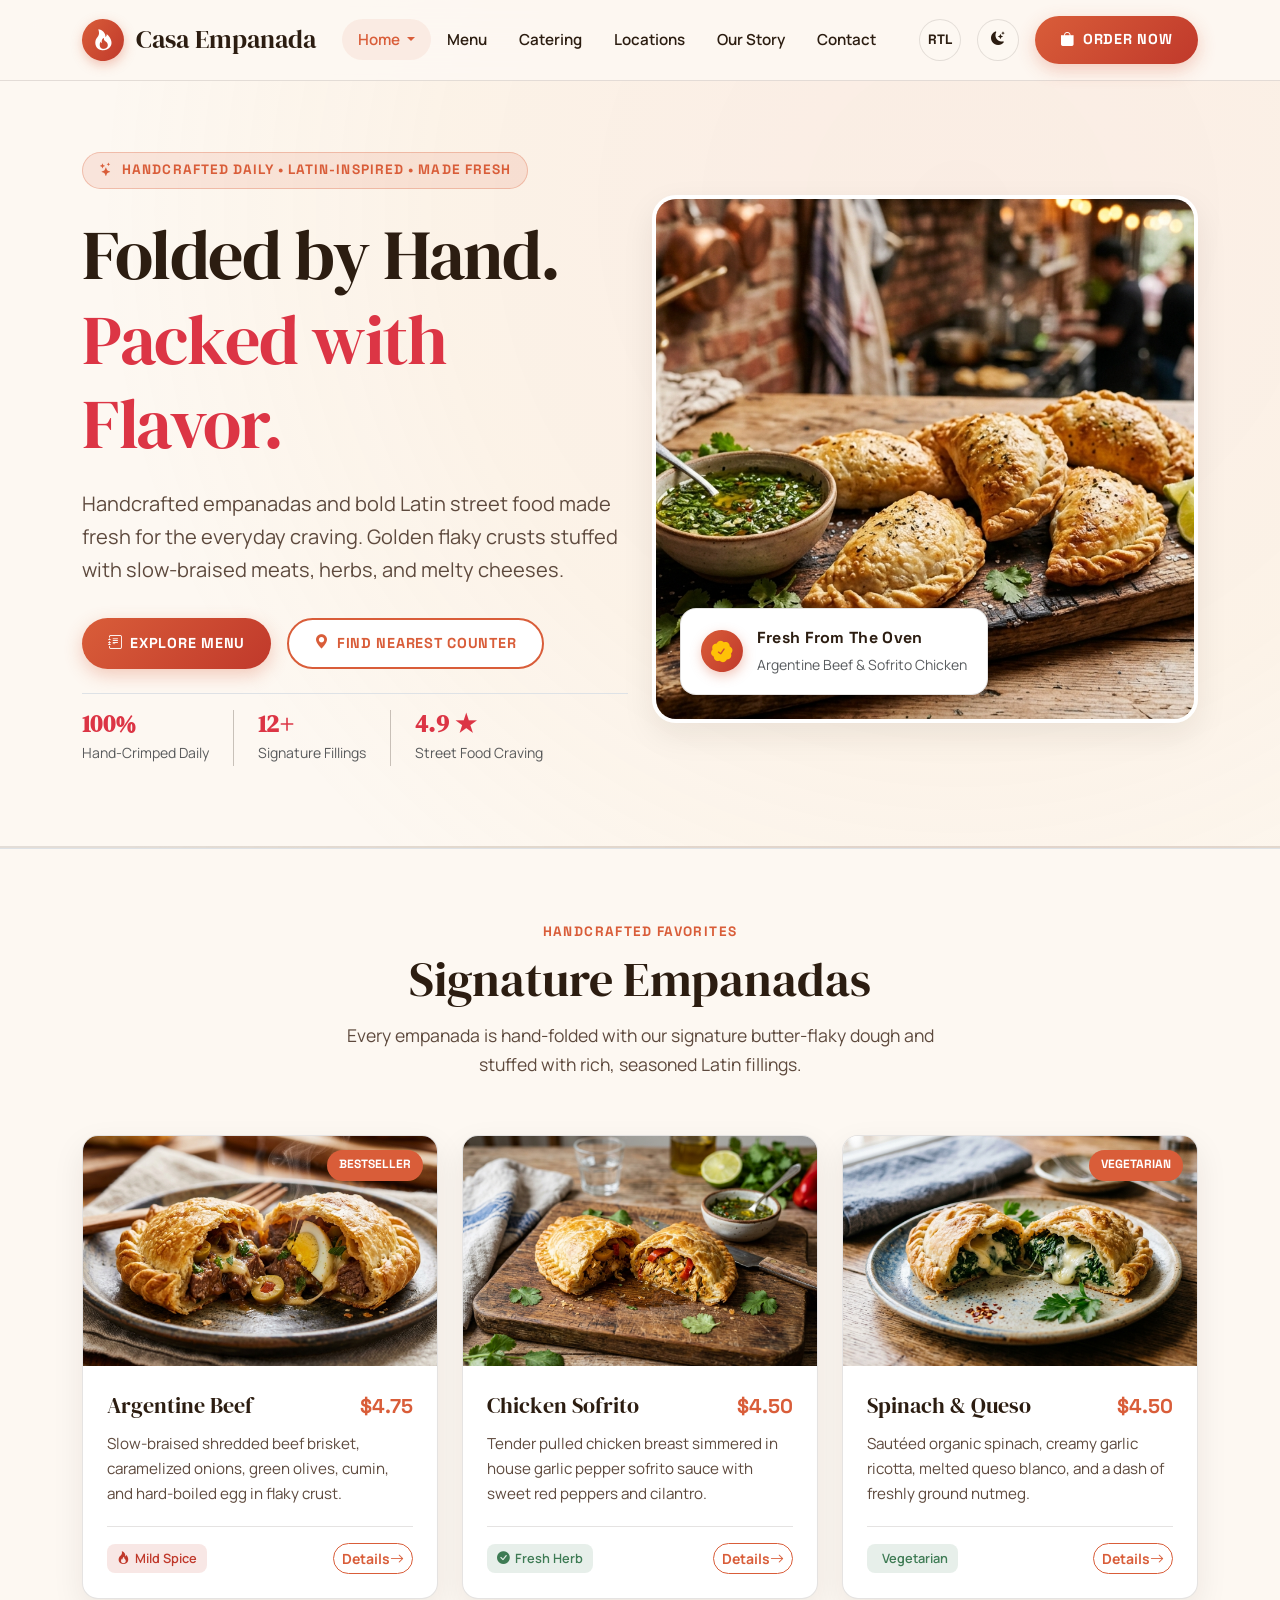
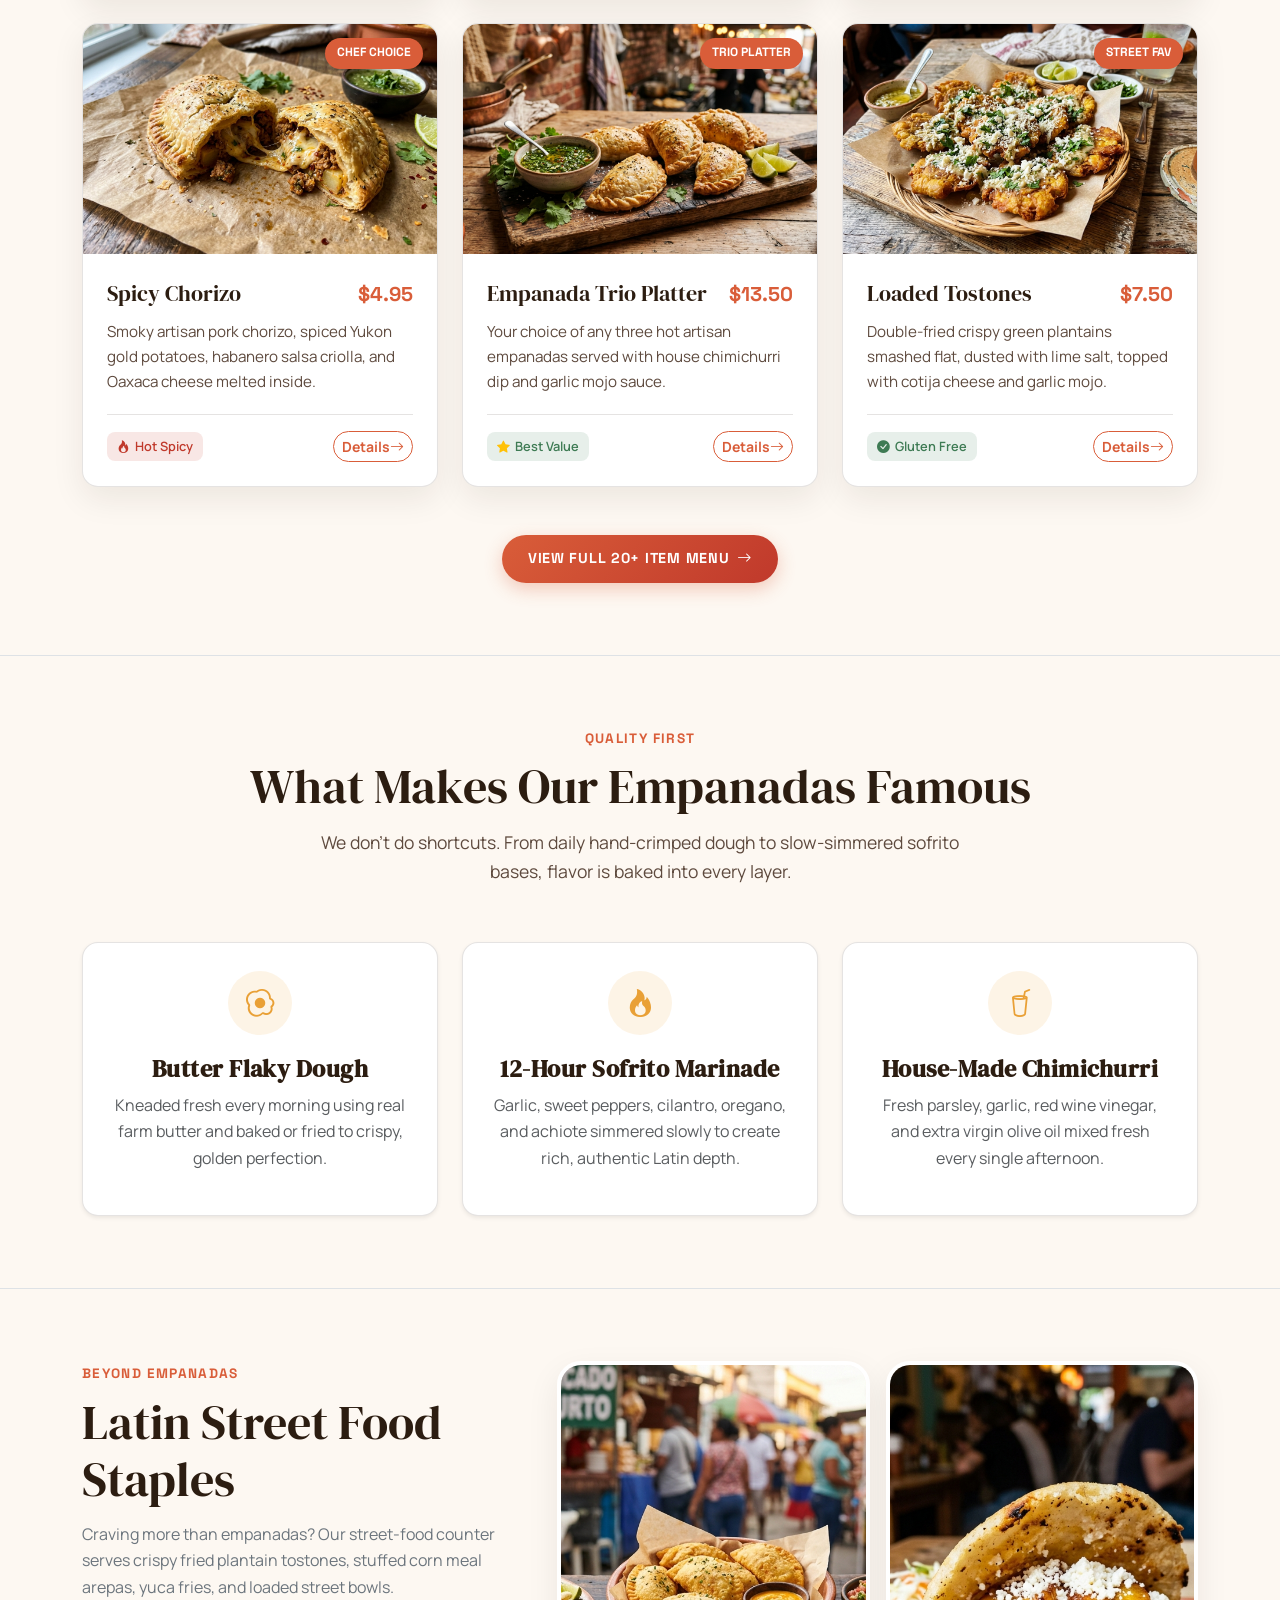
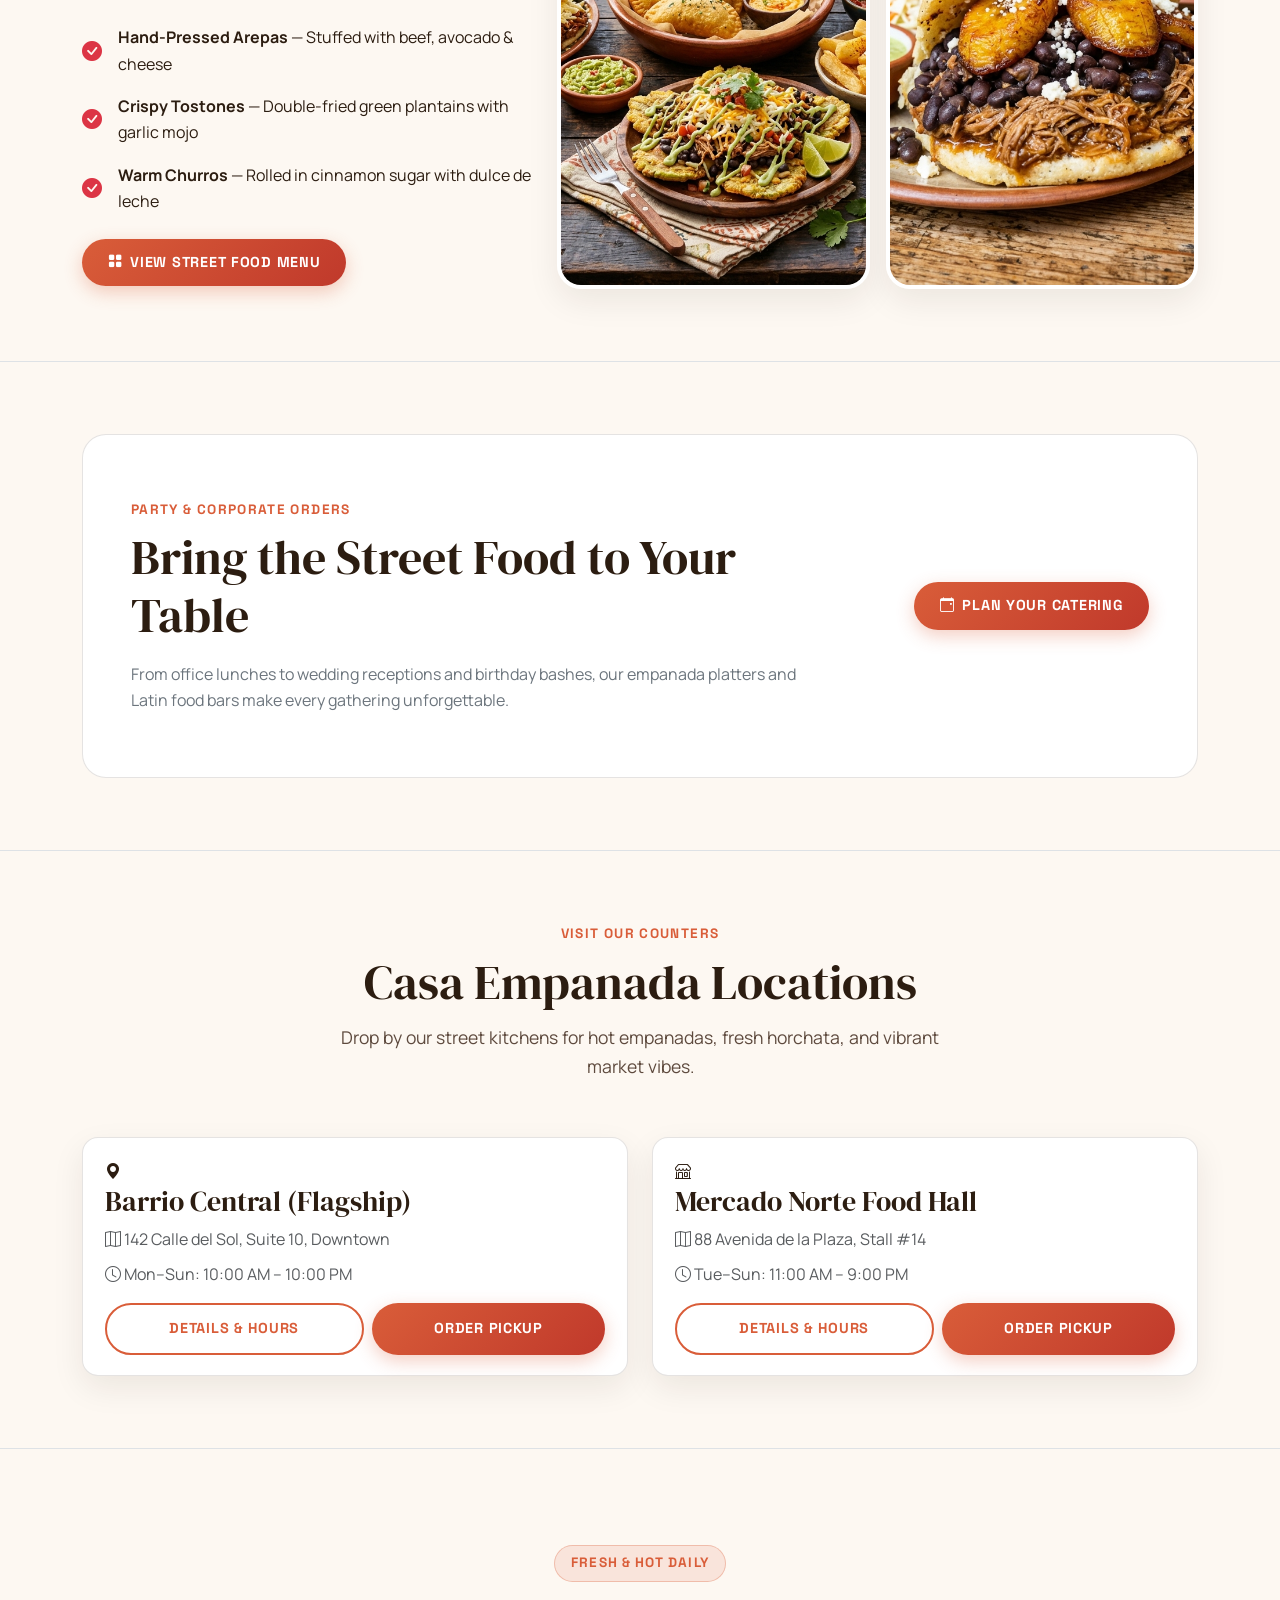
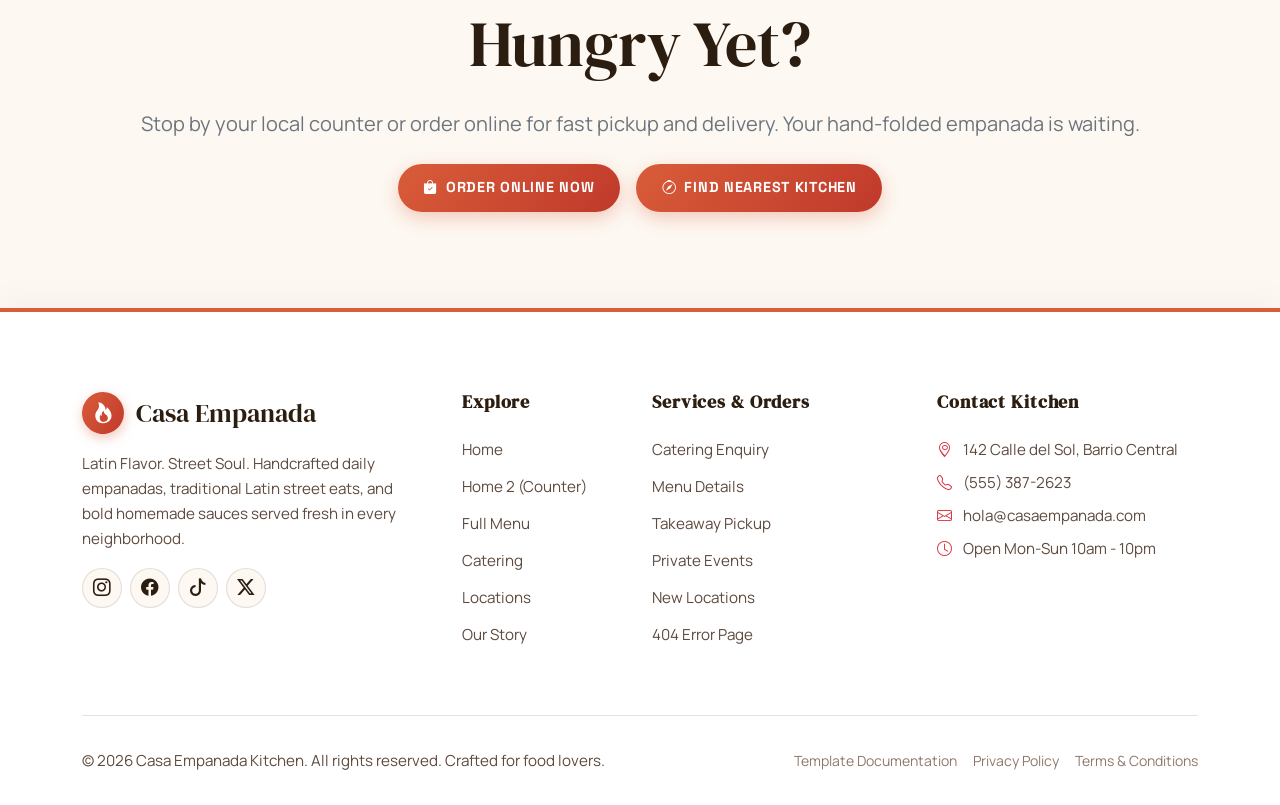
<file: index.html>
<!DOCTYPE html>
<html lang="en" data-theme="light">
<head>
  <meta charset="UTF-8">
  <meta name="viewport" content="width=device-width, initial-scale=1.0">
  <title>Casa Empanada — Handcrafted Latin Street Food & Empanadas</title>
  <meta name="description" content="Authentic handcrafted empanadas, stuffed arepas, crispy tostones, and Latin street food kitchen made fresh daily. Order takeaway or catering today.">
  <meta name="keywords" content="empanadas, latin street food, authentic empanada, arepas, tostones, chimichurri, catering, food truck">

  <!-- Open Graph -->
  <meta property="og:title" content="Casa Empanada — Latin Flavor. Street Soul.">
  <meta property="og:description" content="Handcrafted empanadas and bold Latin street food made fresh daily.">
  <meta property="og:image" content="assets/images/hero/hero-empanadas.jpg">

  <!-- Favicon -->
  <link rel="icon" type="image/svg+xml" href="assets/images/favicon.svg">

  <!-- Vendor & Custom CSS -->
  <link rel="stylesheet" href="assets/css/bootstrap.min.css">
  <link rel="stylesheet" href="assets/css/bootstrap-icons.min.css">
  <link rel="stylesheet" href="https://cdn.jsdelivr.net/npm/bootstrap-icons@1.11.3/font/bootstrap-icons.min.css">
  <link rel="stylesheet" href="assets/css/style.css">
</head>
<body>

  <!-- ==================== MANDATORY NAVBAR ==================== -->
  <nav class="navbar navbar-expand-xl navbar-casa" aria-label="Main navigation">
    <div class="container">
      <a class="navbar-brand-casa" href="index.html">
        <div class="brand-icon"><i class="bi bi-fire"></i></div>
        <span>Casa Empanada</span>
      </a>

      <div class="d-flex align-items-center gap-2 d-xl-none">
        <button class="navbar-toggler border-0 shadow-none p-2" type="button" data-bs-toggle="collapse" data-bs-target="#casaNavbar" aria-controls="casaNavbar" aria-expanded="false" aria-label="Toggle navigation">
          <i class="bi bi-list fs-1 text-primary"></i>
        </button>
      </div>

      <div class="collapse navbar-collapse" id="casaNavbar">
        <ul class="navbar-nav mx-auto mb-2 mb-xl-0 align-items-xl-center">
          <!-- Home Dropdown -->
          <li class="nav-item dropdown">
            <a class="nav-link nav-link-casa dropdown-toggle active" href="#" id="homeDropdown" role="button" data-bs-toggle="dropdown" aria-expanded="false">
              Home
            </a>
            <ul class="dropdown-menu dropdown-menu-casa" aria-labelledby="homeDropdown">
              <li><a class="dropdown-item dropdown-item-casa active" href="index.html">Home 1 — Editorial Classic</a></li>
              <li><a class="dropdown-item dropdown-item-casa" href="home-2.html">Home 2 — The Empanada Counter</a></li>
            </ul>
          </li>

          <li class="nav-item">
            <a class="nav-link nav-link-casa" href="menu.html">Menu</a>
          </li>
          <li class="nav-item">
            <a class="nav-link nav-link-casa" href="catering.html">Catering</a>
          </li>
          <li class="nav-item">
            <a class="nav-link nav-link-casa" href="locations.html">Locations</a>
          </li>
          <li class="nav-item">
            <a class="nav-link nav-link-casa" href="our-story.html">Our Story</a>
          </li>
          <li class="nav-item">
            <a class="nav-link nav-link-casa" href="contact.html">Contact</a>
          </li>
        </ul>

        <!-- Mobile/Tab Navigation Action Controls (Inside Menu Collapse) -->
        <div class="mobile-nav-actions d-xl-none mt-3 pt-3 border-top d-flex align-items-center justify-content-between gap-3">
          <div class="d-flex align-items-center gap-2">
            <button class="btn-rtl-toggle" type="button" aria-label="Toggle RTL direction" title="Toggle RTL direction">RTL</button>
            <button class="btn-theme-toggle" type="button" aria-label="Toggle light and dark theme">
              <i class="bi bi-moon-stars-fill"></i>
            </button>
          </div>
          <a href="menu.html" class="btn-casa-primary btn-sm" data-bs-toggle="modal" data-bs-target="#orderNowModal">
            <i class="bi bi-bag-fill"></i> Order Now
          </a>
        </div>

        <div class="d-none d-xl-flex align-items-center gap-3">
          <button class="btn-rtl-toggle" type="button" aria-label="Toggle RTL direction" title="Toggle RTL direction">RTL</button>
          <button class="btn-theme-toggle" type="button" aria-label="Toggle theme">
            <i class="bi bi-moon-stars-fill"></i>
          </button>
          <a href="menu.html" class="btn-casa-primary" data-bs-toggle="modal" data-bs-target="#orderNowModal">
            <i class="bi bi-bag-fill"></i> Order Now
          </a>
        </div>
      </div>
    </div>
  </nav>

  <!-- ==================== HERO SECTION ==================== -->
  <section class="hero-section home-1-hero">
    <div class="container">
      <div class="row align-items-center gy-5">
        <div class="col-lg-6">
          <div class="hero-badge">
            <i class="bi bi-stars"></i> Handcrafted Daily • Latin-Inspired • Made Fresh
          </div>
          <h1 class="hero-title">Folded by Hand.<br><span class="text-danger">Packed with Flavor.</span></h1>
          <p class="hero-lead">Handcrafted empanadas and bold Latin street food made fresh for the everyday craving. Golden flaky crusts stuffed with slow-braised meats, herbs, and melty cheeses.</p>
          
          <div class="hero-btn-group d-flex flex-wrap gap-3">
            <a href="menu.html" class="btn-casa-primary">
              <i class="bi bi-journal-text"></i> Explore Menu
            </a>
            <a href="locations.html" class="btn-casa-secondary">
              <i class="bi bi-geo-alt-fill"></i> Find Nearest Counter
            </a>
          </div>

          <div class="d-flex align-items-center gap-4 mt-4 pt-3 border-top border-opacity-10">
            <div>
              <h4 class="font-accent fw-bold mb-0 text-danger">100%</h4>
              <small class="text-muted">Hand-Crimped Daily</small>
            </div>
            <div class="vr opacity-25"></div>
            <div>
              <h4 class="font-accent fw-bold mb-0 text-danger">12+</h4>
              <small class="text-muted">Signature Fillings</small>
            </div>
            <div class="vr opacity-25"></div>
            <div>
              <h4 class="font-accent fw-bold mb-0 text-danger">4.9 ★</h4>
              <small class="text-muted">Street Food Craving</small>
            </div>
          </div>
        </div>

        <div class="col-lg-6">
          <div class="hero-image-wrapper">
            <img src="assets/images/hero/hero-empanadas.jpg" alt="Golden handmade empanadas served with fresh chimichurri dip">
            <div class="floating-card-badge">
              <div class="brand-icon"><i class="bi bi-patch-check-fill text-warning"></i></div>
              <div>
                <strong class="d-block font-accent">Fresh From The Oven</strong>
                <small class="text-muted">Argentine Beef &amp; Sofrito Chicken</small>
              </div>
            </div>
          </div>
        </div>
      </div>
    </div>
  </section>

  <!-- ==================== SIGNATURE EMPANADAS ==================== -->
  <section class="py-5 border-top border-bottom border-opacity-10">
    <div class="container py-4">
      <div class="section-header text-center">
        <span class="section-tag">Handcrafted Favorites</span>
        <h2 class="section-title">Signature Empanadas</h2>
        <p class="section-subtitle mx-auto">Every empanada is hand-folded with our signature butter-flaky dough and stuffed with rich, seasoned Latin fillings.</p>
      </div>

      <div class="row g-4">
        <!-- Item 1 -->
        <div class="col-md-6 col-lg-4 reveal-element">
          <div class="food-card">
            <div class="food-card-img-wrap">
              <img src="assets/images/empanadas/empanada-cut-beef.jpg" alt="Argentine Beef Empanada">
              <span class="food-card-badge">Bestseller</span>
            </div>
            <div class="food-card-body">
              <div class="food-card-title-row">
                <h3 class="food-card-title"><a href="menu-details.html" class="text-reset">Argentine Beef</a></h3>
                <span class="food-card-price">$4.75</span>
              </div>
              <p class="food-card-desc">Slow-braised shredded beef brisket, caramelized onions, green olives, cumin, and hard-boiled egg in flaky crust.</p>
              <div class="food-card-meta">
                <span class="dietary-tag spicy"><i class="bi bi-fire"></i> Mild Spice</span>
                <a href="menu-details.html" class="btn btn-sm btn-outline-danger rounded-pill fw-bold">Details <i class="bi bi-arrow-right"></i></a>
              </div>
            </div>
          </div>
        </div>

        <!-- Item 2 -->
        <div class="col-md-6 col-lg-4 reveal-element">
          <div class="food-card">
            <div class="food-card-img-wrap">
              <img src="assets/images/menu/empanada-chicken-sofrito.jpg" alt="Chicken Sofrito Empanada">
            </div>
            <div class="food-card-body">
              <div class="food-card-title-row">
                <h3 class="food-card-title"><a href="menu-details.html" class="text-reset">Chicken Sofrito</a></h3>
                <span class="food-card-price">$4.50</span>
              </div>
              <p class="food-card-desc">Tender pulled chicken breast simmered in house garlic pepper sofrito sauce with sweet red peppers and cilantro.</p>
              <div class="food-card-meta">
                <span class="dietary-tag veg"><i class="bi bi-check-circle-fill"></i> Fresh Herb</span>
                <a href="menu-details.html" class="btn btn-sm btn-outline-danger rounded-pill fw-bold">Details <i class="bi bi-arrow-right"></i></a>
              </div>
            </div>
          </div>
        </div>

        <!-- Item 3 -->
        <div class="col-md-6 col-lg-4 reveal-element">
          <div class="food-card">
            <div class="food-card-img-wrap">
              <img src="assets/images/menu/empanada-spinach-queso.jpg" alt="Spinach & Queso Blanco">
              <span class="food-card-badge bg-success">Vegetarian</span>
            </div>
            <div class="food-card-body">
              <div class="food-card-title-row">
                <h3 class="food-card-title"><a href="menu-details.html" class="text-reset">Spinach &amp; Queso</a></h3>
                <span class="food-card-price">$4.50</span>
              </div>
              <p class="food-card-desc">Sautéed organic spinach, creamy garlic ricotta, melted queso blanco, and a dash of freshly ground nutmeg.</p>
              <div class="food-card-meta">
                <span class="dietary-tag veg"><i class="bi bi-leaf-fill"></i> Vegetarian</span>
                <a href="menu-details.html" class="btn btn-sm btn-outline-danger rounded-pill fw-bold">Details <i class="bi bi-arrow-right"></i></a>
              </div>
            </div>
          </div>
        </div>

        <!-- Item 4 -->
        <div class="col-md-6 col-lg-4 reveal-element">
          <div class="food-card">
            <div class="food-card-img-wrap">
              <img src="assets/images/menu/empanada-spicy-chorizo.jpg" alt="Spicy Chorizo & Potato">
              <span class="food-card-badge">Chef Choice</span>
            </div>
            <div class="food-card-body">
              <div class="food-card-title-row">
                <h3 class="food-card-title"><a href="menu-details.html" class="text-reset">Spicy Chorizo</a></h3>
                <span class="food-card-price">$4.95</span>
              </div>
              <p class="food-card-desc">Smoky artisan pork chorizo, spiced Yukon gold potatoes, habanero salsa criolla, and Oaxaca cheese melted inside.</p>
              <div class="food-card-meta">
                <span class="dietary-tag spicy"><i class="bi bi-fire"></i> Hot Spicy</span>
                <a href="menu-details.html" class="btn btn-sm btn-outline-danger rounded-pill fw-bold">Details <i class="bi bi-arrow-right"></i></a>
              </div>
            </div>
          </div>
        </div>

        <!-- Item 5 -->
        <div class="col-md-6 col-lg-4 reveal-element">
          <div class="food-card">
            <div class="food-card-img-wrap">
              <img src="assets/images/hero/hero-empanadas.jpg" alt="Fiesta Empanada Trio Platter">
              <span class="food-card-badge bg-warning text-dark">Trio Platter</span>
            </div>
            <div class="food-card-body">
              <div class="food-card-title-row">
                <h3 class="food-card-title"><a href="menu.html" class="text-reset">Empanada Trio Platter</a></h3>
                <span class="food-card-price">$13.50</span>
              </div>
              <p class="food-card-desc">Your choice of any three hot artisan empanadas served with house chimichurri dip and garlic mojo sauce.</p>
              <div class="food-card-meta">
                <span class="dietary-tag veg"><i class="bi bi-star-fill text-warning"></i> Best Value</span>
                <a href="menu.html" class="btn btn-sm btn-outline-danger rounded-pill fw-bold">Details <i class="bi bi-arrow-right"></i></a>
              </div>
            </div>
          </div>
        </div>

        <!-- Item 6 -->
        <div class="col-md-6 col-lg-4 reveal-element">
          <div class="food-card">
            <div class="food-card-img-wrap">
              <img src="assets/images/menu/crispy-tostones.jpg" alt="Loaded Garlic Mojo Tostones">
              <span class="food-card-badge bg-success">Street Fav</span>
            </div>
            <div class="food-card-body">
              <div class="food-card-title-row">
                <h3 class="food-card-title"><a href="menu.html" class="text-reset">Loaded Tostones</a></h3>
                <span class="food-card-price">$7.50</span>
              </div>
              <p class="food-card-desc">Double-fried crispy green plantains smashed flat, dusted with lime salt, topped with cotija cheese and garlic mojo.</p>
              <div class="food-card-meta">
                <span class="dietary-tag veg"><i class="bi bi-check-circle-fill"></i> Gluten Free</span>
                <a href="menu.html" class="btn btn-sm btn-outline-danger rounded-pill fw-bold">Details <i class="bi bi-arrow-right"></i></a>
              </div>
            </div>
          </div>
        </div>
      </div>

      <div class="text-center mt-5">
        <a href="menu.html" class="btn-casa-primary">View Full 20+ Item Menu <i class="bi bi-arrow-right"></i></a>
      </div>
    </div>
  </section>

  <!-- ==================== WHAT'S INSIDE (INGREDIENT CALLOUTS) ==================== -->
  <section class="py-5">
    <div class="container py-4">
      <div class="section-header text-center">
        <span class="section-tag">Quality First</span>
        <h2 class="section-title">What Makes Our Empanadas Famous</h2>
        <p class="section-subtitle mx-auto">We don't do shortcuts. From daily hand-crimped dough to slow-simmered sofrito bases, flavor is baked into every layer.</p>
      </div>

      <div class="row g-4 justify-content-center">
        <div class="col-lg-4 col-md-6 col-12 reveal-element">
          <div class="ingredient-card shadow-sm">
            <div class="ingredient-icon-wrap"><i class="bi bi-egg-fried"></i></div>
            <h4 class="font-accent fw-bold">Butter Flaky Dough</h4>
            <p class="text-muted fs-6">Kneaded fresh every morning using real farm butter and baked or fried to crispy, golden perfection.</p>
          </div>
        </div>

        <div class="col-lg-4 col-md-6 col-12 reveal-element">
          <div class="ingredient-card shadow-sm">
            <div class="ingredient-icon-wrap"><i class="bi bi-fire"></i></div>
            <h4 class="font-accent fw-bold">12-Hour Sofrito Marinade</h4>
            <p class="text-muted fs-6">Garlic, sweet peppers, cilantro, oregano, and achiote simmered slowly to create rich, authentic Latin depth.</p>
          </div>
        </div>

        <div class="col-lg-4 col-md-6 col-12 reveal-element">
          <div class="ingredient-card shadow-sm">
            <div class="ingredient-icon-wrap"><i class="bi bi-cup-straw"></i></div>
            <h4 class="font-accent fw-bold">House-Made Chimichurri</h4>
            <p class="text-muted fs-6">Fresh parsley, garlic, red wine vinegar, and extra virgin olive oil mixed fresh every single afternoon.</p>
          </div>
        </div>
      </div>
    </div>
  </section>

  <!-- ==================== STREET FOOD FAVORITES ==================== -->
  <section class="py-5 border-top border-bottom border-opacity-10">
    <div class="container py-4">
      <div class="row align-items-center gy-4">
        <div class="col-lg-5">
          <span class="section-tag">Beyond Empanadas</span>
          <h2 class="section-title">Latin Street Food Staples</h2>
          <p class="text-secondary">Craving more than empanadas? Our street-food counter serves crispy fried plantain tostones, stuffed corn meal arepas, yuca fries, and loaded street bowls.</p>
          
          <ul class="list-unstyled my-4">
            <li class="mb-3 d-flex align-items-center gap-3">
              <i class="bi bi-check-circle-fill text-danger fs-5"></i>
              <div><strong>Hand-Pressed Arepas</strong> — Stuffed with beef, avocado &amp; cheese</div>
            </li>
            <li class="mb-3 d-flex align-items-center gap-3">
              <i class="bi bi-check-circle-fill text-danger fs-5"></i>
              <div><strong>Crispy Tostones</strong> — Double-fried green plantains with garlic mojo</div>
            </li>
            <li class="mb-3 d-flex align-items-center gap-3">
              <i class="bi bi-check-circle-fill text-danger fs-5"></i>
              <div><strong>Warm Churros</strong> — Rolled in cinnamon sugar with dulce de leche</div>
            </li>
          </ul>

          <a href="menu.html" class="btn-casa-yellow"><i class="bi bi-grid-fill"></i> View Street Food Menu</a>
        </div>

        <div class="col-lg-7">
          <div class="row g-3">
            <div class="col-12 col-sm-6">
              <div class="hero-image-wrapper">
                <img src="assets/images/street-food/street-food-spread.jpg" alt="Latin Street Food Spread">
              </div>
            </div>
            <div class="col-12 col-sm-6">
              <div class="hero-image-wrapper">
                <img src="assets/images/menu/stuffed-arepa.jpg" alt="Artisanal Hand-Pressed Venezuelan Pabellón Arepa">
              </div>
            </div>
          </div>
        </div>
      </div>
    </div>
  </section>

  <!-- ==================== CATERING PREVIEW ==================== -->
  <section class="py-5">
    <div class="container py-4">
      <div class="split-feature text-center text-lg-start">
        <div class="row align-items-center gy-4">
          <div class="col-lg-8">
            <span class="section-tag text-warning">Party &amp; Corporate Orders</span>
            <h2 class="section-title mb-3">Bring the Street Food to Your Table</h2>
            <p class="text-secondary mb-0">From office lunches to wedding receptions and birthday bashes, our empanada platters and Latin food bars make every gathering unforgettable.</p>
          </div>
          <div class="col-lg-4 text-lg-end">
            <a href="catering.html" class="btn-casa-primary btn-lg"><i class="bi bi-calendar-event"></i> Plan Your Catering</a>
          </div>
        </div>
      </div>
    </div>
  </section>

  <!-- ==================== LOCATIONS PREVIEW ==================== -->
  <section class="py-5 border-top border-bottom border-opacity-10 home-locations-preview">
    <div class="container py-4">
      <div class="section-header text-center">
        <span class="section-tag">Visit Our Counters</span>
        <h2 class="section-title">Casa Empanada Locations</h2>
        <p class="section-subtitle mx-auto">Drop by our street kitchens for hot empanadas, fresh horchata, and vibrant market vibes.</p>
      </div>

      <div class="row g-4">
        <!-- Location 1 -->
        <div class="col-md-6 reveal-element">
          <div class="location-card">
            <div class="location-map-placeholder">
              <i class="bi bi-geo-alt-fill"></i>
            </div>
            <h3 class="font-heading">Barrio Central (Flagship)</h3>
            <p class="text-muted mb-2"><i class="bi bi-map"></i> 142 Calle del Sol, Suite 10, Downtown</p>
            <p class="text-muted mb-3"><i class="bi bi-clock"></i> Mon–Sun: 10:00 AM – 10:00 PM</p>
            <div class="d-flex gap-2">
              <a href="location-details.html" class="btn-casa-secondary flex-grow-1 text-center">Details &amp; Hours</a>
              <a href="contact.html" class="btn-casa-primary flex-grow-1 text-center">Order Pickup</a>
            </div>
          </div>
        </div>

        <!-- Location 2 -->
        <div class="col-md-6 reveal-element">
          <div class="location-card">
            <div class="location-map-placeholder">
              <i class="bi bi-shop"></i>
            </div>
            <h3 class="font-heading">Mercado Norte Food Hall</h3>
            <p class="text-muted mb-2"><i class="bi bi-map"></i> 88 Avenida de la Plaza, Stall #14</p>
            <p class="text-muted mb-3"><i class="bi bi-clock"></i> Tue–Sun: 11:00 AM – 9:00 PM</p>
            <div class="d-flex gap-2">
              <a href="location-details.html" class="btn-casa-secondary flex-grow-1 text-center">Details &amp; Hours</a>
              <a href="contact.html" class="btn-casa-primary flex-grow-1 text-center">Order Pickup</a>
            </div>
          </div>
        </div>
      </div>
    </div>
  </section>

  <!-- ==================== FINAL CTA ==================== -->
  <section class="py-5 text-center position-relative">
    <div class="container py-5">
      <span class="hero-badge bg-danger text-white border-0">Fresh &amp; Hot Daily</span>
      <h2 class="display-3 font-heading mb-4">Hungry Yet?</h2>
      <p class="fs-5 text-secondary max-width-600 mx-auto mb-4">Stop by your local counter or order online for fast pickup and delivery. Your hand-folded empanada is waiting.</p>
      <div class="cta-btn-group d-flex justify-content-center gap-3 flex-wrap">
        <a href="menu.html" class="btn-casa-primary btn-lg"><i class="bi bi-bag-check-fill"></i> Order Online Now</a>
        <a href="locations.html" class="btn-casa-yellow btn-lg"><i class="bi bi-compass"></i> Find Nearest Kitchen</a>
      </div>
    </div>
  </section>

  <!-- ==================== MANDATORY FOOTER ==================== -->
  <footer class="footer-casa" aria-label="Site footer">
    <div class="container">
      <div class="row g-4">
        <!-- Col 1 -->
        <div class="col-lg-4 col-md-6">
          <a class="navbar-brand-casa mb-3 d-inline-flex" href="index.html">
            <div class="brand-icon"><i class="bi bi-fire"></i></div>
            <span class="brand-title">Casa Empanada</span>
          </a>
          <p class="footer-text pe-lg-4">Latin Flavor. Street Soul. Handcrafted daily empanadas, traditional Latin street eats, and bold homemade sauces served fresh in every neighborhood.</p>
          <div class="d-flex gap-2 mt-3">
            <a href="#" class="social-icon-btn" aria-label="Instagram"><i class="bi bi-instagram"></i></a>
            <a href="#" class="social-icon-btn" aria-label="Facebook"><i class="bi bi-facebook"></i></a>
            <a href="#" class="social-icon-btn" aria-label="TikTok"><i class="bi bi-tiktok"></i></a>
            <a href="#" class="social-icon-btn" aria-label="Twitter/X"><i class="bi bi-twitter-x"></i></a>
          </div>
        </div>

        <!-- Col 2 -->
        <div class="col-lg-2 col-md-6">
          <h5>Explore</h5>
          <ul class="footer-links">
            <li><a href="index.html">Home</a></li>
            <li><a href="home-2.html">Home 2 (Counter)</a></li>
            <li><a href="menu.html">Full Menu</a></li>
            <li><a href="catering.html">Catering</a></li>
            <li><a href="locations.html">Locations</a></li>
            <li><a href="our-story.html">Our Story</a></li>
          </ul>
        </div>

        <!-- Col 3 -->
        <div class="col-lg-3 col-md-6">
          <h5>Services &amp; Orders</h5>
          <ul class="footer-links">
            <li><a href="catering-order.html">Catering Enquiry</a></li>
            <li><a href="menu-details.html">Menu Details</a></li>
            <li><a href="locations.html">Takeaway Pickup</a></li>
            <li><a href="contact.html">Private Events</a></li>
            <li><a href="coming-soon.html">New Locations</a></li>
            <li><a href="404.html">404 Error Page</a></li>
          </ul>
        </div>

        <!-- Col 4 -->
        <div class="col-lg-3 col-md-6">
          <h5>Contact Kitchen</h5>
          <p class="footer-contact-item mb-2"><i class="bi bi-geo-alt text-danger me-2"></i> 142 Calle del Sol, Barrio Central</p>
          <p class="footer-contact-item mb-2"><i class="bi bi-telephone text-danger me-2"></i> (555) 387-2623</p>
          <p class="footer-contact-item mb-2"><i class="bi bi-envelope text-danger me-2"></i> hola@casaempanada.com</p>
          <p class="footer-contact-item mb-0"><i class="bi bi-clock text-danger me-2"></i> Open Mon-Sun 10am - 10pm</p>
        </div>
      </div>

      <div class="footer-bottom d-flex flex-column flex-md-row justify-content-between align-items-center gap-3">
        <p class="mb-0 small">&copy; 2026 Casa Empanada Kitchen. All rights reserved. Crafted for food lovers.</p>
        <div class="d-flex gap-3 small">
          <a href="documentation/index.html">Template Documentation</a>
          <a href="#">Privacy Policy</a>
          <a href="#">Terms &amp; Conditions</a>
        </div>
      </div>
    </div>
  </footer>

  <!-- Back to Top Button -->
  <button class="btn-back-to-top" aria-label="Back to top">
    <i class="bi bi-arrow-up-short"></i>
  </button>

  <!-- Order Now Quick Modal -->
  <div class="modal fade" id="orderNowModal" tabindex="-1" aria-labelledby="orderNowModalLabel" aria-hidden="true">
    <div class="modal-dialog modal-dialog-centered">
      <div class="modal-content bg-surface border-0 rounded-4 p-3 shadow-lg">
        <div class="modal-header border-0 pb-0">
          <h4 class="modal-title font-heading fw-bold" id="orderNowModalLabel">Choose Your Order Method</h4>
          <button type="button" class="btn-close" data-bs-dismiss="modal" aria-label="Close"></button>
        </div>
        <div class="modal-body py-4">
          <p class="text-muted mb-4">Select how you'd like to enjoy your fresh Casa Empanada order today:</p>
          <div class="d-grid gap-3">
            <a href="locations.html" class="btn-casa-primary justify-content-center py-3">
              <i class="bi bi-bag-fill fs-5"></i> Pickup at Nearest Counter
            </a>
            <a href="catering-order.html" class="btn-casa-yellow justify-content-center py-3">
              <i class="bi bi-calendar-event fs-5"></i> Order Catering Package
            </a>
            <a href="menu.html" class="btn-casa-secondary justify-content-center py-3">
              <i class="bi bi-journal-text fs-5"></i> Browse Online Menu
            </a>
          </div>
        </div>
      </div>
    </div>
  </div>

  <!-- Vendor & App JS -->
  <script src="assets/js/bootstrap.bundle.min.js"></script>
  <script src="assets/js/gsap.min.js"></script>
  <script src="assets/js/main.js"></script>
</body>
</html>
</file>
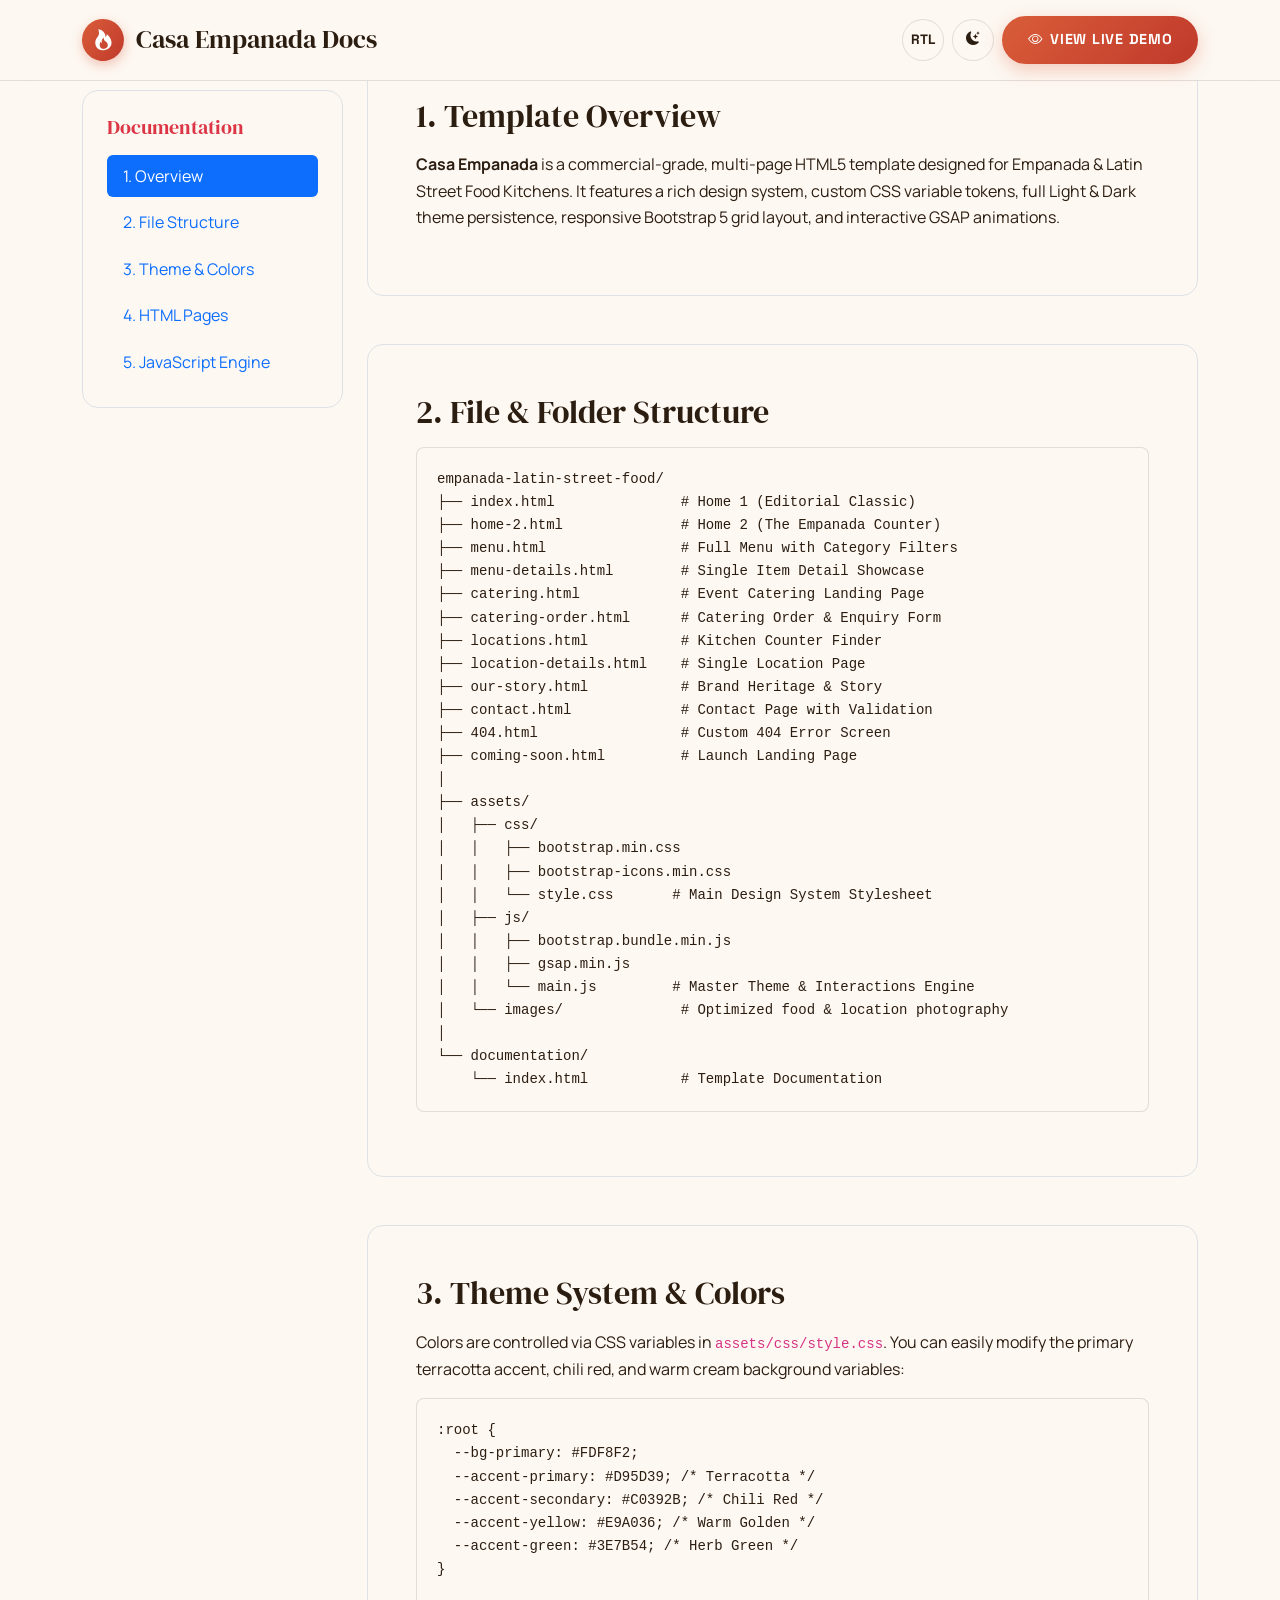
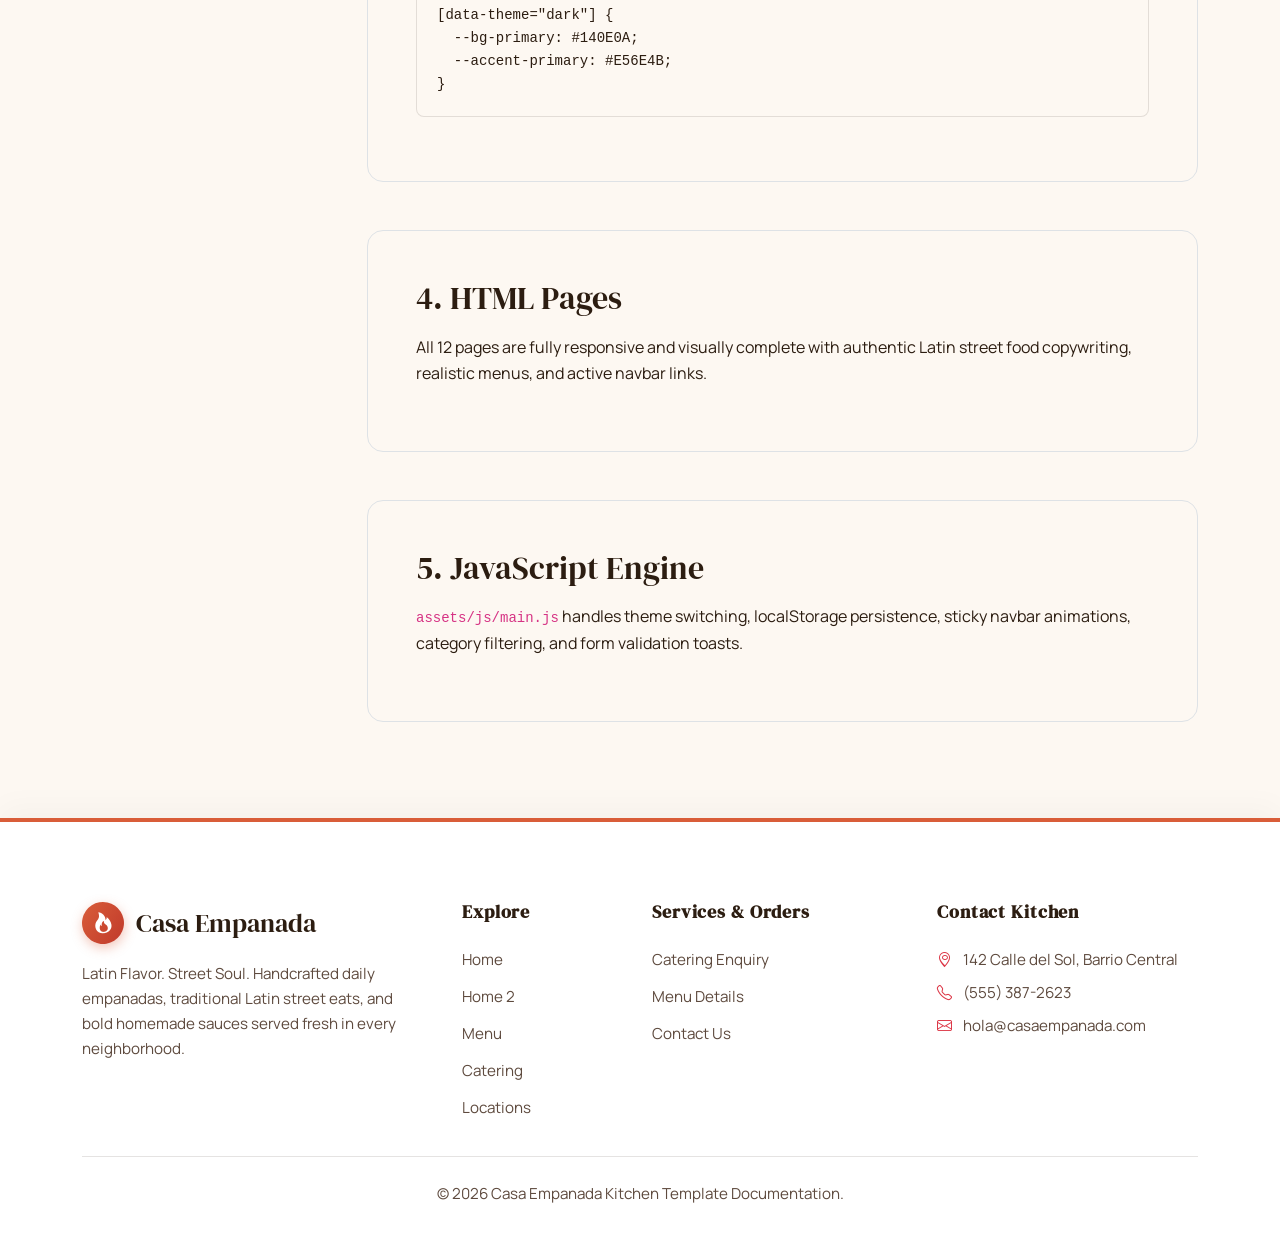
<file: documentation/index.html>
<!DOCTYPE html>
<html lang="en" data-theme="light">
<head>
  <meta charset="UTF-8">
  <meta name="viewport" content="width=device-width, initial-scale=1.0">
  <title>Documentation — Casa Empanada HTML Template</title>

  <!-- Favicon -->
  <link rel="icon" type="image/svg+xml" href="../assets/images/favicon.svg">

  <!-- Vendor & Custom CSS -->
  <link rel="stylesheet" href="../assets/css/bootstrap.min.css">
  <link rel="stylesheet" href="../assets/css/bootstrap-icons.min.css">
  <link rel="stylesheet" href="https://cdn.jsdelivr.net/npm/bootstrap-icons@1.11.3/font/bootstrap-icons.min.css">
  <link rel="stylesheet" href="../assets/css/style.css">
  <style>
    pre { background: var(--bg-secondary); padding: 1.25rem; border-radius: var(--radius-sm); border: 1px solid var(--border-color); color: var(--text-primary); }
  </style>
</head>
<body>

  <!-- NAVBAR -->
  <nav class="navbar navbar-expand-lg navbar-casa">
    <div class="container">
      <a class="navbar-brand-casa" href="../index.html">
        <div class="brand-icon"><i class="bi bi-fire"></i></div>
        <span>Casa Empanada Docs</span>
      </a>
      <div class="ms-auto d-flex align-items-center gap-2">
        <button class="btn-rtl-toggle" type="button" aria-label="Toggle RTL direction" title="Toggle RTL direction">RTL</button>
        <button class="btn-theme-toggle" type="button" aria-label="Toggle theme"><i class="bi bi-moon-stars-fill"></i></button>
        <a href="../index.html" class="btn-casa-primary btn-sm"><i class="bi bi-eye"></i> View Live Demo</a>
      </div>
    </div>
  </nav>

  <main class="py-5">
    <div class="container">
      <div class="row">
        <!-- Sidebar Nav -->
        <div class="col-lg-3 mb-4">
          <div class="bg-surface rounded-4 p-4 border sticky-top" style="top: 90px;">
            <h5 class="font-heading mb-3 text-danger">Documentation</h5>
            <div class="nav flex-column nav-pills gap-1">
              <a href="#intro" class="nav-link active">1. Overview</a>
              <a href="#structure" class="nav-link">2. File Structure</a>
              <a href="#colors" class="nav-link">3. Theme &amp; Colors</a>
              <a href="#pages" class="nav-link">4. HTML Pages</a>
              <a href="#js" class="nav-link">5. JavaScript Engine</a>
            </div>
          </div>
        </div>

        <!-- Main Docs Content -->
        <div class="col-lg-9">
          
          <!-- Section 1 -->
          <section id="intro" class="mb-5 bg-surface p-4 p-md-5 rounded-4 border">
            <h2 class="font-heading mb-3">1. Template Overview</h2>
            <p><strong>Casa Empanada</strong> is a commercial-grade, multi-page HTML5 template designed for Empanada &amp; Latin Street Food Kitchens. It features a rich design system, custom CSS variable tokens, full Light &amp; Dark theme persistence, responsive Bootstrap 5 grid layout, and interactive GSAP animations.</p>
          </section>

          <!-- Section 2 -->
          <section id="structure" class="mb-5 bg-surface p-4 p-md-5 rounded-4 border">
            <h2 class="font-heading mb-3">2. File &amp; Folder Structure</h2>
            <pre><code>empanada-latin-street-food/
├── index.html               # Home 1 (Editorial Classic)
├── home-2.html              # Home 2 (The Empanada Counter)
├── menu.html                # Full Menu with Category Filters
├── menu-details.html        # Single Item Detail Showcase
├── catering.html            # Event Catering Landing Page
├── catering-order.html      # Catering Order & Enquiry Form
├── locations.html           # Kitchen Counter Finder
├── location-details.html    # Single Location Page
├── our-story.html           # Brand Heritage & Story
├── contact.html             # Contact Page with Validation
├── 404.html                 # Custom 404 Error Screen
├── coming-soon.html         # Launch Landing Page
│
├── assets/
│   ├── css/
│   │   ├── bootstrap.min.css
│   │   ├── bootstrap-icons.min.css
│   │   └── style.css       # Main Design System Stylesheet
│   ├── js/
│   │   ├── bootstrap.bundle.min.js
│   │   ├── gsap.min.js
│   │   └── main.js         # Master Theme & Interactions Engine
│   └── images/              # Optimized food & location photography
│
└── documentation/
    └── index.html           # Template Documentation</code></pre>
          </section>

          <!-- Section 3 -->
          <section id="colors" class="mb-5 bg-surface p-4 p-md-5 rounded-4 border">
            <h2 class="font-heading mb-3">3. Theme System &amp; Colors</h2>
            <p>Colors are controlled via CSS variables in <code>assets/css/style.css</code>. You can easily modify the primary terracotta accent, chili red, and warm cream background variables:</p>
            <pre><code>:root {
  --bg-primary: #FDF8F2;
  --accent-primary: #D95D39; /* Terracotta */
  --accent-secondary: #C0392B; /* Chili Red */
  --accent-yellow: #E9A036; /* Warm Golden */
  --accent-green: #3E7B54; /* Herb Green */
}

[data-theme="dark"] {
  --bg-primary: #140E0A;
  --accent-primary: #E56E4B;
}</code></pre>
          </section>

          <!-- Section 4 -->
          <section id="pages" class="mb-5 bg-surface p-4 p-md-5 rounded-4 border">
            <h2 class="font-heading mb-3">4. HTML Pages</h2>
            <p>All 12 pages are fully responsive and visually complete with authentic Latin street food copywriting, realistic menus, and active navbar links.</p>
          </section>

          <!-- Section 5 -->
          <section id="js" class="mb-5 bg-surface p-4 p-md-5 rounded-4 border">
            <h2 class="font-heading mb-3">5. JavaScript Engine</h2>
            <p><code>assets/js/main.js</code> handles theme switching, localStorage persistence, sticky navbar animations, category filtering, and form validation toasts.</p>
          </section>

        </div>
      </div>
    </div>
  </main>

  <!-- FOOTER -->
  <footer class="footer-casa">
    <div class="container">
      <div class="row g-4 text-start">
        <div class="col-lg-4 col-md-6">
          <a class="navbar-brand-casa mb-3 d-inline-flex" href="../index.html">
            <div class="brand-icon"><i class="bi bi-fire"></i></div>
            <span class="brand-title">Casa Empanada</span>
          </a>
          <p class="footer-text pe-lg-4">Latin Flavor. Street Soul. Handcrafted daily empanadas, traditional Latin street eats, and bold homemade sauces served fresh in every neighborhood.</p>
        </div>
        <div class="col-lg-2 col-md-6">
          <h5>Explore</h5>
          <ul class="footer-links">
            <li><a href="../index.html">Home</a></li>
            <li><a href="../home-2.html">Home 2</a></li>
            <li><a href="../menu.html">Menu</a></li>
            <li><a href="../catering.html">Catering</a></li>
            <li><a href="../locations.html">Locations</a></li>
          </ul>
        </div>
        <div class="col-lg-3 col-md-6">
          <h5>Services &amp; Orders</h5>
          <ul class="footer-links">
            <li><a href="../catering-order.html">Catering Enquiry</a></li>
            <li><a href="../menu-details.html">Menu Details</a></li>
            <li><a href="../contact.html">Contact Us</a></li>
          </ul>
        </div>
        <div class="col-lg-3 col-md-6">
          <h5>Contact Kitchen</h5>
          <p class="footer-contact-item mb-2"><i class="bi bi-geo-alt text-danger me-2"></i> 142 Calle del Sol, Barrio Central</p>
          <p class="footer-contact-item mb-2"><i class="bi bi-telephone text-danger me-2"></i> (555) 387-2623</p>
          <p class="footer-contact-item mb-0"><i class="bi bi-envelope text-danger me-2"></i> hola@casaempanada.com</p>
        </div>
      </div>
      <div class="footer-bottom text-center pt-4 mt-4">
        <p class="mb-0 small">&copy; 2026 Casa Empanada Kitchen Template Documentation.</p>
      </div>
    </div>
  </footer>

  <script src="../assets/js/bootstrap.bundle.min.js"></script>
  <script src="../assets/js/main.js"></script>
</body>
</html>
</file>
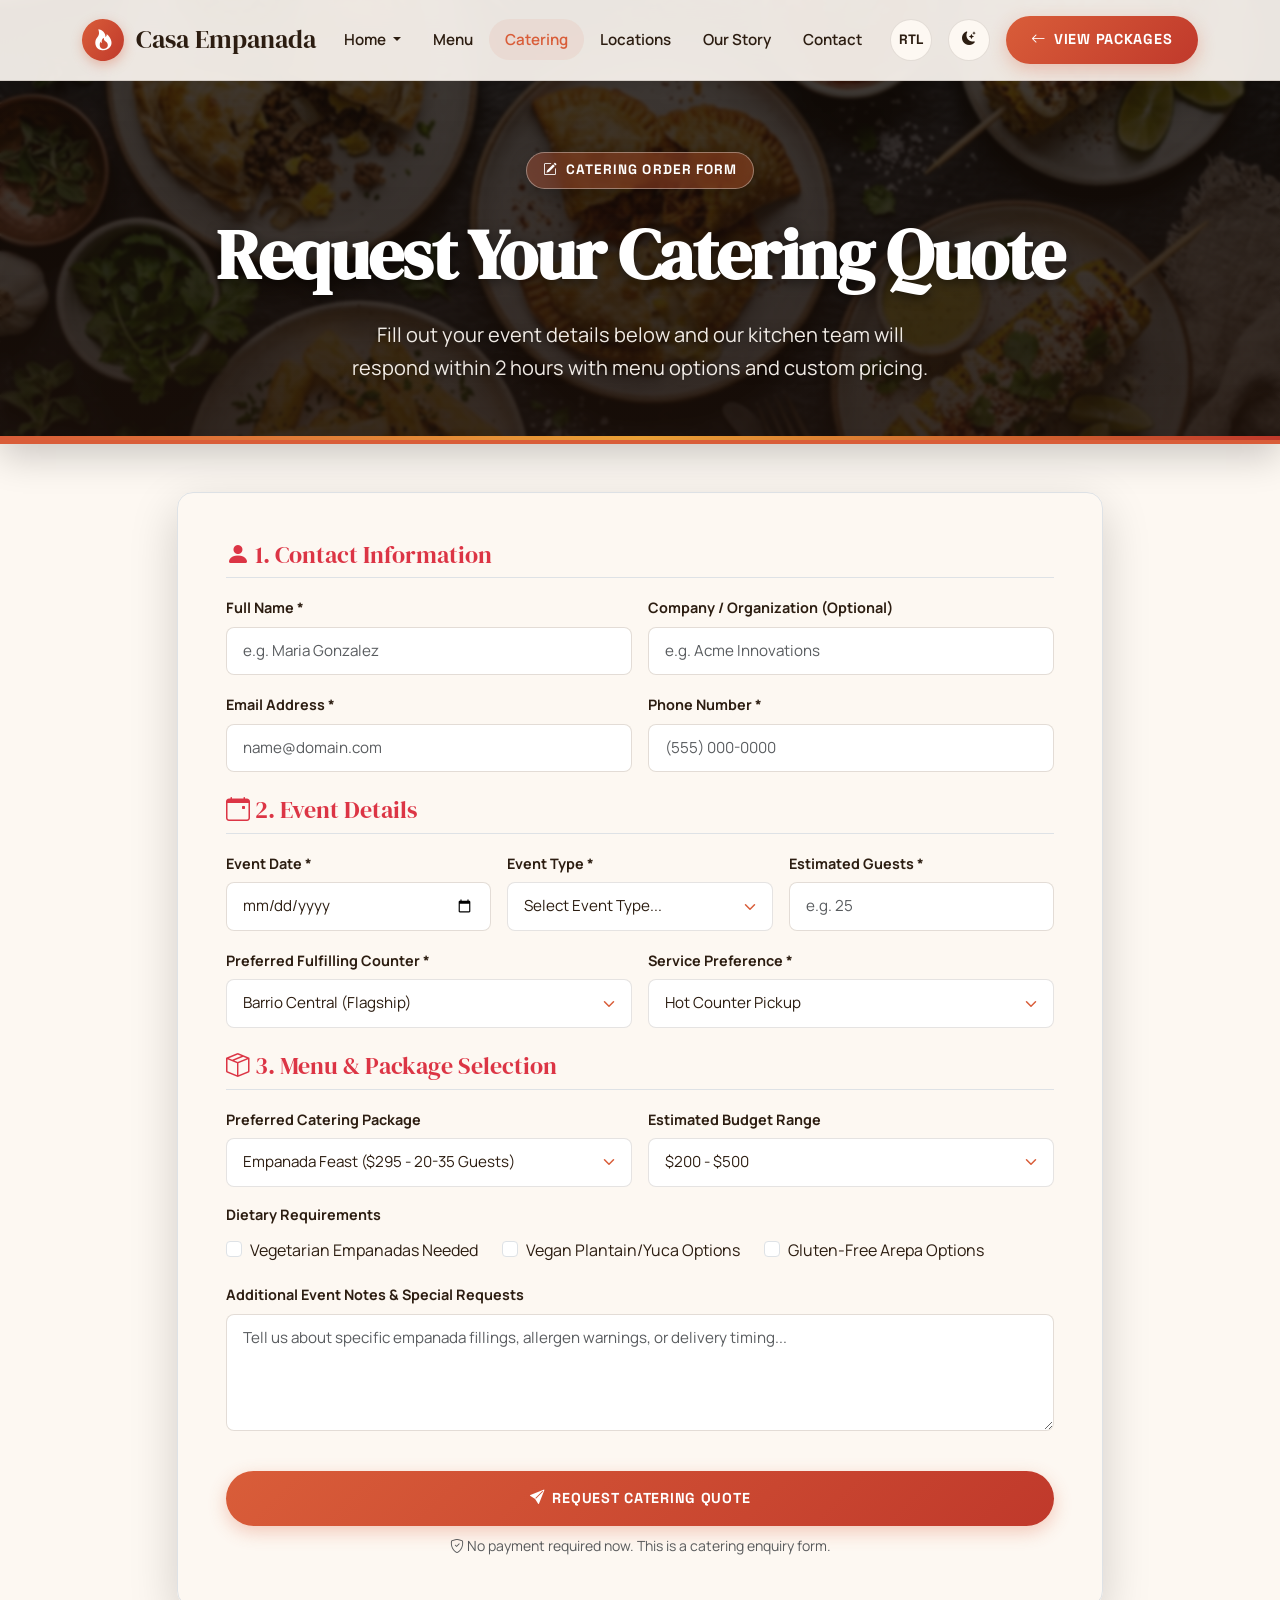
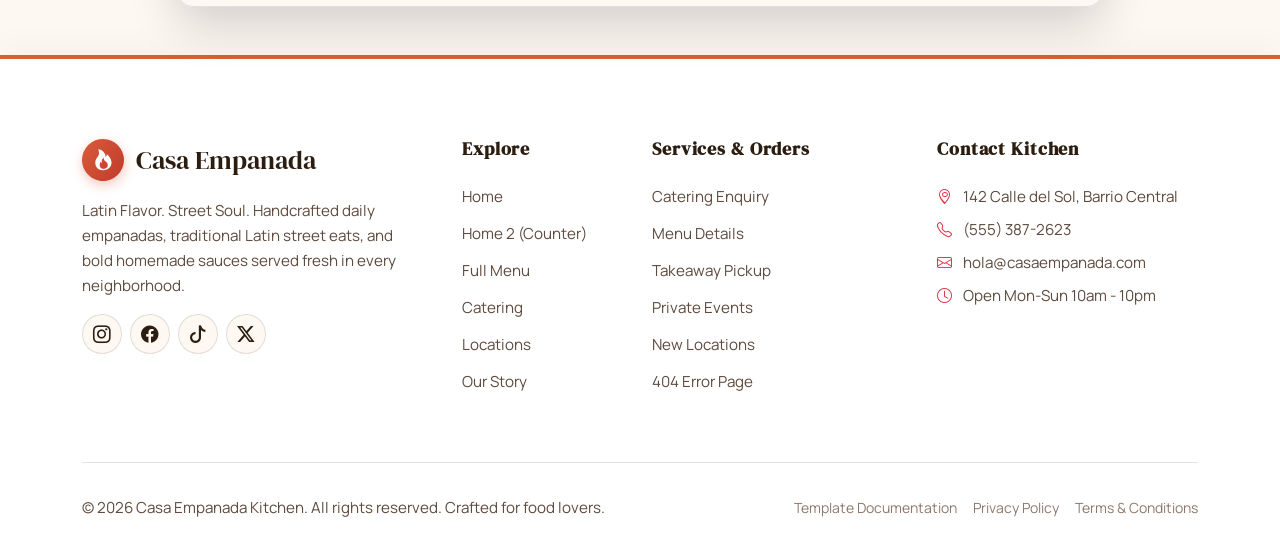
<file: catering-order.html>
<!DOCTYPE html>
<html lang="en" data-theme="light">
<head>
  <meta charset="UTF-8">
  <meta name="viewport" content="width=device-width, initial-scale=1.0">
  <title>Request Catering Quote — Casa Empanada Order Form</title>
  <meta name="description" content="Submit your event catering order or request a custom quote from Casa Empanada. Select packages, guest counts, dietary options, and delivery dates.">

  <!-- Favicon -->
  <link rel="icon" type="image/svg+xml" href="assets/images/favicon.svg">

  <!-- Vendor & Custom CSS -->
  <link rel="stylesheet" href="assets/css/bootstrap.min.css">
  <link rel="stylesheet" href="assets/css/bootstrap-icons.min.css">
  <link rel="stylesheet" href="https://cdn.jsdelivr.net/npm/bootstrap-icons@1.11.3/font/bootstrap-icons.min.css">
  <link rel="stylesheet" href="assets/css/style.css">
</head>
<body>

  <!-- ==================== MANDATORY NAVBAR ==================== -->
  <nav class="navbar navbar-expand-xl navbar-casa" aria-label="Main navigation">
    <div class="container">
      <a class="navbar-brand-casa" href="index.html">
        <div class="brand-icon"><i class="bi bi-fire"></i></div>
        <span>Casa Empanada</span>
      </a>

      <div class="d-flex align-items-center gap-2 d-xl-none">
        <button class="navbar-toggler border-0 shadow-none p-2" type="button" data-bs-toggle="collapse" data-bs-target="#casaNavbar" aria-controls="casaNavbar" aria-expanded="false" aria-label="Toggle navigation">
          <i class="bi bi-list fs-1 text-primary"></i>
        </button>
      </div>

      <div class="collapse navbar-collapse" id="casaNavbar">
        <ul class="navbar-nav mx-auto mb-2 mb-xl-0 align-items-xl-center">
          <li class="nav-item dropdown">
            <a class="nav-link nav-link-casa dropdown-toggle" href="#" id="homeDropdown" role="button" data-bs-toggle="dropdown" aria-expanded="false">
              Home
            </a>
            <ul class="dropdown-menu dropdown-menu-casa" aria-labelledby="homeDropdown">
              <li><a class="dropdown-item dropdown-item-casa" href="index.html">Home 1 — Editorial Classic</a></li>
              <li><a class="dropdown-item dropdown-item-casa" href="home-2.html">Home 2 — The Empanada Counter</a></li>
            </ul>
          </li>

          <li class="nav-item"><a class="nav-link nav-link-casa" href="menu.html">Menu</a></li>
          <li class="nav-item"><a class="nav-link nav-link-casa active" href="catering.html">Catering</a></li>
          <li class="nav-item"><a class="nav-link nav-link-casa" href="locations.html">Locations</a></li>
          <li class="nav-item"><a class="nav-link nav-link-casa" href="our-story.html">Our Story</a></li>
          <li class="nav-item"><a class="nav-link nav-link-casa" href="contact.html">Contact</a></li>
        </ul>

        <!-- Mobile/Tab Navigation Action Controls (Inside Menu Collapse) -->
        <div class="mobile-nav-actions d-xl-none mt-3 pt-3 border-top d-flex align-items-center justify-content-between gap-3">
          <div class="d-flex align-items-center gap-2">
            <button class="btn-rtl-toggle" type="button" aria-label="Toggle RTL direction" title="Toggle RTL direction">RTL</button>
            <button class="btn-theme-toggle" type="button" aria-label="Toggle light and dark theme">
              <i class="bi bi-moon-stars-fill"></i>
            </button>
          </div>
          <a href="catering.html" class="btn-casa-primary btn-sm"><i class="bi bi-arrow-left"></i> View Packages</a>
        </div>

        <div class="d-none d-xl-flex align-items-center gap-3">
          <button class="btn-rtl-toggle" type="button" aria-label="Toggle RTL direction" title="Toggle RTL direction">RTL</button>
          <button class="btn-theme-toggle" type="button" aria-label="Toggle theme"><i class="bi bi-moon-stars-fill"></i></button>
          <a href="catering.html" class="btn-casa-primary"><i class="bi bi-arrow-left"></i> View Packages</a>
        </div>
      </div>
    </div>
  </nav>

  <!-- ==================== CATERING ORDER HERO ==================== -->
  <section class="hero-section page-hero hero-catering-order text-center pb-4">
    <div class="container">
      <span class="hero-badge"><i class="bi bi-pencil-square"></i> Catering Order Form</span>
      <h1 class="hero-title display-3 fw-bold mx-auto">Request Your Catering Quote</h1>
      <p class="hero-lead mx-auto">Fill out your event details below and our kitchen team will respond within 2 hours with menu options and custom pricing.</p>
    </div>
  </section>

  <!-- ==================== CATERING ORDER FORM ==================== -->
  <section class="py-5">
    <div class="container">
      <div class="row justify-content-center">
        <div class="col-lg-10">
          <div class="bg-surface rounded-4 p-4 p-md-5 border shadow-lg">
            <form class="needs-casa-validation" novalidate data-success-msg="¡Gracias! Your catering enquiry has been submitted. Our event team will call or email you shortly.">
              
              <h4 class="font-heading mb-3 border-bottom pb-2 text-danger"><i class="bi bi-person-fill"></i> 1. Contact Information</h4>
              <div class="row g-3 mb-4">
                <div class="col-md-6">
                  <label for="fullName" class="form-label-casa">Full Name *</label>
                  <input type="text" class="form-control form-control-casa" id="fullName" placeholder="e.g. Maria Gonzalez" required>
                  <div class="invalid-feedback">Please provide your name.</div>
                </div>
                <div class="col-md-6">
                  <label for="companyName" class="form-label-casa">Company / Organization (Optional)</label>
                  <input type="text" class="form-control form-control-casa" id="companyName" placeholder="e.g. Acme Innovations">
                </div>
                <div class="col-md-6">
                  <label for="emailAddr" class="form-label-casa">Email Address *</label>
                  <input type="email" class="form-control form-control-casa" id="emailAddr" placeholder="name@domain.com" required>
                  <div class="invalid-feedback">Valid email required.</div>
                </div>
                <div class="col-md-6">
                  <label for="phoneNum" class="form-label-casa">Phone Number *</label>
                  <input type="tel" class="form-control form-control-casa" id="phoneNum" placeholder="(555) 000-0000" required>
                  <div class="invalid-feedback">Phone number required.</div>
                </div>
              </div>

              <h4 class="font-heading mb-3 border-bottom pb-2 text-danger"><i class="bi bi-calendar-event"></i> 2. Event Details</h4>
              <div class="row g-3 mb-4">
                <div class="col-md-4">
                  <label for="eventDate" class="form-label-casa">Event Date *</label>
                  <input type="date" class="form-control form-control-casa" id="eventDate" required>
                </div>
                <div class="col-md-4">
                  <label for="eventType" class="form-label-casa">Event Type *</label>
                  <select class="form-select form-control-casa" id="eventType" required>
                    <option value="">Select Event Type...</option>
                    <option value="Corporate Office Lunch">Corporate Office Lunch</option>
                    <option value="Birthday Celebration">Birthday Party</option>
                    <option value="Private Gathering">Private Gathering</option>
                    <option value="Wedding / Reception">Wedding / Reception</option>
                    <option value="Festival / Community">Community Festival</option>
                  </select>
                </div>
                <div class="col-md-4">
                  <label for="guestCount" class="form-label-casa">Estimated Guests *</label>
                  <input type="number" class="form-control form-control-casa" id="guestCount" placeholder="e.g. 25" min="5" required>
                </div>

                <div class="col-md-6">
                  <label for="locationChoice" class="form-label-casa">Preferred Fulfilling Counter *</label>
                  <select class="form-select form-control-casa" id="locationChoice" required>
                    <option value="Barrio Central">Barrio Central (Flagship)</option>
                    <option value="Mercado Norte">Mercado Norte Food Hall</option>
                    <option value="Distrito Arts">Distrito Arts Pop-Up</option>
                  </select>
                </div>

                <div class="col-md-6">
                  <label for="serviceStyle" class="form-label-casa">Service Preference *</label>
                  <select class="form-select form-control-casa" id="serviceStyle" required>
                    <option value="Counter Pickup">Hot Counter Pickup</option>
                    <option value="Direct Delivery & Setup">Direct Hot Delivery &amp; Setup</option>
                    <option value="Live Pop-Up Station">Live Street Kitchen Pop-Up</option>
                  </select>
                </div>
              </div>

              <h4 class="font-heading mb-3 border-bottom pb-2 text-danger"><i class="bi bi-box-seam"></i> 3. Menu &amp; Package Selection</h4>
              <div class="row g-3 mb-4">
                <div class="col-md-6">
                  <label for="packageChoice" class="form-label-casa">Preferred Catering Package</label>
                  <select class="form-select form-control-casa" id="packageChoice">
                    <option value="Custom Menu">Custom A La Carte Selection</option>
                    <option value="Street Starter">Street Starter ($145 - 10-15 Guests)</option>
                    <option value="Empanada Feast" selected>Empanada Feast ($295 - 20-35 Guests)</option>
                    <option value="Full Latin Spread">Full Latin Spread ($560 - 40-60+ Guests)</option>
                  </select>
                </div>

                <div class="col-md-6">
                  <label for="budgetRange" class="form-label-casa">Estimated Budget Range</label>
                  <select class="form-select form-control-casa" id="budgetRange">
                    <option value="Under $200">Under $200</option>
                    <option value="$200 - $500" selected>$200 - $500</option>
                    <option value="$500 - $1,000">$500 - $1,000</option>
                    <option value="$1,000+">$1,000+</option>
                  </select>
                </div>

                <div class="col-12">
                  <label class="form-label-casa d-block">Dietary Requirements</label>
                  <div class="d-flex flex-wrap gap-4 pt-1">
                    <div class="form-check">
                      <input class="form-check-input" type="checkbox" id="dietVeg">
                      <label class="form-check-label" for="dietVeg">Vegetarian Empanadas Needed</label>
                    </div>
                    <div class="form-check">
                      <input class="form-check-input" type="checkbox" id="dietVegan">
                      <label class="form-check-label" for="dietVegan">Vegan Plantain/Yuca Options</label>
                    </div>
                    <div class="form-check">
                      <input class="form-check-input" type="checkbox" id="dietGF">
                      <label class="form-check-label" for="dietGF">Gluten-Free Arepa Options</label>
                    </div>
                  </div>
                </div>

                <div class="col-12">
                  <label for="notes" class="form-label-casa">Additional Event Notes &amp; Special Requests</label>
                  <textarea class="form-control form-control-casa" id="notes" rows="4" placeholder="Tell us about specific empanada fillings, allergen warnings, or delivery timing..."></textarea>
                </div>
              </div>

              <div class="text-center pt-3">
                <button type="submit" class="btn-casa-primary btn-lg w-100 max-width-400 py-3"><i class="bi bi-send-fill"></i> Request Catering Quote</button>
                <small class="text-muted d-block mt-2"><i class="bi bi-shield-check"></i> No payment required now. This is a catering enquiry form.</small>
              </div>

            </form>
          </div>

        </div>
      </div>
    </div>
  </section>

  <!-- ==================== MANDATORY FOOTER ==================== -->
  <footer class="footer-casa" aria-label="Site footer">
    <div class="container">
      <div class="row g-4">
        <!-- Col 1 -->
        <div class="col-lg-4 col-md-6">
          <a class="navbar-brand-casa mb-3 d-inline-flex" href="index.html">
            <div class="brand-icon"><i class="bi bi-fire"></i></div>
            <span class="brand-title">Casa Empanada</span>
          </a>
          <p class="footer-text pe-lg-4">Latin Flavor. Street Soul. Handcrafted daily empanadas, traditional Latin street eats, and bold homemade sauces served fresh in every neighborhood.</p>
          <div class="d-flex gap-2 mt-3">
            <a href="#" class="social-icon-btn" aria-label="Instagram"><i class="bi bi-instagram"></i></a>
            <a href="#" class="social-icon-btn" aria-label="Facebook"><i class="bi bi-facebook"></i></a>
            <a href="#" class="social-icon-btn" aria-label="TikTok"><i class="bi bi-tiktok"></i></a>
            <a href="#" class="social-icon-btn" aria-label="Twitter/X"><i class="bi bi-twitter-x"></i></a>
          </div>
        </div>

        <!-- Col 2 -->
        <div class="col-lg-2 col-md-6">
          <h5>Explore</h5>
          <ul class="footer-links">
            <li><a href="index.html">Home</a></li>
            <li><a href="home-2.html">Home 2 (Counter)</a></li>
            <li><a href="menu.html">Full Menu</a></li>
            <li><a href="catering.html">Catering</a></li>
            <li><a href="locations.html">Locations</a></li>
            <li><a href="our-story.html">Our Story</a></li>
          </ul>
        </div>

        <!-- Col 3 -->
        <div class="col-lg-3 col-md-6">
          <h5>Services &amp; Orders</h5>
          <ul class="footer-links">
            <li><a href="catering-order.html">Catering Enquiry</a></li>
            <li><a href="menu-details.html">Menu Details</a></li>
            <li><a href="locations.html">Takeaway Pickup</a></li>
            <li><a href="contact.html">Private Events</a></li>
            <li><a href="coming-soon.html">New Locations</a></li>
            <li><a href="404.html">404 Error Page</a></li>
          </ul>
        </div>

        <!-- Col 4 -->
        <div class="col-lg-3 col-md-6">
          <h5>Contact Kitchen</h5>
          <p class="footer-contact-item mb-2"><i class="bi bi-geo-alt text-danger me-2"></i> 142 Calle del Sol, Barrio Central</p>
          <p class="footer-contact-item mb-2"><i class="bi bi-telephone text-danger me-2"></i> (555) 387-2623</p>
          <p class="footer-contact-item mb-2"><i class="bi bi-envelope text-danger me-2"></i> hola@casaempanada.com</p>
          <p class="footer-contact-item mb-0"><i class="bi bi-clock text-danger me-2"></i> Open Mon-Sun 10am - 10pm</p>
        </div>
      </div>

      <div class="footer-bottom d-flex flex-column flex-md-row justify-content-between align-items-center gap-3">
        <p class="mb-0 small">&copy; 2026 Casa Empanada Kitchen. All rights reserved. Crafted for food lovers.</p>
        <div class="d-flex gap-3 small">
          <a href="documentation/index.html">Template Documentation</a>
          <a href="#">Privacy Policy</a>
          <a href="#">Terms &amp; Conditions</a>
        </div>
      </div>
    </div>
  </footer>

  <script src="assets/js/bootstrap.bundle.min.js"></script>
  <script src="assets/js/gsap.min.js"></script>
  <script src="assets/js/main.js"></script>
</body>
</html>
</file>
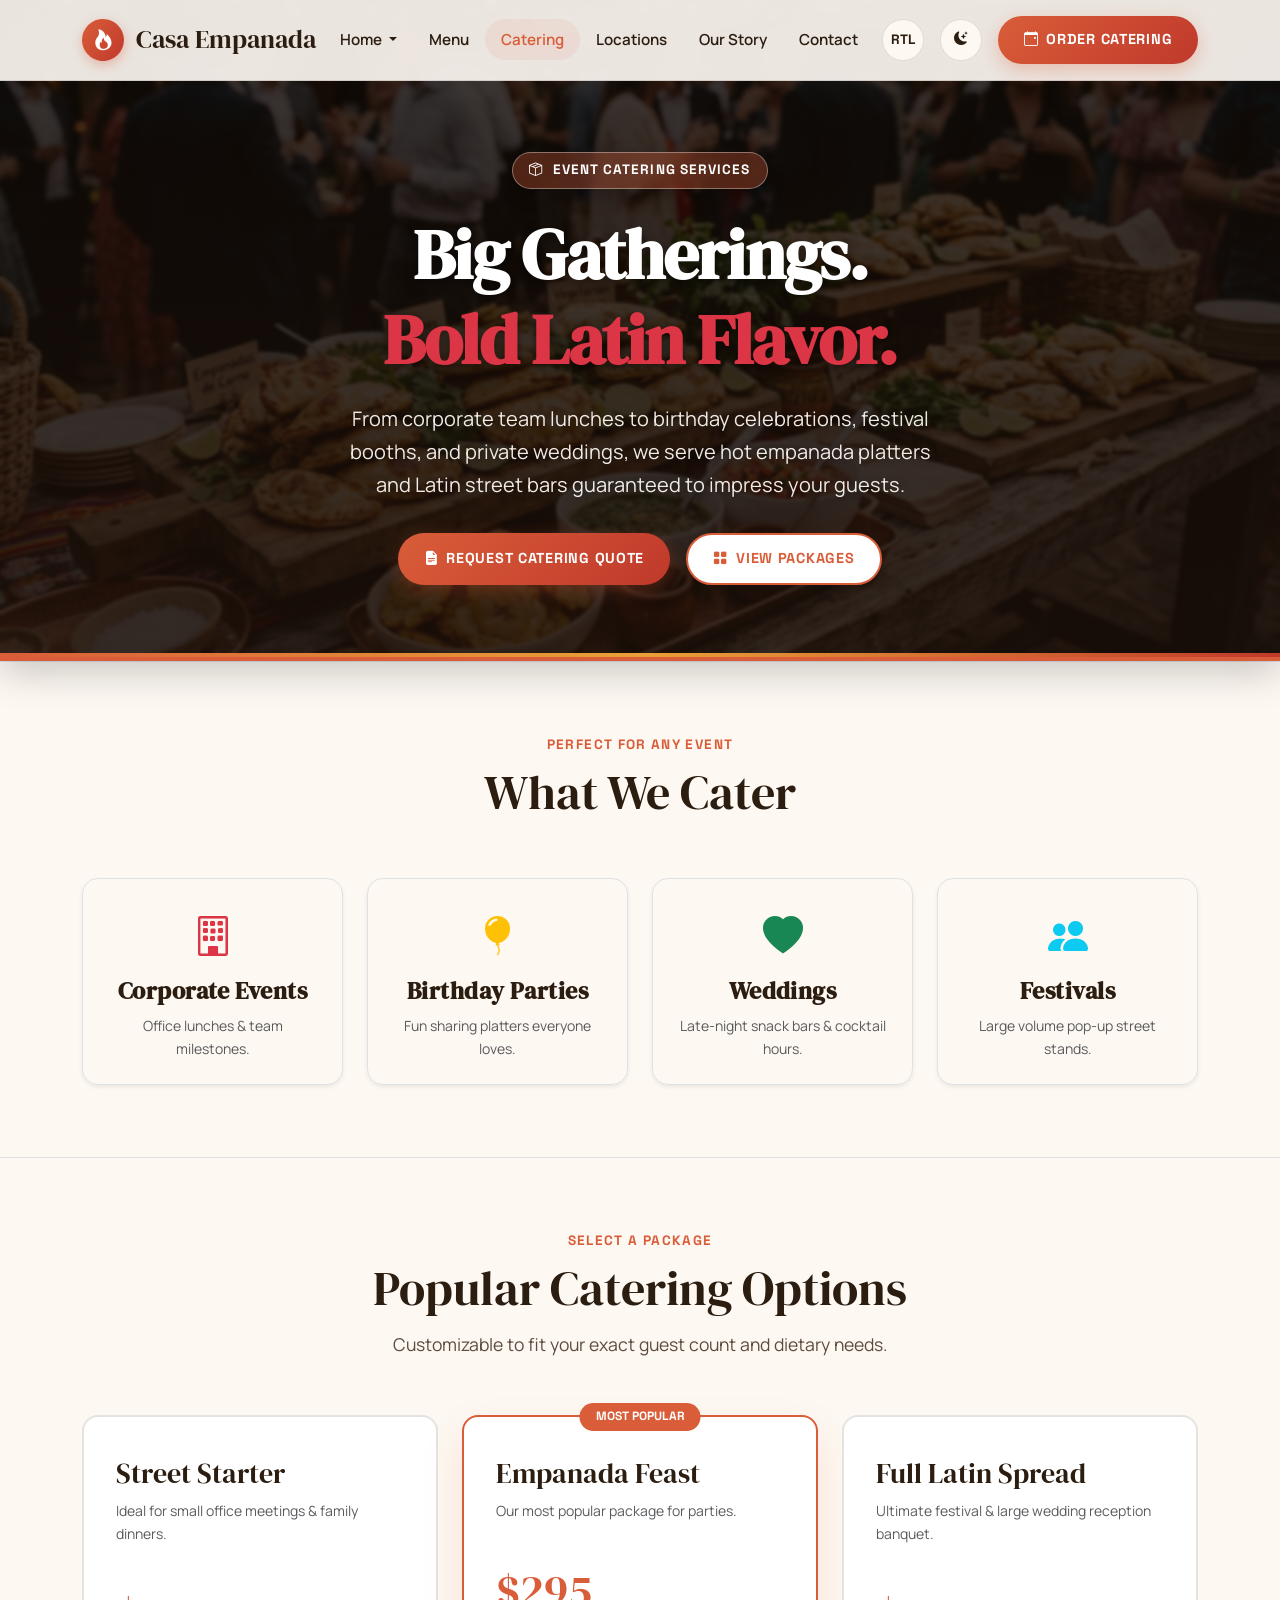
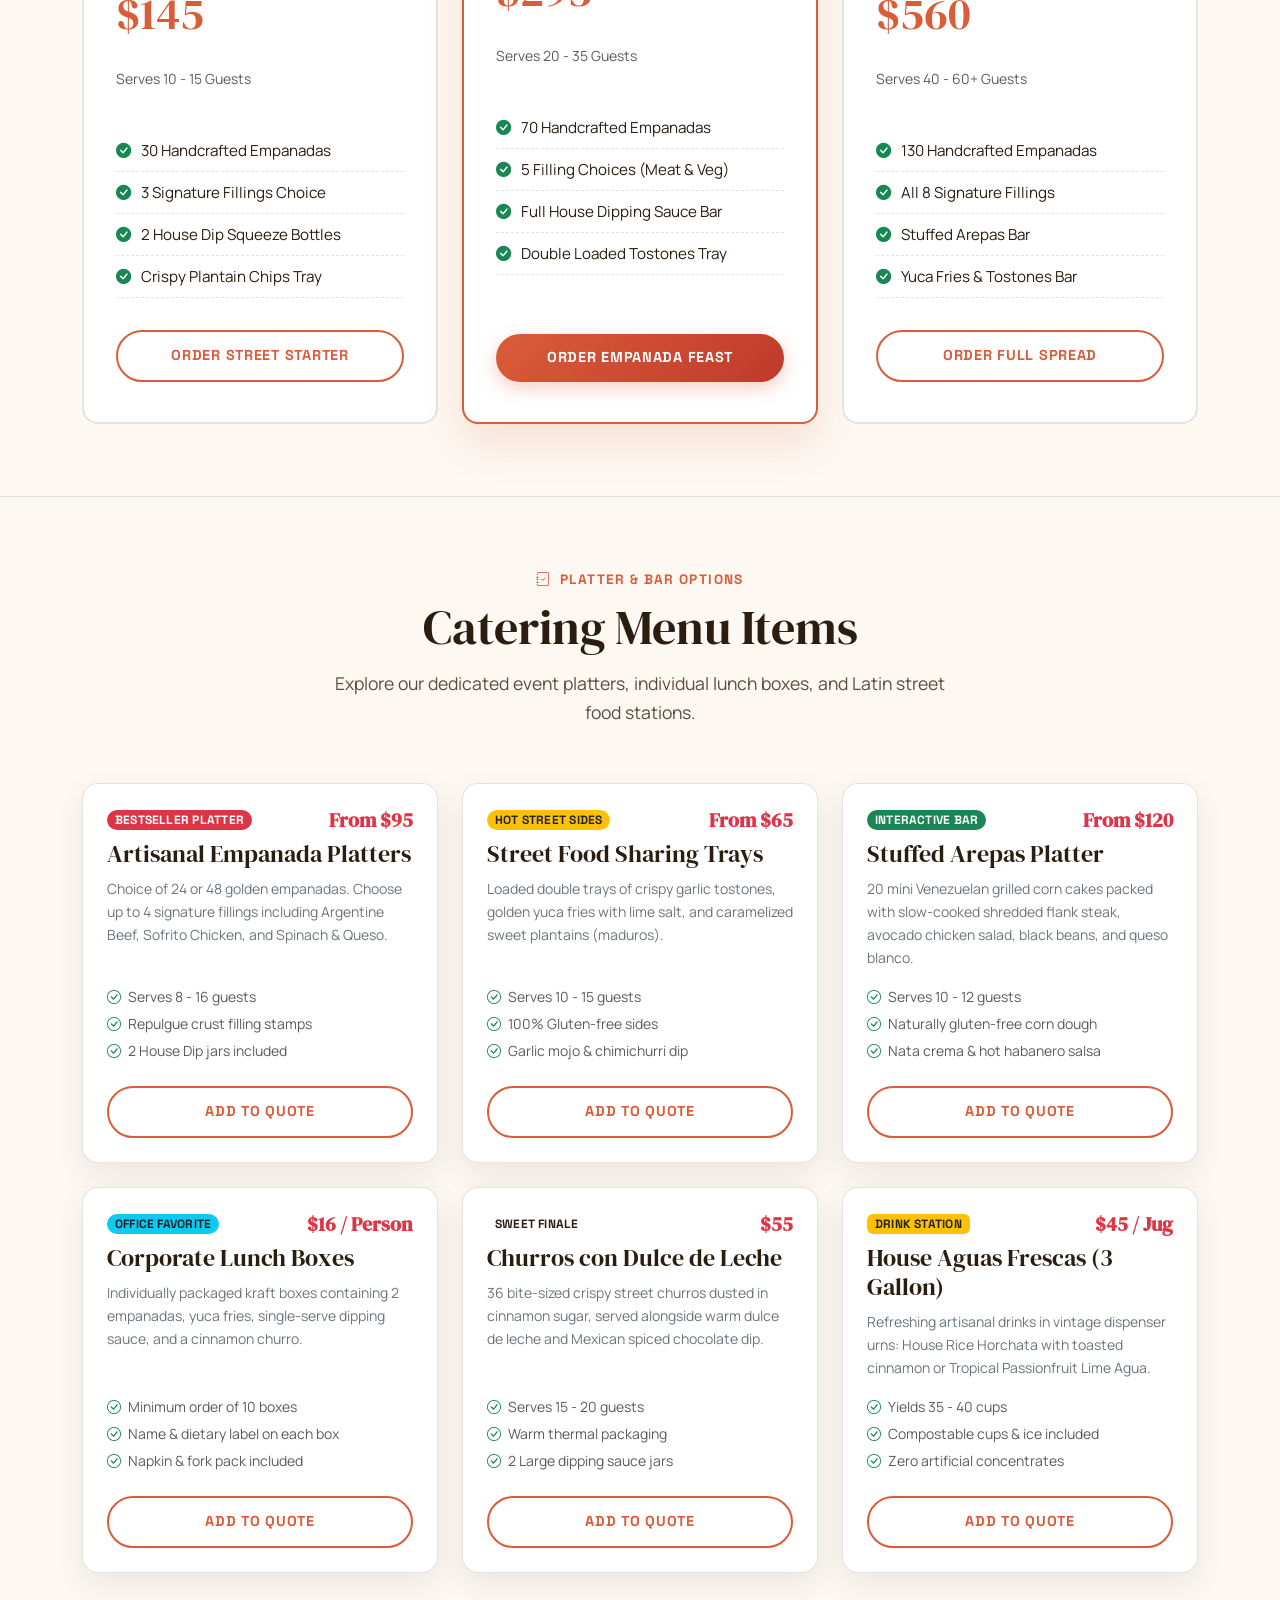
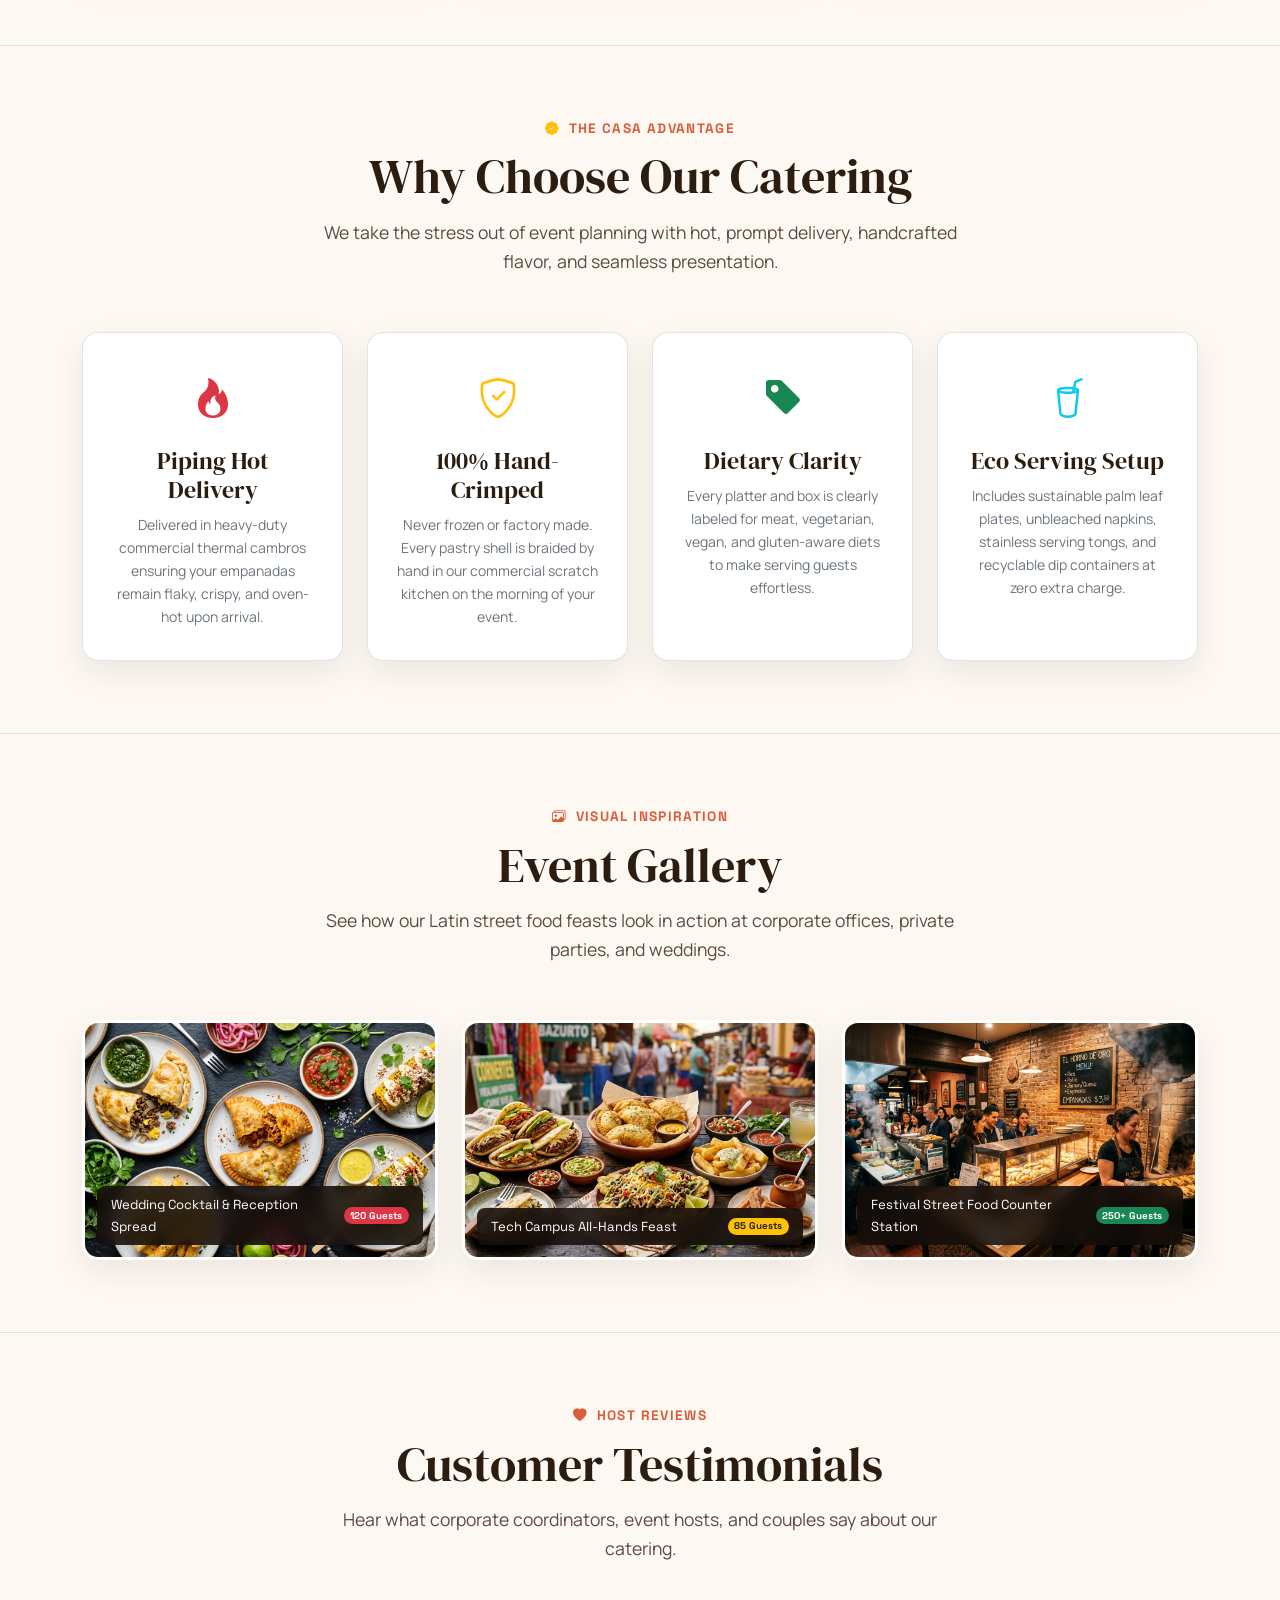
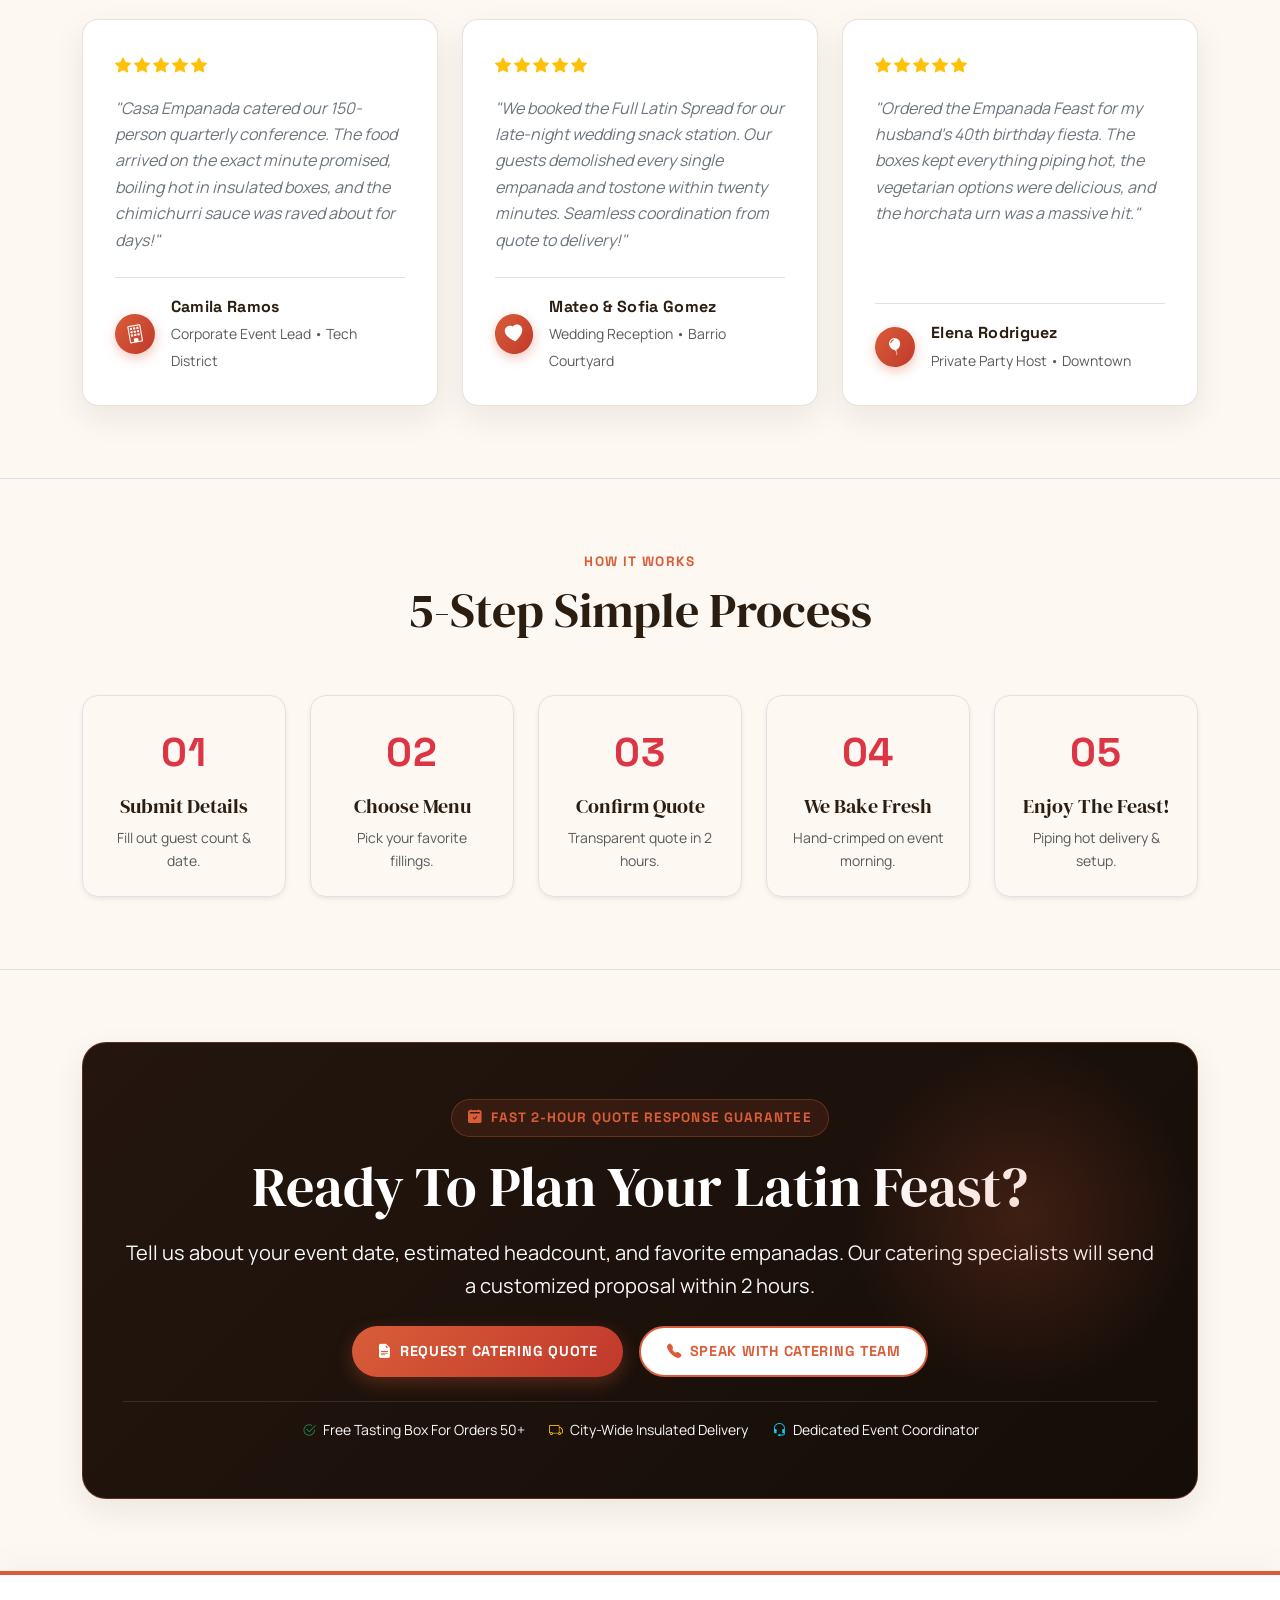
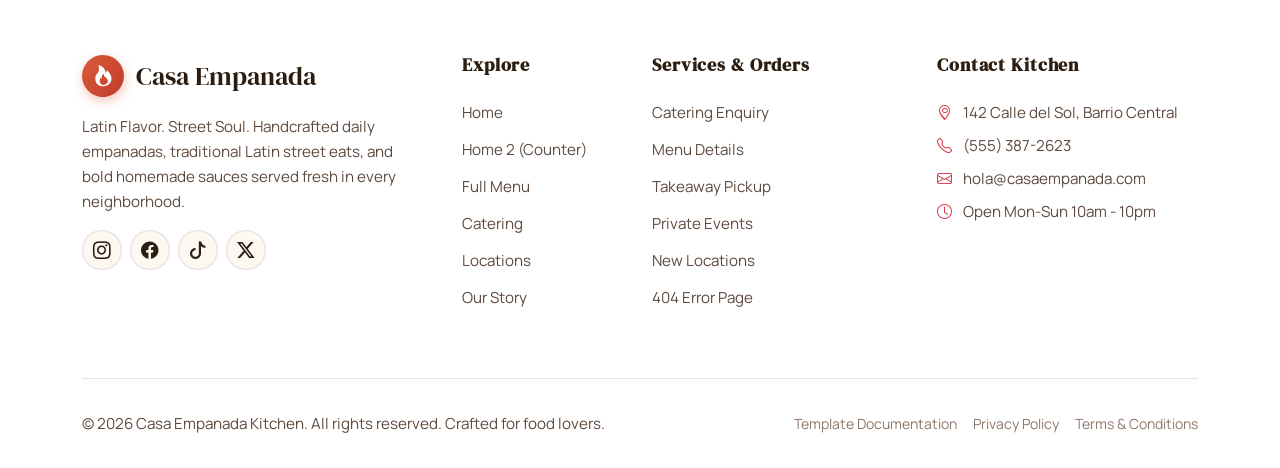
<file: catering.html>
<!DOCTYPE html>
<html lang="en" data-theme="light">

<head>
  <meta charset="UTF-8">
  <meta name="viewport" content="width=device-width, initial-scale=1.0">
  <title>Latin Street Food Catering — Casa Empanada Packages</title>
  <meta name="description"
    content="Bring bold Latin flavor to your corporate event, party, or wedding reception. Premium empanada platters, street food bars, house dips, and churros delivered hot.">

  <!-- Favicon -->
  <link rel="icon" type="image/svg+xml" href="assets/images/favicon.svg">

  <!-- Vendor & Custom CSS -->
  <link rel="stylesheet" href="assets/css/bootstrap.min.css">
  <link rel="stylesheet" href="assets/css/bootstrap-icons.min.css">
  <link rel="stylesheet" href="https://cdn.jsdelivr.net/npm/bootstrap-icons@1.11.3/font/bootstrap-icons.min.css">
  <link rel="stylesheet" href="assets/css/style.css">
</head>

<body>

  <!-- ==================== MANDATORY NAVBAR ==================== -->
  <nav class="navbar navbar-expand-xl navbar-casa" aria-label="Main navigation">
    <div class="container">
      <a class="navbar-brand-casa" href="index.html">
        <div class="brand-icon"><i class="bi bi-fire"></i></div>
        <span>Casa Empanada</span>
      </a>

      <div class="d-flex align-items-center gap-2 d-xl-none">
        <button class="navbar-toggler border-0 shadow-none p-2" type="button" data-bs-toggle="collapse"
          data-bs-target="#casaNavbar" aria-controls="casaNavbar" aria-expanded="false" aria-label="Toggle navigation">
          <i class="bi bi-list fs-1 text-primary"></i>
        </button>
      </div>

      <div class="collapse navbar-collapse" id="casaNavbar">
        <ul class="navbar-nav mx-auto mb-2 mb-xl-0 align-items-xl-center">
          <li class="nav-item dropdown">
            <a class="nav-link nav-link-casa dropdown-toggle" href="#" id="homeDropdown" role="button"
              data-bs-toggle="dropdown" aria-expanded="false">
              Home
            </a>
            <ul class="dropdown-menu dropdown-menu-casa" aria-labelledby="homeDropdown">
              <li><a class="dropdown-item dropdown-item-casa" href="index.html">Home 1 — Editorial Classic</a></li>
              <li><a class="dropdown-item dropdown-item-casa" href="home-2.html">Home 2 — The Empanada Counter</a></li>
            </ul>
          </li>

          <li class="nav-item"><a class="nav-link nav-link-casa" href="menu.html">Menu</a></li>
          <li class="nav-item"><a class="nav-link nav-link-casa active" href="catering.html">Catering</a></li>
          <li class="nav-item"><a class="nav-link nav-link-casa" href="locations.html">Locations</a></li>
          <li class="nav-item"><a class="nav-link nav-link-casa" href="our-story.html">Our Story</a></li>
          <li class="nav-item"><a class="nav-link nav-link-casa" href="contact.html">Contact</a></li>
        </ul>

        <!-- Mobile/Tab Navigation Action Controls (Inside Menu Collapse) -->
        <div class="mobile-nav-actions d-xl-none mt-3 pt-3 border-top d-flex align-items-center justify-content-between gap-3">
          <div class="d-flex align-items-center gap-2">
            <button class="btn-rtl-toggle" type="button" aria-label="Toggle RTL direction" title="Toggle RTL direction">RTL</button>
            <button class="btn-theme-toggle" type="button" aria-label="Toggle light and dark theme">
              <i class="bi bi-moon-stars-fill"></i>
            </button>
          </div>
          <a href="catering-order.html" class="btn-casa-primary btn-sm"><i class="bi bi-calendar-event"></i> Order Catering</a>
        </div>

        <div class="d-none d-xl-flex align-items-center gap-3">
          <button class="btn-rtl-toggle" type="button" aria-label="Toggle RTL direction"
            title="Toggle RTL direction">RTL</button>
          <button class="btn-theme-toggle" type="button" aria-label="Toggle theme"><i
              class="bi bi-moon-stars-fill"></i></button>
          <a href="catering-order.html" class="btn-casa-primary"><i class="bi bi-calendar-event"></i> Order Catering</a>
        </div>
      </div>
    </div>
  </nav>

  <!-- ==================== CATERING HERO ==================== -->
  <section class="hero-section page-hero hero-catering text-center">
    <div class="container">
      <span class="hero-badge"><i class="bi bi-box-seam"></i> Event Catering Services</span>
      <h1 class="hero-title display-3 fw-bold mx-auto">Big Gatherings.<br><span class="text-danger">Bold Latin
          Flavor.</span></h1>
      <p class="hero-lead mx-auto">From corporate team lunches to birthday celebrations, festival booths, and private
        weddings, we serve hot empanada platters and Latin street bars guaranteed to impress your guests.</p>

      <div class="hero-btn-group d-flex justify-content-center flex-wrap gap-3 mt-4">
        <a href="catering-order.html" class="btn-casa-primary btn-lg"><i class="bi bi-file-earmark-text-fill"></i>
          Request Catering Quote</a>
        <a href="#packages" class="btn-casa-secondary btn-lg bg-surface text-primary border-0"><i class="bi bi-grid-fill"></i> View Packages</a>
      </div>
    </div>
  </section>

  <!-- ==================== EVENT TYPES SHOWCASE ==================== -->
  <section class="py-5 border-top border-bottom border-opacity-10">
    <div class="container py-4">
      <div class="section-header text-center">
        <span class="section-tag">Perfect For Any Event</span>
        <h2 class="section-title">What We Cater</h2>
      </div>

      <div class="row g-4 text-center">
        <div class="col-lg-3 col-md-6 col-12">
          <div class="p-4 bg-surface rounded-4 border h-100 shadow-sm">
            <div class="fs-1 text-danger mb-2"><i class="bi bi-building"></i></div>
            <h4 class="font-accent fw-bold">Corporate Events</h4>
            <p class="small text-muted mb-0">Office lunches &amp; team milestones.</p>
          </div>
        </div>
        <div class="col-lg-3 col-md-6 col-12">
          <div class="p-4 bg-surface rounded-4 border h-100 shadow-sm">
            <div class="fs-1 text-warning mb-2"><i class="bi bi-balloon-fill"></i></div>
            <h4 class="font-accent fw-bold">Birthday Parties</h4>
            <p class="small text-muted mb-0">Fun sharing platters everyone loves.</p>
          </div>
        </div>
        <div class="col-lg-3 col-md-6 col-12">
          <div class="p-4 bg-surface rounded-4 border h-100 shadow-sm">
            <div class="fs-1 text-success mb-2"><i class="bi bi-heart-fill"></i></div>
            <h4 class="font-accent fw-bold">Weddings</h4>
            <p class="small text-muted mb-0">Late-night snack bars &amp; cocktail hours.</p>
          </div>
        </div>
        <div class="col-lg-3 col-md-6 col-12">
          <div class="p-4 bg-surface rounded-4 border h-100 shadow-sm">
            <div class="fs-1 text-info mb-2"><i class="bi bi-people-fill"></i></div>
            <h4 class="font-accent fw-bold">Festivals</h4>
            <p class="small text-muted mb-0">Large volume pop-up street stands.</p>
          </div>
        </div>
      </div>
    </div>
  </section>

  <!-- ==================== CATERING PACKAGES ==================== -->
  <section class="py-5" id="packages">
    <div class="container py-4">
      <div class="section-header text-center">
        <span class="section-tag">Select A Package</span>
        <h2 class="section-title">Popular Catering Options</h2>
        <p class="section-subtitle mx-auto">Customizable to fit your exact guest count and dietary needs.</p>
      </div>

      <div class="row g-4 align-items-stretch">
        <!-- Package 1 -->
        <div class="col-lg-4 col-md-6 reveal-element">
          <div class="catering-package-card">
            <h3 class="font-heading">Street Starter</h3>
            <p class="text-muted small">Ideal for small office meetings &amp; family dinners.</p>
            <div class="package-price">$145</div>
            <span class="text-muted small d-block mb-3">Serves 10 - 15 Guests</span>
            <ul class="package-features-list">
              <li><i class="bi bi-check-circle-fill text-success"></i> 30 Handcrafted Empanadas</li>
              <li><i class="bi bi-check-circle-fill text-success"></i> 3 Signature Fillings Choice</li>
              <li><i class="bi bi-check-circle-fill text-success"></i> 2 House Dip Squeeze Bottles</li>
              <li><i class="bi bi-check-circle-fill text-success"></i> Crispy Plantain Chips Tray</li>
            </ul>
            <a href="catering-order.html" class="btn-casa-secondary w-100 text-center justify-content-center">Order
              Street Starter</a>
          </div>
        </div>

        <!-- Package 2 (Featured) -->
        <div class="col-lg-4 col-md-6 reveal-element">
          <div class="catering-package-card featured">
            <h3 class="font-heading">Empanada Feast</h3>
            <p class="text-muted small">Our most popular package for parties.</p>
            <div class="package-price">$295</div>
            <span class="text-muted small d-block mb-3">Serves 20 - 35 Guests</span>
            <ul class="package-features-list">
              <li><i class="bi bi-check-circle-fill text-success"></i> 70 Handcrafted Empanadas</li>
              <li><i class="bi bi-check-circle-fill text-success"></i> 5 Filling Choices (Meat &amp; Veg)</li>
              <li><i class="bi bi-check-circle-fill text-success"></i> Full House Dipping Sauce Bar</li>
              <li><i class="bi bi-check-circle-fill text-success"></i> Double Loaded Tostones Tray</li>
            </ul>
            <a href="catering-order.html" class="btn-casa-primary w-100 text-center justify-content-center">Order
              Empanada Feast</a>
          </div>
        </div>

        <!-- Package 3 -->
        <div class="col-lg-4 col-md-6 reveal-element mx-auto">
          <div class="catering-package-card">
            <h3 class="font-heading">Full Latin Spread</h3>
            <p class="text-muted small">Ultimate festival &amp; large wedding reception banquet.</p>
            <div class="package-price">$560</div>
            <span class="text-muted small d-block mb-3">Serves 40 - 60+ Guests</span>
            <ul class="package-features-list">
              <li><i class="bi bi-check-circle-fill text-success"></i> 130 Handcrafted Empanadas</li>
              <li><i class="bi bi-check-circle-fill text-success"></i> All 8 Signature Fillings</li>
              <li><i class="bi bi-check-circle-fill text-success"></i> Stuffed Arepas Bar</li>
              <li><i class="bi bi-check-circle-fill text-success"></i> Yuca Fries &amp; Tostones Bar</li>
            </ul>
            <a href="catering-order.html" class="btn-casa-secondary w-100 text-center justify-content-center">Order Full
              Spread</a>
          </div>
        </div>
      </div>
    </div>
  </section>

  <!-- ==================== KEY SECTION: CATERING MENU (Req 6) ==================== -->
  <section class="py-5 bg-surface-elevated border-top border-bottom border-opacity-10" id="cateringMenuSection">
    <div class="container py-4">
      <div class="section-header text-center">
        <span class="section-tag text-danger"><i class="bi bi-journal-check me-1"></i> Platter &amp; Bar Options</span>
        <h2 class="section-title">Catering Menu Items</h2>
        <p class="section-subtitle mx-auto">Explore our dedicated event platters, individual lunch boxes, and Latin street food stations.</p>
      </div>

      <div class="row g-4">
        <!-- Item 1: Empanada Party Platters -->
        <div class="col-lg-4 col-md-6 reveal-element">
          <div class="catering-menu-card">
            <div class="d-flex justify-content-between align-items-center mb-2">
              <span class="badge bg-danger rounded-pill font-accent">BESTSELLER PLATTER</span>
              <span class="fw-bold text-danger font-heading fs-5">From $95</span>
            </div>
            <h4 class="font-heading mb-2">Artisanal Empanada Platters</h4>
            <p class="text-secondary small mb-3">Choice of 24 or 48 golden empanadas. Choose up to 4 signature fillings including Argentine Beef, Sofrito Chicken, and Spinach &amp; Queso.</p>
            <ul class="list-unstyled small text-muted mb-4 mt-auto">
              <li class="mb-1"><i class="bi bi-check-circle text-success me-1"></i> Serves 8 - 16 guests</li>
              <li class="mb-1"><i class="bi bi-check-circle text-success me-1"></i> Repulgue crust filling stamps</li>
              <li><i class="bi bi-check-circle text-success me-1"></i> 2 House Dip jars included</li>
            </ul>
            <a href="catering-order.html" class="btn-casa-secondary btn-sm w-100 justify-content-center">Add To Quote</a>
          </div>
        </div>

        <!-- Item 2: Latin Street Sharing Trays -->
        <div class="col-lg-4 col-md-6 reveal-element">
          <div class="catering-menu-card">
            <div class="d-flex justify-content-between align-items-center mb-2">
              <span class="badge bg-warning text-dark rounded-pill font-accent">HOT STREET SIDES</span>
              <span class="fw-bold text-danger font-heading fs-5">From $65</span>
            </div>
            <h4 class="font-heading mb-2">Street Food Sharing Trays</h4>
            <p class="text-secondary small mb-3">Loaded double trays of crispy garlic tostones, golden yuca fries with lime salt, and caramelized sweet plantains (maduros).</p>
            <ul class="list-unstyled small text-muted mb-4 mt-auto">
              <li class="mb-1"><i class="bi bi-check-circle text-success me-1"></i> Serves 10 - 15 guests</li>
              <li class="mb-1"><i class="bi bi-check-circle text-success me-1"></i> 100% Gluten-free sides</li>
              <li><i class="bi bi-check-circle text-success me-1"></i> Garlic mojo &amp; chimichurri dip</li>
            </ul>
            <a href="catering-order.html" class="btn-casa-secondary btn-sm w-100 justify-content-center">Add To Quote</a>
          </div>
        </div>

        <!-- Item 3: Stuffed Arepa Sliders Bar -->
        <div class="col-lg-4 col-md-6 reveal-element">
          <div class="catering-menu-card">
            <div class="d-flex justify-content-between align-items-center mb-2">
              <span class="badge bg-success text-white rounded-pill font-accent">INTERACTIVE BAR</span>
              <span class="fw-bold text-danger font-heading fs-5">From $120</span>
            </div>
            <h4 class="font-heading mb-2">Stuffed Arepas Platter</h4>
            <p class="text-secondary small mb-3">20 mini Venezuelan grilled corn cakes packed with slow-cooked shredded flank steak, avocado chicken salad, black beans, and queso blanco.</p>
            <ul class="list-unstyled small text-muted mb-4 mt-auto">
              <li class="mb-1"><i class="bi bi-check-circle text-success me-1"></i> Serves 10 - 12 guests</li>
              <li class="mb-1"><i class="bi bi-check-circle text-success me-1"></i> Naturally gluten-free corn dough</li>
              <li><i class="bi bi-check-circle text-success me-1"></i> Nata crema &amp; hot habanero salsa</li>
            </ul>
            <a href="catering-order.html" class="btn-casa-secondary btn-sm w-100 justify-content-center">Add To Quote</a>
          </div>
        </div>

        <!-- Item 4: Individual Corporate Box Lunches -->
        <div class="col-lg-4 col-md-6 reveal-element">
          <div class="catering-menu-card">
            <div class="d-flex justify-content-between align-items-center mb-2">
              <span class="badge bg-info text-dark rounded-pill font-accent">OFFICE FAVORITE</span>
              <span class="fw-bold text-danger font-heading fs-5">$16 / Person</span>
            </div>
            <h4 class="font-heading mb-2">Corporate Lunch Boxes</h4>
            <p class="text-secondary small mb-3">Individually packaged kraft boxes containing 2 empanadas, yuca fries, single-serve dipping sauce, and a cinnamon churro.</p>
            <ul class="list-unstyled small text-muted mb-4 mt-auto">
              <li class="mb-1"><i class="bi bi-check-circle text-success me-1"></i> Minimum order of 10 boxes</li>
              <li class="mb-1"><i class="bi bi-check-circle text-success me-1"></i> Name &amp; dietary label on each box</li>
              <li><i class="bi bi-check-circle text-success me-1"></i> Napkin &amp; fork pack included</li>
            </ul>
            <a href="catering-order.html" class="btn-casa-secondary btn-sm w-100 justify-content-center">Add To Quote</a>
          </div>
        </div>

        <!-- Item 5: Dessert Churros Platter -->
        <div class="col-lg-4 col-md-6 reveal-element">
          <div class="catering-menu-card">
            <div class="d-flex justify-content-between align-items-center mb-2">
              <span class="badge bg-secondary font-accent">SWEET FINALE</span>
              <span class="fw-bold text-danger font-heading fs-5">$55</span>
            </div>
            <h4 class="font-heading mb-2">Churros con Dulce de Leche</h4>
            <p class="text-secondary small mb-3">36 bite-sized crispy street churros dusted in cinnamon sugar, served alongside warm dulce de leche and Mexican spiced chocolate dip.</p>
            <ul class="list-unstyled small text-muted mb-4 mt-auto">
              <li class="mb-1"><i class="bi bi-check-circle text-success me-1"></i> Serves 15 - 20 guests</li>
              <li class="mb-1"><i class="bi bi-check-circle text-success me-1"></i> Warm thermal packaging</li>
              <li><i class="bi bi-check-circle text-success me-1"></i> 2 Large dipping sauce jars</li>
            </ul>
            <a href="catering-order.html" class="btn-casa-secondary btn-sm w-100 justify-content-center">Add To Quote</a>
          </div>
        </div>

        <!-- Item 6: Fresh Aguas Frescas Dispensers -->
        <div class="col-lg-4 col-md-6 reveal-element">
          <div class="catering-menu-card">
            <div class="d-flex justify-content-between align-items-center mb-2">
              <span class="badge bg-warning text-dark font-accent">DRINK STATION</span>
              <span class="fw-bold text-danger font-heading fs-5">$45 / Jug</span>
            </div>
            <h4 class="font-heading mb-2">House Aguas Frescas (3 Gallon)</h4>
            <p class="text-secondary small mb-3">Refreshing artisanal drinks in vintage dispenser urns: House Rice Horchata with toasted cinnamon or Tropical Passionfruit Lime Agua.</p>
            <ul class="list-unstyled small text-muted mb-4 mt-auto">
              <li class="mb-1"><i class="bi bi-check-circle text-success me-1"></i> Yields 35 - 40 cups</li>
              <li class="mb-1"><i class="bi bi-check-circle text-success me-1"></i> Compostable cups &amp; ice included</li>
              <li><i class="bi bi-check-circle text-success me-1"></i> Zero artificial concentrates</li>
            </ul>
            <a href="catering-order.html" class="btn-casa-secondary btn-sm w-100 justify-content-center">Add To Quote</a>
          </div>
        </div>
      </div>
    </div>
  </section>

  <!-- ==================== KEY SECTION: WHY CHOOSE OUR CATERING (Req 6) ==================== -->
  <section class="py-5" id="whyChooseCatering">
    <div class="container py-4">
      <div class="section-header text-center">
        <span class="section-tag"><i class="bi bi-patch-check-fill text-warning me-1"></i> The Casa Advantage</span>
        <h2 class="section-title">Why Choose Our Catering</h2>
        <p class="section-subtitle mx-auto">We take the stress out of event planning with hot, prompt delivery, handcrafted flavor, and seamless presentation.</p>
      </div>

      <div class="row g-4">
        <!-- Feature 1 -->
        <div class="col-lg-3 col-md-6 reveal-element">
          <div class="catering-why-card">
            <div class="fs-1 text-danger mb-3"><i class="bi bi-fire"></i></div>
            <h4 class="font-heading mb-2">Piping Hot Delivery</h4>
            <p class="text-secondary small mb-0">Delivered in heavy-duty commercial thermal cambros ensuring your empanadas remain flaky, crispy, and oven-hot upon arrival.</p>
          </div>
        </div>

        <!-- Feature 2 -->
        <div class="col-lg-3 col-md-6 reveal-element">
          <div class="catering-why-card">
            <div class="fs-1 text-warning mb-3"><i class="bi bi-shield-check"></i></div>
            <h4 class="font-heading mb-2">100% Hand-Crimped</h4>
            <p class="text-secondary small mb-0">Never frozen or factory made. Every pastry shell is braided by hand in our commercial scratch kitchen on the morning of your event.</p>
          </div>
        </div>

        <!-- Feature 3 -->
        <div class="col-lg-3 col-md-6 reveal-element">
          <div class="catering-why-card">
            <div class="fs-1 text-success mb-3"><i class="bi bi-tag-fill"></i></div>
            <h4 class="font-heading mb-2">Dietary Clarity</h4>
            <p class="text-secondary small mb-0">Every platter and box is clearly labeled for meat, vegetarian, vegan, and gluten-aware diets to make serving guests effortless.</p>
          </div>
        </div>

        <!-- Feature 4 -->
        <div class="col-lg-3 col-md-6 reveal-element">
          <div class="catering-why-card">
            <div class="fs-1 text-info mb-3"><i class="bi bi-cup-straw"></i></div>
            <h4 class="font-heading mb-2">Eco Serving Setup</h4>
            <p class="text-secondary small mb-0">Includes sustainable palm leaf plates, unbleached napkins, stainless serving tongs, and recyclable dip containers at zero extra charge.</p>
          </div>
        </div>
      </div>
    </div>
  </section>

  <!-- ==================== KEY SECTION: EVENT GALLERY (Req 6) ==================== -->
  <section class="py-5 bg-surface-elevated border-top border-bottom border-opacity-10" id="eventGallerySection">
    <div class="container py-4">
      <div class="section-header text-center">
        <span class="section-tag text-danger"><i class="bi bi-images me-1"></i> Visual Inspiration</span>
        <h2 class="section-title">Event Gallery</h2>
        <p class="section-subtitle mx-auto">See how our Latin street food feasts look in action at corporate offices, private parties, and weddings.</p>
      </div>

      <div class="row g-4">
        <!-- Photo 1 -->
        <div class="col-lg-4 col-md-6 reveal-element">
          <div class="event-gallery-item">
            <img src="assets/images/menu/menu-hero.jpg" alt="Festive Party Latin Catering Spread with Salsas and Empanadas">
            <div class="event-gallery-caption d-flex justify-content-between align-items-center">
              <span>Wedding Cocktail &amp; Reception Spread</span>
              <span class="badge bg-danger rounded-pill">120 Guests</span>
            </div>
          </div>
        </div>

        <!-- Photo 2 -->
        <div class="col-lg-4 col-md-6 reveal-element">
          <div class="event-gallery-item">
            <img src="assets/images/street-food/street-food-spread.jpg" alt="Corporate Office Lunch Catering Table Setup">
            <div class="event-gallery-caption d-flex justify-content-between align-items-center">
              <span>Tech Campus All-Hands Feast</span>
              <span class="badge bg-warning text-dark rounded-pill">85 Guests</span>
            </div>
          </div>
        </div>

        <!-- Photo 3 -->
        <div class="col-lg-4 col-md-6 reveal-element">
          <div class="event-gallery-item">
            <img src="assets/images/hero/hero-counter-market.jpg" alt="Artisan Street Food Pop-Up Station">
            <div class="event-gallery-caption d-flex justify-content-between align-items-center">
              <span>Festival Street Food Counter Station</span>
              <span class="badge bg-success rounded-pill">250+ Guests</span>
            </div>
          </div>
        </div>
      </div>
    </div>
  </section>

  <!-- ==================== KEY SECTION: CUSTOMER TESTIMONIALS (Req 6) ==================== -->
  <section class="py-5" id="cateringTestimonials">
    <div class="container py-4">
      <div class="section-header text-center">
        <span class="section-tag text-warning"><i class="bi bi-heart-fill me-1"></i> Host Reviews</span>
        <h2 class="section-title">Customer Testimonials</h2>
        <p class="section-subtitle mx-auto">Hear what corporate coordinators, event hosts, and couples say about our catering.</p>
      </div>

      <div class="row g-4">
        <!-- Testimonial 1 -->
        <div class="col-lg-4 col-md-6 reveal-element">
          <div class="testimonial-card">
            <div class="text-warning mb-3">
              <i class="bi bi-star-fill"></i>
              <i class="bi bi-star-fill"></i>
              <i class="bi bi-star-fill"></i>
              <i class="bi bi-star-fill"></i>
              <i class="bi bi-star-fill"></i>
            </div>
            <p class="text-secondary fst-italic mb-4 flex-grow-1">
              "Casa Empanada catered our 150-person quarterly conference. The food arrived on the exact minute promised, boiling hot in insulated boxes, and the chimichurri sauce was raved about for days!"
            </p>
            <div class="d-flex align-items-center gap-3 pt-3 border-top border-opacity-10">
              <div class="brand-icon" style="width: 40px; height: 40px; font-size: 1.1rem;"><i class="bi bi-building"></i></div>
              <div>
                <strong class="d-block font-accent">Camila Ramos</strong>
                <small class="text-muted">Corporate Event Lead • Tech District</small>
              </div>
            </div>
          </div>
        </div>

        <!-- Testimonial 2 -->
        <div class="col-lg-4 col-md-6 reveal-element">
          <div class="testimonial-card">
            <div class="text-warning mb-3">
              <i class="bi bi-star-fill"></i>
              <i class="bi bi-star-fill"></i>
              <i class="bi bi-star-fill"></i>
              <i class="bi bi-star-fill"></i>
              <i class="bi bi-star-fill"></i>
            </div>
            <p class="text-secondary fst-italic mb-4 flex-grow-1">
              "We booked the Full Latin Spread for our late-night wedding snack station. Our guests demolished every single empanada and tostone within twenty minutes. Seamless coordination from quote to delivery!"
            </p>
            <div class="d-flex align-items-center gap-3 pt-3 border-top border-opacity-10">
              <div class="brand-icon" style="width: 40px; height: 40px; font-size: 1.1rem;"><i class="bi bi-heart-fill"></i></div>
              <div>
                <strong class="d-block font-accent">Mateo &amp; Sofia Gomez</strong>
                <small class="text-muted">Wedding Reception • Barrio Courtyard</small>
              </div>
            </div>
          </div>
        </div>

        <!-- Testimonial 3 -->
        <div class="col-lg-4 col-md-6 reveal-element">
          <div class="testimonial-card">
            <div class="text-warning mb-3">
              <i class="bi bi-star-fill"></i>
              <i class="bi bi-star-fill"></i>
              <i class="bi bi-star-fill"></i>
              <i class="bi bi-star-fill"></i>
              <i class="bi bi-star-fill"></i>
            </div>
            <p class="text-secondary fst-italic mb-4 flex-grow-1">
              "Ordered the Empanada Feast for my husband's 40th birthday fiesta. The boxes kept everything piping hot, the vegetarian options were delicious, and the horchata urn was a massive hit."
            </p>
            <div class="d-flex align-items-center gap-3 pt-3 border-top border-opacity-10">
              <div class="brand-icon" style="width: 40px; height: 40px; font-size: 1.1rem;"><i class="bi bi-balloon-fill"></i></div>
              <div>
                <strong class="d-block font-accent">Elena Rodriguez</strong>
                <small class="text-muted">Private Party Host • Downtown</small>
              </div>
            </div>
          </div>
        </div>
      </div>
    </div>
  </section>

  <!-- ==================== CATERING PROCESS ==================== -->
  <section class="py-5 border-top border-bottom border-opacity-10 bg-surface-elevated">
    <div class="container py-4">
      <div class="section-header text-center">
        <span class="section-tag">How It Works</span>
        <h2 class="section-title">5-Step Simple Process</h2>
      </div>

      <div class="row g-4 text-center justify-content-center">
        <div class="col-lg col-md-6 col-12">
          <div class="p-4 bg-surface rounded-4 border h-100 shadow-sm">
            <div class="font-accent fw-bold text-danger fs-1">01</div>
            <h5 class="font-heading mt-2">Submit Details</h5>
            <p class="small text-muted mb-0">Fill out guest count &amp; date.</p>
          </div>
        </div>
        <div class="col-lg col-md-6 col-12">
          <div class="p-4 bg-surface rounded-4 border h-100 shadow-sm">
            <div class="font-accent fw-bold text-danger fs-1">02</div>
            <h5 class="font-heading mt-2">Choose Menu</h5>
            <p class="small text-muted mb-0">Pick your favorite fillings.</p>
          </div>
        </div>
        <div class="col-lg col-md-6 col-12">
          <div class="p-4 bg-surface rounded-4 border h-100 shadow-sm">
            <div class="font-accent fw-bold text-danger fs-1">03</div>
            <h5 class="font-heading mt-2">Confirm Quote</h5>
            <p class="small text-muted mb-0">Transparent quote in 2 hours.</p>
          </div>
        </div>
        <div class="col-lg col-md-6 col-12">
          <div class="p-4 bg-surface rounded-4 border h-100 shadow-sm">
            <div class="font-accent fw-bold text-danger fs-1">04</div>
            <h5 class="font-heading mt-2">We Bake Fresh</h5>
            <p class="small text-muted mb-0">Hand-crimped on event morning.</p>
          </div>
        </div>
        <div class="col-lg col-md-6 col-12">
          <div class="p-4 bg-surface rounded-4 border h-100 shadow-sm">
            <div class="font-accent fw-bold text-danger fs-1">05</div>
            <h5 class="font-heading mt-2">Enjoy The Feast!</h5>
            <p class="small text-muted mb-0">Piping hot delivery &amp; setup.</p>
          </div>
        </div>
      </div>
    </div>
  </section>

  <!-- ==================== KEY SECTION: FINAL CATERING CTA (Req 6) ==================== -->
  <section class="py-5" id="finalCateringCTA">
    <div class="container py-4">
      <div class="final-order-cta-box text-center">
        <span class="hero-badge bg-danger text-white mb-3">
          <i class="bi bi-calendar2-check-fill"></i> Fast 2-Hour Quote Response Guarantee
        </span>
        <h2 class="display-4 font-heading mb-3 text-white">Ready To Plan Your Latin Feast?</h2>
        <p class="fs-5 text-light opacity-90 max-width-600 mx-auto mb-4">
          Tell us about your event date, estimated headcount, and favorite empanadas. Our catering specialists will send a customized proposal within 2 hours.
        </p>

        <div class="d-flex flex-wrap justify-content-center gap-3 mb-4">
          <a href="catering-order.html" class="btn-casa-primary btn-lg">
            <i class="bi bi-file-earmark-text-fill"></i> Request Catering Quote
          </a>
          <a href="contact.html" class="btn-casa-secondary btn-lg bg-surface text-primary border-0">
            <i class="bi bi-telephone-fill"></i> Speak With Catering Team
          </a>
        </div>

        <div class="d-flex flex-wrap align-items-center justify-content-center gap-4 text-light small opacity-85 pt-3 border-top border-white border-opacity-10">
          <div><i class="bi bi-check2-circle text-success me-1"></i> Free Tasting Box For Orders 50+</div>
          <div><i class="bi bi-truck text-warning me-1"></i> City-Wide Insulated Delivery</div>
          <div><i class="bi bi-headset text-info me-1"></i> Dedicated Event Coordinator</div>
        </div>
      </div>
    </div>
  </section>

  <!-- ==================== MANDATORY FOOTER ==================== -->
  <footer class="footer-casa" aria-label="Site footer">
    <div class="container">
      <div class="row g-4">
        <!-- Col 1 -->
        <div class="col-lg-4 col-md-6">
          <a class="navbar-brand-casa mb-3 d-inline-flex" href="index.html">
            <div class="brand-icon"><i class="bi bi-fire"></i></div>
            <span class="brand-title">Casa Empanada</span>
          </a>
          <p class="footer-text pe-lg-4">Latin Flavor. Street Soul. Handcrafted daily empanadas, traditional Latin
            street eats, and bold homemade sauces served fresh in every neighborhood.</p>
          <div class="d-flex gap-2 mt-3">
            <a href="#" class="social-icon-btn" aria-label="Instagram"><i class="bi bi-instagram"></i></a>
            <a href="#" class="social-icon-btn" aria-label="Facebook"><i class="bi bi-facebook"></i></a>
            <a href="#" class="social-icon-btn" aria-label="TikTok"><i class="bi bi-tiktok"></i></a>
            <a href="#" class="social-icon-btn" aria-label="Twitter/X"><i class="bi bi-twitter-x"></i></a>
          </div>
        </div>

        <!-- Col 2 -->
        <div class="col-lg-2 col-md-6">
          <h5>Explore</h5>
          <ul class="footer-links">
            <li><a href="index.html">Home</a></li>
            <li><a href="home-2.html">Home 2 (Counter)</a></li>
            <li><a href="menu.html">Full Menu</a></li>
            <li><a href="catering.html">Catering</a></li>
            <li><a href="locations.html">Locations</a></li>
            <li><a href="our-story.html">Our Story</a></li>
          </ul>
        </div>

        <!-- Col 3 -->
        <div class="col-lg-3 col-md-6">
          <h5>Services &amp; Orders</h5>
          <ul class="footer-links">
            <li><a href="catering-order.html">Catering Enquiry</a></li>
            <li><a href="menu-details.html">Menu Details</a></li>
            <li><a href="locations.html">Takeaway Pickup</a></li>
            <li><a href="contact.html">Private Events</a></li>
            <li><a href="coming-soon.html">New Locations</a></li>
            <li><a href="404.html">404 Error Page</a></li>
          </ul>
        </div>

        <!-- Col 4 -->
        <div class="col-lg-3 col-md-6">
          <h5>Contact Kitchen</h5>
          <p class="footer-contact-item mb-2"><i class="bi bi-geo-alt text-danger me-2"></i> 142 Calle del Sol, Barrio
            Central</p>
          <p class="footer-contact-item mb-2"><i class="bi bi-telephone text-danger me-2"></i> (555) 387-2623</p>
          <p class="footer-contact-item mb-2"><i class="bi bi-envelope text-danger me-2"></i> hola@casaempanada.com</p>
          <p class="footer-contact-item mb-0"><i class="bi bi-clock text-danger me-2"></i> Open Mon-Sun 10am - 10pm</p>
        </div>
      </div>

      <div class="footer-bottom d-flex flex-column flex-md-row justify-content-between align-items-center gap-3">
        <p class="mb-0 small">&copy; 2026 Casa Empanada Kitchen. All rights reserved. Crafted for food lovers.</p>
        <div class="d-flex gap-3 small">
          <a href="documentation/index.html">Template Documentation</a>
          <a href="#">Privacy Policy</a>
          <a href="#">Terms &amp; Conditions</a>
        </div>
      </div>
    </div>
  </footer>

  <script src="assets/js/bootstrap.bundle.min.js"></script>
  <script src="assets/js/gsap.min.js"></script>
  <script src="assets/js/main.js"></script>
</body>

</html>
</file>
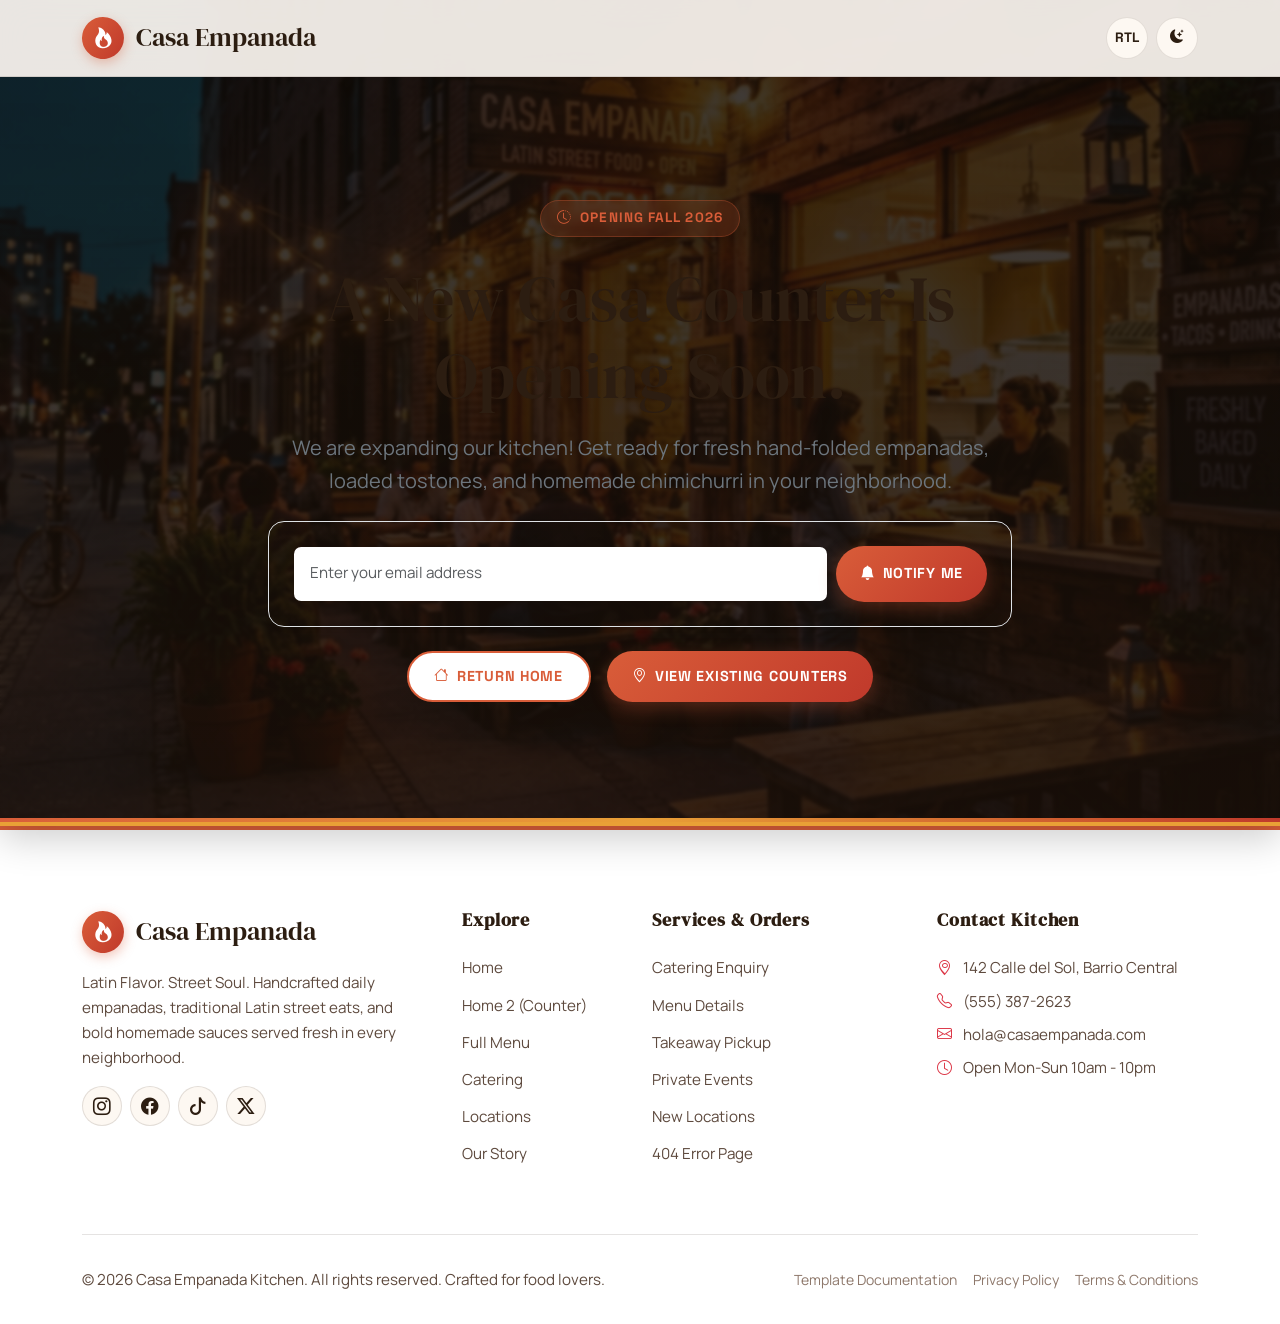
<file: coming-soon.html>
<!DOCTYPE html>
<html lang="en" data-theme="light">
<head>
  <meta charset="UTF-8">
  <meta name="viewport" content="width=device-width, initial-scale=1.0">
  <title>New Counter Opening Soon — Casa Empanada Kitchen</title>

  <!-- Favicon -->
  <link rel="icon" type="image/svg+xml" href="assets/images/favicon.svg">

  <!-- Vendor & Custom CSS -->
  <link rel="stylesheet" href="assets/css/bootstrap.min.css">
  <link rel="stylesheet" href="assets/css/bootstrap-icons.min.css">
  <link rel="stylesheet" href="https://cdn.jsdelivr.net/npm/bootstrap-icons@1.11.3/font/bootstrap-icons.min.css">
  <link rel="stylesheet" href="assets/css/style.css">
</head>
<body class="d-flex flex-column min-vh-100 justify-content-between">

  <!-- NAVBAR -->
  <nav class="navbar navbar-expand-lg navbar-casa">
    <div class="container">
      <a class="navbar-brand-casa" href="index.html">
        <div class="brand-icon"><i class="bi bi-fire"></i></div>
        <span>Casa Empanada</span>
      </a>
      <div class="ms-auto d-flex align-items-center gap-2">
        <button class="btn-rtl-toggle" type="button" aria-label="Toggle RTL direction" title="Toggle RTL direction">RTL</button>
        <button class="btn-theme-toggle" type="button" aria-label="Toggle theme"><i class="bi bi-moon-stars-fill"></i></button>
      </div>
    </div>
  </nav>

  <!-- COMING SOON CONTENT -->
  <main class="page-hero hero-coming-soon text-center" style="min-height: 80vh; display: flex; align-items: center; border-bottom: 4px solid var(--accent-yellow);">
    <div class="container py-5">
      <div class="col-lg-8 mx-auto">
        <span class="hero-badge bg-warning text-dark border-0"><i class="bi bi-clock-history"></i> Opening Fall 2026</span>
        <h1 class="display-3 font-heading mb-3">A New Casa Counter Is Opening Soon.</h1>
        <p class="fs-5 text-secondary mb-4">We are expanding our kitchen! Get ready for fresh hand-folded empanadas, loaded tostones, and homemade chimichurri in your neighborhood.</p>

        <!-- Subscription Form -->
        <div class="bg-surface rounded-4 p-4 border shadow-sm max-width-600 mx-auto mb-4">
          <form class="needs-casa-validation d-flex flex-column flex-sm-row gap-2" novalidate data-success-msg="¡Gracias! You're on the VIP list. We'll send you a opening day voucher!">
            <input type="email" class="form-control form-control-casa flex-grow-1" placeholder="Enter your email address" required>
            <button type="submit" class="btn-casa-primary text-nowrap py-3 px-4"><i class="bi bi-bell-fill"></i> Notify Me</button>
          </form>
        </div>

        <div class="d-flex justify-content-center gap-3">
          <a href="index.html" class="btn-casa-secondary"><i class="bi bi-house"></i> Return Home</a>
          <a href="locations.html" class="btn-casa-yellow"><i class="bi bi-geo-alt"></i> View Existing Counters</a>
        </div>
      </div>
    </div>
  </main>

  <!-- ==================== MANDATORY FOOTER ==================== -->
  <footer class="footer-casa" aria-label="Site footer">
    <div class="container">
      <div class="row g-4 text-start">
        <!-- Col 1 -->
        <div class="col-lg-4 col-md-6">
          <a class="navbar-brand-casa mb-3 d-inline-flex" href="index.html">
            <div class="brand-icon"><i class="bi bi-fire"></i></div>
            <span class="brand-title">Casa Empanada</span>
          </a>
          <p class="footer-text pe-lg-4">Latin Flavor. Street Soul. Handcrafted daily empanadas, traditional Latin street eats, and bold homemade sauces served fresh in every neighborhood.</p>
          <div class="d-flex gap-2 mt-3">
            <a href="#" class="social-icon-btn" aria-label="Instagram"><i class="bi bi-instagram"></i></a>
            <a href="#" class="social-icon-btn" aria-label="Facebook"><i class="bi bi-facebook"></i></a>
            <a href="#" class="social-icon-btn" aria-label="TikTok"><i class="bi bi-tiktok"></i></a>
            <a href="#" class="social-icon-btn" aria-label="Twitter/X"><i class="bi bi-twitter-x"></i></a>
          </div>
        </div>

        <!-- Col 2 -->
        <div class="col-lg-2 col-md-6">
          <h5>Explore</h5>
          <ul class="footer-links">
            <li><a href="index.html">Home</a></li>
            <li><a href="home-2.html">Home 2 (Counter)</a></li>
            <li><a href="menu.html">Full Menu</a></li>
            <li><a href="catering.html">Catering</a></li>
            <li><a href="locations.html">Locations</a></li>
            <li><a href="our-story.html">Our Story</a></li>
          </ul>
        </div>

        <!-- Col 3 -->
        <div class="col-lg-3 col-md-6">
          <h5>Services &amp; Orders</h5>
          <ul class="footer-links">
            <li><a href="catering-order.html">Catering Enquiry</a></li>
            <li><a href="menu-details.html">Menu Details</a></li>
            <li><a href="locations.html">Takeaway Pickup</a></li>
            <li><a href="contact.html">Private Events</a></li>
            <li><a href="coming-soon.html">New Locations</a></li>
            <li><a href="404.html">404 Error Page</a></li>
          </ul>
        </div>

        <!-- Col 4 -->
        <div class="col-lg-3 col-md-6">
          <h5>Contact Kitchen</h5>
          <p class="footer-contact-item mb-2"><i class="bi bi-geo-alt text-danger me-2"></i> 142 Calle del Sol, Barrio Central</p>
          <p class="footer-contact-item mb-2"><i class="bi bi-telephone text-danger me-2"></i> (555) 387-2623</p>
          <p class="footer-contact-item mb-2"><i class="bi bi-envelope text-danger me-2"></i> hola@casaempanada.com</p>
          <p class="footer-contact-item mb-0"><i class="bi bi-clock text-danger me-2"></i> Open Mon-Sun 10am - 10pm</p>
        </div>
      </div>

      <div class="footer-bottom d-flex flex-column flex-md-row justify-content-between align-items-center gap-3">
        <p class="mb-0 small">&copy; 2026 Casa Empanada Kitchen. All rights reserved. Crafted for food lovers.</p>
        <div class="d-flex gap-3 small">
          <a href="documentation/index.html">Template Documentation</a>
          <a href="#">Privacy Policy</a>
          <a href="#">Terms &amp; Conditions</a>
        </div>
      </div>
    </div>
  </footer>

  <script src="assets/js/bootstrap.bundle.min.js"></script>
  <script src="assets/js/main.js"></script>
</body>
</html>
</file>
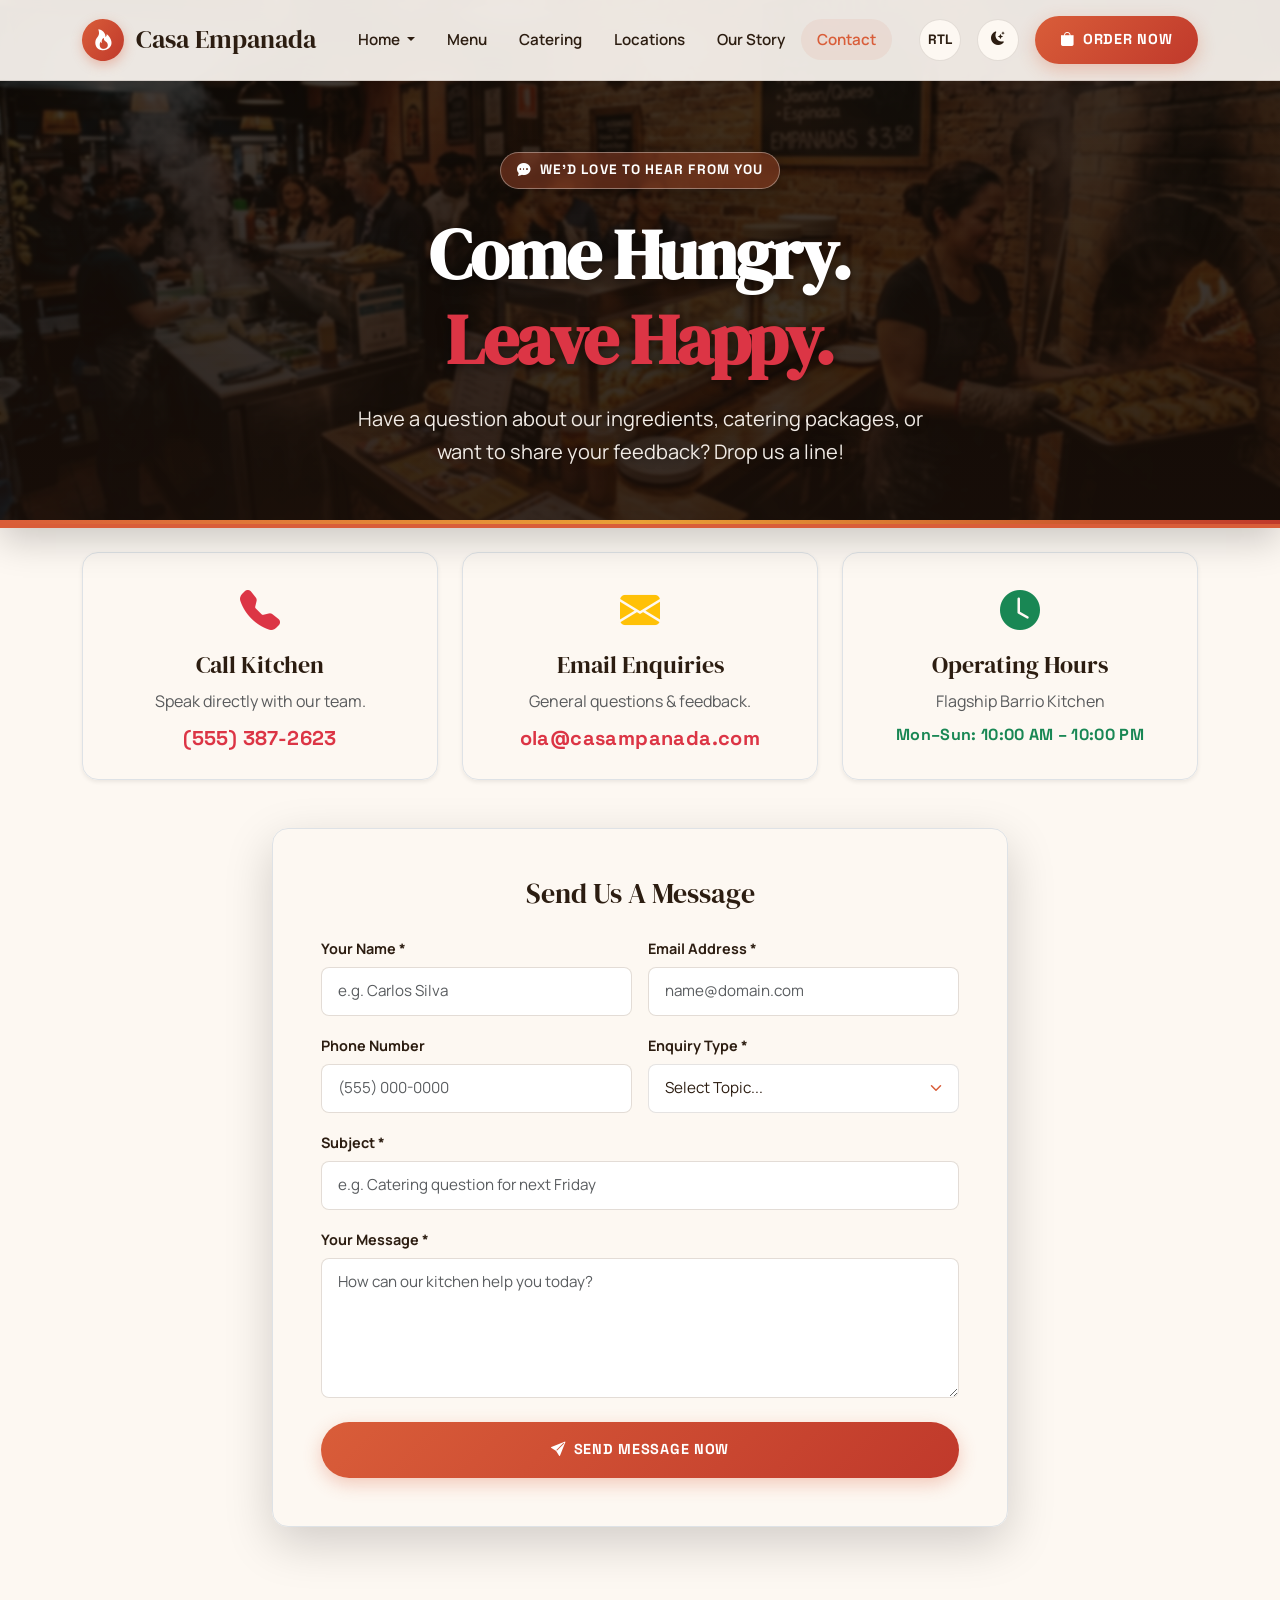
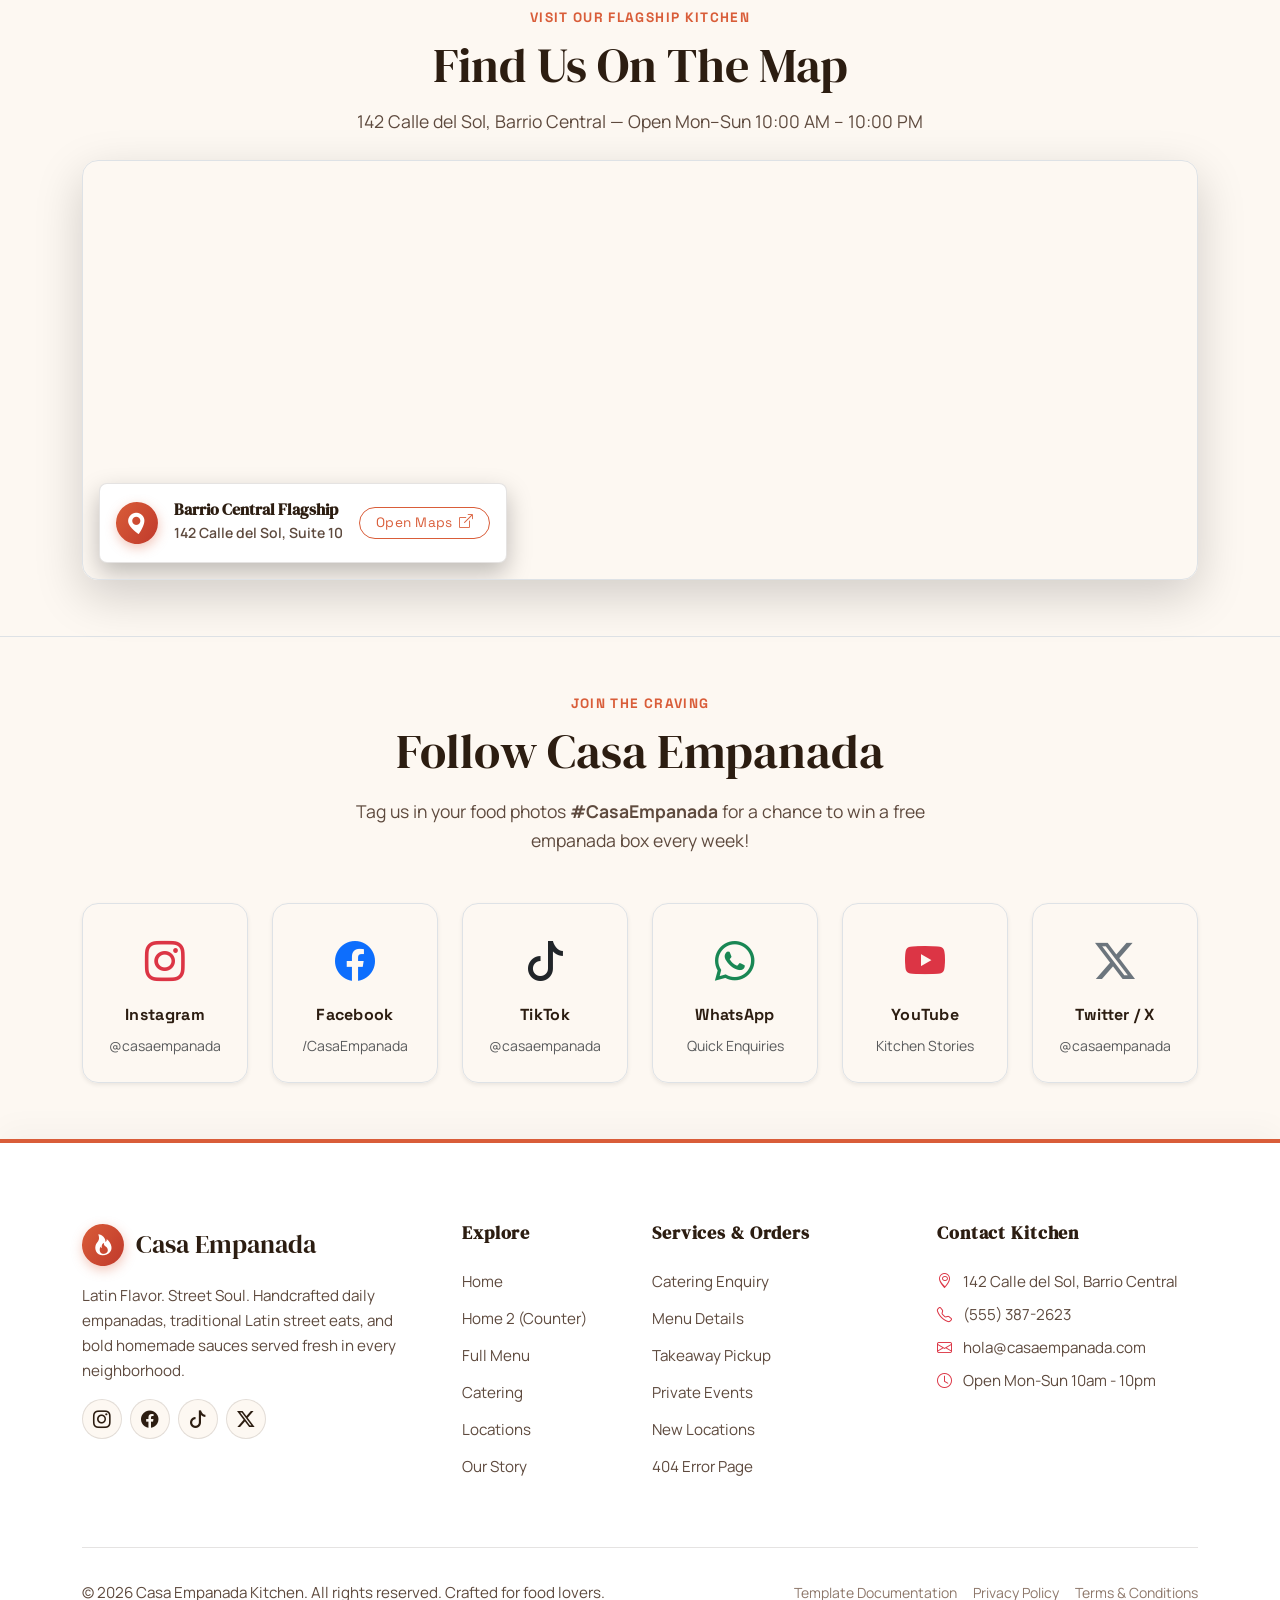
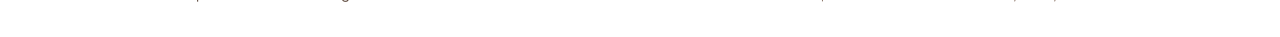
<file: contact.html>
<!DOCTYPE html>
<html lang="en" data-theme="light">

<head>
  <meta charset="UTF-8">
  <meta name="viewport" content="width=device-width, initial-scale=1.0">
  <title>Contact Us — Casa Empanada Street Food Kitchen</title>
  <meta name="description"
    content="Get in touch with Casa Empanada. Send feedback, inquire about catering, ask questions about our menu, or find neighborhood kitchen counter hours.">

  <!-- Favicon -->
  <link rel="icon" type="image/svg+xml" href="assets/images/favicon.svg">

  <!-- Vendor & Custom CSS -->
  <link rel="stylesheet" href="assets/css/bootstrap.min.css">
  <link rel="stylesheet" href="assets/css/bootstrap-icons.min.css">
  <link rel="stylesheet" href="https://cdn.jsdelivr.net/npm/bootstrap-icons@1.11.3/font/bootstrap-icons.min.css">
  <link rel="stylesheet" href="assets/css/style.css">
</head>

<body>

  <!-- ==================== MANDATORY NAVBAR ==================== -->
  <nav class="navbar navbar-expand-xl navbar-casa" aria-label="Main navigation">
    <div class="container">
      <a class="navbar-brand-casa" href="index.html">
        <div class="brand-icon"><i class="bi bi-fire"></i></div>
        <span>Casa Empanada</span>
      </a>

      <div class="d-flex align-items-center gap-2 d-xl-none">
        <button class="navbar-toggler border-0 shadow-none p-2" type="button" data-bs-toggle="collapse"
          data-bs-target="#casaNavbar" aria-controls="casaNavbar" aria-expanded="false" aria-label="Toggle navigation">
          <i class="bi bi-list fs-1 text-primary"></i>
        </button>
      </div>

      <div class="collapse navbar-collapse" id="casaNavbar">
        <ul class="navbar-nav mx-auto mb-2 mb-xl-0 align-items-xl-center">
          <li class="nav-item dropdown">
            <a class="nav-link nav-link-casa dropdown-toggle" href="#" id="homeDropdown" role="button"
              data-bs-toggle="dropdown" aria-expanded="false">
              Home
            </a>
            <ul class="dropdown-menu dropdown-menu-casa" aria-labelledby="homeDropdown">
              <li><a class="dropdown-item dropdown-item-casa" href="index.html">Home 1 — Editorial Classic</a></li>
              <li><a class="dropdown-item dropdown-item-casa" href="home-2.html">Home 2 — The Empanada Counter</a></li>
            </ul>
          </li>

          <li class="nav-item"><a class="nav-link nav-link-casa" href="menu.html">Menu</a></li>
          <li class="nav-item"><a class="nav-link nav-link-casa" href="catering.html">Catering</a></li>
          <li class="nav-item"><a class="nav-link nav-link-casa" href="locations.html">Locations</a></li>
          <li class="nav-item"><a class="nav-link nav-link-casa" href="our-story.html">Our Story</a></li>
          <li class="nav-item"><a class="nav-link nav-link-casa active" href="contact.html">Contact</a></li>
        </ul>

        <!-- Mobile/Tab Navigation Action Controls (Inside Menu Collapse) -->
        <div
          class="mobile-nav-actions d-xl-none mt-3 pt-3 border-top d-flex align-items-center justify-content-between gap-3">
          <div class="d-flex align-items-center gap-2">
            <button class="btn-rtl-toggle" type="button" aria-label="Toggle RTL direction"
              title="Toggle RTL direction">RTL</button>
            <button class="btn-theme-toggle" type="button" aria-label="Toggle light and dark theme">
              <i class="bi bi-moon-stars-fill"></i>
            </button>
          </div>
          <a href="menu.html" class="btn-casa-primary btn-sm"><i class="bi bi-bag-fill"></i> Order Now</a>
        </div>

        <div class="d-none d-xl-flex align-items-center gap-3">
          <button class="btn-rtl-toggle" type="button" aria-label="Toggle RTL direction"
            title="Toggle RTL direction">RTL</button>
          <button class="btn-theme-toggle" type="button" aria-label="Toggle theme"><i
              class="bi bi-moon-stars-fill"></i></button>
          <a href="menu.html" class="btn-casa-primary"><i class="bi bi-bag-fill"></i> Order Now</a>
        </div>
      </div>
    </div>
  </nav>

  <!-- ==================== CONTACT HERO ==================== -->
  <section class="hero-section page-hero hero-contact text-center pb-4">
    <div class="container">
      <span class="hero-badge"><i class="bi bi-chat-dots-fill"></i> We'd Love To Hear From You</span>
      <h1 class="hero-title display-3 fw-bold mx-auto">Come Hungry.<br><span class="text-danger">Leave Happy.</span>
      </h1>
      <p class="hero-lead mx-auto">Have a question about our ingredients, catering packages, or want to share your
        feedback? Drop us a line!</p>
    </div>
  </section>

  <!-- ==================== CONTACT CARDS & FORM ==================== -->
  <section class="py-4">
    <div class="container">
      <div class="row g-4 mb-5">
        <div class="col-lg-4 col-12">
          <div class="p-4 bg-surface rounded-4 border text-center h-100 contact-info-card shadow-sm">
            <div class="fs-1 text-danger mb-2"><i class="bi bi-telephone-fill"></i></div>
            <h4 class="font-heading">Call Kitchen</h4>
            <p class="text-muted mb-2">Speak directly with our team.</p>
            <a href="tel:5553872623" class="font-accent text-danger fs-5 fw-bold text-decoration-none d-block">(555)
              387-2623</a>
          </div>
        </div>

        <div class="col-lg-4 col-12">
          <div class="p-4 bg-surface rounded-4 border text-center h-100 contact-info-card shadow-sm">
            <div class="fs-1 text-warning mb-2"><i class="bi bi-envelope-fill"></i></div>
            <h4 class="font-heading">Email Enquiries</h4>
            <p class="text-muted mb-2">General questions &amp; feedback.</p>
            <a href="mailto:hola@casaempanada.com"
              class="font-accent text-danger fs-5 fw-bold text-decoration-none text-break d-block">ola@casampanada.com</a>
          </div>
        </div>

        <div class="col-lg-4 col-12">
          <div class="p-4 bg-surface rounded-4 border text-center h-100 contact-info-card shadow-sm">
            <div class="fs-1 text-success mb-2"><i class="bi bi-clock-fill"></i></div>
            <h4 class="font-heading">Operating Hours</h4>
            <p class="text-muted mb-2">Flagship Barrio Kitchen</p>
            <strong class="font-accent text-success fs-6 fw-bold d-block">Mon–Sun: 10:00 AM – 10:00 PM</strong>
          </div>
        </div>
      </div>

      <!-- Contact Form Container -->
      <div class="row justify-content-center">
        <div class="col-lg-8">
          <div class="bg-surface rounded-4 p-4 p-md-5 border shadow-lg">
            <h3 class="font-heading mb-4 text-center">Send Us A Message</h3>
            <form class="needs-casa-validation" novalidate
              data-success-msg="¡Gracias! Message sent successfully. Our team will get back to you shortly.">

              <div class="row g-3">
                <div class="col-md-6">
                  <label for="contactName" class="form-label-casa">Your Name *</label>
                  <input type="text" class="form-control form-control-casa" id="contactName"
                    placeholder="e.g. Carlos Silva" required>
                  <div class="invalid-feedback">Name required.</div>
                </div>

                <div class="col-md-6">
                  <label for="contactEmail" class="form-label-casa">Email Address *</label>
                  <input type="email" class="form-control form-control-casa" id="contactEmail"
                    placeholder="name@domain.com" required>
                  <div class="invalid-feedback">Valid email required.</div>
                </div>

                <div class="col-md-6">
                  <label for="contactPhone" class="form-label-casa">Phone Number</label>
                  <input type="tel" class="form-control form-control-casa" id="contactPhone"
                    placeholder="(555) 000-0000">
                </div>

                <div class="col-md-6">
                  <label for="enquiryType" class="form-label-casa">Enquiry Type *</label>
                  <select class="form-select form-control-casa" id="enquiryType" required>
                    <option value="">Select Topic...</option>
                    <option value="General Question">General Question</option>
                    <option value="Catering Enquiry">Catering Enquiry</option>
                    <option value="Private Event">Private Event Booking</option>
                    <option value="Feedback">Customer Feedback</option>
                    <option value="Partnership">Partnership / Franchise</option>
                    <option value="Location Question">Location Question</option>
                  </select>
                </div>

                <div class="col-12">
                  <label for="contactSubject" class="form-label-casa">Subject *</label>
                  <input type="text" class="form-control form-control-casa" id="contactSubject"
                    placeholder="e.g. Catering question for next Friday" required>
                </div>

                <div class="col-12">
                  <label for="contactMessage" class="form-label-casa">Your Message *</label>
                  <textarea class="form-control form-control-casa" id="contactMessage" rows="5"
                    placeholder="How can our kitchen help you today?" required></textarea>
                  <div class="invalid-feedback">Please write a message.</div>
                </div>
              </div>

              <div class="text-center mt-4">
                <button type="submit" class="btn-casa-primary btn-lg w-100 max-width-400 py-3"><i
                    class="bi bi-send-fill"></i> Send Message Now</button>
              </div>

            </form>
          </div>
        </div>
      </div>
    </div>
  </section>

  <!-- ==================== GOOGLE MAP SECTION ==================== -->
  <section class="py-5">
    <div class="container py-2">
      <div class="section-header text-center mb-4">
        <span class="section-tag">Visit Our Flagship Kitchen</span>
        <h2 class="section-title">Find Us On The Map</h2>
        <p class="section-subtitle mx-auto">142 Calle del Sol, Barrio Central — Open Mon–Sun 10:00 AM – 10:00 PM</p>
      </div>
      <div class="bg-surface rounded-4 overflow-hidden border shadow-lg position-relative" style="height: 420px;">
        <iframe title="Casa Empanada Flagship Location Map"
          src="https://www.google.com/maps/embed?pb=!1m18!1m12!1m3!1d3151.8354345093747!2d144.9537363153167!3d-37.81627977975171!2m3!1f0!2f0!3f0!3m2!1i1024!2i768!4f13.1!3m3!1m2!1s0x6ad65d4c2b349649%3A0xb6899234e561db11!2sCalle%20del%20Sol!5e0!3m2!1sen!2s!4v1620000000000!5m2!1sen!2s"
          width="100%" height="100%" style="border:0;" allowfullscreen="" loading="lazy"></iframe>
        <div
          class="position-absolute bottom-0 start-0 m-2 m-md-3 p-3 bg-surface rounded-3 border shadow d-flex align-items-center justify-content-between gap-3 map-overlay-card">
          <div class="d-flex align-items-center gap-3">
            <div class="brand-icon flex-shrink-0"><i class="bi bi-geo-alt-fill"></i></div>
            <div>
              <strong class="d-block font-heading">Barrio Central Flagship</strong>
              <small class="text-muted">142 Calle del Sol, Suite 10</small>
            </div>
          </div>
          <a href="https://maps.google.com" target="_blank"
            class="btn btn-sm btn-outline-danger rounded-pill font-accent d-inline-flex align-items-center gap-2 text-nowrap ms-auto">
            <span>Open Maps</span>
            <i class="bi bi-box-arrow-up-right"></i>
          </a>
        </div>
      </div>
    </div>
  </section>

  <!-- ==================== CONNECT ON SOCIAL MEDIA ==================== -->
  <section class="py-5 border-top border-opacity-10 social-craving-section">
    <div class="container py-2 text-center">
      <span class="section-tag">Join The Craving</span>
      <h2 class="section-title mb-3">Follow Casa Empanada</h2>
      <p class="section-subtitle mx-auto mb-5">Tag us in your food photos <strong>#CasaEmpanada</strong> for a chance to
        win a free empanada box every week!</p>

      <div class="row g-4 justify-content-center">
        <div class="col-xl-2 col-lg-4 col-md-4 col-6">
          <a href="#" class="p-4 bg-surface rounded-4 border d-block text-reset h-100 shadow-sm text-decoration-none">
            <i class="bi bi-instagram fs-1 text-danger d-block mb-2"></i>
            <strong class="font-accent d-block mb-1">Instagram</strong>
            <small class="text-muted">@casaempanada</small>
          </a>
        </div>
        <div class="col-xl-2 col-lg-4 col-md-4 col-6">
          <a href="#" class="p-4 bg-surface rounded-4 border d-block text-reset h-100 shadow-sm text-decoration-none">
            <i class="bi bi-facebook fs-1 text-primary d-block mb-2"></i>
            <strong class="font-accent d-block mb-1">Facebook</strong>
            <small class="text-muted">/CasaEmpanada</small>
          </a>
        </div>
        <div class="col-xl-2 col-lg-4 col-md-4 col-6">
          <a href="#" class="p-4 bg-surface rounded-4 border d-block text-reset h-100 shadow-sm text-decoration-none">
            <i class="bi bi-tiktok fs-1 text-dark d-block mb-2"></i>
            <strong class="font-accent d-block mb-1">TikTok</strong>
            <small class="text-muted">@casaempanada</small>
          </a>
        </div>
        <div class="col-xl-2 col-lg-4 col-md-4 col-6">
          <a href="#" class="p-4 bg-surface rounded-4 border d-block text-reset h-100 shadow-sm text-decoration-none">
            <i class="bi bi-whatsapp fs-1 text-success d-block mb-2"></i>
            <strong class="font-accent d-block mb-1">WhatsApp</strong>
            <small class="text-muted">Quick Enquiries</small>
          </a>
        </div>
        <div class="col-xl-2 col-lg-4 col-md-4 col-6">
          <a href="#" class="p-4 bg-surface rounded-4 border d-block text-reset h-100 shadow-sm text-decoration-none">
            <i class="bi bi-youtube fs-1 text-danger d-block mb-2"></i>
            <strong class="font-accent d-block mb-1">YouTube</strong>
            <small class="text-muted">Kitchen Stories</small>
          </a>
        </div>
        <div class="col-xl-2 col-lg-4 col-md-4 col-6">
          <a href="#" class="p-4 bg-surface rounded-4 border d-block text-reset h-100 shadow-sm text-decoration-none">
            <i class="bi bi-twitter-x fs-1 text-secondary d-block mb-2"></i>
            <strong class="font-accent d-block mb-1">Twitter / X</strong>
            <small class="text-muted">@casaempanada</small>
          </a>
        </div>
      </div>
    </div>
  </section>

  <!-- ==================== MANDATORY FOOTER ==================== -->
  <footer class="footer-casa" aria-label="Site footer">
    <div class="container">
      <div class="row g-4">
        <!-- Col 1 -->
        <div class="col-lg-4 col-md-6">
          <a class="navbar-brand-casa mb-3 d-inline-flex" href="index.html">
            <div class="brand-icon"><i class="bi bi-fire"></i></div>
            <span class="brand-title">Casa Empanada</span>
          </a>
          <p class="footer-text pe-lg-4">Latin Flavor. Street Soul. Handcrafted daily empanadas, traditional Latin
            street eats, and bold homemade sauces served fresh in every neighborhood.</p>
          <div class="d-flex gap-2 mt-3">
            <a href="#" class="social-icon-btn" aria-label="Instagram"><i class="bi bi-instagram"></i></a>
            <a href="#" class="social-icon-btn" aria-label="Facebook"><i class="bi bi-facebook"></i></a>
            <a href="#" class="social-icon-btn" aria-label="TikTok"><i class="bi bi-tiktok"></i></a>
            <a href="#" class="social-icon-btn" aria-label="Twitter/X"><i class="bi bi-twitter-x"></i></a>
          </div>
        </div>

        <!-- Col 2 -->
        <div class="col-lg-2 col-md-6">
          <h5>Explore</h5>
          <ul class="footer-links">
            <li><a href="index.html">Home</a></li>
            <li><a href="home-2.html">Home 2 (Counter)</a></li>
            <li><a href="menu.html">Full Menu</a></li>
            <li><a href="catering.html">Catering</a></li>
            <li><a href="locations.html">Locations</a></li>
            <li><a href="our-story.html">Our Story</a></li>
          </ul>
        </div>

        <!-- Col 3 -->
        <div class="col-lg-3 col-md-6">
          <h5>Services &amp; Orders</h5>
          <ul class="footer-links">
            <li><a href="catering-order.html">Catering Enquiry</a></li>
            <li><a href="menu-details.html">Menu Details</a></li>
            <li><a href="locations.html">Takeaway Pickup</a></li>
            <li><a href="contact.html">Private Events</a></li>
            <li><a href="coming-soon.html">New Locations</a></li>
            <li><a href="404.html">404 Error Page</a></li>
          </ul>
        </div>

        <!-- Col 4 -->
        <div class="col-lg-3 col-md-6">
          <h5>Contact Kitchen</h5>
          <p class="footer-contact-item mb-2"><i class="bi bi-geo-alt text-danger me-2"></i> 142 Calle del Sol, Barrio
            Central</p>
          <p class="footer-contact-item mb-2"><i class="bi bi-telephone text-danger me-2"></i> (555) 387-2623</p>
          <p class="footer-contact-item mb-2"><i class="bi bi-envelope text-danger me-2"></i> hola@casaempanada.com</p>
          <p class="footer-contact-item mb-0"><i class="bi bi-clock text-danger me-2"></i> Open Mon-Sun 10am - 10pm</p>
        </div>
      </div>

      <div class="footer-bottom d-flex flex-column flex-md-row justify-content-between align-items-center gap-3">
        <p class="mb-0 small">&copy; 2026 Casa Empanada Kitchen. All rights reserved. Crafted for food lovers.</p>
        <div class="d-flex gap-3 small">
          <a href="documentation/index.html">Template Documentation</a>
          <a href="#">Privacy Policy</a>
          <a href="#">Terms &amp; Conditions</a>
        </div>
      </div>
    </div>
  </footer>

  <script src="assets/js/bootstrap.bundle.min.js"></script>
  <script src="assets/js/gsap.min.js"></script>
  <script src="assets/js/main.js"></script>
</body>

</html>
</file>
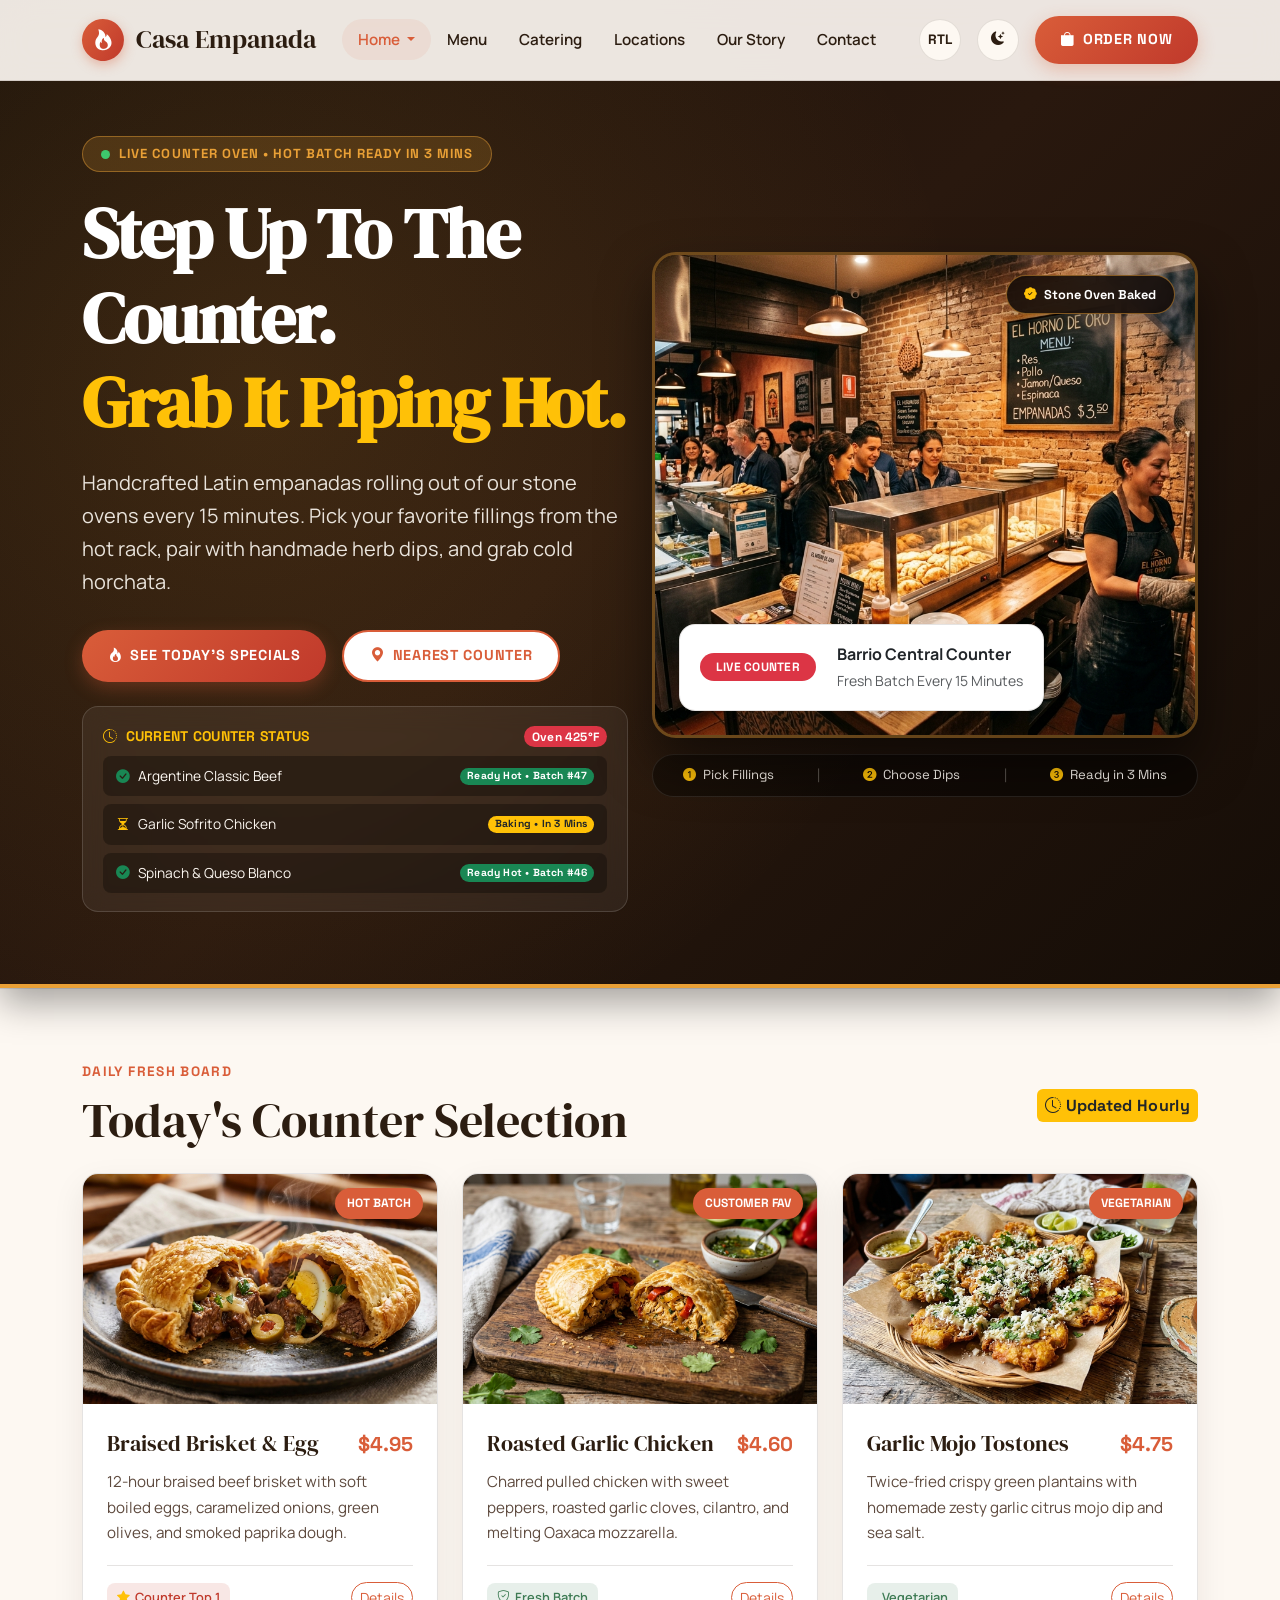
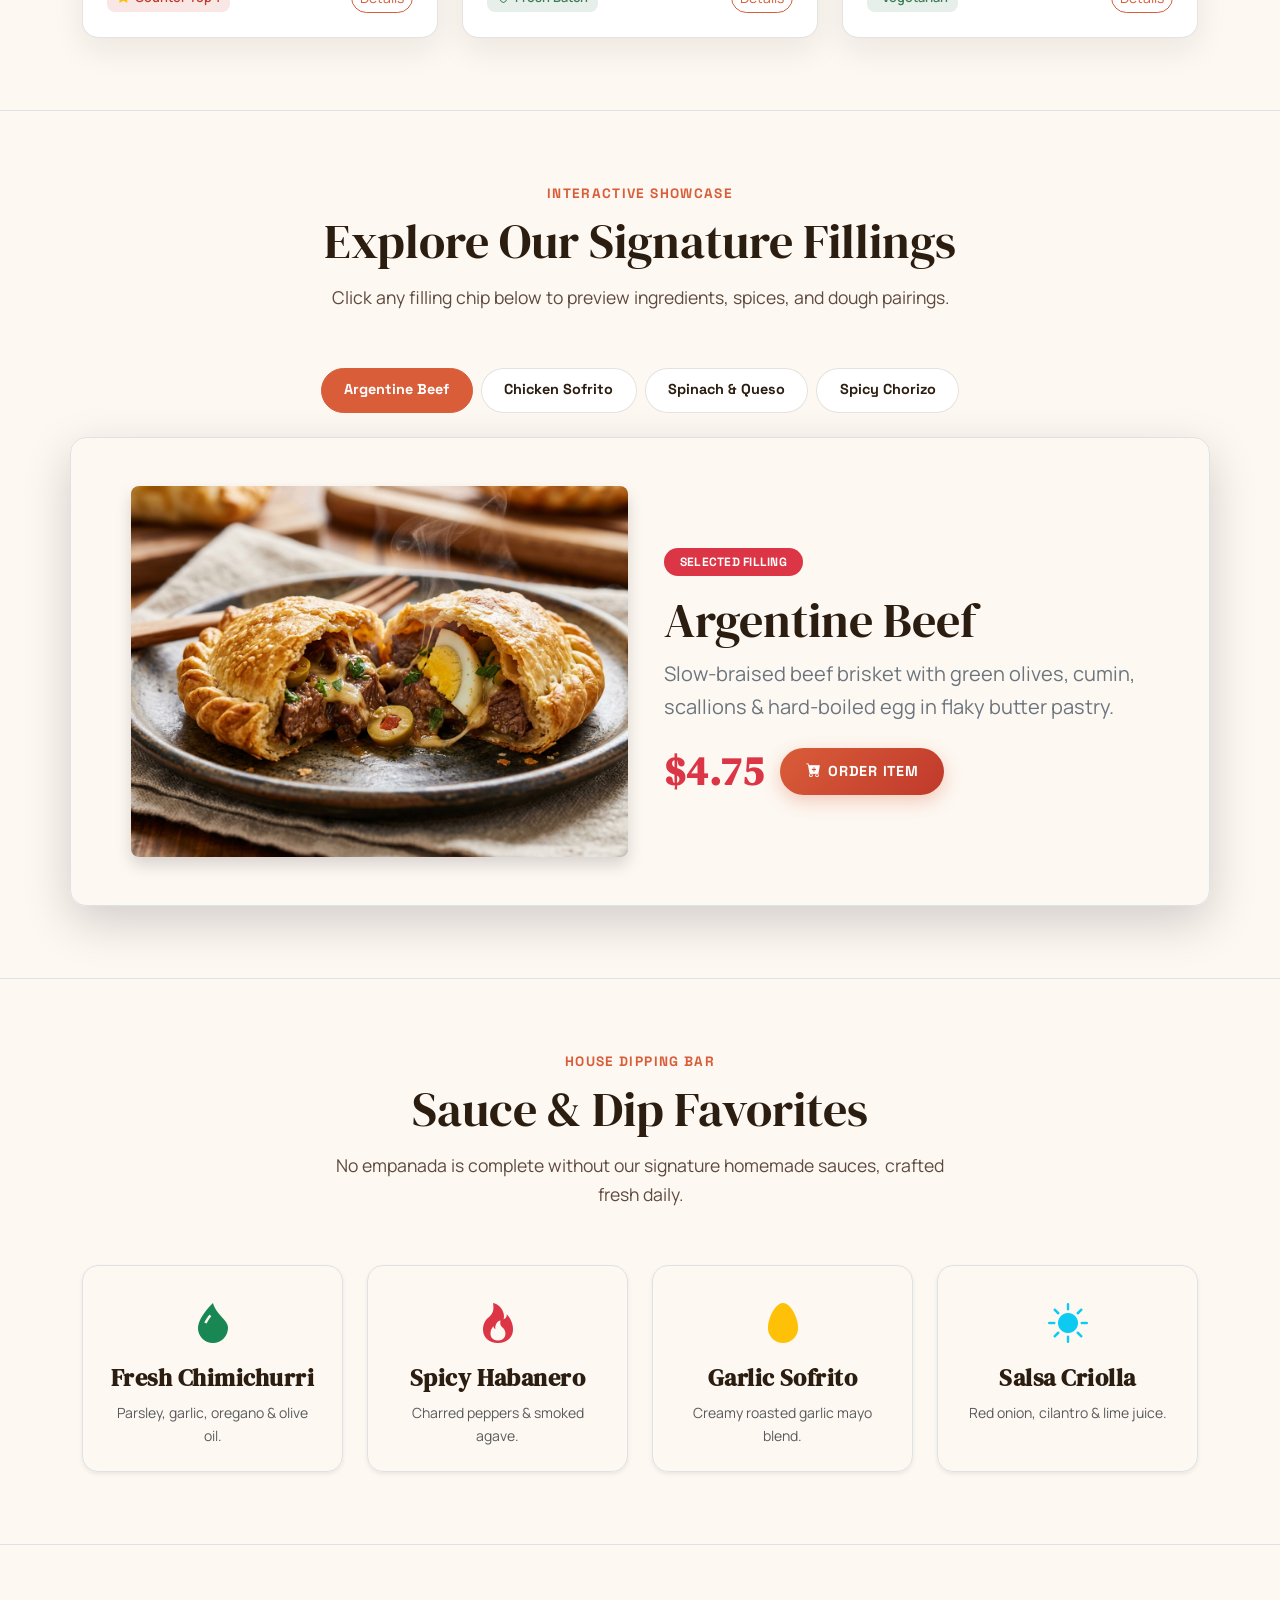
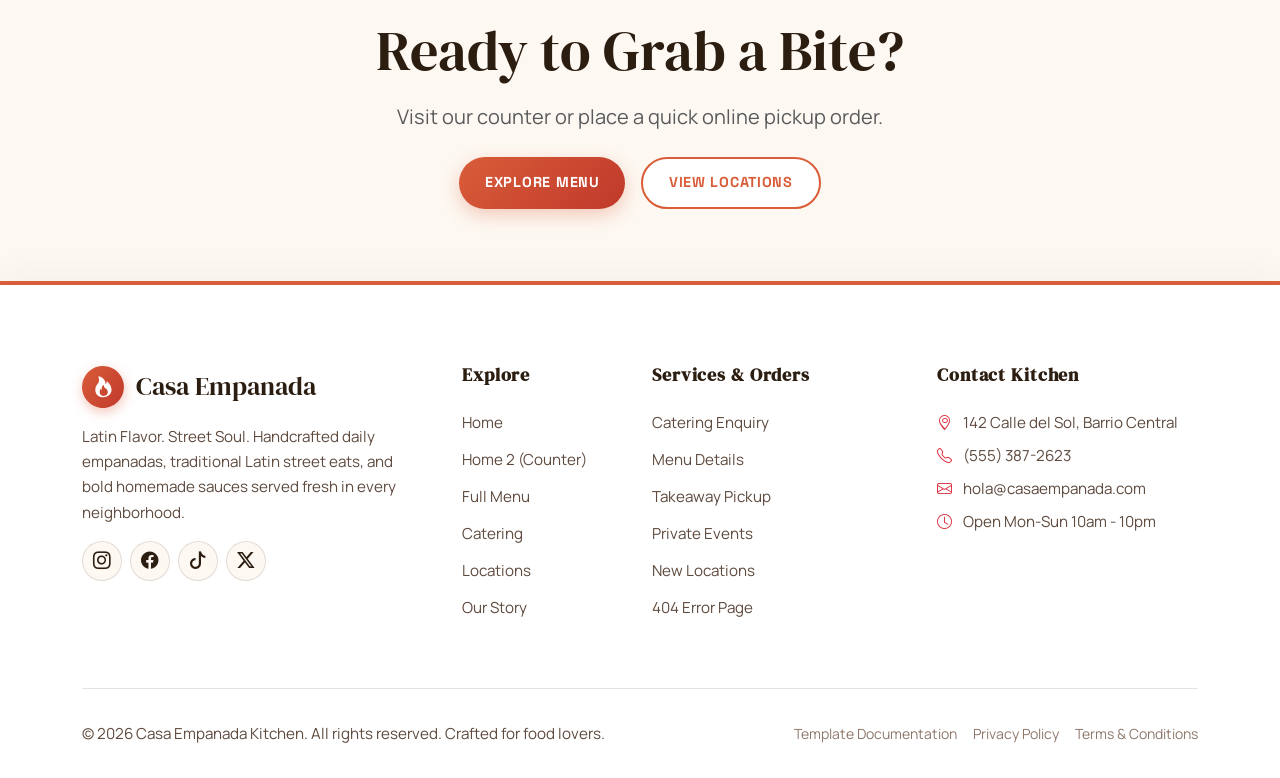
<file: home-2.html>
<!DOCTYPE html>
<html lang="en" data-theme="light">

<head>
  <meta charset="UTF-8">
  <meta name="viewport" content="width=device-width, initial-scale=1.0">
  <title>The Empanada Counter — Casa Empanada Street Food</title>
  <meta name="description"
    content="Experience the street food counter atmosphere at Casa Empanada. Live hand-crimping, interactive filling bar, house dipping sauces, and daily fresh specials.">

  <!-- Favicon -->
  <link rel="icon" type="image/svg+xml" href="assets/images/favicon.svg">

  <!-- Vendor & Custom CSS -->
  <link rel="stylesheet" href="assets/css/bootstrap.min.css">
  <link rel="stylesheet" href="assets/css/bootstrap-icons.min.css">
  <link rel="stylesheet" href="https://cdn.jsdelivr.net/npm/bootstrap-icons@1.11.3/font/bootstrap-icons.min.css">
  <link rel="stylesheet" href="assets/css/style.css">
</head>

<body>

  <!-- ==================== MANDATORY NAVBAR ==================== -->
  <nav class="navbar navbar-expand-xl navbar-casa" aria-label="Main navigation">
    <div class="container">
      <a class="navbar-brand-casa" href="index.html">
        <div class="brand-icon"><i class="bi bi-fire"></i></div>
        <span>Casa Empanada</span>
      </a>

      <div class="d-flex align-items-center gap-2 d-xl-none">
        <button class="navbar-toggler border-0 shadow-none p-2" type="button" data-bs-toggle="collapse"
          data-bs-target="#casaNavbar" aria-controls="casaNavbar" aria-expanded="false" aria-label="Toggle navigation">
          <i class="bi bi-list fs-1 text-primary"></i>
        </button>
      </div>

      <div class="collapse navbar-collapse" id="casaNavbar">
        <ul class="navbar-nav mx-auto mb-2 mb-xl-0 align-items-xl-center">
          <!-- Home Dropdown -->
          <li class="nav-item dropdown">
            <a class="nav-link nav-link-casa dropdown-toggle active" href="#" id="homeDropdown" role="button"
              data-bs-toggle="dropdown" aria-expanded="false">
              Home
            </a>
            <ul class="dropdown-menu dropdown-menu-casa" aria-labelledby="homeDropdown">
              <li><a class="dropdown-item dropdown-item-casa" href="index.html">Home 1 — Editorial Classic</a></li>
              <li><a class="dropdown-item dropdown-item-casa active" href="home-2.html">Home 2 — The Empanada
                  Counter</a></li>
            </ul>
          </li>

          <li class="nav-item"><a class="nav-link nav-link-casa" href="menu.html">Menu</a></li>
          <li class="nav-item"><a class="nav-link nav-link-casa" href="catering.html">Catering</a></li>
          <li class="nav-item"><a class="nav-link nav-link-casa" href="locations.html">Locations</a></li>
          <li class="nav-item"><a class="nav-link nav-link-casa" href="our-story.html">Our Story</a></li>
          <li class="nav-item"><a class="nav-link nav-link-casa" href="contact.html">Contact</a></li>
        </ul>

        <!-- Mobile/Tab Navigation Action Controls (Inside Menu Collapse) -->
        <div
          class="mobile-nav-actions d-xl-none mt-3 pt-3 border-top d-flex align-items-center justify-content-between gap-3">
          <div class="d-flex align-items-center gap-2">
            <button class="btn-rtl-toggle" type="button" aria-label="Toggle RTL direction"
              title="Toggle RTL direction">RTL</button>
            <button class="btn-theme-toggle" type="button" aria-label="Toggle light and dark theme">
              <i class="bi bi-moon-stars-fill"></i>
            </button>
          </div>
          <a href="menu.html" class="btn-casa-primary btn-sm" data-bs-toggle="modal" data-bs-target="#orderNowModal"><i
              class="bi bi-bag-fill"></i> Order Now</a>
        </div>

        <div class="d-none d-xl-flex align-items-center gap-3">
          <button class="btn-rtl-toggle" type="button" aria-label="Toggle RTL direction"
            title="Toggle RTL direction">RTL</button>
          <button class="btn-theme-toggle" type="button" aria-label="Toggle theme"><i
              class="bi bi-moon-stars-fill"></i></button>
          <a href="menu.html" class="btn-casa-primary" data-bs-toggle="modal" data-bs-target="#orderNowModal"><i
              class="bi bi-bag-fill"></i> Order Now</a>
        </div>
      </div>
    </div>
  </nav>

  <!-- ==================== DISTINCT HOME 2 HERO: THE LIVE EMPANADA COUNTER ==================== -->
  <section class="hero-section home-2-hero">
    <div class="container">
      <div class="row align-items-center gy-5">
        <!-- Content Column -->
        <div class="col-lg-6">
          <div class="counter-live-pill">
            <span class="counter-pulse-dot"></span>
            <span>Live Counter Oven • Hot Batch Ready In 3 Mins</span>
          </div>
          
          <h1 class="hero-title fw-bold">Step Up To The Counter.<br><span class="text-warning">Grab It Piping Hot.</span></h1>
          
          <p class="hero-lead">Handcrafted Latin empanadas rolling out of our stone ovens every 15 minutes. Pick your favorite fillings from the hot rack, pair with handmade herb dips, and grab cold horchata.</p>

          <div class="hero-btn-group d-flex flex-wrap gap-3 mt-4">
            <a href="menu.html" class="btn-casa-yellow btn-lg">
              <i class="bi bi-fire"></i> See Today's Specials
            </a>
            <a href="locations.html" class="btn-casa-secondary btn-lg">
              <i class="bi bi-geo-alt-fill"></i> Nearest Counter
            </a>
          </div>

          <!-- Live Oven Batch Tracker Widget -->
          <div class="counter-batch-widget">
            <div class="d-flex align-items-center justify-content-between mb-2">
              <span class="font-accent fw-bold small text-uppercase text-warning">
                <i class="bi bi-clock-history me-1"></i> Current Counter Status
              </span>
              <span class="badge bg-danger rounded-pill font-accent">Oven 425°F</span>
            </div>
            <div class="counter-batch-row">
              <div class="d-flex align-items-center gap-2">
                <i class="bi bi-check-circle-fill text-success"></i>
                <span>Argentine Classic Beef</span>
              </div>
              <span class="badge bg-success rounded-pill font-accent">Ready Hot • Batch #47</span>
            </div>
            <div class="counter-batch-row">
              <div class="d-flex align-items-center gap-2">
                <i class="bi bi-hourglass-split text-warning"></i>
                <span>Garlic Sofrito Chicken</span>
              </div>
              <span class="badge bg-warning text-dark rounded-pill font-accent">Baking • In 3 Mins</span>
            </div>
            <div class="counter-batch-row">
              <div class="d-flex align-items-center gap-2">
                <i class="bi bi-check-circle-fill text-success"></i>
                <span>Spinach &amp; Queso Blanco</span>
              </div>
              <span class="badge bg-success rounded-pill font-accent">Ready Hot • Batch #46</span>
            </div>
          </div>
        </div>

        <!-- Visual Counter Showcase Column -->
        <div class="col-lg-6">
          <div class="counter-showcase-card">
            <img src="assets/images/hero/hero-counter-market.jpg" alt="Artisanal Latin Empanada Counter with Fresh Baked Batches">
            <div class="counter-badge-float">
              <i class="bi bi-patch-check-fill text-warning me-1"></i> Stone Oven Baked
            </div>
            <div class="floating-card-badge">
              <span class="badge bg-danger rounded-pill px-3 py-2 font-accent">LIVE COUNTER</span>
              <div class="ms-2">
                <strong class="d-block text-dark">Barrio Central Counter</strong>
                <small class="text-muted">Fresh Batch Every 15 Minutes</small>
              </div>
            </div>
          </div>

          <!-- Counter Steps Mini Strip -->
          <div class="counter-ticker-bar justify-content-around text-center mt-3">
            <div><i class="bi bi-1-circle-fill text-warning me-1"></i> Pick Fillings</div>
            <div class="opacity-25">|</div>
            <div><i class="bi bi-2-circle-fill text-warning me-1"></i> Choose Dips</div>
            <div class="opacity-25">|</div>
            <div><i class="bi bi-3-circle-fill text-warning me-1"></i> Ready in 3 Mins</div>
          </div>
        </div>
      </div>
    </div>
  </section>

  <!-- ==================== TODAY'S HAND-FOLDED SELECTION ==================== -->
  <section class="py-5 border-top border-bottom border-opacity-10">
    <div class="container py-4">
      <div class="row align-items-center mb-4">
        <div class="col-md-8">
          <span class="section-tag">Daily Fresh Board</span>
          <h2 class="section-title mb-0">Today's Counter Selection</h2>
        </div>
        <div class="col-md-4 text-md-end">
          <span class="badge bg-warning text-dark font-accent fs-6 p-2"><i class="bi bi-clock-history"></i> Updated
            Hourly</span>
        </div>
      </div>

      <div class="row g-4 justify-content-md-center">
        <!-- Feature 1 -->
        <div class="col-lg-4 col-md-6 reveal-element">
          <div class="food-card">
            <div class="food-card-img-wrap">
              <img src="assets/images/empanadas/empanada-cut-beef.jpg" alt="Braised Brisket Empanada">
              <span class="food-card-badge">Hot Batch</span>
            </div>
            <div class="food-card-body">
              <div class="food-card-title-row">
                <h3 class="food-card-title">Braised Brisket &amp; Egg</h3>
                <span class="food-card-price">$4.95</span>
              </div>
              <p class="food-card-desc">12-hour braised beef brisket with soft boiled eggs, caramelized onions, green
                olives, and smoked paprika dough.</p>
              <div class="food-card-meta">
                <span class="dietary-tag spicy"><i class="bi bi-star-fill text-warning"></i> Counter Top 1</span>
                <a href="menu-details.html" class="btn btn-sm btn-outline-danger rounded-pill">Details</a>
              </div>
            </div>
          </div>
        </div>

        <!-- Feature 2 -->
        <div class="col-lg-4 col-md-6 reveal-element">
          <div class="food-card">
            <div class="food-card-img-wrap">
              <img src="assets/images/menu/empanada-chicken-sofrito.jpg" alt="Roasted Garlic Chicken">
              <span class="food-card-badge bg-info text-dark">Customer Fav</span>
            </div>
            <div class="food-card-body">
              <div class="food-card-title-row">
                <h3 class="food-card-title">Roasted Garlic Chicken</h3>
                <span class="food-card-price">$4.60</span>
              </div>
              <p class="food-card-desc">Charred pulled chicken with sweet peppers, roasted garlic cloves, cilantro, and
                melting Oaxaca mozzarella.</p>
              <div class="food-card-meta">
                <span class="dietary-tag veg"><i class="bi bi-shield-check"></i> Fresh Batch</span>
                <a href="menu-details.html" class="btn btn-sm btn-outline-danger rounded-pill">Details</a>
              </div>
            </div>
          </div>
        </div>

        <!-- Feature 3 -->
        <div class="col-lg-4 col-md-6 reveal-element">
          <div class="food-card">
            <div class="food-card-img-wrap">
              <img src="assets/images/menu/crispy-tostones.jpg" alt="Garlic Mojo Tostones">
              <span class="food-card-badge bg-success">Vegetarian</span>
            </div>
            <div class="food-card-body">
              <div class="food-card-title-row">
                <h3 class="food-card-title">Garlic Mojo Tostones</h3>
                <span class="food-card-price">$4.75</span>
              </div>
              <p class="food-card-desc">Twice-fried crispy green plantains with homemade zesty garlic citrus mojo dip and sea salt.</p>
              <div class="food-card-meta">
                <span class="dietary-tag veg"><i class="bi bi-leaf-fill"></i> Vegetarian</span>
                <a href="menu.html" class="btn btn-sm btn-outline-danger rounded-pill">Details</a>
              </div>
            </div>
          </div>
        </div>
      </div>
    </div>
  </section>

  <!-- ==================== INTERACTIVE FILLING SHOWCASE ==================== -->
  <section class="py-5">
    <div class="container py-4">
      <div class="section-header text-center">
        <span class="section-tag">Interactive Showcase</span>
        <h2 class="section-title">Explore Our Signature Fillings</h2>
        <p class="section-subtitle mx-auto">Click any filling chip below to preview ingredients, spices, and dough
          pairings.</p>
      </div>

      <div class="d-flex flex-wrap justify-content-center gap-2 mb-4">
        <button class="filter-btn filling-chip active" data-title="Argentine Beef"
          data-desc="Slow-braised beef brisket with green olives, cumin, scallions &amp; hard-boiled egg."
          data-price="$4.75" data-img="assets/images/empanadas/empanada-cut-beef.jpg">Argentine Beef</button>
        <button class="filter-btn filling-chip" data-title="Chicken Sofrito"
          data-desc="Shredded chicken thigh in house garlic bell pepper sofrito with cilantro." data-price="$4.50"
          data-img="assets/images/menu/empanada-chicken-sofrito.jpg">Chicken Sofrito</button>
        <button class="filter-btn filling-chip" data-title="Spinach &amp; Queso"
          data-desc="Sautéed spinach, creamy ricotta &amp; melted queso blanco with nutmeg." data-price="$4.50"
          data-img="assets/images/menu/empanada-spinach-queso.jpg">Spinach &amp; Queso</button>
        <button class="filter-btn filling-chip" data-title="Spicy Chorizo"
          data-desc="Smoky pork chorizo, potato cubes, habanero salsa &amp; melted cheese." data-price="$4.95"
          data-img="assets/images/menu/empanada-spicy-chorizo.jpg">Spicy Chorizo</button>
      </div>

      <!-- Dynamic Display Box -->
      <div class="row align-items-center bg-surface rounded-4 p-4 p-lg-5 border border-opacity-10 shadow-lg mt-4">
        <div class="col-md-6">
          <img id="fillingDisplayImage" src="assets/images/empanadas/empanada-cut-beef.jpg" alt="Filling preview"
            class="img-fluid rounded-3 shadow">
        </div>
        <div class="col-md-6 mt-4 mt-md-0 ps-md-4">
          <span class="badge bg-danger rounded-pill px-3 py-2 font-accent mb-3">SELECTED FILLING</span>
          <h2 id="fillingDisplayTitle" class="font-heading display-5">Argentine Beef</h2>
          <p id="fillingDisplayDesc" class="fs-5 text-secondary">Slow-braised beef brisket with green olives, cumin,
            scallions &amp; hard-boiled egg in flaky butter pastry.</p>
          <div class="d-flex align-items-center gap-3 mt-4">
            <span id="fillingDisplayPrice" class="display-6 font-accent fw-bold text-danger">$4.75</span>
            <a href="menu-details.html" class="btn-casa-primary"><i class="bi bi-cart-plus-fill"></i> Order Item</a>
          </div>
        </div>
      </div>
    </div>
  </section>

  <!-- ==================== SAUCE & DIP BAR FEATURE ==================== -->
  <section class="py-5 border-top border-bottom border-opacity-10 sauce-dip-section">
    <div class="container py-4">
      <div class="section-header text-center">
        <span class="section-tag">House Dipping Bar</span>
        <h2 class="section-title">Sauce &amp; Dip Favorites</h2>
        <p class="section-subtitle mx-auto">No empanada is complete without our signature homemade sauces, crafted fresh
          daily.</p>
      </div>

      <div class="row g-4 text-center">
        <div class="col-xl-3 col-md-6 col-6">
          <div class="p-4 bg-surface rounded-4 border h-100 shadow-sm">
            <div class="fs-1 text-success mb-2"><i class="bi bi-droplet-fill"></i></div>
            <h4 class="font-accent fw-bold">Fresh Chimichurri</h4>
            <p class="small text-muted mb-0">Parsley, garlic, oregano &amp; olive oil.</p>
          </div>
        </div>
        <div class="col-xl-3 col-md-6 col-6">
          <div class="p-4 bg-surface rounded-4 border h-100 shadow-sm">
            <div class="fs-1 text-danger mb-2"><i class="bi bi-fire"></i></div>
            <h4 class="font-accent fw-bold">Spicy Habanero</h4>
            <p class="small text-muted mb-0">Charred peppers &amp; smoked agave.</p>
          </div>
        </div>
        <div class="col-xl-3 col-md-6 col-6">
          <div class="p-4 bg-surface rounded-4 border h-100 shadow-sm">
            <div class="fs-1 text-warning mb-2"><i class="bi bi-egg-fill"></i></div>
            <h4 class="font-accent fw-bold">Garlic Sofrito</h4>
            <p class="small text-muted mb-0">Creamy roasted garlic mayo blend.</p>
          </div>
        </div>
        <div class="col-xl-3 col-md-6 col-6">
          <div class="p-4 bg-surface rounded-4 border h-100 shadow-sm">
            <div class="fs-1 text-info mb-2"><i class="bi bi-brightness-high-fill"></i></div>
            <h4 class="font-accent fw-bold">Salsa Criolla</h4>
            <p class="small text-muted mb-0">Red onion, cilantro &amp; lime juice.</p>
          </div>
        </div>
      </div>
    </div>
  </section>

  <!-- ==================== FINAL CTA ==================== -->
  <section class="py-5 text-center">
    <div class="container py-4">
      <h2 class="display-4 font-heading mb-3">Ready to Grab a Bite?</h2>
      <p class="fs-5 text-muted max-width-600 mx-auto mb-4">Visit our counter or place a quick online pickup order.</p>
      <div class="cta-btn-group d-flex flex-wrap justify-content-center gap-3">
        <a href="menu.html" class="btn-casa-primary btn-lg">Explore Menu</a>
        <a href="locations.html" class="btn-casa-secondary btn-lg">View Locations</a>
      </div>
    </div>
  </section>

  <!-- ==================== MANDATORY FOOTER ==================== -->
  <footer class="footer-casa" aria-label="Site footer">
    <div class="container">
      <div class="row g-4">
        <!-- Col 1 -->
        <div class="col-lg-4 col-md-6">
          <a class="navbar-brand-casa mb-3 d-inline-flex" href="index.html">
            <div class="brand-icon"><i class="bi bi-fire"></i></div>
            <span class="brand-title">Casa Empanada</span>
          </a>
          <p class="footer-text pe-lg-4">Latin Flavor. Street Soul. Handcrafted daily empanadas, traditional Latin
            street eats, and bold homemade sauces served fresh in every neighborhood.</p>
          <div class="d-flex gap-2 mt-3">
            <a href="#" class="social-icon-btn" aria-label="Instagram"><i class="bi bi-instagram"></i></a>
            <a href="#" class="social-icon-btn" aria-label="Facebook"><i class="bi bi-facebook"></i></a>
            <a href="#" class="social-icon-btn" aria-label="TikTok"><i class="bi bi-tiktok"></i></a>
            <a href="#" class="social-icon-btn" aria-label="Twitter/X"><i class="bi bi-twitter-x"></i></a>
          </div>
        </div>

        <!-- Col 2 -->
        <div class="col-lg-2 col-md-6">
          <h5>Explore</h5>
          <ul class="footer-links">
            <li><a href="index.html">Home</a></li>
            <li><a href="home-2.html">Home 2 (Counter)</a></li>
            <li><a href="menu.html">Full Menu</a></li>
            <li><a href="catering.html">Catering</a></li>
            <li><a href="locations.html">Locations</a></li>
            <li><a href="our-story.html">Our Story</a></li>
          </ul>
        </div>

        <!-- Col 3 -->
        <div class="col-lg-3 col-md-6">
          <h5>Services &amp; Orders</h5>
          <ul class="footer-links">
            <li><a href="catering-order.html">Catering Enquiry</a></li>
            <li><a href="menu-details.html">Menu Details</a></li>
            <li><a href="locations.html">Takeaway Pickup</a></li>
            <li><a href="contact.html">Private Events</a></li>
            <li><a href="coming-soon.html">New Locations</a></li>
            <li><a href="404.html">404 Error Page</a></li>
          </ul>
        </div>

        <!-- Col 4 -->
        <div class="col-lg-3 col-md-6">
          <h5>Contact Kitchen</h5>
          <p class="footer-contact-item mb-2"><i class="bi bi-geo-alt text-danger me-2"></i> 142 Calle del Sol, Barrio
            Central</p>
          <p class="footer-contact-item mb-2"><i class="bi bi-telephone text-danger me-2"></i> (555) 387-2623</p>
          <p class="footer-contact-item mb-2"><i class="bi bi-envelope text-danger me-2"></i> hola@casaempanada.com</p>
          <p class="footer-contact-item mb-0"><i class="bi bi-clock text-danger me-2"></i> Open Mon-Sun 10am - 10pm</p>
        </div>
      </div>

      <div class="footer-bottom d-flex flex-column flex-md-row justify-content-between align-items-center gap-3">
        <p class="mb-0 small">&copy; 2026 Casa Empanada Kitchen. All rights reserved. Crafted for food lovers.</p>
        <div class="d-flex gap-3 small">
          <a href="documentation/index.html">Template Documentation</a>
          <a href="#">Privacy Policy</a>
          <a href="#">Terms &amp; Conditions</a>
        </div>
      </div>
    </div>
  </footer>

  <script src="assets/js/bootstrap.bundle.min.js"></script>
  <script src="assets/js/gsap.min.js"></script>
  <script src="assets/js/main.js"></script>
</body>

</html>
</file>
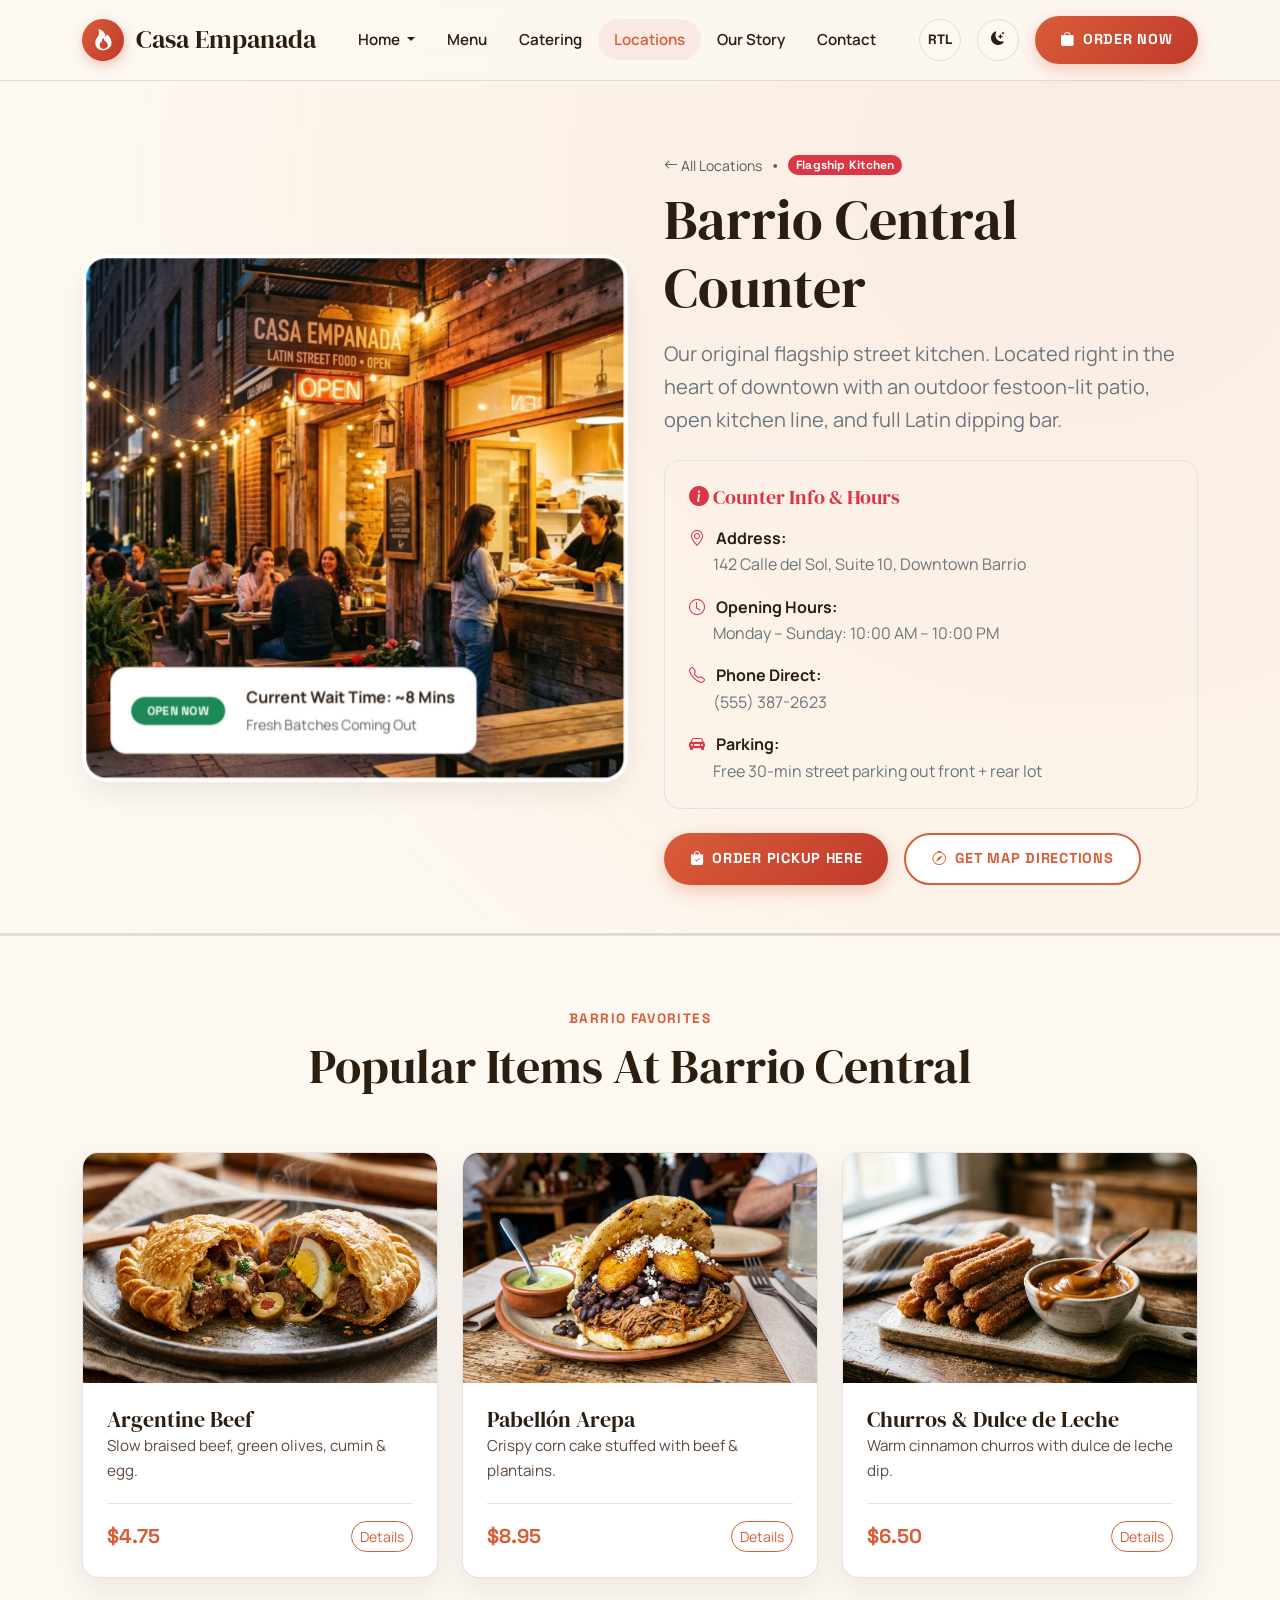
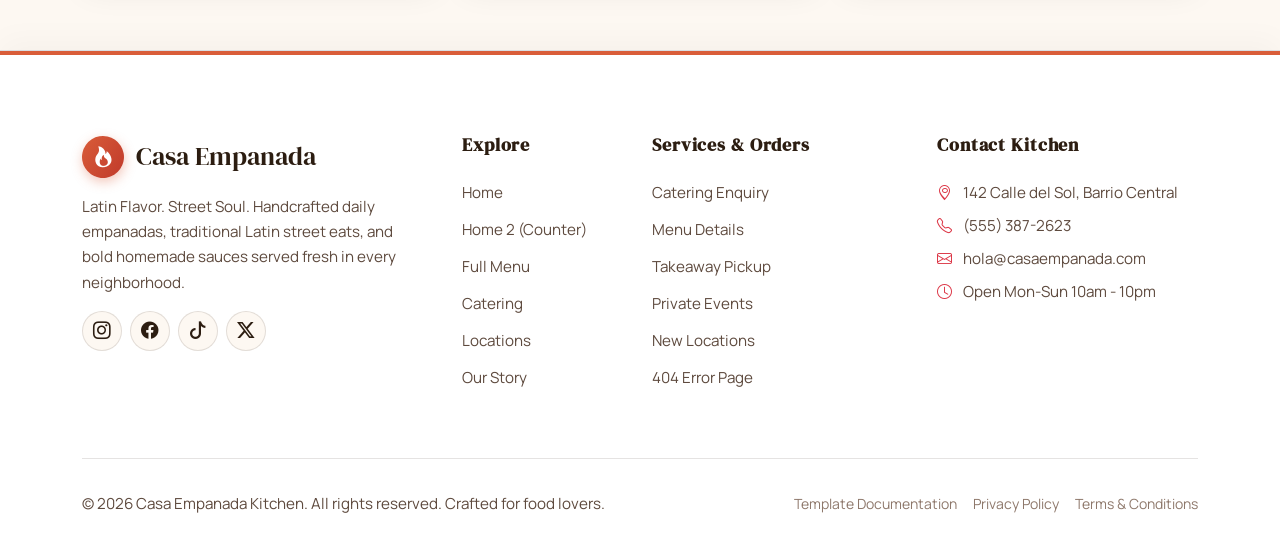
<file: location-details.html>
<!DOCTYPE html>
<html lang="en" data-theme="light">
<head>
  <meta charset="UTF-8">
  <meta name="viewport" content="width=device-width, initial-scale=1.0">
  <title>Barrio Central Flagship Counter — Casa Empanada Location</title>
  <meta name="description" content="Visit the Barrio Central flagship kitchen of Casa Empanada. Outdoor patio seating, live empanada baking, full sauce bar, and fast takeaway ordering.">

  <!-- Favicon -->
  <link rel="icon" type="image/svg+xml" href="assets/images/favicon.svg">

  <!-- Vendor & Custom CSS -->
  <link rel="stylesheet" href="assets/css/bootstrap.min.css">
  <link rel="stylesheet" href="assets/css/bootstrap-icons.min.css">
  <link rel="stylesheet" href="https://cdn.jsdelivr.net/npm/bootstrap-icons@1.11.3/font/bootstrap-icons.min.css">
  <link rel="stylesheet" href="assets/css/style.css">
</head>
<body>

  <!-- ==================== MANDATORY NAVBAR ==================== -->
  <nav class="navbar navbar-expand-xl navbar-casa" aria-label="Main navigation">
    <div class="container">
      <a class="navbar-brand-casa" href="index.html">
        <div class="brand-icon"><i class="bi bi-fire"></i></div>
        <span>Casa Empanada</span>
      </a>

      <div class="d-flex align-items-center gap-2 d-xl-none">
        <button class="navbar-toggler border-0 shadow-none p-2" type="button" data-bs-toggle="collapse" data-bs-target="#casaNavbar" aria-controls="casaNavbar" aria-expanded="false" aria-label="Toggle navigation">
          <i class="bi bi-list fs-1 text-primary"></i>
        </button>
      </div>

      <div class="collapse navbar-collapse" id="casaNavbar">
        <ul class="navbar-nav mx-auto mb-2 mb-xl-0 align-items-xl-center">
          <li class="nav-item dropdown">
            <a class="nav-link nav-link-casa dropdown-toggle" href="#" id="homeDropdown" role="button" data-bs-toggle="dropdown" aria-expanded="false">
              Home
            </a>
            <ul class="dropdown-menu dropdown-menu-casa" aria-labelledby="homeDropdown">
              <li><a class="dropdown-item dropdown-item-casa" href="index.html">Home 1 — Editorial Classic</a></li>
              <li><a class="dropdown-item dropdown-item-casa" href="home-2.html">Home 2 — The Empanada Counter</a></li>
            </ul>
          </li>

          <li class="nav-item"><a class="nav-link nav-link-casa" href="menu.html">Menu</a></li>
          <li class="nav-item"><a class="nav-link nav-link-casa" href="catering.html">Catering</a></li>
          <li class="nav-item"><a class="nav-link nav-link-casa active" href="locations.html">Locations</a></li>
          <li class="nav-item"><a class="nav-link nav-link-casa" href="our-story.html">Our Story</a></li>
          <li class="nav-item"><a class="nav-link nav-link-casa" href="contact.html">Contact</a></li>
        </ul>

        <!-- Mobile/Tab Navigation Action Controls (Inside Menu Collapse) -->
        <div class="mobile-nav-actions d-xl-none mt-3 pt-3 border-top d-flex align-items-center justify-content-between gap-3">
          <div class="d-flex align-items-center gap-2">
            <button class="btn-rtl-toggle" type="button" aria-label="Toggle RTL direction" title="Toggle RTL direction">RTL</button>
            <button class="btn-theme-toggle" type="button" aria-label="Toggle light and dark theme">
              <i class="bi bi-moon-stars-fill"></i>
            </button>
          </div>
          <a href="menu.html" class="btn-casa-primary btn-sm"><i class="bi bi-bag-fill"></i> Order Now</a>
        </div>

        <div class="d-none d-xl-flex align-items-center gap-3">
          <button class="btn-rtl-toggle" type="button" aria-label="Toggle RTL direction" title="Toggle RTL direction">RTL</button>
          <button class="btn-theme-toggle" type="button" aria-label="Toggle theme"><i class="bi bi-moon-stars-fill"></i></button>
          <a href="menu.html" class="btn-casa-primary"><i class="bi bi-bag-fill"></i> Order Now</a>
        </div>
      </div>
    </div>
  </nav>

  <!-- ==================== LOCATION HERO & DETAILS ==================== -->
  <section class="hero-section details-hero pb-5">
    <div class="container">
      <div class="row gy-5 align-items-center">
        <!-- Photo -->
        <div class="col-lg-6">
          <div class="hero-image-wrapper">
            <img src="assets/images/locations/locations-hero.jpg" alt="Barrio Central Counter Interior & Street Patio">
            <div class="floating-card-badge">
              <span class="badge bg-success rounded-pill px-3 py-2 font-accent">OPEN NOW</span>
              <div class="ms-2">
                <strong class="d-block">Current Wait Time: ~8 Mins</strong>
                <small class="text-muted">Fresh Batches Coming Out</small>
              </div>
            </div>
          </div>
        </div>

        <!-- Details -->
        <div class="col-lg-6 ps-lg-4">
          <div class="d-flex align-items-center gap-2 mb-2">
            <a href="locations.html" class="text-muted small"><i class="bi bi-arrow-left"></i> All Locations</a>
            <span class="text-muted">•</span>
            <span class="badge bg-danger rounded-pill font-accent">Flagship Kitchen</span>
          </div>

          <h1 class="display-4 font-heading mb-3">Barrio Central Counter</h1>
          <p class="fs-5 text-secondary mb-4">Our original flagship street kitchen. Located right in the heart of downtown with an outdoor festoon-lit patio, open kitchen line, and full Latin dipping bar.</p>

          <div class="bg-surface rounded-4 p-4 border mb-4">
            <h5 class="font-heading mb-3 text-danger"><i class="bi bi-info-circle-fill"></i> Counter Info &amp; Hours</h5>
            <div class="row g-3">
              <div class="col-12">
                <strong class="d-block"><i class="bi bi-geo-alt text-danger me-2"></i> Address:</strong>
                <span class="text-secondary ms-4">142 Calle del Sol, Suite 10, Downtown Barrio</span>
              </div>
              <div class="col-12">
                <strong class="d-block"><i class="bi bi-clock text-danger me-2"></i> Opening Hours:</strong>
                <span class="text-secondary ms-4">Monday – Sunday: 10:00 AM – 10:00 PM</span>
              </div>
              <div class="col-12">
                <strong class="d-block"><i class="bi bi-telephone text-danger me-2"></i> Phone Direct:</strong>
                <span class="text-secondary ms-4">(555) 387-2623</span>
              </div>
              <div class="col-12">
                <strong class="d-block"><i class="bi bi-car-front-fill text-danger me-2"></i> Parking:</strong>
                <span class="text-secondary ms-4">Free 30-min street parking out front + rear lot</span>
              </div>
            </div>
          </div>

          <div class="d-flex flex-wrap gap-3">
            <a href="contact.html" class="btn-casa-primary btn-lg"><i class="bi bi-bag-check-fill"></i> Order Pickup Here</a>
            <a href="https://maps.google.com" target="_blank" class="btn-casa-secondary btn-lg"><i class="bi bi-compass"></i> Get Map Directions</a>
          </div>
        </div>
      </div>
    </div>
  </section>

  <!-- ==================== POPULAR ITEMS AT THIS LOCATION ==================== -->
  <section class="py-5 border-top border-bottom border-opacity-10">
    <div class="container py-4">
      <div class="section-header text-center">
        <span class="section-tag">Barrio Favorites</span>
        <h2 class="section-title">Popular Items At Barrio Central</h2>
      </div>

      <div class="row g-4 justify-content-center">
        <div class="col-lg-4 col-md-6 col-12">
          <div class="food-card">
            <div class="food-card-img-wrap">
              <img src="assets/images/empanadas/empanada-cut-beef.jpg" alt="Argentine Beef">
            </div>
            <div class="food-card-body">
              <h3 class="food-card-title">Argentine Beef</h3>
              <p class="food-card-desc">Slow braised beef, green olives, cumin &amp; egg.</p>
              <div class="food-card-meta">
                <span class="food-card-price">$4.75</span>
                <a href="menu-details.html" class="btn btn-sm btn-outline-danger rounded-pill">Details</a>
              </div>
            </div>
          </div>
        </div>

        <div class="col-lg-4 col-md-6 col-12">
          <div class="food-card">
            <div class="food-card-img-wrap">
              <img src="assets/images/menu/stuffed-arepa.jpg" alt="Pabellón Arepa">
            </div>
            <div class="food-card-body">
              <h3 class="food-card-title">Pabellón Arepa</h3>
              <p class="food-card-desc">Crispy corn cake stuffed with beef &amp; plantains.</p>
              <div class="food-card-meta">
                <span class="food-card-price">$8.95</span>
                <a href="menu-details.html" class="btn btn-sm btn-outline-danger rounded-pill">Details</a>
              </div>
            </div>
          </div>
        </div>

        <div class="col-lg-4 col-md-6 col-12">
          <div class="food-card">
            <div class="food-card-img-wrap">
              <img src="assets/images/menu/churros-caramel.jpg" alt="Churros & Caramel">
            </div>
            <div class="food-card-body">
              <h3 class="food-card-title">Churros &amp; Dulce de Leche</h3>
              <p class="food-card-desc">Warm cinnamon churros with dulce de leche dip.</p>
              <div class="food-card-meta">
                <span class="food-card-price">$6.50</span>
                <a href="menu-details.html" class="btn btn-sm btn-outline-danger rounded-pill">Details</a>
              </div>
            </div>
          </div>
        </div>
      </div>
    </div>
  </section>

  <!-- ==================== MANDATORY FOOTER ==================== -->
  <footer class="footer-casa" aria-label="Site footer">
    <div class="container">
      <div class="row g-4">
        <!-- Col 1 -->
        <div class="col-lg-4 col-md-6">
          <a class="navbar-brand-casa mb-3 d-inline-flex" href="index.html">
            <div class="brand-icon"><i class="bi bi-fire"></i></div>
            <span class="brand-title">Casa Empanada</span>
          </a>
          <p class="footer-text pe-lg-4">Latin Flavor. Street Soul. Handcrafted daily empanadas, traditional Latin street eats, and bold homemade sauces served fresh in every neighborhood.</p>
          <div class="d-flex gap-2 mt-3">
            <a href="#" class="social-icon-btn" aria-label="Instagram"><i class="bi bi-instagram"></i></a>
            <a href="#" class="social-icon-btn" aria-label="Facebook"><i class="bi bi-facebook"></i></a>
            <a href="#" class="social-icon-btn" aria-label="TikTok"><i class="bi bi-tiktok"></i></a>
            <a href="#" class="social-icon-btn" aria-label="Twitter/X"><i class="bi bi-twitter-x"></i></a>
          </div>
        </div>

        <!-- Col 2 -->
        <div class="col-lg-2 col-md-6">
          <h5>Explore</h5>
          <ul class="footer-links">
            <li><a href="index.html">Home</a></li>
            <li><a href="home-2.html">Home 2 (Counter)</a></li>
            <li><a href="menu.html">Full Menu</a></li>
            <li><a href="catering.html">Catering</a></li>
            <li><a href="locations.html">Locations</a></li>
            <li><a href="our-story.html">Our Story</a></li>
          </ul>
        </div>

        <!-- Col 3 -->
        <div class="col-lg-3 col-md-6">
          <h5>Services &amp; Orders</h5>
          <ul class="footer-links">
            <li><a href="catering-order.html">Catering Enquiry</a></li>
            <li><a href="menu-details.html">Menu Details</a></li>
            <li><a href="locations.html">Takeaway Pickup</a></li>
            <li><a href="contact.html">Private Events</a></li>
            <li><a href="coming-soon.html">New Locations</a></li>
            <li><a href="404.html">404 Error Page</a></li>
          </ul>
        </div>

        <!-- Col 4 -->
        <div class="col-lg-3 col-md-6">
          <h5>Contact Kitchen</h5>
          <p class="footer-contact-item mb-2"><i class="bi bi-geo-alt text-danger me-2"></i> 142 Calle del Sol, Barrio Central</p>
          <p class="footer-contact-item mb-2"><i class="bi bi-telephone text-danger me-2"></i> (555) 387-2623</p>
          <p class="footer-contact-item mb-2"><i class="bi bi-envelope text-danger me-2"></i> hola@casaempanada.com</p>
          <p class="footer-contact-item mb-0"><i class="bi bi-clock text-danger me-2"></i> Open Mon-Sun 10am - 10pm</p>
        </div>
      </div>

      <div class="footer-bottom d-flex flex-column flex-md-row justify-content-between align-items-center gap-3">
        <p class="mb-0 small">&copy; 2026 Casa Empanada Kitchen. All rights reserved. Crafted for food lovers.</p>
        <div class="d-flex gap-3 small">
          <a href="documentation/index.html">Template Documentation</a>
          <a href="#">Privacy Policy</a>
          <a href="#">Terms &amp; Conditions</a>
        </div>
      </div>
    </div>
  </footer>

  <script src="assets/js/bootstrap.bundle.min.js"></script>
  <script src="assets/js/gsap.min.js"></script>
  <script src="assets/js/main.js"></script>
</body>
</html>
</file>
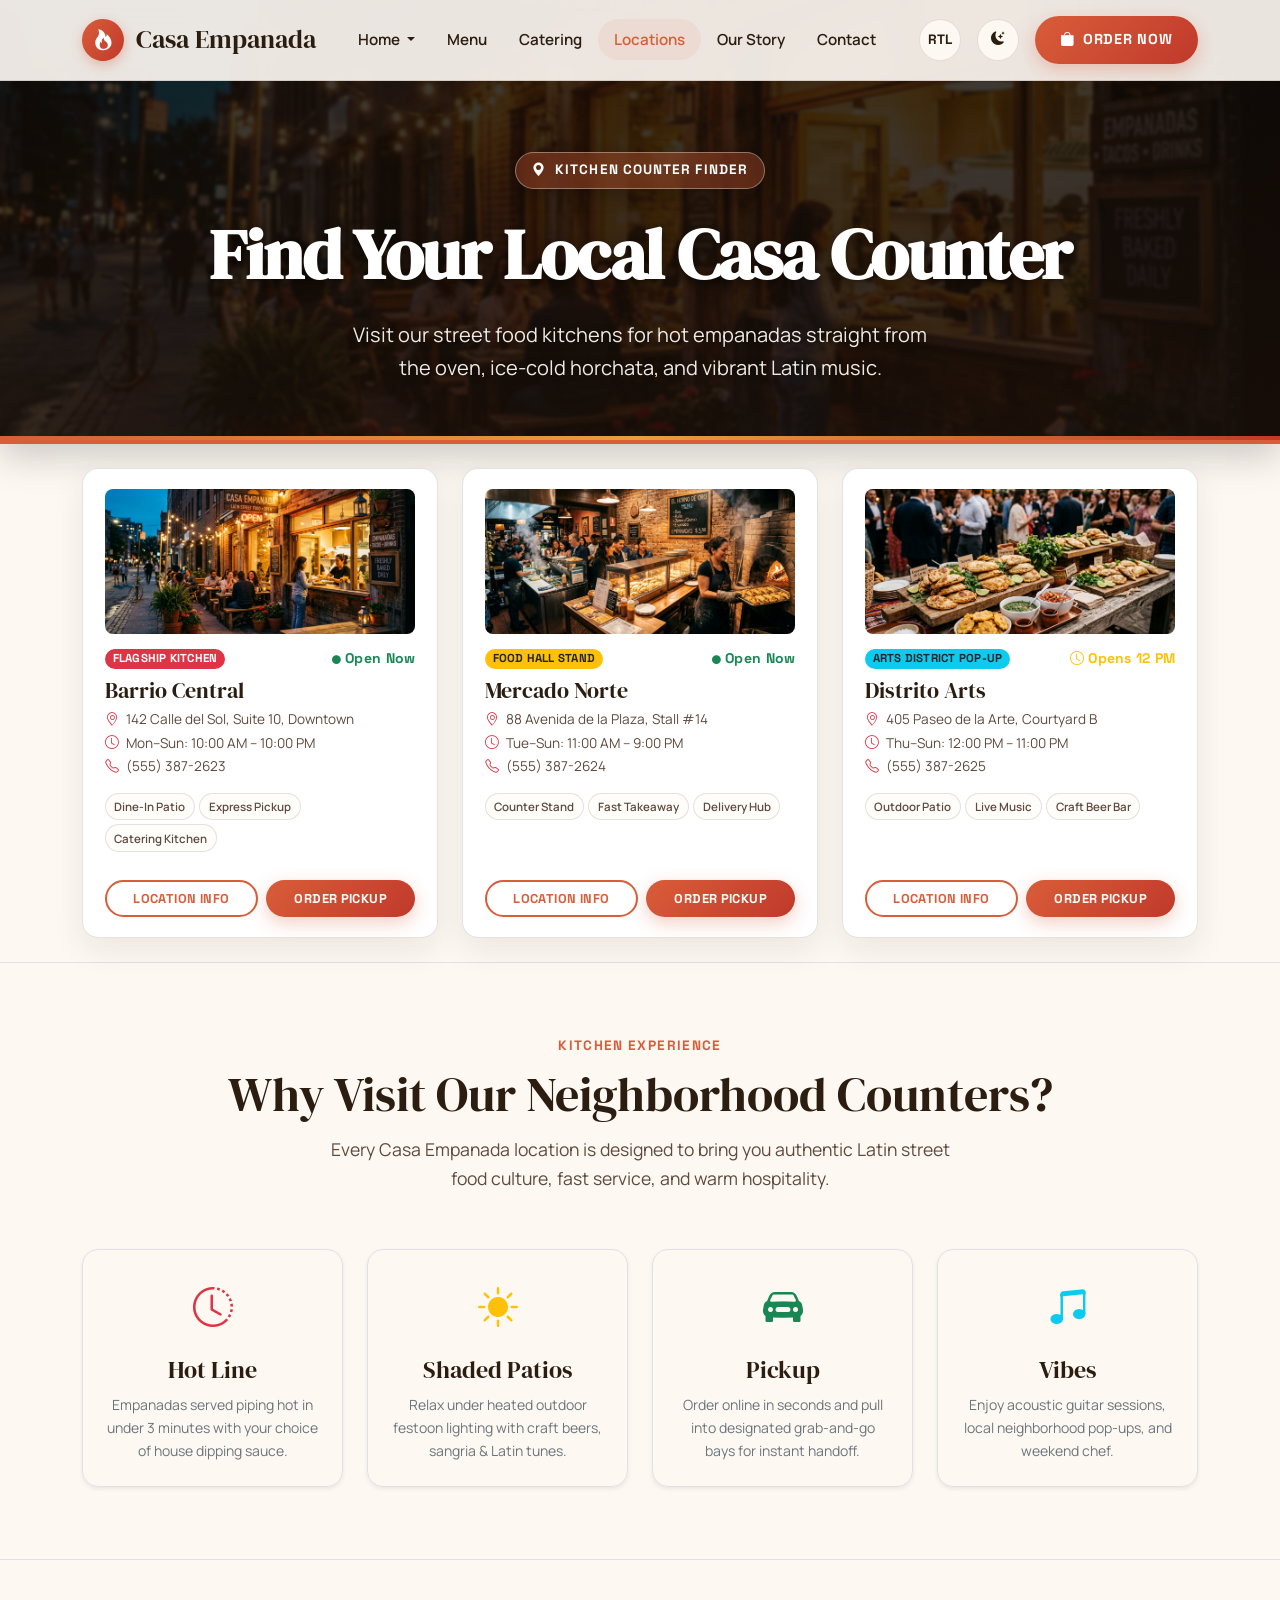
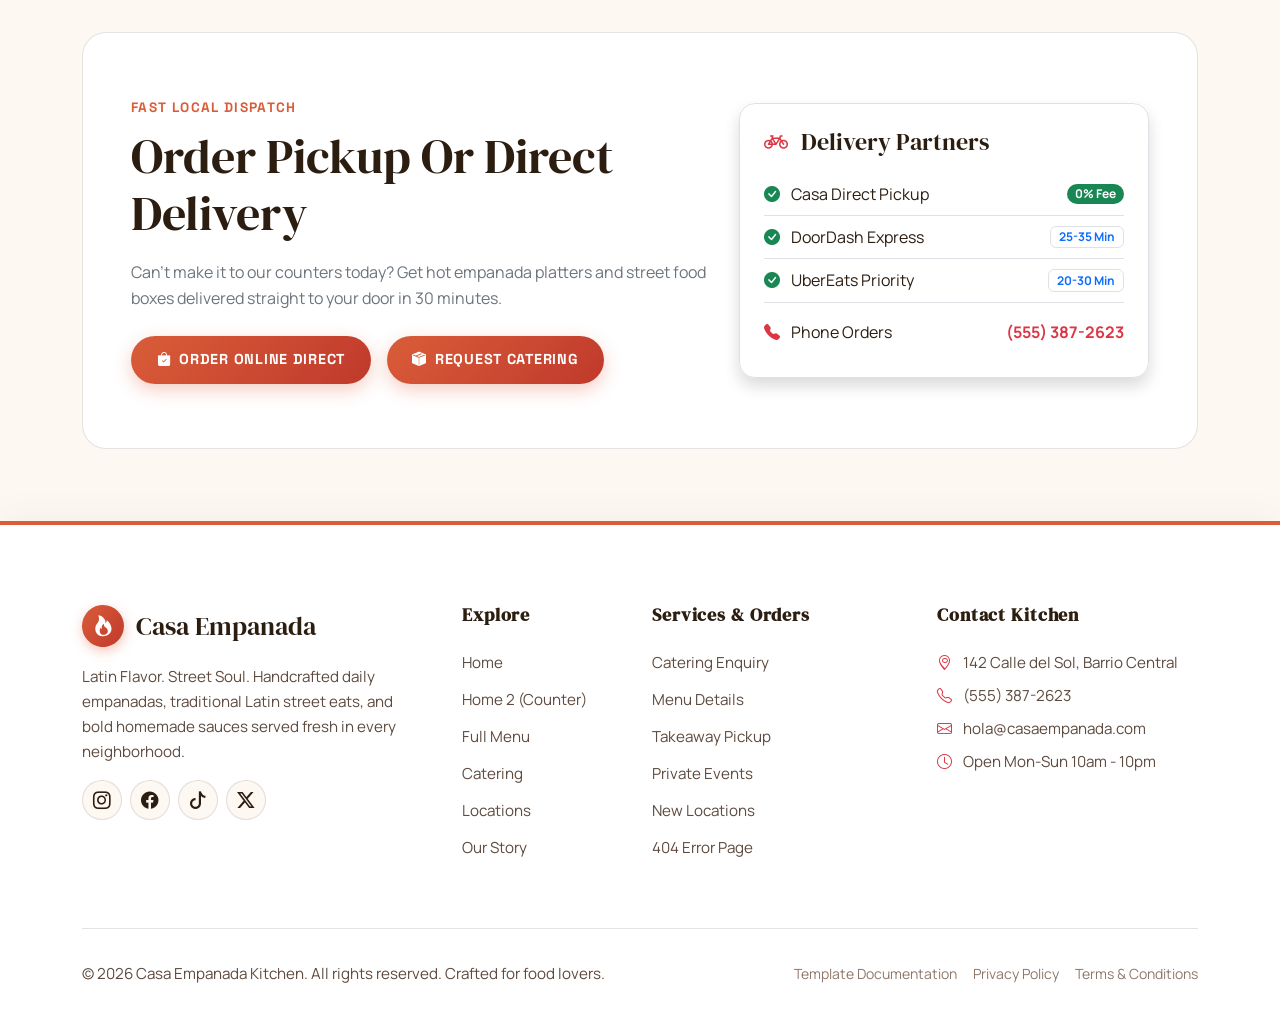
<file: locations.html>
<!DOCTYPE html>
<html lang="en" data-theme="light">

<head>
  <meta charset="UTF-8">
  <meta name="viewport" content="width=device-width, initial-scale=1.0">
  <title>Locations & Kitchen Counters — Casa Empanada Finder</title>
  <meta name="description"
    content="Find a Casa Empanada street food counter near you. Check opening hours, street addresses, pickup options, and patio dining across all our locations.">

  <!-- Favicon -->
  <link rel="icon" type="image/svg+xml" href="assets/images/favicon.svg">

  <!-- Vendor & Custom CSS -->
  <link rel="stylesheet" href="assets/css/bootstrap.min.css">
  <link rel="stylesheet" href="assets/css/bootstrap-icons.min.css">
  <link rel="stylesheet" href="https://cdn.jsdelivr.net/npm/bootstrap-icons@1.11.3/font/bootstrap-icons.min.css">
  <link rel="stylesheet" href="assets/css/style.css">
</head>

<body>

  <!-- ==================== MANDATORY NAVBAR ==================== -->
  <nav class="navbar navbar-expand-xl navbar-casa" aria-label="Main navigation">
    <div class="container">
      <a class="navbar-brand-casa" href="index.html">
        <div class="brand-icon"><i class="bi bi-fire"></i></div>
        <span>Casa Empanada</span>
      </a>

      <div class="d-flex align-items-center gap-2 d-xl-none">
        <button class="navbar-toggler border-0 shadow-none p-2" type="button" data-bs-toggle="collapse"
          data-bs-target="#casaNavbar" aria-controls="casaNavbar" aria-expanded="false" aria-label="Toggle navigation">
          <i class="bi bi-list fs-1 text-primary"></i>
        </button>
      </div>

      <div class="collapse navbar-collapse" id="casaNavbar">
        <ul class="navbar-nav mx-auto mb-2 mb-xl-0 align-items-xl-center">
          <li class="nav-item dropdown">
            <a class="nav-link nav-link-casa dropdown-toggle" href="#" id="homeDropdown" role="button"
              data-bs-toggle="dropdown" aria-expanded="false">
              Home
            </a>
            <ul class="dropdown-menu dropdown-menu-casa" aria-labelledby="homeDropdown">
              <li><a class="dropdown-item dropdown-item-casa" href="index.html">Home 1 — Editorial Classic</a></li>
              <li><a class="dropdown-item dropdown-item-casa" href="home-2.html">Home 2 — The Empanada Counter</a></li>
            </ul>
          </li>

          <li class="nav-item"><a class="nav-link nav-link-casa" href="menu.html">Menu</a></li>
          <li class="nav-item"><a class="nav-link nav-link-casa" href="catering.html">Catering</a></li>
          <li class="nav-item"><a class="nav-link nav-link-casa active" href="locations.html">Locations</a></li>
          <li class="nav-item"><a class="nav-link nav-link-casa" href="our-story.html">Our Story</a></li>
          <li class="nav-item"><a class="nav-link nav-link-casa" href="contact.html">Contact</a></li>
        </ul>

        <!-- Mobile/Tab Navigation Action Controls (Inside Menu Collapse) -->
        <div
          class="mobile-nav-actions d-xl-none mt-3 pt-3 border-top d-flex align-items-center justify-content-between gap-3">
          <div class="d-flex align-items-center gap-2">
            <button class="btn-rtl-toggle" type="button" aria-label="Toggle RTL direction"
              title="Toggle RTL direction">RTL</button>
            <button class="btn-theme-toggle" type="button" aria-label="Toggle light and dark theme">
              <i class="bi bi-moon-stars-fill"></i>
            </button>
          </div>
          <a href="menu.html" class="btn-casa-primary btn-sm"><i class="bi bi-bag-fill"></i> Order Now</a>
        </div>

        <div class="d-none d-xl-flex align-items-center gap-3">
          <button class="btn-rtl-toggle" type="button" aria-label="Toggle RTL direction"
            title="Toggle RTL direction">RTL</button>
          <button class="btn-theme-toggle" type="button" aria-label="Toggle theme"><i
              class="bi bi-moon-stars-fill"></i></button>
          <a href="menu.html" class="btn-casa-primary"><i class="bi bi-bag-fill"></i> Order Now</a>
        </div>
      </div>
    </div>
  </nav>

  <!-- ==================== LOCATIONS HERO ==================== -->
  <section class="hero-section page-hero hero-locations text-center pb-4">
    <div class="container">
      <span class="hero-badge"><i class="bi bi-geo-alt-fill"></i> Kitchen Counter Finder</span>
      <h1 class="hero-title display-3 fw-bold mx-auto">Find Your Local Casa Counter</h1>
      <p class="hero-lead mx-auto">Visit our street food kitchens for hot empanadas straight from the oven, ice-cold
        horchata, and vibrant Latin music.</p>
    </div>
  </section>

  <!-- ==================== LOCATIONS GRID (Req 7 Compact & Balanced Layout) ==================== -->
  <section class="py-4 locations-grid-section">
    <div class="container">
      <div class="row g-4">

        <!-- Location 1 -->
        <div class="col-12 col-xl-4 reveal-element">
          <div class="location-card">
            <div class="location-card-image-wrap">
              <img src="assets/images/locations/locations-hero.jpg" alt="Barrio Central Flagship Counter & Street Patio">
            </div>
            <div class="d-flex align-items-center justify-content-between mb-2">
              <span class="badge bg-danger rounded-pill px-2 py-1 font-accent" style="font-size: 0.72rem;">FLAGSHIP KITCHEN</span>
              <span class="text-success small fw-bold font-accent"><i class="bi bi-circle-fill me-1" style="font-size: 0.55rem;"></i>Open Now</span>
            </div>
            <h3 class="location-card-title">Barrio Central</h3>
            
            <div class="location-details-list">
              <p><i class="bi bi-geo-alt text-danger me-1"></i> 142 Calle del Sol, Suite 10, Downtown</p>
              <p><i class="bi bi-clock text-danger me-1"></i> Mon–Sun: 10:00 AM – 10:00 PM</p>
              <p><i class="bi bi-telephone text-danger me-1"></i> (555) 387-2623</p>
            </div>

            <div class="d-flex flex-wrap gap-1 mb-3">
              <span class="location-tag-pill">Dine-In Patio</span>
              <span class="location-tag-pill">Express Pickup</span>
              <span class="location-tag-pill">Catering Kitchen</span>
            </div>

            <div class="location-card-actions">
              <a href="location-details.html" class="btn btn-casa-secondary">Location Info</a>
              <a href="contact.html" class="btn btn-casa-primary">Order Pickup</a>
            </div>
          </div>
        </div>

        <!-- Location 2 -->
        <div class="col-12 col-xl-4 reveal-element">
          <div class="location-card">
            <div class="location-card-image-wrap">
              <img src="assets/images/hero/hero-counter-market.jpg" alt="Mercado Norte Food Hall Counter Stand">
            </div>
            <div class="d-flex align-items-center justify-content-between mb-2">
              <span class="badge bg-warning text-dark rounded-pill px-2 py-1 font-accent" style="font-size: 0.72rem;">FOOD HALL STAND</span>
              <span class="text-success small fw-bold font-accent"><i class="bi bi-circle-fill me-1" style="font-size: 0.55rem;"></i>Open Now</span>
            </div>
            <h3 class="location-card-title">Mercado Norte</h3>
            
            <div class="location-details-list">
              <p><i class="bi bi-geo-alt text-danger me-1"></i> 88 Avenida de la Plaza, Stall #14</p>
              <p><i class="bi bi-clock text-danger me-1"></i> Tue–Sun: 11:00 AM – 9:00 PM</p>
              <p><i class="bi bi-telephone text-danger me-1"></i> (555) 387-2624</p>
            </div>

            <div class="d-flex flex-wrap gap-1 mb-3">
              <span class="location-tag-pill">Counter Stand</span>
              <span class="location-tag-pill">Fast Takeaway</span>
              <span class="location-tag-pill">Delivery Hub</span>
            </div>

            <div class="location-card-actions">
              <a href="location-details.html" class="btn btn-casa-secondary">Location Info</a>
              <a href="contact.html" class="btn btn-casa-primary">Order Pickup</a>
            </div>
          </div>
        </div>

        <!-- Location 3 -->
        <div class="col-12 col-xl-4 reveal-element">
          <div class="location-card">
            <div class="location-card-image-wrap">
              <img src="assets/images/catering/catering-hero.jpg" alt="Distrito Arts Courtyard Pop-Up Kitchen">
            </div>
            <div class="d-flex align-items-center justify-content-between mb-2">
              <span class="badge bg-info text-dark rounded-pill px-2 py-1 font-accent" style="font-size: 0.72rem;">ARTS DISTRICT POP-UP</span>
              <span class="text-warning small fw-bold font-accent"><i class="bi bi-clock me-1"></i>Opens 12 PM</span>
            </div>
            <h3 class="location-card-title">Distrito Arts</h3>
            
            <div class="location-details-list">
              <p><i class="bi bi-geo-alt text-danger me-1"></i> 405 Paseo de la Arte, Courtyard B</p>
              <p><i class="bi bi-clock text-danger me-1"></i> Thu–Sun: 12:00 PM – 11:00 PM</p>
              <p><i class="bi bi-telephone text-danger me-1"></i> (555) 387-2625</p>
            </div>

            <div class="d-flex flex-wrap gap-1 mb-3">
              <span class="location-tag-pill">Outdoor Patio</span>
              <span class="location-tag-pill">Live Music</span>
              <span class="location-tag-pill">Craft Beer Bar</span>
            </div>

            <div class="location-card-actions">
              <a href="location-details.html" class="btn btn-casa-secondary">Location Info</a>
              <a href="contact.html" class="btn btn-casa-primary">Order Pickup</a>
            </div>
          </div>
        </div>

      </div>
    </div>
  </section>

  <!-- ==================== NEW SECTION 1: KITCHEN COUNTER AMENITIES ==================== -->
  <section class="py-5 border-top border-bottom border-opacity-10">
    <div class="container py-4">
      <div class="section-header text-center">
        <span class="section-tag">Kitchen Experience</span>
        <h2 class="section-title">Why Visit Our Neighborhood Counters?</h2>
        <p class="section-subtitle mx-auto">Every Casa Empanada location is designed to bring you authentic Latin street
          food culture, fast service, and warm hospitality.</p>
      </div>

      <div class="row g-4 text-center">
        <div class="col-lg-3 col-md-6 reveal-element">
          <div class="p-4 bg-surface rounded-4 border h-100 shadow-sm">
            <div class="fs-1 text-danger mb-3"><i class="bi bi-clock-history"></i></div>
            <h4 class="font-heading">Hot Line</h4>
            <p class="text-secondary small mb-0">Empanadas served piping hot in under 3 minutes with your choice of
              house dipping sauce.</p>
          </div>
        </div>

        <div class="col-lg-3 col-md-6 reveal-element">
          <div class="p-4 bg-surface rounded-4 border h-100 shadow-sm">
            <div class="fs-1 text-warning mb-3"><i class="bi bi-brightness-high-fill"></i></div>
            <h4 class="font-heading">Shaded Patios</h4>
            <p class="text-secondary small mb-0">Relax under heated outdoor festoon lighting with craft beers, sangria
              &amp; Latin tunes.</p>
          </div>
        </div>

        <div class="col-lg-3 col-md-6 reveal-element">
          <div class="p-4 bg-surface rounded-4 border h-100 shadow-sm">
            <div class="fs-1 text-success mb-3"><i class="bi bi-car-front-fill"></i></div>
            <h4 class="font-heading">Pickup</h4>
            <p class="text-secondary small mb-0">Order online in seconds and pull into designated grab-and-go bays for
              instant handoff.</p>
          </div>
        </div>

        <div class="col-lg-3 col-md-6 reveal-element">
          <div class="p-4 bg-surface rounded-4 border h-100 shadow-sm">
            <div class="fs-1 text-info mb-3"><i class="bi bi-music-note-beamed"></i></div>
            <h4 class="font-heading">Vibes</h4>
            <p class="text-secondary small mb-0">Enjoy acoustic guitar sessions, local neighborhood pop-ups, and weekend
              chef.</p>
          </div>
        </div>
      </div>
    </div>
  </section>

  <!-- ==================== NEW SECTION 2: DELIVERY & ORDER HUB ==================== -->
  <section class="py-5">
    <div class="container py-4">
      <div class="split-feature">
        <div class="row align-items-center gy-4">
          <div class="col-lg-7">
            <span class="section-tag text-warning">Fast Local Dispatch</span>
            <h2 class="section-title mb-3">Order Pickup Or Direct Delivery</h2>
            <p class="text-secondary mb-4">Can't make it to our counters today? Get hot empanada platters and street
              food boxes delivered straight to your door in 30 minutes.</p>

            <div class="cta-btn-group d-flex flex-wrap gap-3">
              <a href="menu.html" class="btn-casa-primary"><i class="bi bi-bag-check-fill"></i> Order Online
                Direct</a>
              <a href="catering-order.html" class="btn-casa-yellow"><i class="bi bi-box-seam-fill"></i> Request
                Catering</a>
            </div>
          </div>

          <div class="col-lg-5">
            <div class="bg-surface rounded-4 p-4 border shadow">
              <h4 class="font-heading mb-3"><i class="bi bi-bicycle text-danger me-2"></i> Delivery Partners</h4>
              <ul class="list-unstyled mb-0">
                <li class="d-flex align-items-center justify-content-between py-2 border-bottom">
                  <span><i class="bi bi-check-circle-fill text-success me-2"></i> Casa Direct Pickup</span>
                  <span class="badge bg-success text-white rounded-pill">0% Fee</span>
                </li>
                <li class="d-flex align-items-center justify-content-between py-2 border-bottom">
                  <span><i class="bi bi-check-circle-fill text-success me-2"></i> DoorDash Express</span>
                  <span class="badge bg-surface text-primary border">25-35 Min</span>
                </li>
                <li class="d-flex align-items-center justify-content-between py-2 border-bottom">
                  <span><i class="bi bi-check-circle-fill text-success me-2"></i> UberEats Priority</span>
                  <span class="badge bg-surface text-primary border">20-30 Min</span>
                </li>
                <li class="d-flex align-items-center justify-content-between py-2 pt-3">
                  <span><i class="bi bi-telephone-fill text-danger me-2"></i> Phone Orders</span>
                  <span class="fw-bold text-danger">(555) 387-2623</span>
                </li>
              </ul>
            </div>
          </div>
        </div>
      </div>
    </div>
  </section>

  <!-- ==================== MANDATORY FOOTER ==================== -->
  <footer class="footer-casa" aria-label="Site footer">
    <div class="container">
      <div class="row g-4">
        <!-- Col 1 -->
        <div class="col-lg-4 col-md-6">
          <a class="navbar-brand-casa mb-3 d-inline-flex" href="index.html">
            <div class="brand-icon"><i class="bi bi-fire"></i></div>
            <span class="brand-title">Casa Empanada</span>
          </a>
          <p class="footer-text pe-lg-4">Latin Flavor. Street Soul. Handcrafted daily empanadas, traditional Latin
            street eats, and bold homemade sauces served fresh in every neighborhood.</p>
          <div class="d-flex gap-2 mt-3">
            <a href="#" class="social-icon-btn" aria-label="Instagram"><i class="bi bi-instagram"></i></a>
            <a href="#" class="social-icon-btn" aria-label="Facebook"><i class="bi bi-facebook"></i></a>
            <a href="#" class="social-icon-btn" aria-label="TikTok"><i class="bi bi-tiktok"></i></a>
            <a href="#" class="social-icon-btn" aria-label="Twitter/X"><i class="bi bi-twitter-x"></i></a>
          </div>
        </div>

        <!-- Col 2 -->
        <div class="col-lg-2 col-md-6">
          <h5>Explore</h5>
          <ul class="footer-links">
            <li><a href="index.html">Home</a></li>
            <li><a href="home-2.html">Home 2 (Counter)</a></li>
            <li><a href="menu.html">Full Menu</a></li>
            <li><a href="catering.html">Catering</a></li>
            <li><a href="locations.html">Locations</a></li>
            <li><a href="our-story.html">Our Story</a></li>
          </ul>
        </div>

        <!-- Col 3 -->
        <div class="col-lg-3 col-md-6">
          <h5>Services &amp; Orders</h5>
          <ul class="footer-links">
            <li><a href="catering-order.html">Catering Enquiry</a></li>
            <li><a href="menu-details.html">Menu Details</a></li>
            <li><a href="locations.html">Takeaway Pickup</a></li>
            <li><a href="contact.html">Private Events</a></li>
            <li><a href="coming-soon.html">New Locations</a></li>
            <li><a href="404.html">404 Error Page</a></li>
          </ul>
        </div>

        <!-- Col 4 -->
        <div class="col-lg-3 col-md-6">
          <h5>Contact Kitchen</h5>
          <p class="footer-contact-item mb-2"><i class="bi bi-geo-alt text-danger me-2"></i> 142 Calle del Sol, Barrio
            Central</p>
          <p class="footer-contact-item mb-2"><i class="bi bi-telephone text-danger me-2"></i> (555) 387-2623</p>
          <p class="footer-contact-item mb-2"><i class="bi bi-envelope text-danger me-2"></i> hola@casaempanada.com</p>
          <p class="footer-contact-item mb-0"><i class="bi bi-clock text-danger me-2"></i> Open Mon-Sun 10am - 10pm</p>
        </div>
      </div>

      <div class="footer-bottom d-flex flex-column flex-md-row justify-content-between align-items-center gap-3">
        <p class="mb-0 small">&copy; 2026 Casa Empanada Kitchen. All rights reserved. Crafted for food lovers.</p>
        <div class="d-flex gap-3 small">
          <a href="documentation/index.html">Template Documentation</a>
          <a href="#">Privacy Policy</a>
          <a href="#">Terms &amp; Conditions</a>
        </div>
      </div>
    </div>
  </footer>

  <script src="assets/js/bootstrap.bundle.min.js"></script>
  <script src="assets/js/gsap.min.js"></script>
  <script src="assets/js/main.js"></script>
</body>

</html>
</file>
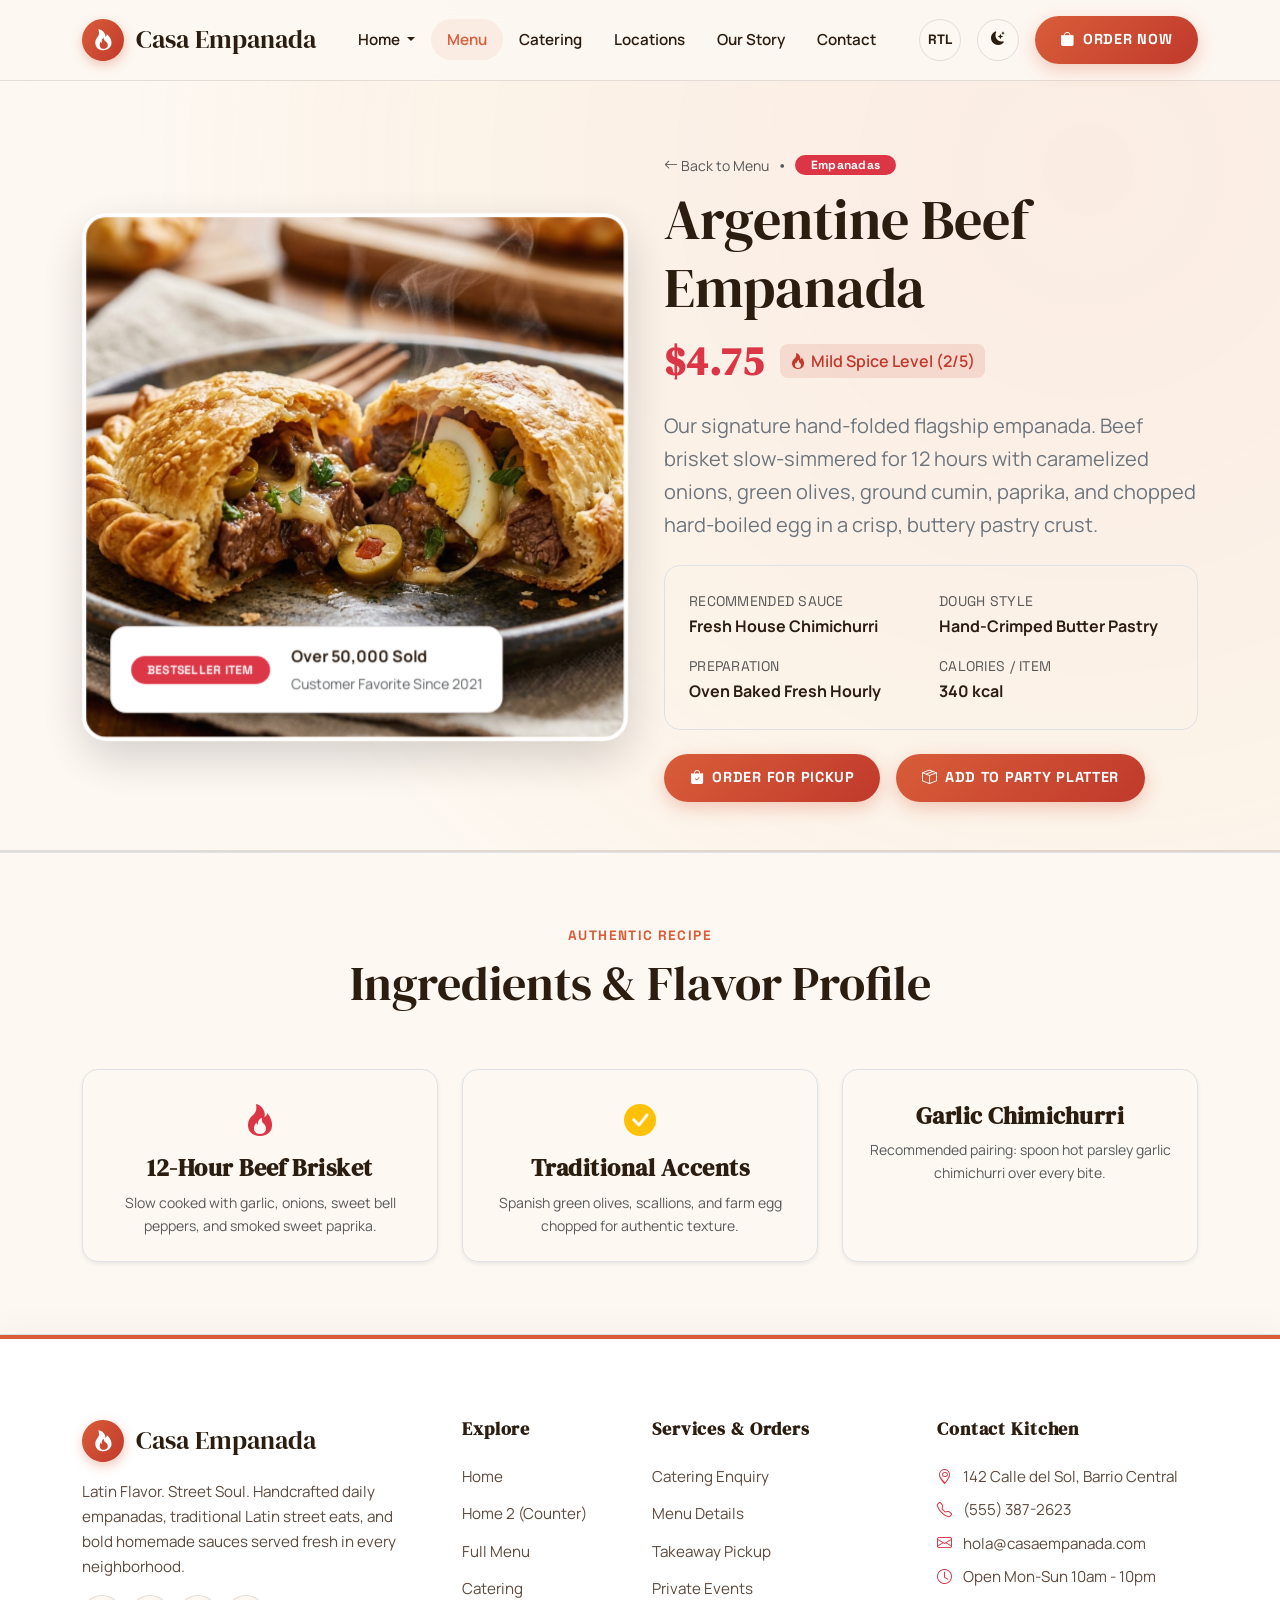
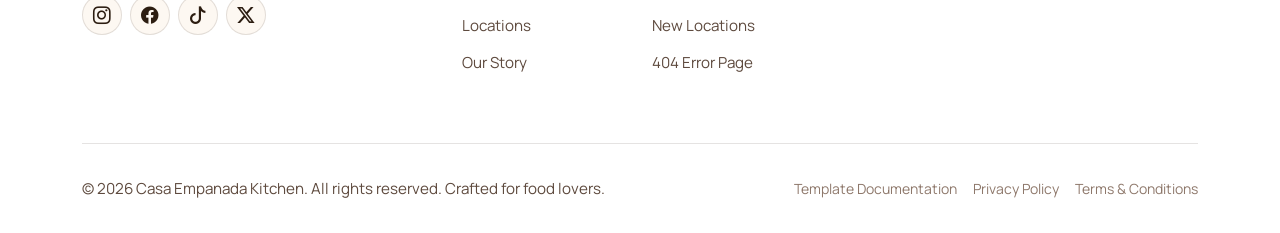
<file: menu-details.html>
<!DOCTYPE html>
<html lang="en" data-theme="light">
<head>
  <meta charset="UTF-8">
  <meta name="viewport" content="width=device-width, initial-scale=1.0">
  <title>Signature Argentine Beef Empanada — Casa Empanada Details</title>
  <meta name="description" content="Detailed overview of our flagship Argentine Beef Empanada. Slow-braised beef brisket, sofrito, green olives, cumin, and hard-boiled egg wrapped in flaky butter pastry.">

  <!-- Favicon -->
  <link rel="icon" type="image/svg+xml" href="assets/images/favicon.svg">

  <!-- Vendor & Custom CSS -->
  <link rel="stylesheet" href="assets/css/bootstrap.min.css">
  <link rel="stylesheet" href="assets/css/bootstrap-icons.min.css">
  <link rel="stylesheet" href="https://cdn.jsdelivr.net/npm/bootstrap-icons@1.11.3/font/bootstrap-icons.min.css">
  <link rel="stylesheet" href="assets/css/style.css">
</head>
<body>

  <!-- ==================== MANDATORY NAVBAR ==================== -->
  <nav class="navbar navbar-expand-xl navbar-casa" aria-label="Main navigation">
    <div class="container">
      <a class="navbar-brand-casa" href="index.html">
        <div class="brand-icon"><i class="bi bi-fire"></i></div>
        <span>Casa Empanada</span>
      </a>

      <div class="d-flex align-items-center gap-2 d-xl-none">
        <button class="navbar-toggler border-0 shadow-none p-2" type="button" data-bs-toggle="collapse" data-bs-target="#casaNavbar" aria-controls="casaNavbar" aria-expanded="false" aria-label="Toggle navigation">
          <i class="bi bi-list fs-1 text-primary"></i>
        </button>
      </div>

      <div class="collapse navbar-collapse" id="casaNavbar">
        <ul class="navbar-nav mx-auto mb-2 mb-xl-0 align-items-xl-center">
          <li class="nav-item dropdown">
            <a class="nav-link nav-link-casa dropdown-toggle" href="#" id="homeDropdown" role="button" data-bs-toggle="dropdown" aria-expanded="false">
              Home
            </a>
            <ul class="dropdown-menu dropdown-menu-casa" aria-labelledby="homeDropdown">
              <li><a class="dropdown-item dropdown-item-casa" href="index.html">Home 1 — Editorial Classic</a></li>
              <li><a class="dropdown-item dropdown-item-casa" href="home-2.html">Home 2 — The Empanada Counter</a></li>
            </ul>
          </li>

          <li class="nav-item"><a class="nav-link nav-link-casa active" href="menu.html">Menu</a></li>
          <li class="nav-item"><a class="nav-link nav-link-casa" href="catering.html">Catering</a></li>
          <li class="nav-item"><a class="nav-link nav-link-casa" href="locations.html">Locations</a></li>
          <li class="nav-item"><a class="nav-link nav-link-casa" href="our-story.html">Our Story</a></li>
          <li class="nav-item"><a class="nav-link nav-link-casa" href="contact.html">Contact</a></li>
        </ul>

        <!-- Mobile/Tab Navigation Action Controls (Inside Menu Collapse) -->
        <div class="mobile-nav-actions d-xl-none mt-3 pt-3 border-top d-flex align-items-center justify-content-between gap-3">
          <div class="d-flex align-items-center gap-2">
            <button class="btn-rtl-toggle" type="button" aria-label="Toggle RTL direction" title="Toggle RTL direction">RTL</button>
            <button class="btn-theme-toggle" type="button" aria-label="Toggle light and dark theme">
              <i class="bi bi-moon-stars-fill"></i>
            </button>
          </div>
          <a href="catering-order.html" class="btn-casa-primary btn-sm"><i class="bi bi-bag-fill"></i> Order Now</a>
        </div>

        <div class="d-none d-xl-flex align-items-center gap-3">
          <button class="btn-rtl-toggle" type="button" aria-label="Toggle RTL direction" title="Toggle RTL direction">RTL</button>
          <button class="btn-theme-toggle" type="button" aria-label="Toggle theme"><i class="bi bi-moon-stars-fill"></i></button>
          <a href="catering-order.html" class="btn-casa-primary"><i class="bi bi-bag-fill"></i> Order Now</a>
        </div>
      </div>
    </div>
  </nav>

  <!-- ==================== ITEM DETAILS HEADER & SECTION ==================== -->
  <section class="hero-section details-hero pb-5">
    <div class="container">
      <div class="row gy-5 align-items-center">
        <!-- Big Photo -->
        <div class="col-lg-6">
          <div class="hero-image-wrapper shadow-lg">
            <img src="assets/images/empanadas/empanada-cut-beef.jpg" alt="Argentine Beef Empanada Cut Open Detail">
            <div class="floating-card-badge">
              <span class="badge bg-danger rounded-pill px-3 py-2 font-accent">BESTSELLER ITEM</span>
              <div class="ms-2">
                <strong class="d-block">Over 50,000 Sold</strong>
                <small class="text-muted">Customer Favorite Since 2021</small>
              </div>
            </div>
          </div>
        </div>

        <!-- Details Info -->
        <div class="col-lg-6 ps-lg-4">
          <div class="d-flex align-items-center gap-2 mb-2">
            <a href="menu.html" class="text-muted small"><i class="bi bi-arrow-left"></i> Back to Menu</a>
            <span class="text-muted">•</span>
            <span class="badge bg-danger text-white rounded-pill px-3 py-1 font-accent">Empanadas</span>
          </div>

          <h1 class="display-4 font-heading mb-3">Argentine Beef Empanada</h1>
          <div class="d-flex align-items-center gap-3 mb-4">
            <span class="display-6 font-accent fw-bold text-danger">$4.75</span>
            <div class="dietary-tag spicy fs-6"><i class="bi bi-fire"></i> Mild Spice Level (2/5)</div>
          </div>

          <p class="fs-5 text-secondary mb-4">Our signature hand-folded flagship empanada. Beef brisket slow-simmered for 12 hours with caramelized onions, green olives, ground cumin, paprika, and chopped hard-boiled egg in a crisp, buttery pastry crust.</p>

          <!-- Specs Table -->
          <div class="bg-surface rounded-4 p-4 border mb-4">
            <div class="row g-3">
              <div class="col-6">
                <small class="text-muted d-block font-accent">RECOMMENDED SAUCE</small>
                <strong>Fresh House Chimichurri</strong>
              </div>
              <div class="col-6">
                <small class="text-muted d-block font-accent">DOUGH STYLE</small>
                <strong>Hand-Crimped Butter Pastry</strong>
              </div>
              <div class="col-6">
                <small class="text-muted d-block font-accent">PREPARATION</small>
                <strong>Oven Baked Fresh Hourly</strong>
              </div>
              <div class="col-6">
                <small class="text-muted d-block font-accent">CALORIES / ITEM</small>
                <strong>340 kcal</strong>
              </div>
            </div>
          </div>

          <!-- Order Actions -->
          <div class="d-flex flex-wrap gap-3">
            <a href="locations.html" class="btn-casa-primary btn-lg"><i class="bi bi-bag-check-fill"></i> Order For Pickup</a>
            <a href="catering.html" class="btn-casa-yellow btn-lg"><i class="bi bi-box-seam"></i> Add to Party Platter</a>
          </div>
        </div>
      </div>
    </div>
  </section>

  <!-- ==================== INGREDIENTS MATRIX ==================== -->
  <section class="py-5 border-top border-bottom border-opacity-10">
    <div class="container py-4">
      <div class="section-header text-center">
        <span class="section-tag">Authentic Recipe</span>
        <h2 class="section-title">Ingredients &amp; Flavor Profile</h2>
      </div>

      <div class="row g-4 text-center justify-content-center">
        <div class="col-lg-4 col-md-6 col-12">
          <div class="p-4 bg-surface rounded-4 border h-100 shadow-sm">
            <div class="fs-2 text-danger mb-2"><i class="bi bi-fire"></i></div>
            <h4 class="font-accent fw-bold">12-Hour Beef Brisket</h4>
            <p class="small text-muted mb-0">Slow cooked with garlic, onions, sweet bell peppers, and smoked sweet paprika.</p>
          </div>
        </div>
        <div class="col-lg-4 col-md-6 col-12">
          <div class="p-4 bg-surface rounded-4 border h-100 shadow-sm">
            <div class="fs-2 text-warning mb-2"><i class="bi bi-check-circle-fill"></i></div>
            <h4 class="font-accent fw-bold">Traditional Accents</h4>
            <p class="small text-muted mb-0">Spanish green olives, scallions, and farm egg chopped for authentic texture.</p>
          </div>
        </div>
        <div class="col-lg-4 col-md-6 col-12">
          <div class="p-4 bg-surface rounded-4 border h-100 shadow-sm">
            <div class="fs-2 text-success mb-2"><i class="bi bi-leaf-fill"></i></div>
            <h4 class="font-accent fw-bold">Garlic Chimichurri</h4>
            <p class="small text-muted mb-0">Recommended pairing: spoon hot parsley garlic chimichurri over every bite.</p>
          </div>
        </div>
      </div>
    </div>
  </section>

  <!-- ==================== MANDATORY FOOTER ==================== -->
  <footer class="footer-casa" aria-label="Site footer">
    <div class="container">
      <div class="row g-4">
        <!-- Col 1 -->
        <div class="col-lg-4 col-md-6">
          <a class="navbar-brand-casa mb-3 d-inline-flex" href="index.html">
            <div class="brand-icon"><i class="bi bi-fire"></i></div>
            <span class="brand-title">Casa Empanada</span>
          </a>
          <p class="footer-text pe-lg-4">Latin Flavor. Street Soul. Handcrafted daily empanadas, traditional Latin street eats, and bold homemade sauces served fresh in every neighborhood.</p>
          <div class="d-flex gap-2 mt-3">
            <a href="#" class="social-icon-btn" aria-label="Instagram"><i class="bi bi-instagram"></i></a>
            <a href="#" class="social-icon-btn" aria-label="Facebook"><i class="bi bi-facebook"></i></a>
            <a href="#" class="social-icon-btn" aria-label="TikTok"><i class="bi bi-tiktok"></i></a>
            <a href="#" class="social-icon-btn" aria-label="Twitter/X"><i class="bi bi-twitter-x"></i></a>
          </div>
        </div>

        <!-- Col 2 -->
        <div class="col-lg-2 col-md-6">
          <h5>Explore</h5>
          <ul class="footer-links">
            <li><a href="index.html">Home</a></li>
            <li><a href="home-2.html">Home 2 (Counter)</a></li>
            <li><a href="menu.html">Full Menu</a></li>
            <li><a href="catering.html">Catering</a></li>
            <li><a href="locations.html">Locations</a></li>
            <li><a href="our-story.html">Our Story</a></li>
          </ul>
        </div>

        <!-- Col 3 -->
        <div class="col-lg-3 col-md-6">
          <h5>Services &amp; Orders</h5>
          <ul class="footer-links">
            <li><a href="catering-order.html">Catering Enquiry</a></li>
            <li><a href="menu-details.html">Menu Details</a></li>
            <li><a href="locations.html">Takeaway Pickup</a></li>
            <li><a href="contact.html">Private Events</a></li>
            <li><a href="coming-soon.html">New Locations</a></li>
            <li><a href="404.html">404 Error Page</a></li>
          </ul>
        </div>

        <!-- Col 4 -->
        <div class="col-lg-3 col-md-6">
          <h5>Contact Kitchen</h5>
          <p class="footer-contact-item mb-2"><i class="bi bi-geo-alt text-danger me-2"></i> 142 Calle del Sol, Barrio Central</p>
          <p class="footer-contact-item mb-2"><i class="bi bi-telephone text-danger me-2"></i> (555) 387-2623</p>
          <p class="footer-contact-item mb-2"><i class="bi bi-envelope text-danger me-2"></i> hola@casaempanada.com</p>
          <p class="footer-contact-item mb-0"><i class="bi bi-clock text-danger me-2"></i> Open Mon-Sun 10am - 10pm</p>
        </div>
      </div>

      <div class="footer-bottom d-flex flex-column flex-md-row justify-content-between align-items-center gap-3">
        <p class="mb-0 small">&copy; 2026 Casa Empanada Kitchen. All rights reserved. Crafted for food lovers.</p>
        <div class="d-flex gap-3 small">
          <a href="documentation/index.html">Template Documentation</a>
          <a href="#">Privacy Policy</a>
          <a href="#">Terms &amp; Conditions</a>
        </div>
      </div>
    </div>
  </footer>

  <script src="assets/js/bootstrap.bundle.min.js"></script>
  <script src="assets/js/gsap.min.js"></script>
  <script src="assets/js/main.js"></script>
</body>
</html>
</file>
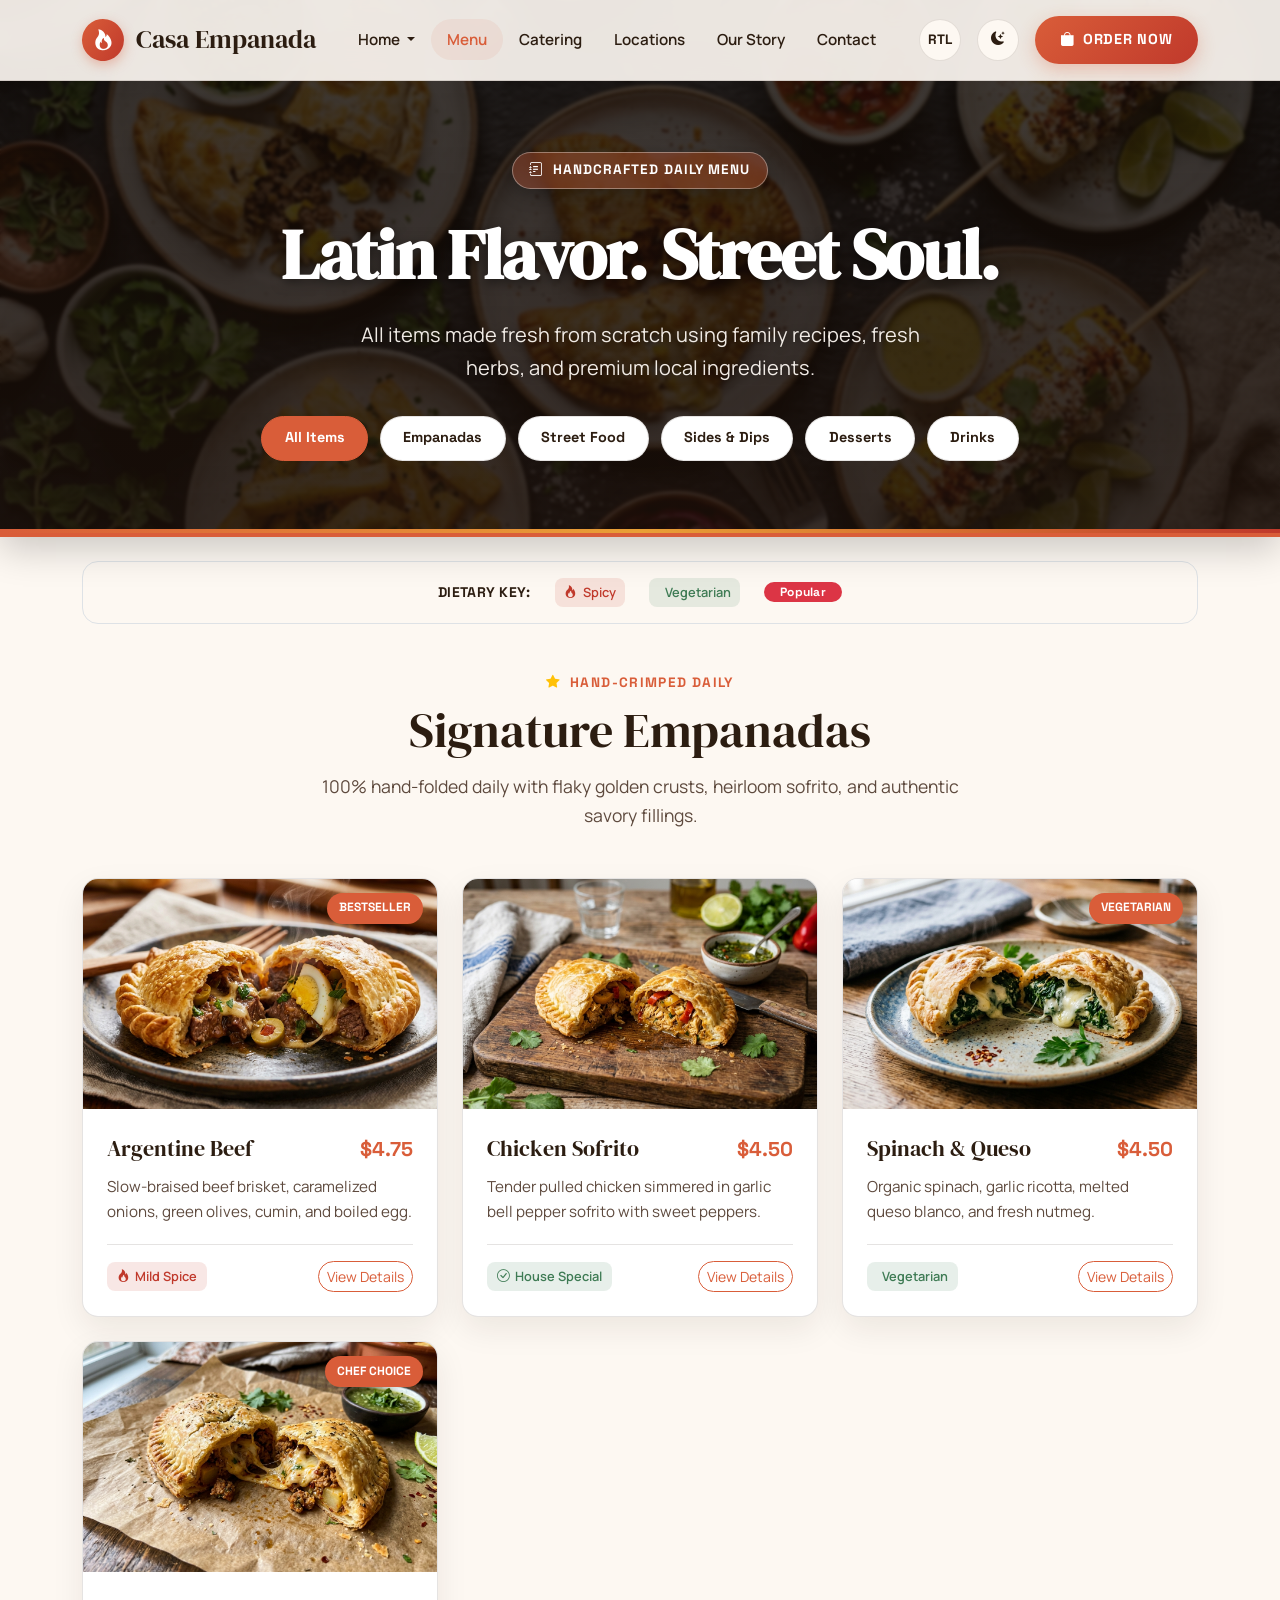
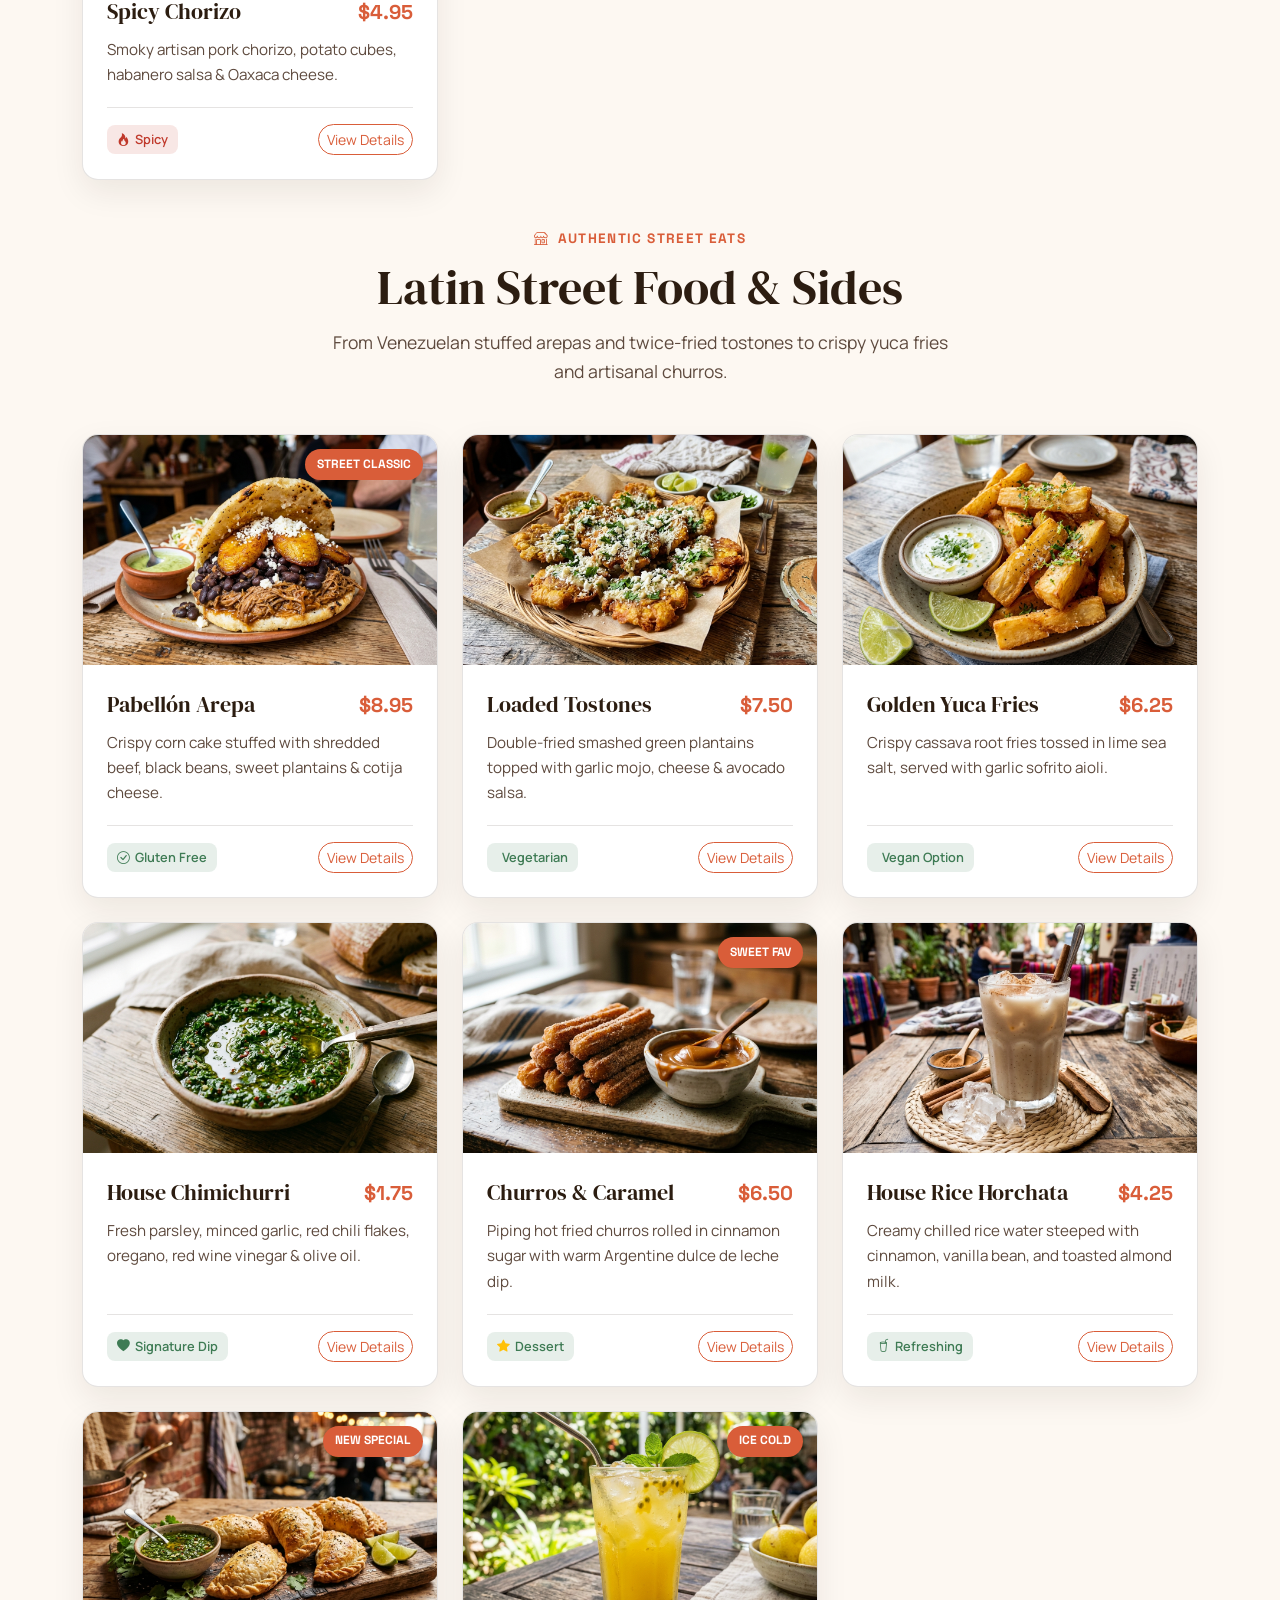
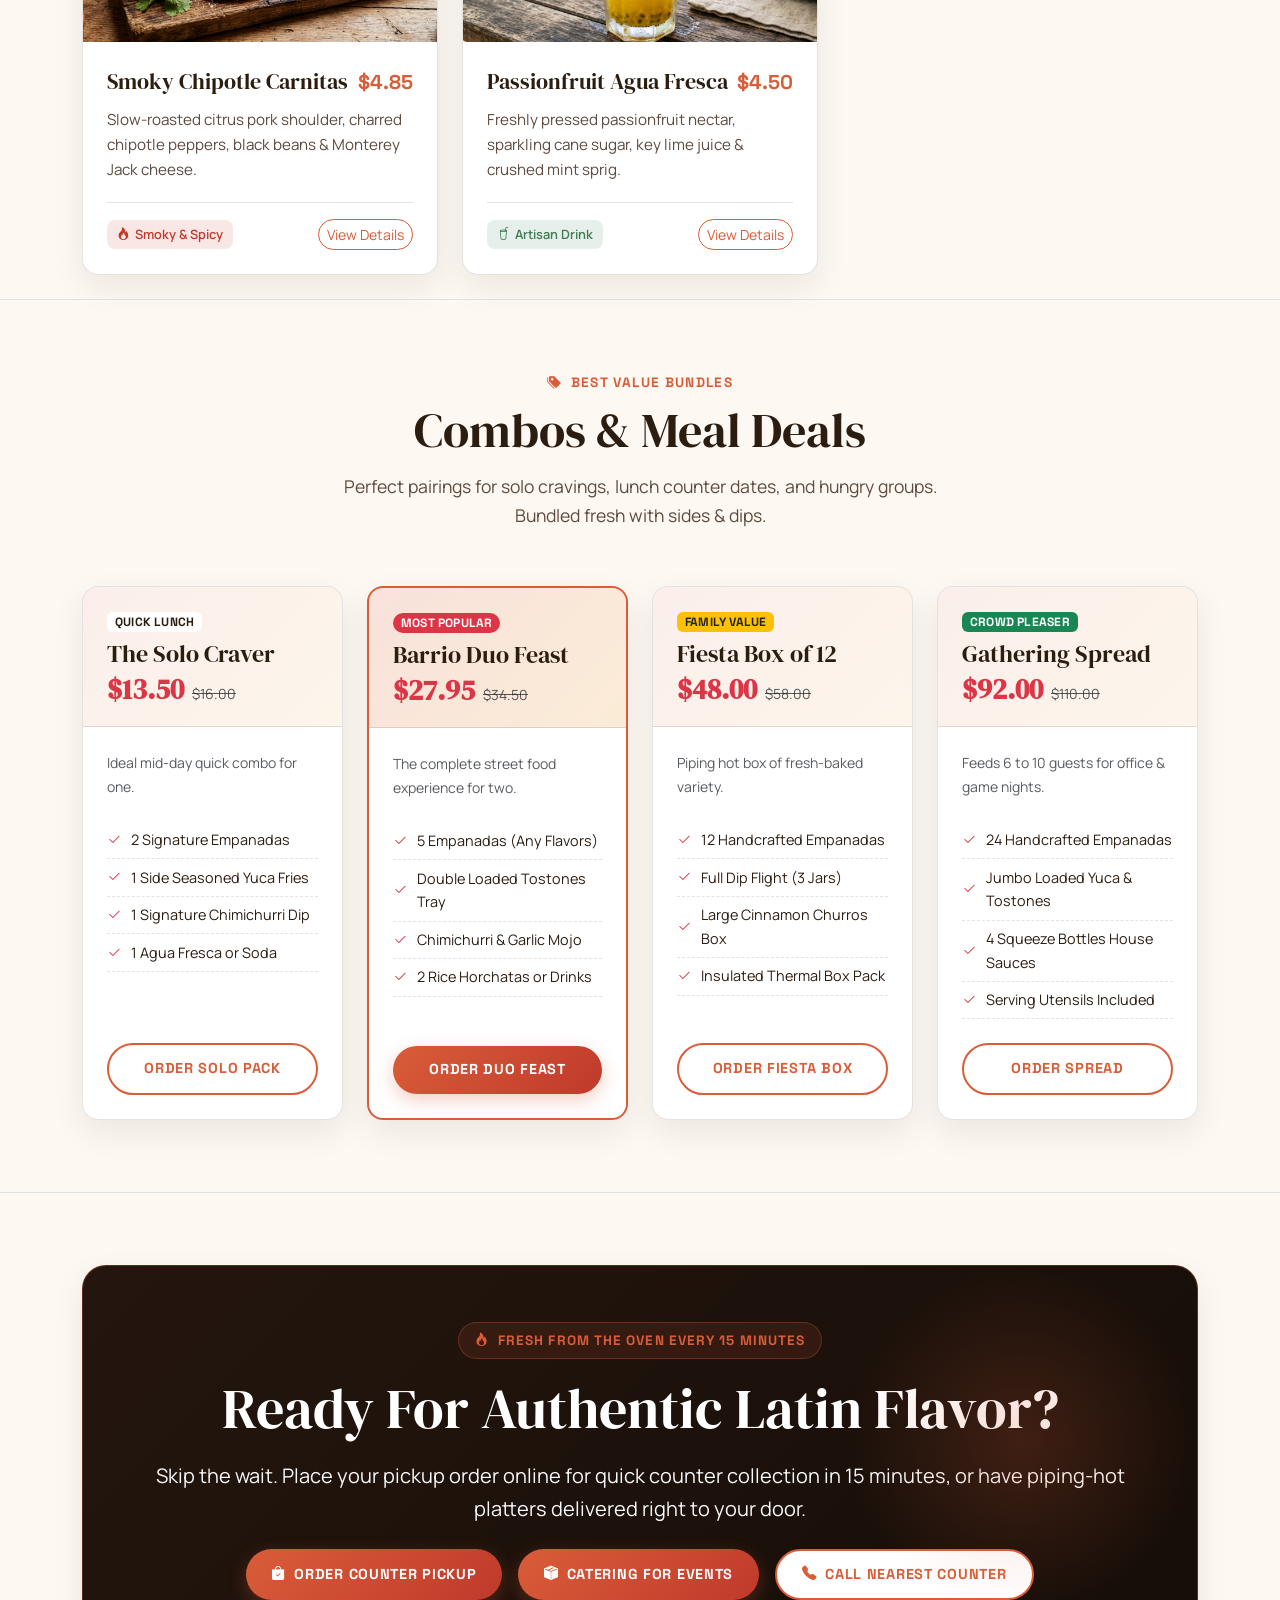
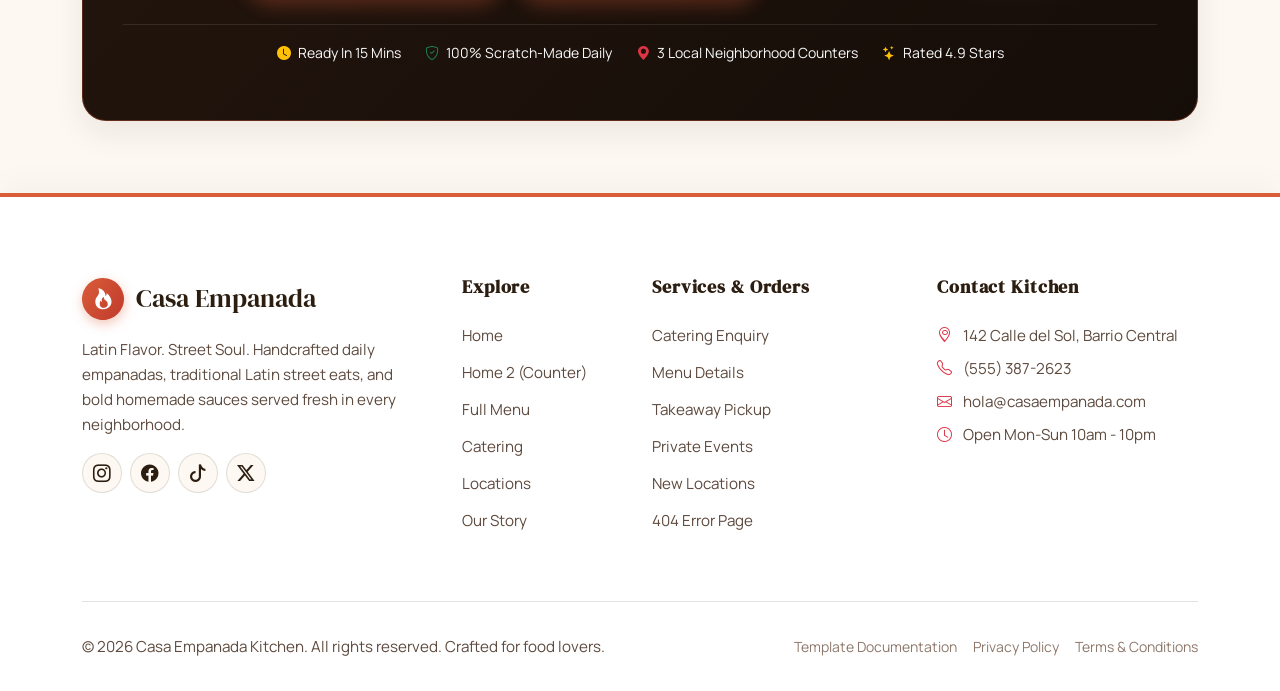
<file: menu.html>
<!DOCTYPE html>
<html lang="en" data-theme="light">
<head>
  <meta charset="UTF-8">
  <meta name="viewport" content="width=device-width, initial-scale=1.0">
  <title>Full Menu — Casa Empanada Street Food Kitchen</title>
  <meta name="description" content="Explore the complete menu at Casa Empanada. Signature empanadas, stuffed arepas, crispy tostones, house sauces, handcrafted churros, and authentic Latin drinks.">

  <!-- Favicon -->
  <link rel="icon" type="image/svg+xml" href="assets/images/favicon.svg">

  <!-- Vendor & Custom CSS -->
  <link rel="stylesheet" href="assets/css/bootstrap.min.css">
  <link rel="stylesheet" href="assets/css/bootstrap-icons.min.css">
  <link rel="stylesheet" href="https://cdn.jsdelivr.net/npm/bootstrap-icons@1.11.3/font/bootstrap-icons.min.css">
  <link rel="stylesheet" href="assets/css/style.css">
</head>
<body>

  <!-- ==================== MANDATORY NAVBAR ==================== -->
  <nav class="navbar navbar-expand-xl navbar-casa" aria-label="Main navigation">
    <div class="container">
      <a class="navbar-brand-casa" href="index.html">
        <div class="brand-icon"><i class="bi bi-fire"></i></div>
        <span>Casa Empanada</span>
      </a>

      <div class="d-flex align-items-center gap-2 d-xl-none">
        <button class="navbar-toggler border-0 shadow-none p-2" type="button" data-bs-toggle="collapse" data-bs-target="#casaNavbar" aria-controls="casaNavbar" aria-expanded="false" aria-label="Toggle navigation">
          <i class="bi bi-list fs-1 text-primary"></i>
        </button>
      </div>

      <div class="collapse navbar-collapse" id="casaNavbar">
        <ul class="navbar-nav mx-auto mb-2 mb-xl-0 align-items-xl-center">
          <li class="nav-item dropdown">
            <a class="nav-link nav-link-casa dropdown-toggle" href="#" id="homeDropdown" role="button" data-bs-toggle="dropdown" aria-expanded="false">
              Home
            </a>
            <ul class="dropdown-menu dropdown-menu-casa" aria-labelledby="homeDropdown">
              <li><a class="dropdown-item dropdown-item-casa" href="index.html">Home 1 — Editorial Classic</a></li>
              <li><a class="dropdown-item dropdown-item-casa" href="home-2.html">Home 2 — The Empanada Counter</a></li>
            </ul>
          </li>

          <li class="nav-item"><a class="nav-link nav-link-casa active" href="menu.html">Menu</a></li>
          <li class="nav-item"><a class="nav-link nav-link-casa" href="catering.html">Catering</a></li>
          <li class="nav-item"><a class="nav-link nav-link-casa" href="locations.html">Locations</a></li>
          <li class="nav-item"><a class="nav-link nav-link-casa" href="our-story.html">Our Story</a></li>
          <li class="nav-item"><a class="nav-link nav-link-casa" href="contact.html">Contact</a></li>
        </ul>

        <!-- Mobile/Tab Navigation Action Controls (Inside Menu Collapse) -->
        <div class="mobile-nav-actions d-xl-none mt-3 pt-3 border-top d-flex align-items-center justify-content-between gap-3">
          <div class="d-flex align-items-center gap-2">
            <button class="btn-rtl-toggle" type="button" aria-label="Toggle RTL direction" title="Toggle RTL direction">RTL</button>
            <button class="btn-theme-toggle" type="button" aria-label="Toggle light and dark theme">
              <i class="bi bi-moon-stars-fill"></i>
            </button>
          </div>
          <a href="catering-order.html" class="btn-casa-primary btn-sm"><i class="bi bi-bag-fill"></i> Order Now</a>
        </div>

        <div class="d-none d-xl-flex align-items-center gap-3">
          <button class="btn-rtl-toggle" type="button" aria-label="Toggle RTL direction" title="Toggle RTL direction">RTL</button>
          <button class="btn-theme-toggle" type="button" aria-label="Toggle theme"><i class="bi bi-moon-stars-fill"></i></button>
          <a href="catering-order.html" class="btn-casa-primary"><i class="bi bi-bag-fill"></i> Order Now</a>
        </div>
      </div>
    </div>
  </nav>

  <!-- ==================== MENU HERO ==================== -->
  <section class="hero-section page-hero hero-menu text-center pb-4">
    <div class="container">
      <span class="hero-badge"><i class="bi bi-journal-text"></i> Handcrafted Daily Menu</span>
      <h1 class="hero-title display-3 fw-bold mx-auto">Latin Flavor. Street Soul.</h1>
      <p class="hero-lead mx-auto">All items made fresh from scratch using family recipes, fresh herbs, and premium local ingredients.</p>

      <!-- Category Filter Tabs -->
      <div class="category-filter-nav mt-4">
        <button class="filter-btn active" data-filter="all">All Items</button>
        <button class="filter-btn" data-filter="empanadas">Empanadas</button>
        <button class="filter-btn" data-filter="street-food">Street Food</button>
        <button class="filter-btn" data-filter="sides">Sides &amp; Dips</button>
        <button class="filter-btn" data-filter="desserts">Desserts</button>
        <button class="filter-btn" data-filter="drinks">Drinks</button>
      </div>
    </div>
  </section>

  <!-- ==================== MAIN MENU GRID ==================== -->
  <section class="py-4">
    <div class="container">

      <!-- Legend Key -->
      <div class="d-flex flex-wrap align-items-center justify-content-center gap-4 mb-5 p-3 bg-surface rounded-4 border">
        <span class="fw-bold small text-uppercase font-accent">Dietary Key:</span>
        <span class="dietary-tag spicy"><i class="bi bi-fire"></i> Spicy</span>
        <span class="dietary-tag veg"><i class="bi bi-leaf-fill"></i> Vegetarian</span>
        <span class="badge bg-danger text-white rounded-pill px-3 py-1 font-accent">Popular</span>
      </div>

      <div class="row g-4" id="menuGrid">

        <!-- ==================== KEY SECTION: SIGNATURE EMPANADAS ==================== -->
        <div class="col-12 mb-2">
          <div class="section-header text-center mb-2">
            <span class="section-tag"><i class="bi bi-star-fill text-warning me-1"></i> Hand-Crimped Daily</span>
            <h2 class="section-title">Signature Empanadas</h2>
            <p class="section-subtitle mx-auto">100% hand-folded daily with flaky golden crusts, heirloom sofrito, and authentic savory fillings.</p>
          </div>
        </div>

        <!-- 1. Argentine Beef -->
        <div class="col-md-6 col-lg-4 menu-filterable-item" data-category="empanadas">
          <div class="food-card">
            <div class="food-card-img-wrap">
              <img src="assets/images/empanadas/empanada-cut-beef.jpg" alt="Argentine Beef Empanada">
              <span class="food-card-badge">Bestseller</span>
            </div>
            <div class="food-card-body">
              <div class="food-card-title-row">
                <h3 class="food-card-title"><a href="menu-details.html" class="text-reset">Argentine Beef</a></h3>
                <span class="food-card-price">$4.75</span>
              </div>
              <p class="food-card-desc">Slow-braised beef brisket, caramelized onions, green olives, cumin, and boiled egg.</p>
              <div class="food-card-meta">
                <span class="dietary-tag spicy"><i class="bi bi-fire"></i> Mild Spice</span>
                <a href="menu-details.html" class="btn btn-sm btn-outline-danger rounded-pill">View Details</a>
              </div>
            </div>
          </div>
        </div>

        <!-- 2. Chicken Sofrito -->
        <div class="col-md-6 col-lg-4 menu-filterable-item" data-category="empanadas">
          <div class="food-card">
            <div class="food-card-img-wrap">
              <img src="assets/images/menu/empanada-chicken-sofrito.jpg" alt="Chicken Sofrito">
            </div>
            <div class="food-card-body">
              <div class="food-card-title-row">
                <h3 class="food-card-title"><a href="menu-details.html" class="text-reset">Chicken Sofrito</a></h3>
                <span class="food-card-price">$4.50</span>
              </div>
              <p class="food-card-desc">Tender pulled chicken simmered in garlic bell pepper sofrito with sweet peppers.</p>
              <div class="food-card-meta">
                <span class="dietary-tag veg"><i class="bi bi-check-circle"></i> House Special</span>
                <a href="menu-details.html" class="btn btn-sm btn-outline-danger rounded-pill">View Details</a>
              </div>
            </div>
          </div>
        </div>

        <!-- 3. Spinach & Queso -->
        <div class="col-md-6 col-lg-4 menu-filterable-item" data-category="empanadas">
          <div class="food-card">
            <div class="food-card-img-wrap">
              <img src="assets/images/menu/empanada-spinach-queso.jpg" alt="Spinach & Queso">
              <span class="food-card-badge bg-success">Vegetarian</span>
            </div>
            <div class="food-card-body">
              <div class="food-card-title-row">
                <h3 class="food-card-title"><a href="menu-details.html" class="text-reset">Spinach &amp; Queso</a></h3>
                <span class="food-card-price">$4.50</span>
              </div>
              <p class="food-card-desc">Organic spinach, garlic ricotta, melted queso blanco, and fresh nutmeg.</p>
              <div class="food-card-meta">
                <span class="dietary-tag veg"><i class="bi bi-leaf-fill"></i> Vegetarian</span>
                <a href="menu-details.html" class="btn btn-sm btn-outline-danger rounded-pill">View Details</a>
              </div>
            </div>
          </div>
        </div>

        <!-- 4. Spicy Chorizo -->
        <div class="col-md-6 col-lg-4 menu-filterable-item" data-category="empanadas">
          <div class="food-card">
            <div class="food-card-img-wrap">
              <img src="assets/images/menu/empanada-spicy-chorizo.jpg" alt="Spicy Chorizo">
              <span class="food-card-badge">Chef Choice</span>
            </div>
            <div class="food-card-body">
              <div class="food-card-title-row">
                <h3 class="food-card-title"><a href="menu-details.html" class="text-reset">Spicy Chorizo</a></h3>
                <span class="food-card-price">$4.95</span>
              </div>
              <p class="food-card-desc">Smoky artisan pork chorizo, potato cubes, habanero salsa &amp; Oaxaca cheese.</p>
              <div class="food-card-meta">
                <span class="dietary-tag spicy"><i class="bi bi-fire"></i> Spicy</span>
                <a href="menu-details.html" class="btn btn-sm btn-outline-danger rounded-pill">View Details</a>
              </div>
            </div>
          </div>
        </div>

        <!-- ==================== KEY SECTION: LATIN STREET FOOD ==================== -->
        <div class="col-12 mt-5 mb-2">
          <div class="section-header text-center mb-2">
            <span class="section-tag text-warning"><i class="bi bi-shop me-1"></i> Authentic Street Eats</span>
            <h2 class="section-title">Latin Street Food &amp; Sides</h2>
            <p class="section-subtitle mx-auto">From Venezuelan stuffed arepas and twice-fried tostones to crispy yuca fries and artisanal churros.</p>
          </div>
        </div>

        <!-- 5. Stuffed Arepas -->
        <div class="col-md-6 col-lg-4 menu-filterable-item" data-category="street-food">
          <div class="food-card">
            <div class="food-card-img-wrap">
              <img src="assets/images/menu/stuffed-arepa.jpg" alt="Stuffed Arepa">
              <span class="food-card-badge">Street Classic</span>
            </div>
            <div class="food-card-body">
              <div class="food-card-title-row">
                <h3 class="food-card-title"><a href="menu-details.html" class="text-reset">Pabellón Arepa</a></h3>
                <span class="food-card-price">$8.95</span>
              </div>
              <p class="food-card-desc">Crispy corn cake stuffed with shredded beef, black beans, sweet plantains &amp; cotija cheese.</p>
              <div class="food-card-meta">
                <span class="dietary-tag veg"><i class="bi bi-check-circle"></i> Gluten Free</span>
                <a href="menu-details.html" class="btn btn-sm btn-outline-danger rounded-pill">View Details</a>
              </div>
            </div>
          </div>
        </div>

        <!-- 6. Crispy Tostones -->
        <div class="col-md-6 col-lg-4 menu-filterable-item" data-category="street-food">
          <div class="food-card">
            <div class="food-card-img-wrap">
              <img src="assets/images/menu/crispy-tostones.jpg" alt="Crispy Tostones">
            </div>
            <div class="food-card-body">
              <div class="food-card-title-row">
                <h3 class="food-card-title"><a href="menu-details.html" class="text-reset">Loaded Tostones</a></h3>
                <span class="food-card-price">$7.50</span>
              </div>
              <p class="food-card-desc">Double-fried smashed green plantains topped with garlic mojo, cheese &amp; avocado salsa.</p>
              <div class="food-card-meta">
                <span class="dietary-tag veg"><i class="bi bi-leaf-fill"></i> Vegetarian</span>
                <a href="menu-details.html" class="btn btn-sm btn-outline-danger rounded-pill">View Details</a>
              </div>
            </div>
          </div>
        </div>

        <!-- 7. Yuca Fries -->
        <div class="col-md-6 col-lg-4 menu-filterable-item" data-category="street-food">
          <div class="food-card">
            <div class="food-card-img-wrap">
              <img src="assets/images/menu/yuca-fries.jpg" alt="Golden Yuca Fries">
            </div>
            <div class="food-card-body">
              <div class="food-card-title-row">
                <h3 class="food-card-title"><a href="menu-details.html" class="text-reset">Golden Yuca Fries</a></h3>
                <span class="food-card-price">$6.25</span>
              </div>
              <p class="food-card-desc">Crispy cassava root fries tossed in lime sea salt, served with garlic sofrito aioli.</p>
              <div class="food-card-meta">
                <span class="dietary-tag veg"><i class="bi bi-leaf-fill"></i> Vegan Option</span>
                <a href="menu-details.html" class="btn btn-sm btn-outline-danger rounded-pill">View Details</a>
              </div>
            </div>
          </div>
        </div>

        <!-- ===== SIDES & DIPS ===== -->
        <!-- 8. Chimichurri Dip -->
        <div class="col-md-6 col-lg-4 menu-filterable-item" data-category="sides">
          <div class="food-card">
            <div class="food-card-img-wrap">
              <img src="assets/images/menu/chimichurri-dip.jpg" alt="House Chimichurri">
            </div>
            <div class="food-card-body">
              <div class="food-card-title-row">
                <h3 class="food-card-title"><a href="menu-details.html" class="text-reset">House Chimichurri</a></h3>
                <span class="food-card-price">$1.75</span>
              </div>
              <p class="food-card-desc">Fresh parsley, minced garlic, red chili flakes, oregano, red wine vinegar &amp; olive oil.</p>
              <div class="food-card-meta">
                <span class="dietary-tag veg"><i class="bi bi-heart-fill"></i> Signature Dip</span>
                <a href="menu-details.html" class="btn btn-sm btn-outline-danger rounded-pill">View Details</a>
              </div>
            </div>
          </div>
        </div>

        <!-- ===== DESSERTS ===== -->
        <!-- 9. Churros with Dulce de Leche -->
        <div class="col-md-6 col-lg-4 menu-filterable-item" data-category="desserts">
          <div class="food-card">
            <div class="food-card-img-wrap">
              <img src="assets/images/menu/churros-caramel.jpg" alt="Warm Cinnamon Churros">
              <span class="food-card-badge bg-warning text-dark">Sweet Fav</span>
            </div>
            <div class="food-card-body">
              <div class="food-card-title-row">
                <h3 class="food-card-title"><a href="menu-details.html" class="text-reset">Churros &amp; Caramel</a></h3>
                <span class="food-card-price">$6.50</span>
              </div>
              <p class="food-card-desc">Piping hot fried churros rolled in cinnamon sugar with warm Argentine dulce de leche dip.</p>
              <div class="food-card-meta">
                <span class="dietary-tag veg"><i class="bi bi-star-fill text-warning"></i> Dessert</span>
                <a href="menu-details.html" class="btn btn-sm btn-outline-danger rounded-pill">View Details</a>
              </div>
            </div>
          </div>
        </div>

        <!-- ===== DRINKS ===== -->
        <!-- 10. Fresh Horchata -->
        <div class="col-md-6 col-lg-4 menu-filterable-item" data-category="drinks">
          <div class="food-card">
            <div class="food-card-img-wrap">
              <img src="assets/images/menu/rice-horchata.jpg" alt="Fresh Horchata Drink">
            </div>
            <div class="food-card-body">
              <div class="food-card-title-row">
                <h3 class="food-card-title"><a href="menu-details.html" class="text-reset">House Rice Horchata</a></h3>
                <span class="food-card-price">$4.25</span>
              </div>
              <p class="food-card-desc">Creamy chilled rice water steeped with cinnamon, vanilla bean, and toasted almond milk.</p>
              <div class="food-card-meta">
                <span class="dietary-tag veg"><i class="bi bi-cup-straw"></i> Refreshing</span>
                <a href="menu-details.html" class="btn btn-sm btn-outline-danger rounded-pill">View Details</a>
              </div>
            </div>
          </div>
        </div>

        <!-- 11. Smoky Chipotle Carnitas (New Card 1) -->
        <div class="col-md-6 col-lg-4 menu-filterable-item" data-category="empanadas">
          <div class="food-card">
            <div class="food-card-img-wrap">
              <img src="assets/images/hero/hero-empanadas.jpg" alt="Smoky Chipotle Carnitas Empanadas">
              <span class="food-card-badge">New Special</span>
            </div>
            <div class="food-card-body">
              <div class="food-card-title-row">
                <h3 class="food-card-title"><a href="menu-details.html" class="text-reset">Smoky Chipotle Carnitas</a></h3>
                <span class="food-card-price">$4.85</span>
              </div>
              <p class="food-card-desc">Slow-roasted citrus pork shoulder, charred chipotle peppers, black beans &amp; Monterey Jack cheese.</p>
              <div class="food-card-meta">
                <span class="dietary-tag spicy"><i class="bi bi-fire"></i> Smoky &amp; Spicy</span>
                <a href="menu-details.html" class="btn btn-sm btn-outline-danger rounded-pill">View Details</a>
              </div>
            </div>
          </div>
        </div>

        <!-- 12. Tropical Passionfruit Agua (New Card 2) -->
        <div class="col-md-6 col-lg-4 menu-filterable-item" data-category="drinks">
          <div class="food-card">
            <div class="food-card-img-wrap">
              <img src="assets/images/menu/passionfruit-agua.jpg" alt="Tropical Passionfruit Agua">
              <span class="food-card-badge bg-info text-dark">Ice Cold</span>
            </div>
            <div class="food-card-body">
              <div class="food-card-title-row">
                <h3 class="food-card-title"><a href="menu-details.html" class="text-reset">Passionfruit Agua Fresca</a></h3>
                <span class="food-card-price">$4.50</span>
              </div>
              <p class="food-card-desc">Freshly pressed passionfruit nectar, sparkling cane sugar, key lime juice &amp; crushed mint sprig.</p>
              <div class="food-card-meta">
                <span class="dietary-tag veg"><i class="bi bi-cup-straw"></i> Artisan Drink</span>
                <a href="menu-details.html" class="btn btn-sm btn-outline-danger rounded-pill">View Details</a>
              </div>
            </div>
          </div>
        </div>

      </div>
    </div>
  </section>

  <!-- ==================== KEY SECTION: COMBOS & MEAL DEALS (Req 5) ==================== -->
  <section class="py-5 border-top border-bottom border-opacity-10" id="combosSection">
    <div class="container py-4">
      <div class="section-header text-center">
        <span class="section-tag text-danger"><i class="bi bi-tags-fill me-1"></i> Best Value Bundles</span>
        <h2 class="section-title">Combos &amp; Meal Deals</h2>
        <p class="section-subtitle mx-auto">Perfect pairings for solo cravings, lunch counter dates, and hungry groups. Bundled fresh with sides &amp; dips.</p>
      </div>

      <div class="row g-4">
        <!-- Deal 1: Solo Street Craver -->
        <div class="col-lg-3 col-md-6 reveal-element">
          <div class="combo-card">
            <div class="combo-card-header">
              <span class="badge bg-secondary font-accent mb-2">QUICK LUNCH</span>
              <h3 class="font-heading fs-4 mb-1">The Solo Craver</h3>
              <div class="d-flex align-items-baseline gap-2">
                <span class="fs-3 fw-bold text-danger font-heading">$13.50</span>
                <small class="text-muted text-decoration-line-through">$16.00</small>
              </div>
            </div>
            <div class="combo-card-body">
              <p class="small text-muted mb-2">Ideal mid-day quick combo for one.</p>
              <ul class="combo-items-list">
                <li><i class="bi bi-check2 text-danger"></i> 2 Signature Empanadas</li>
                <li><i class="bi bi-check2 text-danger"></i> 1 Side Seasoned Yuca Fries</li>
                <li><i class="bi bi-check2 text-danger"></i> 1 Signature Chimichurri Dip</li>
                <li><i class="bi bi-check2 text-danger"></i> 1 Agua Fresca or Soda</li>
              </ul>
              <a href="locations.html" class="btn-casa-secondary w-100 justify-content-center mt-auto">Order Solo Pack</a>
            </div>
          </div>
        </div>

        <!-- Deal 2: Barrio Feast for Two (Featured) -->
        <div class="col-lg-3 col-md-6 reveal-element">
          <div class="combo-card featured-deal">
            <div class="combo-card-header" style="background: linear-gradient(135deg, rgba(217, 93, 57, 0.18), rgba(233, 160, 54, 0.2));">
              <span class="badge bg-danger rounded-pill font-accent mb-2">MOST POPULAR</span>
              <h3 class="font-heading fs-4 mb-1">Barrio Duo Feast</h3>
              <div class="d-flex align-items-baseline gap-2">
                <span class="fs-3 fw-bold text-danger font-heading">$27.95</span>
                <small class="text-muted text-decoration-line-through">$34.50</small>
              </div>
            </div>
            <div class="combo-card-body">
              <p class="small text-muted mb-2">The complete street food experience for two.</p>
              <ul class="combo-items-list">
                <li><i class="bi bi-check2 text-danger"></i> 5 Empanadas (Any Flavors)</li>
                <li><i class="bi bi-check2 text-danger"></i> Double Loaded Tostones Tray</li>
                <li><i class="bi bi-check2 text-danger"></i> Chimichurri &amp; Garlic Mojo</li>
                <li><i class="bi bi-check2 text-danger"></i> 2 Rice Horchatas or Drinks</li>
              </ul>
              <a href="locations.html" class="btn-casa-primary w-100 justify-content-center mt-auto">Order Duo Feast</a>
            </div>
          </div>
        </div>

        <!-- Deal 3: Fiesta Counter Pack (Box of 12) -->
        <div class="col-lg-3 col-md-6 reveal-element">
          <div class="combo-card">
            <div class="combo-card-header">
              <span class="badge bg-warning text-dark font-accent mb-2">FAMILY VALUE</span>
              <h3 class="font-heading fs-4 mb-1">Fiesta Box of 12</h3>
              <div class="d-flex align-items-baseline gap-2">
                <span class="fs-3 fw-bold text-danger font-heading">$48.00</span>
                <small class="text-muted text-decoration-line-through">$58.00</small>
              </div>
            </div>
            <div class="combo-card-body">
              <p class="small text-muted mb-2">Piping hot box of fresh-baked variety.</p>
              <ul class="combo-items-list">
                <li><i class="bi bi-check2 text-danger"></i> 12 Handcrafted Empanadas</li>
                <li><i class="bi bi-check2 text-danger"></i> Full Dip Flight (3 Jars)</li>
                <li><i class="bi bi-check2 text-danger"></i> Large Cinnamon Churros Box</li>
                <li><i class="bi bi-check2 text-danger"></i> Insulated Thermal Box Pack</li>
              </ul>
              <a href="locations.html" class="btn-casa-secondary w-100 justify-content-center mt-auto">Order Fiesta Box</a>
            </div>
          </div>
        </div>

        <!-- Deal 4: Party & Office Street Spread -->
        <div class="col-lg-3 col-md-6 reveal-element">
          <div class="combo-card">
            <div class="combo-card-header">
              <span class="badge bg-success text-white font-accent mb-2">CROWD PLEASER</span>
              <h3 class="font-heading fs-4 mb-1">Gathering Spread</h3>
              <div class="d-flex align-items-baseline gap-2">
                <span class="fs-3 fw-bold text-danger font-heading">$92.00</span>
                <small class="text-muted text-decoration-line-through">$110.00</small>
              </div>
            </div>
            <div class="combo-card-body">
              <p class="small text-muted mb-2">Feeds 6 to 10 guests for office &amp; game nights.</p>
              <ul class="combo-items-list">
                <li><i class="bi bi-check2 text-danger"></i> 24 Handcrafted Empanadas</li>
                <li><i class="bi bi-check2 text-danger"></i> Jumbo Loaded Yuca &amp; Tostones</li>
                <li><i class="bi bi-check2 text-danger"></i> 4 Squeeze Bottles House Sauces</li>
                <li><i class="bi bi-check2 text-danger"></i> Serving Utensils Included</li>
              </ul>
              <a href="catering-order.html" class="btn-casa-secondary w-100 justify-content-center mt-auto">Order Spread</a>
            </div>
          </div>
        </div>
      </div>
    </div>
  </section>

  <!-- ==================== KEY SECTION: FINAL ORDER CTA (Req 5) ==================== -->
  <section class="py-5" id="menuOrderCTA">
    <div class="container py-4">
      <div class="final-order-cta-box text-center">
        <span class="hero-badge bg-danger text-white mb-3">
          <i class="bi bi-fire"></i> Fresh From The Oven Every 15 Minutes
        </span>
        <h2 class="display-4 font-heading mb-3 text-white">Ready For Authentic Latin Flavor?</h2>
        <p class="fs-5 text-light opacity-90 max-width-600 mx-auto mb-4">
          Skip the wait. Place your pickup order online for quick counter collection in 15 minutes, or have piping-hot platters delivered right to your door.
        </p>

        <div class="d-flex flex-wrap justify-content-center gap-3 mb-4">
          <a href="locations.html" class="btn-casa-primary btn-lg">
            <i class="bi bi-bag-check-fill"></i> Order Counter Pickup
          </a>
          <a href="catering.html" class="btn-casa-yellow btn-lg">
            <i class="bi bi-box-seam-fill"></i> Catering For Events
          </a>
          <a href="contact.html" class="btn-casa-secondary btn-lg bg-surface text-primary border-0">
            <i class="bi bi-telephone-fill"></i> Call Nearest Counter
          </a>
        </div>

        <div class="d-flex flex-wrap align-items-center justify-content-center gap-4 text-light small opacity-85 pt-3 border-top border-white border-opacity-10">
          <div><i class="bi bi-clock-fill text-warning me-1"></i> Ready In 15 Mins</div>
          <div><i class="bi bi-shield-check text-success me-1"></i> 100% Scratch-Made Daily</div>
          <div><i class="bi bi-geo-alt-fill text-danger me-1"></i> 3 Local Neighborhood Counters</div>
          <div><i class="bi bi-stars text-warning me-1"></i> Rated 4.9 Stars</div>
        </div>
      </div>
    </div>
  </section>

  <!-- ==================== MANDATORY FOOTER ==================== -->
  <footer class="footer-casa" aria-label="Site footer">
    <div class="container">
      <div class="row g-4">
        <!-- Col 1 -->
        <div class="col-lg-4 col-md-6">
          <a class="navbar-brand-casa mb-3 d-inline-flex" href="index.html">
            <div class="brand-icon"><i class="bi bi-fire"></i></div>
            <span class="brand-title">Casa Empanada</span>
          </a>
          <p class="footer-text pe-lg-4">Latin Flavor. Street Soul. Handcrafted daily empanadas, traditional Latin street eats, and bold homemade sauces served fresh in every neighborhood.</p>
          <div class="d-flex gap-2 mt-3">
            <a href="#" class="social-icon-btn" aria-label="Instagram"><i class="bi bi-instagram"></i></a>
            <a href="#" class="social-icon-btn" aria-label="Facebook"><i class="bi bi-facebook"></i></a>
            <a href="#" class="social-icon-btn" aria-label="TikTok"><i class="bi bi-tiktok"></i></a>
            <a href="#" class="social-icon-btn" aria-label="Twitter/X"><i class="bi bi-twitter-x"></i></a>
          </div>
        </div>

        <!-- Col 2 -->
        <div class="col-lg-2 col-md-6">
          <h5>Explore</h5>
          <ul class="footer-links">
            <li><a href="index.html">Home</a></li>
            <li><a href="home-2.html">Home 2 (Counter)</a></li>
            <li><a href="menu.html">Full Menu</a></li>
            <li><a href="catering.html">Catering</a></li>
            <li><a href="locations.html">Locations</a></li>
            <li><a href="our-story.html">Our Story</a></li>
          </ul>
        </div>

        <!-- Col 3 -->
        <div class="col-lg-3 col-md-6">
          <h5>Services &amp; Orders</h5>
          <ul class="footer-links">
            <li><a href="catering-order.html">Catering Enquiry</a></li>
            <li><a href="menu-details.html">Menu Details</a></li>
            <li><a href="locations.html">Takeaway Pickup</a></li>
            <li><a href="contact.html">Private Events</a></li>
            <li><a href="coming-soon.html">New Locations</a></li>
            <li><a href="404.html">404 Error Page</a></li>
          </ul>
        </div>

        <!-- Col 4 -->
        <div class="col-lg-3 col-md-6">
          <h5>Contact Kitchen</h5>
          <p class="footer-contact-item mb-2"><i class="bi bi-geo-alt text-danger me-2"></i> 142 Calle del Sol, Barrio Central</p>
          <p class="footer-contact-item mb-2"><i class="bi bi-telephone text-danger me-2"></i> (555) 387-2623</p>
          <p class="footer-contact-item mb-2"><i class="bi bi-envelope text-danger me-2"></i> hola@casaempanada.com</p>
          <p class="footer-contact-item mb-0"><i class="bi bi-clock text-danger me-2"></i> Open Mon-Sun 10am - 10pm</p>
        </div>
      </div>

      <div class="footer-bottom d-flex flex-column flex-md-row justify-content-between align-items-center gap-3">
        <p class="mb-0 small">&copy; 2026 Casa Empanada Kitchen. All rights reserved. Crafted for food lovers.</p>
        <div class="d-flex gap-3 small">
          <a href="documentation/index.html">Template Documentation</a>
          <a href="#">Privacy Policy</a>
          <a href="#">Terms &amp; Conditions</a>
        </div>
      </div>
    </div>
  </footer>

  <script src="assets/js/bootstrap.bundle.min.js"></script>
  <script src="assets/js/gsap.min.js"></script>
  <script src="assets/js/main.js"></script>
</body>
</html>
</file>
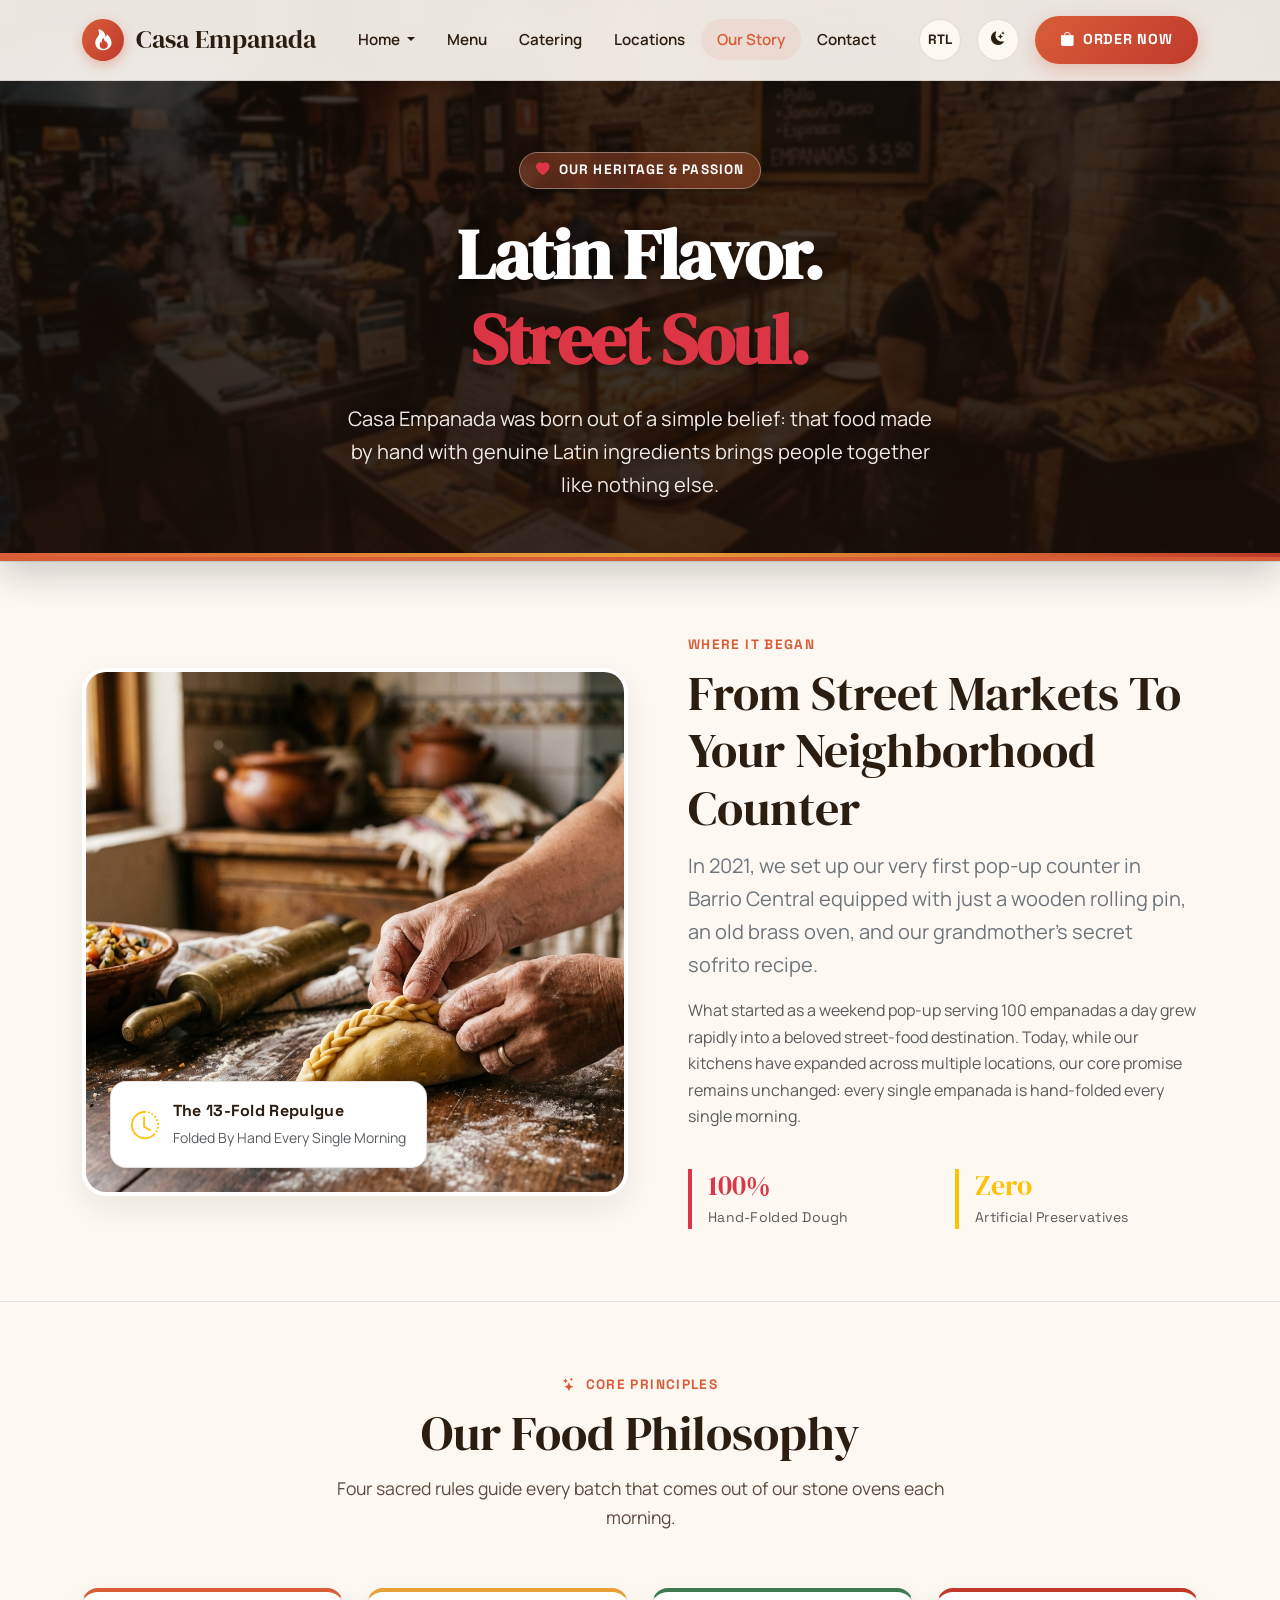
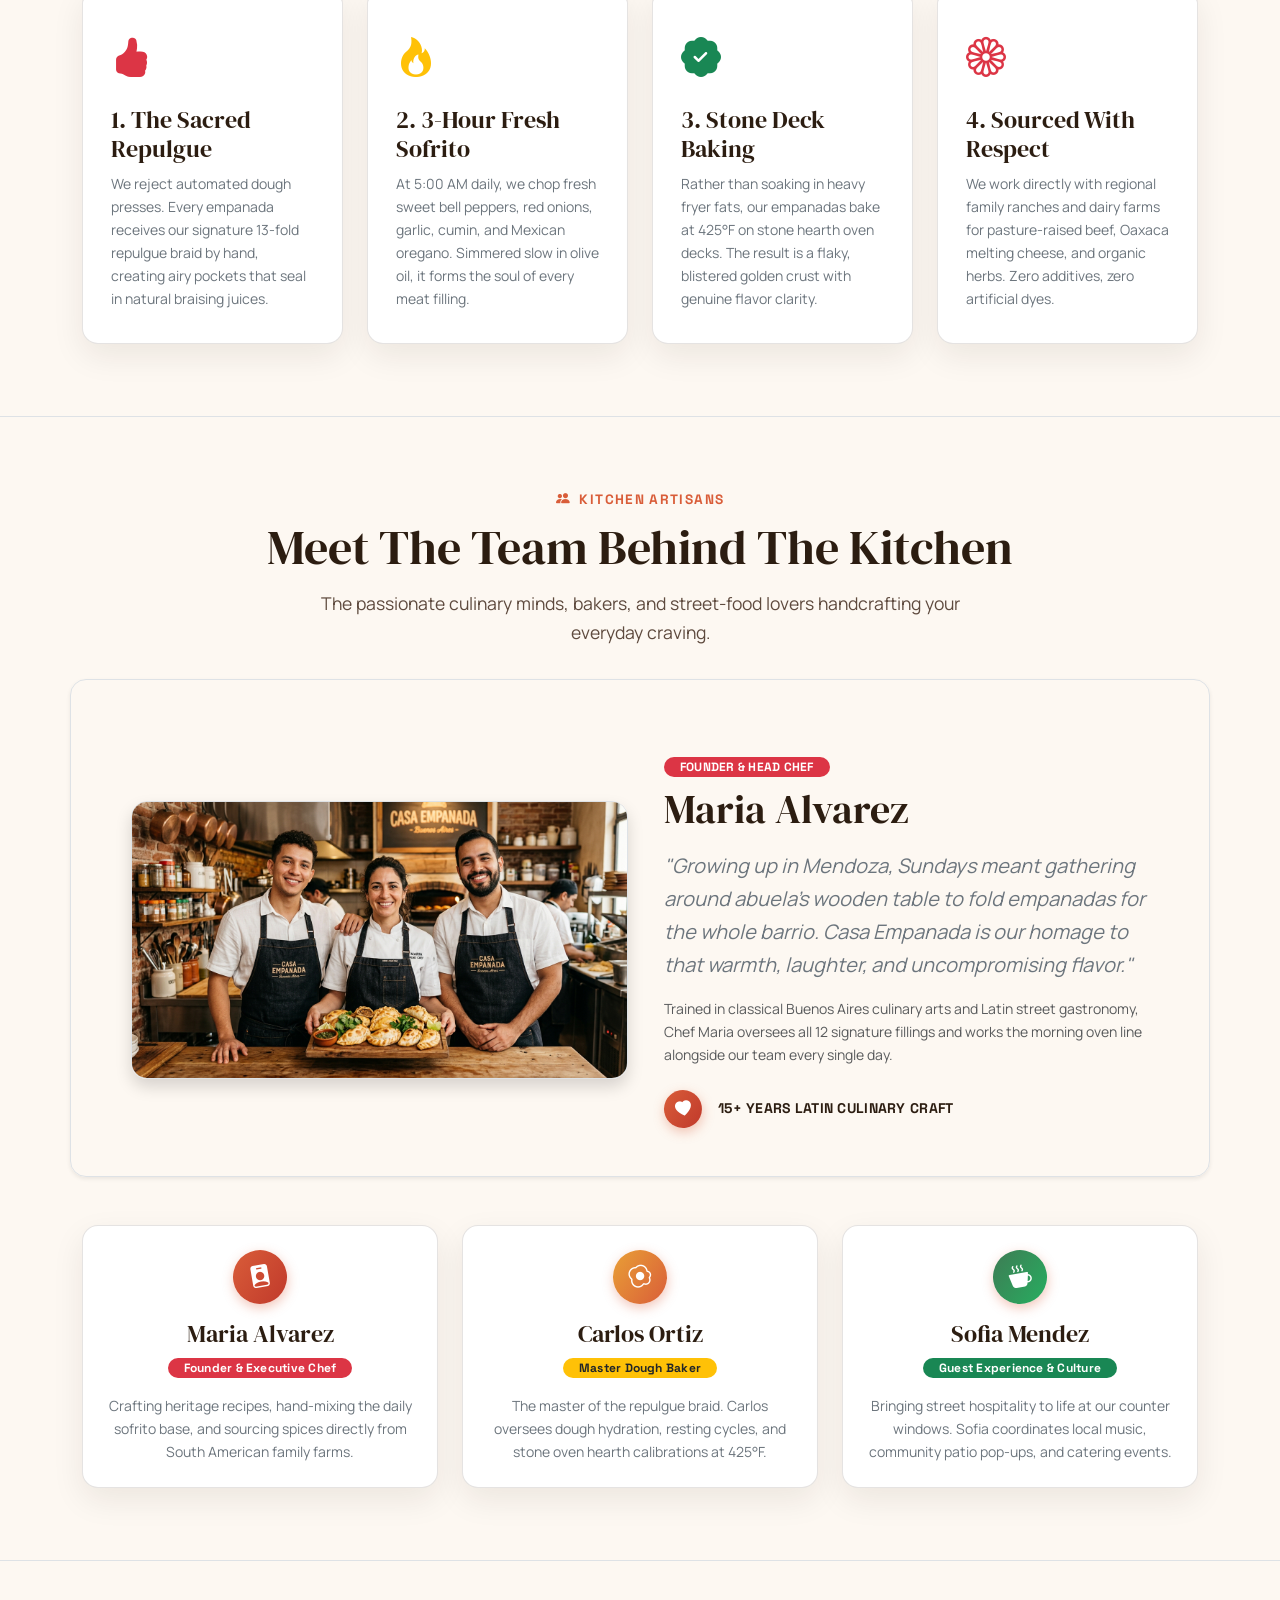
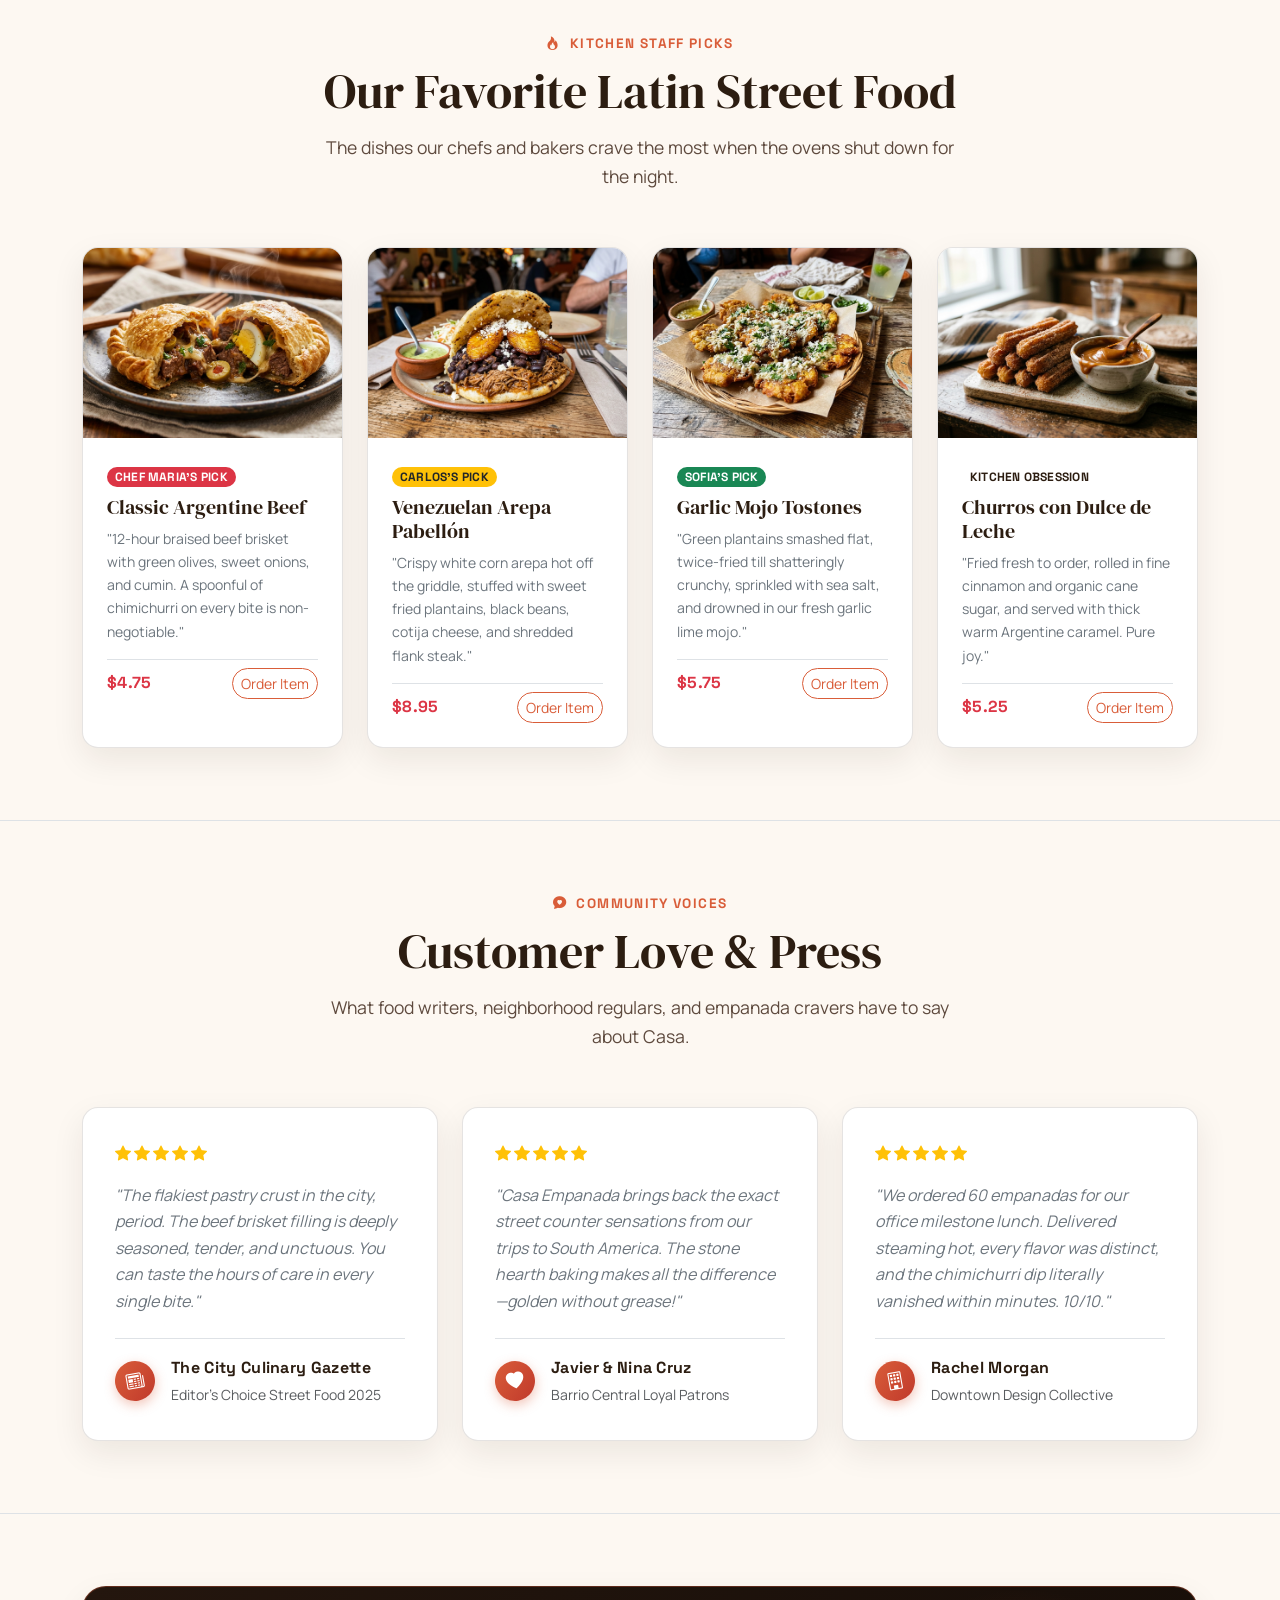
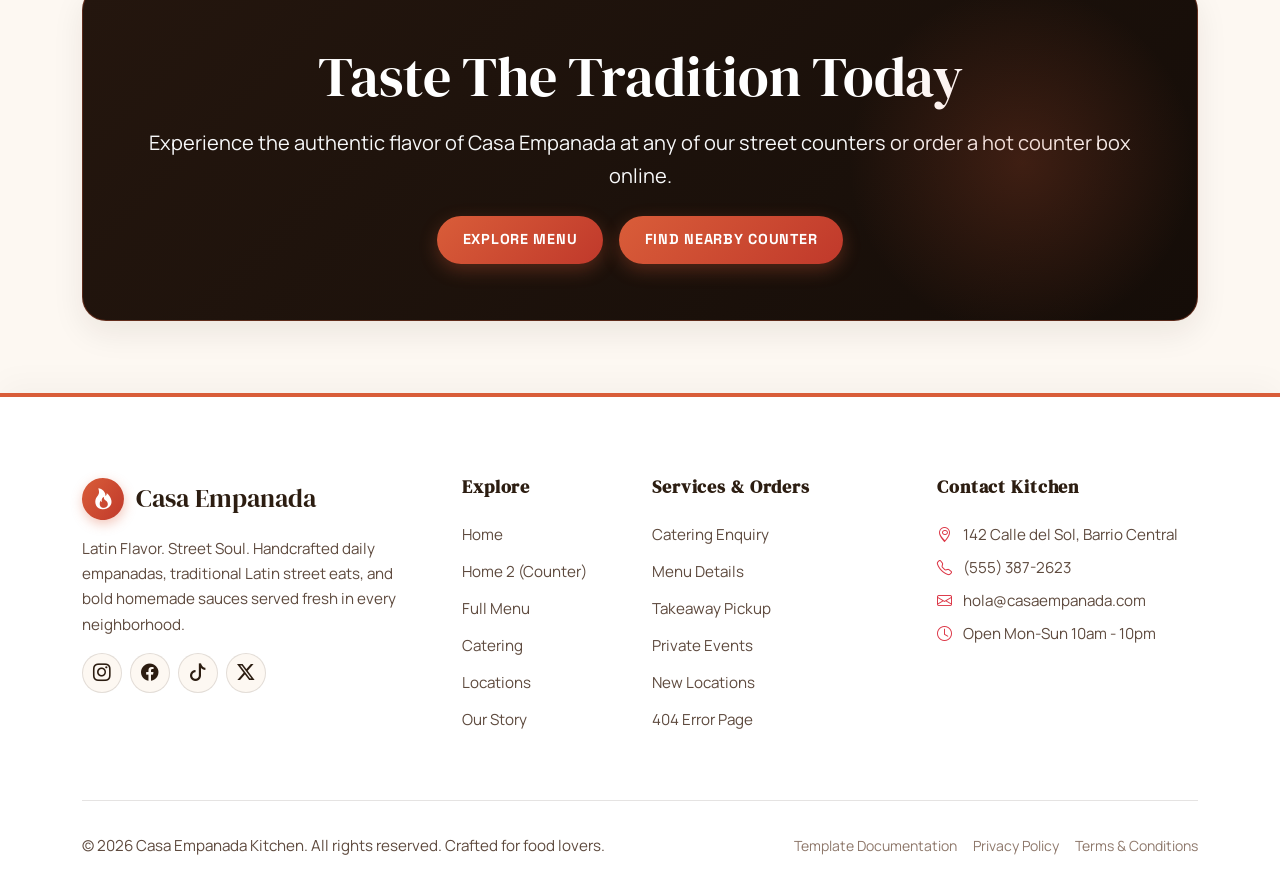
<file: our-story.html>
<!DOCTYPE html>
<html lang="en" data-theme="light">

<head>
  <meta charset="UTF-8">
  <meta name="viewport" content="width=device-width, initial-scale=1.0">
  <title>Our Story &amp; Heritage — Casa Empanada Kitchen</title>
  <meta name="description"
    content="Discover the story behind Casa Empanada. Born from vibrant Latin street markets, brought to life with hand-folded dough, fresh sofrito, and warm hospitality.">

  <!-- Favicon -->
  <link rel="icon" type="image/svg+xml" href="assets/images/favicon.svg">

  <!-- Vendor & Custom CSS -->
  <link rel="stylesheet" href="assets/css/bootstrap.min.css">
  <link rel="stylesheet" href="assets/css/bootstrap-icons.min.css">
  <link rel="stylesheet" href="https://cdn.jsdelivr.net/npm/bootstrap-icons@1.11.3/font/bootstrap-icons.min.css">
  <link rel="stylesheet" href="assets/css/style.css">
</head>

<body>

  <!-- ==================== MANDATORY NAVBAR ==================== -->
  <nav class="navbar navbar-expand-xl navbar-casa" aria-label="Main navigation">
    <div class="container">
      <a class="navbar-brand-casa" href="index.html">
        <div class="brand-icon"><i class="bi bi-fire"></i></div>
        <span>Casa Empanada</span>
      </a>

      <div class="d-flex align-items-center gap-2 d-xl-none">
        <button class="navbar-toggler border-0 shadow-none p-2" type="button" data-bs-toggle="collapse"
          data-bs-target="#casaNavbar" aria-controls="casaNavbar" aria-expanded="false" aria-label="Toggle navigation">
          <i class="bi bi-list fs-1 text-primary"></i>
        </button>
      </div>

      <div class="collapse navbar-collapse" id="casaNavbar">
        <ul class="navbar-nav mx-auto mb-2 mb-xl-0 align-items-xl-center">
          <li class="nav-item dropdown">
            <a class="nav-link nav-link-casa dropdown-toggle" href="#" id="homeDropdown" role="button"
              data-bs-toggle="dropdown" aria-expanded="false">
              Home
            </a>
            <ul class="dropdown-menu dropdown-menu-casa" aria-labelledby="homeDropdown">
              <li><a class="dropdown-item dropdown-item-casa" href="index.html">Home 1 — Editorial Classic</a></li>
              <li><a class="dropdown-item dropdown-item-casa" href="home-2.html">Home 2 — The Empanada Counter</a></li>
            </ul>
          </li>

          <li class="nav-item"><a class="nav-link nav-link-casa" href="menu.html">Menu</a></li>
          <li class="nav-item"><a class="nav-link nav-link-casa" href="catering.html">Catering</a></li>
          <li class="nav-item"><a class="nav-link nav-link-casa" href="locations.html">Locations</a></li>
          <li class="nav-item"><a class="nav-link nav-link-casa active" href="our-story.html">Our Story</a></li>
          <li class="nav-item"><a class="nav-link nav-link-casa" href="contact.html">Contact</a></li>
        </ul>

        <!-- Mobile/Tab Navigation Action Controls (Inside Menu Collapse) -->
        <div
          class="mobile-nav-actions d-xl-none mt-3 pt-3 border-top d-flex align-items-center justify-content-between gap-3">
          <div class="d-flex align-items-center gap-2">
            <button class="btn-rtl-toggle" type="button" aria-label="Toggle RTL direction"
              title="Toggle RTL direction">RTL</button>
            <button class="btn-theme-toggle" type="button" aria-label="Toggle light and dark theme">
              <i class="bi bi-moon-stars-fill"></i>
            </button>
          </div>
          <a href="menu.html" class="btn-casa-primary btn-sm"><i class="bi bi-bag-fill"></i> Order Now</a>
        </div>

        <div class="d-none d-xl-flex align-items-center gap-3">
          <button class="btn-rtl-toggle" type="button" aria-label="Toggle RTL direction"
            title="Toggle RTL direction">RTL</button>
          <button class="btn-theme-toggle" type="button" aria-label="Toggle theme"><i
              class="bi bi-moon-stars-fill"></i></button>
          <a href="menu.html" class="btn-casa-primary"><i class="bi bi-bag-fill"></i> Order Now</a>
        </div>
      </div>
    </div>
  </nav>

  <!-- ==================== STORY HERO ==================== -->
  <section class="hero-section page-hero hero-story text-center pb-4">
    <div class="container">
      <span class="hero-badge"><i class="bi bi-heart-fill text-danger"></i> Our Heritage &amp; Passion</span>
      <h1 class="hero-title display-3 fw-bold mx-auto">Latin Flavor.<br><span class="text-danger">Street Soul.</span></h1>
      <p class="hero-lead mx-auto">Casa Empanada was born out of a simple belief: that food made by hand with genuine
        Latin ingredients brings people together like nothing else.</p>
    </div>
  </section>

  <!-- ==================== EDITORIAL STORY SPLIT (Req 12 Differentiated Image) ==================== -->
  <section class="py-5 border-top border-bottom border-opacity-10 editorial-story-section">
    <div class="container py-4">
      <div class="row align-items-center gy-5">
        <div class="col-lg-6">
          <div class="hero-image-wrapper">
            <!-- Differentiated artisanal dough crimping photo (not reusing Home 1 hero) -->
            <img src="assets/images/story/story-heritage-process.jpg" alt="Skilled artisan hands hand-crimping empanada dough with repulgue braid">
            <div class="floating-card-badge">
              <i class="bi bi-clock-history fs-3 text-warning"></i>
              <div>
                <strong class="d-block font-accent">The 13-Fold Repulgue</strong>
                <small class="text-muted">Folded By Hand Every Single Morning</small>
              </div>
            </div>
          </div>
        </div>

        <div class="col-lg-6 ps-lg-5 story-content-col">
          <span class="section-tag">Where It Began</span>
          <h2 class="section-title">From Street Markets To Your Neighborhood Counter</h2>
          <p class="fs-5 text-secondary">In 2021, we set up our very first pop-up counter in Barrio Central equipped
            with just a wooden rolling pin, an old brass oven, and our grandmother’s secret sofrito recipe.</p>
          <p class="text-muted">What started as a weekend pop-up serving 100 empanadas a day grew rapidly into a beloved
            street-food destination. Today, while our kitchens have expanded across multiple locations, our core promise
            remains unchanged: every single empanada is hand-folded every single morning.</p>

          <div class="row g-4 mt-3">
            <div class="col-6">
              <div class="border-start border-4 border-danger ps-3 story-stat-box">
                <h3 class="font-heading mb-0 text-danger">100%</h3>
                <small class="text-muted font-accent">Hand-Folded Dough</small>
              </div>
            </div>
            <div class="col-6">
              <div class="border-start border-4 border-warning ps-3 story-stat-box">
                <h3 class="font-heading mb-0 text-warning">Zero</h3>
                <small class="text-muted font-accent">Artificial Preservatives</small>
              </div>
            </div>
          </div>
        </div>
      </div>
    </div>
  </section>

  <!-- ==================== KEY SECTION 1: OUR FOOD PHILOSOPHY (Req 8) ==================== -->
  <section class="py-5" id="foodPhilosophySection">
    <div class="container py-4">
      <div class="section-header text-center">
        <span class="section-tag text-danger"><i class="bi bi-stars me-1"></i> Core Principles</span>
        <h2 class="section-title">Our Food Philosophy</h2>
        <p class="section-subtitle mx-auto">Four sacred rules guide every batch that comes out of our stone ovens each morning.</p>
      </div>

      <div class="row g-4">
        <!-- Philosophy 1 -->
        <div class="col-lg-3 col-md-6 reveal-element">
          <div class="philosophy-card" style="border-top-color: var(--accent-primary);">
            <div class="fs-1 text-danger mb-3"><i class="bi bi-hand-thumbs-up-fill"></i></div>
            <h4 class="font-heading mb-2">1. The Sacred Repulgue</h4>
            <p class="text-secondary small mb-0">We reject automated dough presses. Every empanada receives our signature 13-fold repulgue braid by hand, creating airy pockets that seal in natural braising juices.</p>
          </div>
        </div>

        <!-- Philosophy 2 -->
        <div class="col-lg-3 col-md-6 reveal-element">
          <div class="philosophy-card" style="border-top-color: var(--accent-yellow);">
            <div class="fs-1 text-warning mb-3"><i class="bi bi-fire"></i></div>
            <h4 class="font-heading mb-2">2. 3-Hour Fresh Sofrito</h4>
            <p class="text-secondary small mb-0">At 5:00 AM daily, we chop fresh sweet bell peppers, red onions, garlic, cumin, and Mexican oregano. Simmered slow in olive oil, it forms the soul of every meat filling.</p>
          </div>
        </div>

        <!-- Philosophy 3 -->
        <div class="col-lg-3 col-md-6 reveal-element">
          <div class="philosophy-card" style="border-top-color: var(--accent-green);">
            <div class="fs-1 text-success mb-3"><i class="bi bi-patch-check-fill"></i></div>
            <h4 class="font-heading mb-2">3. Stone Deck Baking</h4>
            <p class="text-secondary small mb-0">Rather than soaking in heavy fryer fats, our empanadas bake at 425°F on stone hearth oven decks. The result is a flaky, blistered golden crust with genuine flavor clarity.</p>
          </div>
        </div>

        <!-- Philosophy 4 -->
        <div class="col-lg-3 col-md-6 reveal-element">
          <div class="philosophy-card" style="border-top-color: var(--accent-secondary);">
            <div class="fs-1 text-danger mb-3"><i class="bi bi-flower1"></i></div>
            <h4 class="font-heading mb-2">4. Sourced With Respect</h4>
            <p class="text-secondary small mb-0">We work directly with regional family ranches and dairy farms for pasture-raised beef, Oaxaca melting cheese, and organic herbs. Zero additives, zero artificial dyes.</p>
          </div>
        </div>
      </div>
    </div>
  </section>

  <!-- ==================== KEY SECTION 2: MEET THE TEAM (Req 8) ==================== -->
  <section class="py-5 bg-surface-elevated border-top border-bottom border-opacity-10" id="meetTheTeamSection">
    <div class="container py-4">
      <div class="section-header text-center">
        <span class="section-tag text-warning"><i class="bi bi-people-fill me-1"></i> Kitchen Artisans</span>
        <h2 class="section-title">Meet The Team Behind The Kitchen</h2>
        <p class="section-subtitle mx-auto">The passionate culinary minds, bakers, and street-food lovers handcrafting your everyday craving.</p>
      </div>

      <!-- Feature Culinary Team Spotlight -->
      <div class="row align-items-center gy-4 mb-5 p-4 p-lg-5 bg-surface rounded-4 border shadow-sm">
        <div class="col-lg-6">
          <div class="rounded-4 overflow-hidden border shadow">
            <img src="assets/images/story/team-chefs.jpg" alt="Chef Maria Alvarez and the Casa Empanada Kitchen Team" class="w-100 h-100 object-fit-cover">
          </div>
        </div>
        <div class="col-lg-6 ps-lg-4">
          <span class="badge bg-danger rounded-pill font-accent px-3 py-1 mb-2">FOUNDER &amp; HEAD CHEF</span>
          <h3 class="display-6 font-heading mb-3">Maria Alvarez</h3>
          <p class="text-secondary mb-3 fst-italic fs-5">
            "Growing up in Mendoza, Sundays meant gathering around abuela’s wooden table to fold empanadas for the whole barrio. Casa Empanada is our homage to that warmth, laughter, and uncompromising flavor."
          </p>
          <p class="text-muted small mb-4">
            Trained in classical Buenos Aires culinary arts and Latin street gastronomy, Chef Maria oversees all 12 signature fillings and works the morning oven line alongside our team every single day.
          </p>
          <div class="d-flex align-items-center gap-3">
            <div class="brand-icon" style="width: 38px; height: 38px; font-size: 1rem;"><i class="bi bi-heart-fill"></i></div>
            <span class="font-accent fw-bold small text-uppercase">15+ Years Latin Culinary Craft</span>
          </div>
        </div>
      </div>

      <!-- Team Members Grid -->
      <div class="row g-4">
        <!-- Member 1 -->
        <div class="col-lg-4 col-md-6 reveal-element">
          <div class="team-card p-4 text-center">
            <div class="brand-icon mx-auto mb-3" style="width: 54px; height: 54px; font-size: 1.4rem;">
              <i class="bi bi-person-badge-fill"></i>
            </div>
            <h4 class="font-heading mb-1">Maria Alvarez</h4>
            <span class="badge bg-danger rounded-pill font-accent px-3 py-1 mb-3">Founder &amp; Executive Chef</span>
            <p class="text-secondary small mb-0">Crafting heritage recipes, hand-mixing the daily sofrito base, and sourcing spices directly from South American family farms.</p>
          </div>
        </div>

        <!-- Member 2 -->
        <div class="col-lg-4 col-md-6 reveal-element">
          <div class="team-card p-4 text-center">
            <div class="brand-icon mx-auto mb-3" style="width: 54px; height: 54px; font-size: 1.4rem; background: linear-gradient(135deg, var(--accent-yellow), var(--accent-primary));">
              <i class="bi bi-egg-fried"></i>
            </div>
            <h4 class="font-heading mb-1">Carlos Ortiz</h4>
            <span class="badge bg-warning text-dark rounded-pill font-accent px-3 py-1 mb-3">Master Dough Baker</span>
            <p class="text-secondary small mb-0">The master of the repulgue braid. Carlos oversees dough hydration, resting cycles, and stone oven hearth calibrations at 425°F.</p>
          </div>
        </div>

        <!-- Member 3 -->
        <div class="col-lg-4 col-md-6 reveal-element">
          <div class="team-card p-4 text-center">
            <div class="brand-icon mx-auto mb-3" style="width: 54px; height: 54px; font-size: 1.4rem; background: linear-gradient(135deg, var(--accent-green), #27ae60);">
              <i class="bi bi-cup-hot-fill"></i>
            </div>
            <h4 class="font-heading mb-1">Sofia Mendez</h4>
            <span class="badge bg-success text-white rounded-pill font-accent px-3 py-1 mb-3">Guest Experience &amp; Culture</span>
            <p class="text-secondary small mb-0">Bringing street hospitality to life at our counter windows. Sofia coordinates local music, community patio pop-ups, and catering events.</p>
          </div>
        </div>
      </div>
    </div>
  </section>

  <!-- ==================== KEY SECTION 3: OUR FAVORITE LATIN STREET FOOD (Req 8) ==================== -->
  <section class="py-5" id="favoriteStreetFoodSection">
    <div class="container py-4">
      <div class="section-header text-center">
        <span class="section-tag text-danger"><i class="bi bi-fire me-1"></i> Kitchen Staff Picks</span>
        <h2 class="section-title">Our Favorite Latin Street Food</h2>
        <p class="section-subtitle mx-auto">The dishes our chefs and bakers crave the most when the ovens shut down for the night.</p>
      </div>

      <div class="row g-4">
        <!-- Pick 1 -->
        <div class="col-lg-3 col-md-6 reveal-element">
          <div class="favorite-street-food-card">
            <img src="assets/images/empanadas/empanada-cut-beef.jpg" alt="Argentine Beef Empanada Cut Open">
            <div class="p-4">
              <span class="badge bg-danger rounded-pill font-accent mb-2">CHEF MARIA'S PICK</span>
              <h4 class="font-heading fs-5 mb-2">Classic Argentine Beef</h4>
              <p class="text-secondary small mb-3">"12-hour braised beef brisket with green olives, sweet onions, and cumin. A spoonful of chimichurri on every bite is non-negotiable."</p>
              <div class="d-flex justify-content-between align-items-center pt-2 border-top border-opacity-10">
                <span class="fw-bold text-danger font-accent">$4.75</span>
                <a href="menu.html" class="btn btn-sm btn-outline-danger rounded-pill">Order Item</a>
              </div>
            </div>
          </div>
        </div>

        <!-- Pick 2 -->
        <div class="col-lg-3 col-md-6 reveal-element">
          <div class="favorite-street-food-card">
            <img src="assets/images/menu/stuffed-arepa.jpg" alt="Stuffed Venezuelan Pabellón Arepa">
            <div class="p-4">
              <span class="badge bg-warning text-dark rounded-pill font-accent mb-2">CARLOS'S PICK</span>
              <h4 class="font-heading fs-5 mb-2">Venezuelan Arepa Pabellón</h4>
              <p class="text-secondary small mb-3">"Crispy white corn arepa hot off the griddle, stuffed with sweet fried plantains, black beans, cotija cheese, and shredded flank steak."</p>
              <div class="d-flex justify-content-between align-items-center pt-2 border-top border-opacity-10">
                <span class="fw-bold text-danger font-accent">$8.95</span>
                <a href="menu.html" class="btn btn-sm btn-outline-danger rounded-pill">Order Item</a>
              </div>
            </div>
          </div>
        </div>

        <!-- Pick 3 -->
        <div class="col-lg-3 col-md-6 reveal-element">
          <div class="favorite-street-food-card">
            <img src="assets/images/menu/crispy-tostones.jpg" alt="Crispy Fried Plantain Tostones with Mojo Dip">
            <div class="p-4">
              <span class="badge bg-success text-white rounded-pill font-accent mb-2">SOFIA'S PICK</span>
              <h4 class="font-heading fs-5 mb-2">Garlic Mojo Tostones</h4>
              <p class="text-secondary small mb-3">"Green plantains smashed flat, twice-fried till shatteringly crunchy, sprinkled with sea salt, and drowned in our fresh garlic lime mojo."</p>
              <div class="d-flex justify-content-between align-items-center pt-2 border-top border-opacity-10">
                <span class="fw-bold text-danger font-accent">$5.75</span>
                <a href="menu.html" class="btn btn-sm btn-outline-danger rounded-pill">Order Item</a>
              </div>
            </div>
          </div>
        </div>

        <!-- Pick 4 -->
        <div class="col-lg-3 col-md-6 reveal-element">
          <div class="favorite-street-food-card">
            <img src="assets/images/menu/churros-caramel.jpg" alt="Crispy Fried Cinnamon Sugar Churros with Dulce de Leche">
            <div class="p-4">
              <span class="badge bg-secondary font-accent mb-2">KITCHEN OBSESSION</span>
              <h4 class="font-heading fs-5 mb-2">Churros con Dulce de Leche</h4>
              <p class="text-secondary small mb-3">"Fried fresh to order, rolled in fine cinnamon and organic cane sugar, and served with thick warm Argentine caramel. Pure joy."</p>
              <div class="d-flex justify-content-between align-items-center pt-2 border-top border-opacity-10">
                <span class="fw-bold text-danger font-accent">$5.25</span>
                <a href="menu.html" class="btn btn-sm btn-outline-danger rounded-pill">Order Item</a>
              </div>
            </div>
          </div>
        </div>
      </div>
    </div>
  </section>

  <!-- ==================== KEY SECTION 4: CUSTOMER LOVE (Req 8) ==================== -->
  <section class="py-5 bg-surface-elevated border-top border-bottom border-opacity-10" id="customerLoveSection">
    <div class="container py-4">
      <div class="section-header text-center">
        <span class="section-tag text-warning"><i class="bi bi-chat-heart-fill me-1"></i> Community Voices</span>
        <h2 class="section-title">Customer Love &amp; Press</h2>
        <p class="section-subtitle mx-auto">What food writers, neighborhood regulars, and empanada cravers have to say about Casa.</p>
      </div>

      <div class="row g-4">
        <!-- Review 1 -->
        <div class="col-lg-4 col-md-6 reveal-element">
          <div class="testimonial-card">
            <div class="text-warning mb-3">
              <i class="bi bi-star-fill"></i>
              <i class="bi bi-star-fill"></i>
              <i class="bi bi-star-fill"></i>
              <i class="bi bi-star-fill"></i>
              <i class="bi bi-star-fill"></i>
            </div>
            <p class="text-secondary fst-italic mb-4 flex-grow-1">
              "The flakiest pastry crust in the city, period. The beef brisket filling is deeply seasoned, tender, and unctuous. You can taste the hours of care in every single bite."
            </p>
            <div class="d-flex align-items-center gap-3 pt-3 border-top border-opacity-10">
              <div class="brand-icon" style="width: 40px; height: 40px; font-size: 1.1rem;"><i class="bi bi-newspaper"></i></div>
              <div>
                <strong class="d-block font-accent">The City Culinary Gazette</strong>
                <small class="text-muted">Editor's Choice Street Food 2025</small>
              </div>
            </div>
          </div>
        </div>

        <!-- Review 2 -->
        <div class="col-lg-4 col-md-6 reveal-element">
          <div class="testimonial-card">
            <div class="text-warning mb-3">
              <i class="bi bi-star-fill"></i>
              <i class="bi bi-star-fill"></i>
              <i class="bi bi-star-fill"></i>
              <i class="bi bi-star-fill"></i>
              <i class="bi bi-star-fill"></i>
            </div>
            <p class="text-secondary fst-italic mb-4 flex-grow-1">
              "Casa Empanada brings back the exact street counter sensations from our trips to South America. The stone hearth baking makes all the difference—golden without grease!"
            </p>
            <div class="d-flex align-items-center gap-3 pt-3 border-top border-opacity-10">
              <div class="brand-icon" style="width: 40px; height: 40px; font-size: 1.1rem;"><i class="bi bi-heart-fill"></i></div>
              <div>
                <strong class="d-block font-accent">Javier &amp; Nina Cruz</strong>
                <small class="text-muted">Barrio Central Loyal Patrons</small>
              </div>
            </div>
          </div>
        </div>

        <!-- Review 3 -->
        <div class="col-lg-4 col-md-6 reveal-element">
          <div class="testimonial-card">
            <div class="text-warning mb-3">
              <i class="bi bi-star-fill"></i>
              <i class="bi bi-star-fill"></i>
              <i class="bi bi-star-fill"></i>
              <i class="bi bi-star-fill"></i>
              <i class="bi bi-star-fill"></i>
            </div>
            <p class="text-secondary fst-italic mb-4 flex-grow-1">
              "We ordered 60 empanadas for our office milestone lunch. Delivered steaming hot, every flavor was distinct, and the chimichurri dip literally vanished within minutes. 10/10."
            </p>
            <div class="d-flex align-items-center gap-3 pt-3 border-top border-opacity-10">
              <div class="brand-icon" style="width: 40px; height: 40px; font-size: 1.1rem;"><i class="bi bi-building"></i></div>
              <div>
                <strong class="d-block font-accent">Rachel Morgan</strong>
                <small class="text-muted">Downtown Design Collective</small>
              </div>
            </div>
          </div>
        </div>
      </div>
    </div>
  </section>

  <!-- ==================== FINAL CTA ==================== -->
  <section class="py-5 text-center">
    <div class="container py-4">
      <div class="final-order-cta-box text-center">
        <h2 class="display-4 font-heading mb-3 text-white">Taste The Tradition Today</h2>
        <p class="fs-5 text-light opacity-90 max-width-600 mx-auto mb-4">
          Experience the authentic flavor of Casa Empanada at any of our street counters or order a hot counter box online.
        </p>
        <div class="cta-btn-group d-flex flex-wrap justify-content-center gap-3">
          <a href="menu.html" class="btn-casa-primary btn-lg">Explore Menu</a>
          <a href="locations.html" class="btn-casa-yellow btn-lg">Find Nearby Counter</a>
        </div>
      </div>
    </div>
  </section>

  <!-- ==================== MANDATORY FOOTER ==================== -->
  <footer class="footer-casa" aria-label="Site footer">
    <div class="container">
      <div class="row g-4">
        <!-- Col 1 -->
        <div class="col-lg-4 col-md-6">
          <a class="navbar-brand-casa mb-3 d-inline-flex" href="index.html">
            <div class="brand-icon"><i class="bi bi-fire"></i></div>
            <span class="brand-title">Casa Empanada</span>
          </a>
          <p class="footer-text pe-lg-4">Latin Flavor. Street Soul. Handcrafted daily empanadas, traditional Latin
            street eats, and bold homemade sauces served fresh in every neighborhood.</p>
          <div class="d-flex gap-2 mt-3">
            <a href="#" class="social-icon-btn" aria-label="Instagram"><i class="bi bi-instagram"></i></a>
            <a href="#" class="social-icon-btn" aria-label="Facebook"><i class="bi bi-facebook"></i></a>
            <a href="#" class="social-icon-btn" aria-label="TikTok"><i class="bi bi-tiktok"></i></a>
            <a href="#" class="social-icon-btn" aria-label="Twitter/X"><i class="bi bi-twitter-x"></i></a>
          </div>
        </div>

        <!-- Col 2 -->
        <div class="col-lg-2 col-md-6">
          <h5>Explore</h5>
          <ul class="footer-links">
            <li><a href="index.html">Home</a></li>
            <li><a href="home-2.html">Home 2 (Counter)</a></li>
            <li><a href="menu.html">Full Menu</a></li>
            <li><a href="catering.html">Catering</a></li>
            <li><a href="locations.html">Locations</a></li>
            <li><a href="our-story.html">Our Story</a></li>
          </ul>
        </div>

        <!-- Col 3 -->
        <div class="col-lg-3 col-md-6">
          <h5>Services &amp; Orders</h5>
          <ul class="footer-links">
            <li><a href="catering-order.html">Catering Enquiry</a></li>
            <li><a href="menu-details.html">Menu Details</a></li>
            <li><a href="locations.html">Takeaway Pickup</a></li>
            <li><a href="contact.html">Private Events</a></li>
            <li><a href="coming-soon.html">New Locations</a></li>
            <li><a href="404.html">404 Error Page</a></li>
          </ul>
        </div>

        <!-- Col 4 -->
        <div class="col-lg-3 col-md-6">
          <h5>Contact Kitchen</h5>
          <p class="footer-contact-item mb-2"><i class="bi bi-geo-alt text-danger me-2"></i> 142 Calle del Sol, Barrio
            Central</p>
          <p class="footer-contact-item mb-2"><i class="bi bi-telephone text-danger me-2"></i> (555) 387-2623</p>
          <p class="footer-contact-item mb-2"><i class="bi bi-envelope text-danger me-2"></i> hola@casaempanada.com</p>
          <p class="footer-contact-item mb-0"><i class="bi bi-clock text-danger me-2"></i> Open Mon-Sun 10am - 10pm</p>
        </div>
      </div>

      <div class="footer-bottom d-flex flex-column flex-md-row justify-content-between align-items-center gap-3">
        <p class="mb-0 small">&copy; 2026 Casa Empanada Kitchen. All rights reserved. Crafted for food lovers.</p>
        <div class="d-flex gap-3 small">
          <a href="documentation/index.html">Template Documentation</a>
          <a href="#">Privacy Policy</a>
          <a href="#">Terms &amp; Conditions</a>
        </div>
      </div>
    </div>
  </footer>

  <script src="assets/js/bootstrap.bundle.min.js"></script>
  <script src="assets/js/gsap.min.js"></script>
  <script src="assets/js/main.js"></script>
</body>

</html>
</file>
<file: assets/css/style.css>
/* ==========================================================================
   CASA EMPANADA — LATIN STREET FOOD KITCHEN
   Design System & Main Stylesheet
   ========================================================================== */

@import url('https://fonts.googleapis.com/css2?family=DM+Serif+Display:ital@0;1&family=Manrope:wght@300;400;500;600;700;800&family=Space+Grotesk:wght@500;600;700&display=swap');

/* --------------------------------------------------------------------------
   1. Theme Variables (Light & Dark)
   -------------------------------------------------------------------------- */
:root {
  --font-body: 'Manrope', -apple-system, BlinkMacSystemFont, sans-serif;
  --font-heading: 'DM Serif Display', Georgia, serif;
  --font-accent: 'Space Grotesk', sans-serif;

  /* Color System - Light Theme Default */
  --bg-primary: #FDF8F2;
  --bg-secondary: #FDF8F2; /* Removed grey background - matches primary */
  --bg-surface: #FFFFFF;
  --bg-surface-elevated: #FFFDF9;
  --bg-dark-accent: #23160E;

  --text-primary: #2C1D11;
  --text-secondary: #5E4A3E;
  --text-muted: #8E786B;
  --text-light: #FDF8F2;

  --accent-primary: #D95D39; /* Terracotta */
  --accent-secondary: #C0392B; /* Chili Red */
  --accent-yellow: #E9A036; /* Warm Golden */
  --accent-green: #3E7B54; /* Herb Green */
  --accent-dark: #1E150F;

  --border-color: rgba(44, 29, 17, 0.12);
  --border-light: rgba(253, 248, 242, 0.15);
  
  --card-shadow: 0 12px 32px rgba(44, 29, 17, 0.08);
  --card-shadow-hover: 0 20px 40px rgba(217, 93, 57, 0.15);

  --nav-bg: rgba(253, 248, 242, 0.92);
  --nav-scrolled: rgba(253, 248, 242, 0.98);
  
  --radius-sm: 8px;
  --radius-md: 16px;
  --radius-lg: 24px;
  --radius-pill: 999px;
  
  --transition-fast: 0.2s cubic-bezier(0.16, 1, 0.3, 1);
  --transition-normal: 0.35s cubic-bezier(0.16, 1, 0.3, 1);
}

[data-theme="dark"] {
  --bg-primary: #140E0A;
  --bg-secondary: #140E0A;
  --bg-surface: #241A13;
  --bg-surface-elevated: #2E2118;
  --bg-dark-accent: #0C0805;

  --text-primary: #F7EFE6;
  --text-secondary: #D4C5B9;
  --text-muted: #A8988B;
  --text-light: #F7EFE6;

  --accent-primary: #E56E4B;
  --accent-secondary: #D94B3D;
  --accent-yellow: #F0AE48;
  --accent-green: #4E9367;
  --accent-dark: #F7EFE6;

  --border-color: rgba(247, 239, 230, 0.16);
  --border-light: rgba(247, 239, 230, 0.22);
  
  --card-shadow: 0 12px 32px rgba(0, 0, 0, 0.45);
  --card-shadow-hover: 0 20px 40px rgba(229, 110, 75, 0.25);

  --nav-bg: rgba(20, 14, 10, 0.94);
  --nav-scrolled: rgba(20, 14, 10, 0.98);
}

/* --------------------------------------------------------------------------
   Dark Mode High-Contrast Overrides (Text, Cards, Form Inputs, Badges, Icons)
   -------------------------------------------------------------------------- */
[data-theme="dark"] .text-dark:not(.badge):not(.btn) {
  color: var(--text-primary) !important;
}

[data-theme="dark"] .text-muted {
  color: var(--text-muted) !important;
}

[data-theme="dark"] .text-secondary {
  color: var(--text-secondary) !important;
}

/* Dark Mode Form Controls & Input Fields */
[data-theme="dark"] input:not([type="submit"]):not([type="button"]),
[data-theme="dark"] textarea,
[data-theme="dark"] select,
[data-theme="dark"] .form-control,
[data-theme="dark"] .form-select,
[data-theme="dark"] .form-control-casa,
[data-theme="dark"] .input-group-text {
  background-color: var(--bg-surface) !important;
  color: var(--text-primary) !important;
  border-color: var(--border-color) !important;
}

[data-theme="dark"] input::placeholder,
[data-theme="dark"] textarea::placeholder,
[data-theme="dark"] .form-control::placeholder,
[data-theme="dark"] .form-control-casa::placeholder {
  color: var(--text-muted) !important;
  opacity: 0.85 !important;
}

[data-theme="dark"] label,
[data-theme="dark"] .form-label,
[data-theme="dark"] .form-label-casa,
[data-theme="dark"] legend {
  color: var(--text-primary) !important;
}

[data-theme="dark"] option {
  background-color: var(--bg-surface) !important;
  color: var(--text-primary) !important;
}

/* Dark Mode Cards & Content Boxes */
[data-theme="dark"] .card,
[data-theme="dark"] .food-card,
[data-theme="dark"] .location-card,
[data-theme="dark"] .catering-package-card,
[data-theme="dark"] .split-feature,
[data-theme="dark"] .dropdown-menu-casa,
[data-theme="dark"] .modal-content,
[data-theme="dark"] .ingredient-card {
  background-color: var(--bg-surface) !important;
  color: var(--text-primary) !important;
  border-color: var(--border-color) !important;
}

[data-theme="dark"] .food-card-title,
[data-theme="dark"] .food-card-title a,
[data-theme="dark"] .location-card h3,
[data-theme="dark"] .catering-package-card h3,
[data-theme="dark"] .card-title,
[data-theme="dark"] .card h1,
[data-theme="dark"] .card h2,
[data-theme="dark"] .card h3,
[data-theme="dark"] .card h4,
[data-theme="dark"] .card h5,
[data-theme="dark"] .card h6 {
  color: var(--text-primary) !important;
}

[data-theme="dark"] .food-card-desc,
[data-theme="dark"] .package-features-list li,
[data-theme="dark"] .location-card p,
[data-theme="dark"] .footer-casa p,
[data-theme="dark"] .footer-casa li,
[data-theme="dark"] .footer-contact-item {
  color: var(--text-secondary) !important;
}

/* Dark Mode Badges */
[data-theme="dark"] .badge.bg-secondary,
[data-theme="dark"] span.badge.bg-secondary {
  background-color: var(--bg-surface-elevated) !important;
  color: var(--text-primary) !important;
  border-color: var(--border-color) !important;
}

[data-theme="dark"] .badge.text-dark,
[data-theme="dark"] span.badge.text-dark,
[data-theme="dark"] .food-card-badge.text-dark {
  color: #140E0A !important;
}

/* Dark Mode Icons Contrast */
[data-theme="dark"] .text-danger,
[data-theme="dark"] i.text-danger {
  color: #E56E4B !important;
}

[data-theme="dark"] .text-warning,
[data-theme="dark"] i.text-warning {
  color: #F0AE48 !important;
}

[data-theme="dark"] .text-success,
[data-theme="dark"] i.text-success {
  color: #4E9367 !important;
}

[data-theme="dark"] .text-info,
[data-theme="dark"] i.text-info {
  color: #5BC0DE !important;
}

/* --------------------------------------------------------------------------
   2. Global Reset & Base Typography & Button Alignments
   -------------------------------------------------------------------------- */
*, *::before, *::after {
  box-sizing: border-box;
}

/* Universal Button Text & Icon Center Alignment */
button,
.btn,
.btn-casa-primary,
.btn-casa-secondary,
.btn-casa-yellow,
.filter-btn,
.btn-theme-toggle,
.btn-rtl-toggle,
.social-icon-btn,
.btn-back-to-top,
.navbar-toggler,
input[type="submit"],
input[type="button"],
input[type="reset"] {
  display: inline-flex !important;
  align-items: center !important;
  justify-content: center !important;
  text-align: center !important;
}

.w-100.btn,
.w-100.btn-casa-primary,
.w-100.btn-casa-secondary,
.w-100.btn-casa-yellow,
.d-block.btn {
  display: flex !important;
  align-items: center !important;
  justify-content: center !important;
  text-align: center !important;
  width: 100% !important;
}

html {
  scroll-behavior: smooth;
  font-size: 16px;
}

body {
  font-family: var(--font-body);
  background-color: var(--bg-primary);
  color: var(--text-primary);
  line-height: 1.65;
  overflow-x: hidden;
  transition: background-color var(--transition-normal), color var(--transition-normal);
}

/* Override Bootstrap default grey background utility classes for sections */
.bg-secondary,
body .bg-secondary,
html body .bg-secondary,
section.bg-secondary,
section.bg-light,
section.bg-dark,
.bg-light,
.bg-body-secondary {
  background-color: var(--bg-primary) !important;
}

span.badge.bg-secondary {
  background-color: var(--bg-surface) !important;
  color: var(--text-primary) !important;
}

h1, h2, h3, h4, h5, h6,
.font-heading,
.section-title,
.hero-title,
.food-card-title,
.display-1, .display-2, .display-3, .display-4, .display-5, .display-6 {
  font-family: var(--font-heading) !important;
  color: var(--text-primary);
  line-height: 1.2;
}

.font-accent {
  font-family: var(--font-accent);
  letter-spacing: 0.02em;
}

a {
  color: var(--accent-primary);
  text-decoration: none;
  transition: color var(--transition-fast);
}

a:hover {
  color: var(--accent-secondary);
}

img {
  max-width: 100%;
  height: auto;
  display: block;
}

/* Custom Scrollbar */
::-webkit-scrollbar {
  width: 10px;
}
::-webkit-scrollbar-track {
  background: var(--bg-primary);
}
::-webkit-scrollbar-thumb {
  background: var(--accent-primary);
  border-radius: var(--radius-pill);
}

/* --------------------------------------------------------------------------
   3. Navigation Bar System
   -------------------------------------------------------------------------- */
.navbar-casa {
  position: fixed;
  top: 0;
  left: 0;
  right: 0;
  z-index: 1050;
  background: var(--nav-bg);
  backdrop-filter: blur(16px);
  -webkit-backdrop-filter: blur(16px);
  border-bottom: 1px solid var(--border-color);
  padding: 1rem 0;
  transition: padding var(--transition-normal), background var(--transition-normal), box-shadow var(--transition-normal);
}

.navbar-casa.scrolled {
  padding: 0.65rem 0;
  background: var(--nav-scrolled);
  box-shadow: 0 10px 30px rgba(0,0,0,0.1);
}

.navbar-brand-casa {
  display: flex;
  align-items: center;
  gap: 0.75rem;
  font-family: var(--font-heading);
  font-size: 1.65rem;
  color: var(--text-primary) !important;
  text-decoration: none;
}

.brand-icon {
  width: 42px;
  height: 42px;
  background: linear-gradient(135deg, var(--accent-primary), var(--accent-secondary));
  color: #fff;
  border-radius: 50%;
  display: flex;
  align-items: center;
  justify-content: center;
  font-size: 1.35rem;
  box-shadow: 0 4px 12px rgba(217, 93, 57, 0.35);
  transform: rotate(-10deg);
  transition: transform var(--transition-fast);
}

.navbar-brand-casa:hover .brand-icon {
  transform: rotate(0deg) scale(1.05);
}

.nav-link-casa {
  font-family: var(--font-body);
  font-weight: 600;
  font-size: 0.95rem;
  color: var(--text-primary) !important;
  padding: 0.5rem 1rem !important;
  border-radius: var(--radius-pill);
  transition: all var(--transition-fast);
}

.nav-link-casa:hover, .nav-link-casa.active {
  color: var(--accent-primary) !important;
  background: rgba(217, 93, 57, 0.08);
}

/* Home Dropdown Styling */
.dropdown-menu-casa {
  background: var(--bg-surface);
  border: 1px solid var(--border-color);
  border-radius: var(--radius-md);
  box-shadow: var(--card-shadow);
  padding: 0.5rem;
  margin-top: 0.5rem;
  animation: fadeInDown 0.25s cubic-bezier(0.16, 1, 0.3, 1);
}

.dropdown-item-casa {
  font-weight: 600;
  font-size: 0.9rem;
  color: var(--text-primary);
  padding: 0.65rem 1rem;
  border-radius: var(--radius-sm);
  display: flex;
  align-items: center;
  justify-content: space-between;
  transition: all var(--transition-fast);
}

.dropdown-item-casa:hover, .dropdown-item-casa:focus {
  background: var(--accent-primary);
  color: #fff !important;
}

/* Theme Toggle Button */
.btn-theme-toggle, .btn-rtl-toggle {
  background: var(--bg-secondary);
  color: var(--text-primary);
  border: 1px solid var(--border-color);
  width: 42px;
  height: 42px;
  border-radius: 50%;
  display: inline-flex;
  align-items: center;
  justify-content: center;
  font-family: var(--font-accent);
  font-weight: 700;
  font-size: 0.85rem;
  cursor: pointer;
  transition: all var(--transition-fast);
  user-select: none;
}

.btn-theme-toggle:hover, .btn-rtl-toggle:hover {
  background: var(--accent-yellow);
  color: #1E150F;
  border-color: var(--accent-yellow);
  transform: translateY(-2px);
}

/* Navbar Actions Buttons & Primary Brand Styling */
.btn-casa-primary,
.btn-casa-yellow {
  background: linear-gradient(135deg, var(--accent-primary), var(--accent-secondary)) !important;
  color: #FFFFFF !important;
  font-family: var(--font-accent);
  font-weight: 700;
  font-size: 0.9rem;
  text-transform: uppercase;
  letter-spacing: 0.05em;
  padding: 0.75rem 1.6rem;
  border-radius: var(--radius-pill);
  border: none !important;
  box-shadow: 0 6px 18px rgba(217, 93, 57, 0.3) !important;
  display: inline-flex;
  align-items: center;
  gap: 0.5rem;
  transition: all var(--transition-normal);
}

.btn-casa-primary:hover,
.btn-casa-yellow:hover {
  background: linear-gradient(135deg, var(--accent-secondary), var(--accent-primary)) !important;
  transform: translateY(-2px);
  box-shadow: 0 10px 24px rgba(217, 93, 57, 0.45) !important;
  color: #FFFFFF !important;
}

.btn-casa-secondary {
  background: var(--bg-surface) !important;
  color: var(--accent-primary) !important;
  font-family: var(--font-accent);
  font-weight: 700;
  font-size: 0.9rem;
  text-transform: uppercase;
  letter-spacing: 0.05em;
  padding: 0.75rem 1.6rem;
  border-radius: var(--radius-pill);
  border: 2px solid var(--accent-primary) !important;
  display: inline-flex;
  align-items: center;
  gap: 0.5rem;
  transition: all var(--transition-normal);
}

.btn-casa-secondary:hover {
  background: var(--accent-primary) !important;
  color: #FFFFFF !important;
  border-color: var(--accent-primary) !important;
  transform: translateY(-2px);
  box-shadow: 0 8px 20px rgba(217, 93, 57, 0.3) !important;
}

.btn-outline-danger,
.btn-outline-primary {
  color: var(--accent-primary) !important;
  border-color: var(--accent-primary) !important;
}

.btn-outline-danger:hover,
.btn-outline-primary:hover {
  background-color: var(--accent-primary) !important;
  color: #FFFFFF !important;
  border-color: var(--accent-primary) !important;
}

/* --------------------------------------------------------------------------
   4. Hero Sections — Comprehensive System with Consistent Heights & Separation
   -------------------------------------------------------------------------- */
.hero-section {
  padding: 9.5rem 0 5rem 0;
  position: relative;
  overflow: hidden;
}

/* Home 1 Hero Distinction */
.home-1-hero {
  min-height: 580px;
  display: flex;
  align-items: center;
  background: radial-gradient(circle at 75% 25%, rgba(217, 93, 57, 0.08) 0%, rgba(233, 160, 54, 0.06) 45%, transparent 75%);
  border-bottom: 2px solid var(--border-color);
}

[data-theme="dark"] .home-1-hero {
  background: radial-gradient(circle at 75% 25%, rgba(229, 110, 75, 0.12) 0%, rgba(240, 174, 72, 0.08) 45%, transparent 75%);
}

/* Details Pages Hero (Location & Menu Details) */
.details-hero {
  min-height: 560px;
  display: flex;
  align-items: center;
  background: radial-gradient(circle at 85% 20%, rgba(217, 93, 57, 0.08) 0%, rgba(233, 160, 54, 0.05) 50%, transparent 75%);
  border-bottom: 2px solid var(--border-color);
}

[data-theme="dark"] .details-hero {
  background: radial-gradient(circle at 85% 20%, rgba(229, 110, 75, 0.12) 0%, rgba(240, 174, 72, 0.08) 50%, transparent 75%);
}

/* Home 2 Distinct Hero: The Empanada Live Counter Experience */
.home-2-hero {
  min-height: 600px;
  padding: 8.5rem 0 4.5rem 0;
  position: relative;
  display: flex;
  align-items: center;
  background: linear-gradient(135deg, #1A110A 0%, #29180E 50%, #150D07 100%);
  color: #FDF8F2;
  border-bottom: 4px solid var(--accent-yellow);
  box-shadow: 0 15px 35px rgba(0, 0, 0, 0.35);
  overflow: hidden;
}

.home-2-hero::before {
  content: '';
  position: absolute;
  top: 0;
  left: 0;
  right: 0;
  bottom: 0;
  background: radial-gradient(circle at 20% 40%, rgba(233, 160, 54, 0.14) 0%, transparent 60%);
  pointer-events: none;
}

.home-2-hero .hero-title {
  color: #FFFFFF !important;
}

.home-2-hero .hero-lead {
  color: rgba(253, 248, 242, 0.9) !important;
}

.counter-live-pill {
  display: inline-flex;
  align-items: center;
  gap: 0.6rem;
  background: rgba(233, 160, 54, 0.18);
  border: 1px solid rgba(233, 160, 54, 0.45);
  color: var(--accent-yellow);
  font-family: var(--font-accent);
  font-weight: 700;
  font-size: 0.82rem;
  text-transform: uppercase;
  letter-spacing: 0.08em;
  padding: 0.4rem 1.1rem;
  border-radius: var(--radius-pill);
  margin-bottom: 1.25rem;
}

.counter-pulse-dot {
  width: 9px;
  height: 9px;
  background-color: #2ECC71;
  border-radius: 50%;
  box-shadow: 0 0 0 0 rgba(46, 204, 113, 0.7);
  animation: pulseGreen 2s infinite;
}

@keyframes pulseGreen {
  0% { transform: scale(0.95); box-shadow: 0 0 0 0 rgba(46, 204, 113, 0.7); }
  70% { transform: scale(1); box-shadow: 0 0 0 8px rgba(46, 204, 113, 0); }
  100% { transform: scale(0.95); box-shadow: 0 0 0 0 rgba(46, 204, 113, 0); }
}

.counter-batch-widget {
  background: rgba(255, 255, 255, 0.06);
  border: 1px solid rgba(255, 255, 255, 0.14);
  border-radius: var(--radius-md);
  padding: 1.15rem 1.25rem;
  margin-top: 1.5rem;
  backdrop-filter: blur(12px);
  -webkit-backdrop-filter: blur(12px);
}

.counter-batch-row {
  display: flex;
  align-items: center;
  justify-content: space-between;
  padding: 0.55rem 0.8rem;
  border-radius: var(--radius-sm);
  background: rgba(0, 0, 0, 0.3);
  margin-bottom: 0.5rem;
  font-size: 0.86rem;
}

.counter-batch-row:last-child {
  margin-bottom: 0;
}

.counter-showcase-card {
  position: relative;
  border-radius: var(--radius-lg);
  overflow: hidden;
  border: 3px solid rgba(233, 160, 54, 0.35);
  box-shadow: 0 25px 50px rgba(0, 0, 0, 0.5);
}

.counter-showcase-card img {
  width: 100%;
  height: 480px;
  object-fit: cover;
  display: block;
  transition: transform 0.6s ease;
}

.counter-showcase-card:hover img {
  transform: scale(1.03);
}

.counter-badge-float {
  position: absolute;
  top: 20px;
  right: 20px;
  background: rgba(18, 11, 7, 0.9);
  border: 1px solid rgba(233, 160, 54, 0.5);
  color: #FFFFFF;
  padding: 0.5rem 1.1rem;
  border-radius: var(--radius-pill);
  font-size: 0.8rem;
  font-weight: 700;
  font-family: var(--font-accent);
  backdrop-filter: blur(10px);
  box-shadow: 0 8px 24px rgba(0,0,0,0.4);
}

.counter-ticker-bar {
  background: rgba(0, 0, 0, 0.45);
  border: 1px solid rgba(255, 255, 255, 0.1);
  border-radius: var(--radius-pill);
  padding: 0.6rem 1.25rem;
  display: flex;
  align-items: center;
  gap: 1.5rem;
  font-size: 0.82rem;
  font-family: var(--font-accent);
  margin-top: 1.25rem;
}

/* ==========================================================================
   UNIFIED INNER PAGE HERO SYSTEM (Consistent Height & Visual Separation)
   ========================================================================== */
.page-hero {
  min-height: 440px;
  padding: 9.5rem 0 4.5rem 0;
  position: relative;
  display: flex;
  align-items: center;
  justify-content: center;
  background-size: cover;
  background-position: center center;
  background-repeat: no-repeat;
  color: #FFFFFF;
  border-bottom: 4px solid var(--accent-primary);
  box-shadow: 0 12px 36px rgba(0, 0, 0, 0.2);
  overflow: hidden;
}

/* Atmospheric Scrim Overlay for Crystal-Clear Readability */
.page-hero::before {
  content: '';
  position: absolute;
  top: 0;
  left: 0;
  right: 0;
  bottom: 0;
  background: linear-gradient(180deg, rgba(16, 10, 6, 0.80) 0%, rgba(26, 15, 9, 0.88) 100%);
  backdrop-filter: blur(1.5px);
  -webkit-backdrop-filter: blur(1.5px);
  z-index: 1;
}

/* High Contrast Accent Bottom Trim */
.page-hero::after {
  content: '';
  position: absolute;
  bottom: 0;
  left: 0;
  right: 0;
  height: 4px;
  background: linear-gradient(90deg, var(--accent-primary) 0%, var(--accent-yellow) 50%, var(--accent-secondary) 100%);
  z-index: 3;
}

.page-hero .container {
  position: relative;
  z-index: 2;
}

.page-hero .hero-title {
  color: #FFFFFF !important;
  text-shadow: 0 3px 12px rgba(0, 0, 0, 0.5);
}

.page-hero .hero-lead {
  color: rgba(253, 248, 242, 0.94) !important;
  text-shadow: 0 1px 8px rgba(0, 0, 0, 0.4);
}

.page-hero .hero-badge {
  background: rgba(217, 93, 57, 0.32) !important;
  border: 1px solid rgba(255, 255, 255, 0.35) !important;
  color: #FFFFFF !important;
  backdrop-filter: blur(8px);
  box-shadow: 0 6px 18px rgba(0, 0, 0, 0.25);
}

.page-hero .category-filter-nav {
  position: relative;
  z-index: 2;
}

/* Page Hero Themed Background Image Variants */
.page-hero.hero-menu {
  background-image: url('../images/menu/menu-hero.jpg');
}

.page-hero.hero-catering {
  background-image: url('../images/catering/catering-hero.jpg');
}

.page-hero.hero-locations {
  background-image: url('../images/locations/locations-hero.jpg');
}

.page-hero.hero-story {
  background-image: url('../images/hero/hero-counter-market.jpg');
}

.page-hero.hero-contact {
  background-image: url('../images/hero/hero-counter-market.jpg');
}

.page-hero.hero-catering-order {
  background-image: url('../images/menu/menu-hero.jpg');
}

.page-hero.hero-location-details {
  background-image: url('../images/hero/hero-counter-market.jpg');
}

.page-hero.hero-menu-details {
  background-image: url('../images/menu/menu-hero.jpg');
}

.page-hero.hero-coming-soon {
  background-image: url('../images/locations/locations-hero.jpg');
}

.page-hero.hero-404 {
  background-image: url('../images/hero/hero-empanadas.jpg');
}

/* Standard Hero Components */
.hero-badge,
span.hero-badge,
.hero-badge.bg-danger,
.hero-badge.bg-warning {
  display: inline-flex;
  align-items: center;
  gap: 0.5rem;
  background: rgba(217, 93, 57, 0.12) !important;
  color: var(--accent-primary) !important;
  font-family: var(--font-accent);
  font-weight: 700;
  font-size: 0.85rem;
  text-transform: uppercase;
  letter-spacing: 0.08em;
  padding: 0.4rem 1rem;
  border-radius: var(--radius-pill);
  border: 1px solid rgba(217, 93, 57, 0.3) !important;
  margin-bottom: 1.5rem;
}

.hero-title {
  font-size: clamp(2.8rem, 5.5vw, 4.8rem);
  letter-spacing: -0.02em;
  margin-bottom: 1.25rem;
}

.hero-lead {
  font-size: 1.25rem;
  color: var(--text-secondary);
  max-width: 600px;
  margin-bottom: 2rem;
}

.hero-btn-group {
  display: flex;
  flex-wrap: wrap;
  gap: 1rem;
}

.hero-image-wrapper {
  position: relative;
  border-radius: var(--radius-lg);
  overflow: hidden;
  box-shadow: var(--card-shadow);
  border: 4px solid var(--bg-surface);
}

.hero-image-wrapper img {
  width: 100%;
  height: 520px;
  object-fit: cover;
  transition: transform 0.6s ease;
}

.hero-image-wrapper:hover img {
  transform: scale(1.03);
}

.floating-card-badge {
  position: absolute;
  bottom: 24px;
  left: 24px;
  background: var(--bg-surface);
  color: var(--text-primary);
  padding: 1rem 1.25rem;
  border-radius: var(--radius-md);
  box-shadow: 0 15px 35px rgba(0,0,0,0.18);
  display: flex;
  align-items: center;
  gap: 0.85rem;
  border: 1px solid var(--border-color);
  backdrop-filter: blur(10px);
}

/* --------------------------------------------------------------------------
   5. Content Cards & Components
   -------------------------------------------------------------------------- */
.section-header {
  margin-bottom: 3.5rem;
}

.section-tag,
span.section-tag,
.section-tag.text-warning,
.section-tag.text-danger,
.section-tag.text-primary {
  font-family: var(--font-accent);
  font-weight: 700;
  font-size: 0.85rem;
  text-transform: uppercase;
  letter-spacing: 0.1em;
  color: var(--accent-primary) !important;
  margin-bottom: 0.5rem;
  display: block;
}

.food-card-badge,
span.food-card-badge,
.food-card-badge.bg-warning,
.food-card-badge.bg-success,
.food-card-badge.bg-info {
  position: absolute;
  top: 14px;
  right: 14px;
  background: var(--accent-primary) !important;
  color: #FFFFFF !important;
  font-family: var(--font-accent);
  font-weight: 700;
  font-size: 0.75rem;
  text-transform: uppercase;
  padding: 0.35rem 0.75rem;
  border-radius: var(--radius-pill);
}

.section-title {
  font-size: clamp(2rem, 3.8vw, 3rem);
  margin-bottom: 0.75rem;
}

.section-subtitle {
  font-size: 1.1rem;
  color: var(--text-secondary);
  max-width: 640px;
}

/* Food Card */
.food-card {
  background: var(--bg-surface);
  border-radius: var(--radius-md);
  border: 1px solid var(--border-color);
  overflow: hidden;
  box-shadow: var(--card-shadow);
  transition: all var(--transition-normal);
  height: 100%;
  display: flex;
  flex-direction: column;
}

.food-card:hover {
  transform: translateY(-6px);
  box-shadow: var(--card-shadow-hover);
  border-color: rgba(217, 93, 57, 0.3);
}

.food-card-img-wrap {
  position: relative;
  height: 230px;
  overflow: hidden;
}

.food-card-img-wrap img {
  width: 100%;
  height: 100%;
  object-fit: cover;
  transition: transform 0.5s ease;
}

.food-card:hover .food-card-img-wrap img {
  transform: scale(1.08);
}

.food-card-badge {
  position: absolute;
  top: 14px;
  right: 14px;
  background: var(--accent-secondary);
  color: #fff;
  font-family: var(--font-accent);
  font-weight: 700;
  font-size: 0.75rem;
  text-transform: uppercase;
  padding: 0.35rem 0.75rem;
  border-radius: var(--radius-pill);
}

.food-card-body {
  padding: 1.5rem;
  display: flex;
  flex-direction: column;
  flex-grow: 1;
}

.food-card-title-row {
  display: flex;
  justify-content: space-between;
  align-items: baseline;
  margin-bottom: 0.5rem;
}

.food-card-title {
  font-size: 1.35rem;
  margin-bottom: 0;
}

.food-card-price {
  font-family: var(--font-accent);
  font-weight: 700;
  font-size: 1.25rem;
  color: var(--accent-primary);
}

.food-card-desc {
  font-size: 0.95rem;
  color: var(--text-secondary);
  margin-bottom: 1.25rem;
  flex-grow: 1;
}

.food-card-meta {
  display: flex;
  align-items: center;
  justify-content: space-between;
  padding-top: 1rem;
  border-top: 1px solid var(--border-color);
}

.dietary-tag {
  display: inline-flex;
  align-items: center;
  gap: 0.35rem;
  font-size: 0.8rem;
  font-weight: 600;
  padding: 0.25rem 0.6rem;
  border-radius: var(--radius-sm);
}

.dietary-tag.spicy {
  background: rgba(192, 57, 43, 0.12);
  color: var(--accent-secondary);
}

.dietary-tag.veg {
  background: rgba(62, 123, 84, 0.12);
  color: var(--accent-green);
}

/* Ingredients Callout Grid */
.ingredient-card {
  background: var(--bg-surface);
  border: 1px solid var(--border-color);
  border-radius: var(--radius-md);
  padding: 1.75rem;
  text-align: center;
  transition: all var(--transition-normal);
  height: 100%;
}

.ingredient-card:hover {
  background: var(--bg-surface-elevated);
  transform: translateY(-4px);
  border-color: var(--accent-yellow);
}

/* Contact Info Card Responsive Protection */
.contact-info-card {
  word-break: break-word;
  overflow-wrap: break-word;
  word-wrap: break-word;
}

.contact-info-card a,
.contact-info-card strong {
  max-width: 100%;
  word-break: break-word;
  overflow-wrap: break-word;
}

.ingredient-icon-wrap {
  width: 64px;
  height: 64px;
  border-radius: 50%;
  background: rgba(233, 160, 54, 0.12);
  color: var(--accent-yellow);
  font-size: 1.75rem;
  display: flex;
  align-items: center;
  justify-content: center;
  margin: 0 auto 1.25rem auto;
}

/* Category Nav Filters */
.category-filter-nav {
  display: flex;
  flex-wrap: wrap;
  justify-content: center;
  gap: 0.75rem;
  margin-bottom: 3rem;
}

.filter-btn {
  background: var(--bg-surface);
  color: var(--text-primary);
  border: 1px solid var(--border-color);
  font-family: var(--font-accent);
  font-weight: 700;
  font-size: 0.9rem;
  padding: 0.6rem 1.4rem;
  border-radius: var(--radius-pill);
  cursor: pointer;
  transition: all var(--transition-fast);
}

.filter-btn:hover, .filter-btn.active {
  background: var(--accent-primary);
  color: #fff;
  border-color: var(--accent-primary);
}

/* --------------------------------------------------------------------------
   6. Custom Layout Blocks & Sections
   -------------------------------------------------------------------------- */
/* Split Feature Block */
.split-feature {
  background: var(--bg-surface);
  border-radius: var(--radius-lg);
  padding: 4rem 3rem;
  border: 1px solid var(--border-color);
}

.catering-package-card {
  background: var(--bg-surface);
  border-radius: var(--radius-md);
  border: 2px solid var(--border-color);
  padding: 2.5rem 2rem;
  transition: all var(--transition-normal);
  height: 100%;
  display: flex;
  flex-direction: column;
}

.catering-package-card.featured {
  border-color: var(--accent-primary);
  box-shadow: var(--card-shadow-hover);
  position: relative;
}

.catering-package-card.featured::before {
  content: 'MOST POPULAR';
  position: absolute;
  top: -14px;
  left: 50%;
  transform: translateX(-50%);
  background: var(--accent-primary);
  color: #fff;
  font-family: var(--font-accent);
  font-weight: 700;
  font-size: 0.75rem;
  padding: 0.25rem 1rem;
  border-radius: var(--radius-pill);
}

.package-price {
  font-family: var(--font-heading);
  font-size: 2.8rem;
  color: var(--accent-primary);
  margin: 1rem 0;
}

.package-features-list {
  list-style: none;
  padding: 0;
  margin: 1.5rem 0 2rem 0;
  flex-grow: 1;
}

.package-features-list li {
  padding: 0.5rem 0;
  border-bottom: 1px dashed var(--border-color);
  display: flex;
  align-items: center;
  gap: 0.65rem;
  font-size: 0.95rem;
}

/* ==========================================================================
   Compact & Balanced Location Cards (Req 7)
   ========================================================================== */
.location-card {
  background: var(--bg-surface);
  border-radius: var(--radius-md);
  border: 1px solid var(--border-color);
  padding: 1.25rem 1.35rem;
  box-shadow: var(--card-shadow);
  transition: all var(--transition-normal);
  height: 100%;
  display: flex;
  flex-direction: column;
}

.location-card:hover {
  transform: translateY(-4px);
  border-color: var(--accent-primary);
  box-shadow: var(--card-shadow-hover);
}

.location-card-image-wrap {
  height: 145px;
  border-radius: var(--radius-sm);
  overflow: hidden;
  margin-bottom: 0.85rem;
  position: relative;
  background-color: rgba(44, 29, 17, 0.05);
}

.location-card-image-wrap img {
  width: 100%;
  height: 100%;
  object-fit: cover;
  transition: transform 0.4s ease;
}

.location-card:hover .location-card-image-wrap img {
  transform: scale(1.04);
}

.location-card-title {
  font-size: 1.35rem !important;
  margin-bottom: 0.35rem !important;
  font-family: var(--font-heading);
}

.location-details-list {
  font-size: 0.85rem;
  line-height: 1.45;
  margin-bottom: 0.75rem;
  color: var(--text-secondary);
}

.location-details-list p {
  margin-bottom: 0.25rem;
}

.location-tag-pill {
  font-size: 0.72rem;
  padding: 0.2rem 0.55rem;
  border-radius: var(--radius-pill);
  background: var(--bg-surface-elevated);
  border: 1px solid var(--border-color);
  color: var(--text-secondary);
  font-weight: 600;
}

.location-card-actions {
  margin-top: auto;
  padding-top: 0.75rem;
  display: flex;
  gap: 0.5rem;
}

.location-card-actions .btn {
  padding: 0.45rem 0.85rem !important;
  font-size: 0.8rem !important;
  letter-spacing: 0.03em;
  flex: 1;
}

/* ==========================================================================
   Menu Page: Combos & Deals, Final CTA Banner (Req 5)
   ========================================================================== */
.combo-card {
  background: var(--bg-surface);
  border-radius: var(--radius-md);
  border: 1px solid var(--border-color);
  overflow: hidden;
  box-shadow: var(--card-shadow);
  transition: all var(--transition-normal);
  height: 100%;
  display: flex;
  flex-direction: column;
}

.combo-card:hover {
  transform: translateY(-4px);
  border-color: var(--accent-primary);
  box-shadow: var(--card-shadow-hover);
}

.combo-card.featured-deal {
  border: 2px solid var(--accent-primary);
  position: relative;
}

.combo-card-header {
  background: linear-gradient(135deg, rgba(217, 93, 57, 0.1), rgba(233, 160, 54, 0.1));
  padding: 1.25rem 1.5rem;
  border-bottom: 1px solid var(--border-color);
}

.combo-card-body {
  padding: 1.5rem;
  flex-grow: 1;
  display: flex;
  flex-direction: column;
}

.combo-items-list {
  list-style: none;
  padding: 0;
  margin: 1rem 0 1.5rem 0;
  flex-grow: 1;
}

.combo-items-list li {
  padding: 0.4rem 0;
  border-bottom: 1px dashed var(--border-color);
  font-size: 0.9rem;
  display: flex;
  align-items: center;
  gap: 0.6rem;
}

.final-order-cta-box {
  background: linear-gradient(135deg, #24160E 0%, #150D08 100%);
  border-radius: var(--radius-lg);
  padding: 3.5rem 2.5rem;
  color: #FDF8F2;
  border: 1px solid rgba(217, 93, 57, 0.35);
  box-shadow: var(--card-shadow);
  position: relative;
  overflow: hidden;
}

.final-order-cta-box::before {
  content: '';
  position: absolute;
  top: 0;
  right: 0;
  width: 350px;
  height: 350px;
  background: radial-gradient(circle, rgba(217, 93, 57, 0.2) 0%, transparent 70%);
  pointer-events: none;
}

/* ==========================================================================
   Catering Page: Menus, Why Choose Us, Gallery, Testimonials (Req 6)
   ========================================================================== */
.catering-menu-card {
  background: var(--bg-surface);
  border-radius: var(--radius-md);
  border: 1px solid var(--border-color);
  padding: 1.5rem;
  box-shadow: var(--card-shadow);
  height: 100%;
  transition: all var(--transition-normal);
  display: flex;
  flex-direction: column;
}

.catering-menu-card:hover {
  border-color: var(--accent-primary);
  transform: translateY(-3px);
}

.catering-why-card {
  background: var(--bg-surface);
  border-radius: var(--radius-md);
  border: 1px solid var(--border-color);
  padding: 2rem 1.75rem;
  height: 100%;
  text-align: center;
  transition: all var(--transition-normal);
  box-shadow: var(--card-shadow);
}

.catering-why-card:hover {
  transform: translateY(-3px);
  border-color: var(--accent-primary);
}

.event-gallery-item {
  border-radius: var(--radius-md);
  overflow: hidden;
  position: relative;
  height: 240px;
  box-shadow: var(--card-shadow);
  border: 3px solid var(--bg-surface);
}

.event-gallery-item img {
  width: 100%;
  height: 100%;
  object-fit: cover;
  transition: transform 0.5s ease;
}

.event-gallery-item:hover img {
  transform: scale(1.05);
}

.event-gallery-caption {
  position: absolute;
  bottom: 12px;
  left: 12px;
  right: 12px;
  background: rgba(20, 14, 10, 0.85);
  color: #fff;
  padding: 0.5rem 0.9rem;
  border-radius: var(--radius-sm);
  font-size: 0.82rem;
  font-family: var(--font-accent);
  backdrop-filter: blur(8px);
}

.testimonial-card {
  background: var(--bg-surface);
  border-radius: var(--radius-md);
  border: 1px solid var(--border-color);
  padding: 2rem;
  box-shadow: var(--card-shadow);
  height: 100%;
  display: flex;
  flex-direction: column;
  transition: all var(--transition-normal);
}

.testimonial-card:hover {
  transform: translateY(-3px);
  border-color: var(--accent-yellow);
}

/* ==========================================================================
   Our Story Page: Philosophy, Team, Street Favorites, Love (Req 8)
   ========================================================================== */
.philosophy-card {
  background: var(--bg-surface);
  border-radius: var(--radius-md);
  border: 1px solid var(--border-color);
  padding: 2rem 1.75rem;
  height: 100%;
  border-top: 4px solid var(--accent-primary);
  box-shadow: var(--card-shadow);
  transition: all var(--transition-normal);
}

.philosophy-card:hover {
  transform: translateY(-3px);
  box-shadow: var(--card-shadow-hover);
}

.team-card {
  background: var(--bg-surface);
  border-radius: var(--radius-md);
  border: 1px solid var(--border-color);
  overflow: hidden;
  box-shadow: var(--card-shadow);
  height: 100%;
  transition: all var(--transition-normal);
}

.team-card:hover {
  transform: translateY(-4px);
  border-color: var(--accent-primary);
}

.favorite-street-food-card {
  background: var(--bg-surface);
  border-radius: var(--radius-md);
  border: 1px solid var(--border-color);
  overflow: hidden;
  box-shadow: var(--card-shadow);
  height: 100%;
  transition: all var(--transition-normal);
}

.favorite-street-food-card:hover {
  transform: translateY(-3px);
  border-color: var(--accent-primary);
}

.favorite-street-food-card img {
  height: 190px;
  width: 100%;
  object-fit: cover;
}

/* --------------------------------------------------------------------------
   7. Forms & Inputs
   -------------------------------------------------------------------------- */
.form-label-casa {
  font-weight: 700;
  font-size: 0.9rem;
  margin-bottom: 0.4rem;
  color: var(--text-primary);
}

.form-control-casa {
  background-color: var(--bg-surface);
  border: 1px solid var(--border-color);
  color: var(--text-primary);
  border-radius: var(--radius-sm);
  padding: 0.75rem 1rem;
  font-size: 0.95rem;
  transition: all var(--transition-fast);
}

select.form-select.form-control-casa,
select.form-control-casa,
.form-select {
  background-image: url("data:image/svg+xml,%3csvg xmlns='http://www.w3.org/2000/svg' viewBox='0 0 16 16'%3e%3cpath fill='none' stroke='%23d95d39' stroke-linecap='round' stroke-linejoin='round' stroke-width='2' d='m2 5 6 6 6-6'/%3e%3c/svg%3e") !important;
  background-repeat: no-repeat !important;
  background-position: right 0.85rem center !important;
  background-size: 16px 12px !important;
  padding-right: 2.5rem !important;
  appearance: none;
  -webkit-appearance: none;
  -moz-appearance: none;
}

.map-overlay-card {
  background-color: var(--bg-surface) !important;
  color: var(--text-primary) !important;
  border: 1px solid var(--border-color) !important;
  box-shadow: 0 10px 25px rgba(0, 0, 0, 0.25) !important;
  z-index: 5;
  width: auto;
  max-width: min(440px, calc(100% - 1.5rem));
}
.map-overlay-card strong,
.map-overlay-card .font-heading {
  color: var(--text-primary) !important;
  font-weight: 700 !important;
}
.map-overlay-card small,
.map-overlay-card .text-muted {
  color: var(--text-secondary) !important;
  font-weight: 600 !important;
}
.map-overlay-card .btn {
  display: inline-flex !important;
  align-items: center !important;
  justify-content: center !important;
  gap: 0.4rem !important;
  white-space: nowrap !important;
  padding: 0.45rem 1rem !important;
  font-size: 0.85rem !important;
  line-height: 1.2 !important;
}

.form-control-casa:focus {
  background-color: var(--bg-surface);
  color: var(--text-primary);
  border-color: var(--accent-primary);
  box-shadow: 0 0 0 3px rgba(217, 93, 57, 0.2);
  outline: none;
}

/* --------------------------------------------------------------------------
   8. Footer
   -------------------------------------------------------------------------- */
.footer-casa {
  background: var(--bg-surface);
  color: var(--text-primary);
  padding: 5rem 0 2rem 0;
  border-top: 4px solid var(--accent-primary);
  box-shadow: 0 -10px 30px rgba(0, 0, 0, 0.03);
  transition: background-color var(--transition-normal), color var(--transition-normal);
}

.footer-casa h5 {
  color: var(--text-primary);
  font-family: var(--font-accent);
  font-weight: 700;
  font-size: 1.1rem;
  letter-spacing: 0.05em;
  margin-bottom: 1.5rem;
}

.footer-casa p, .footer-casa .footer-text, .footer-casa li, .footer-casa .footer-contact-item {
  color: var(--text-secondary);
  font-size: 0.95rem;
}

.footer-casa .brand-title {
  color: var(--text-primary) !important;
}

.footer-links {
  list-style: none;
  padding: 0;
  margin: 0;
}

.footer-links li {
  margin-bottom: 0.75rem;
}

.footer-links a {
  color: var(--text-secondary);
  transition: all var(--transition-fast);
  text-decoration: none;
}

.footer-links a:hover {
  color: var(--accent-primary);
  padding-left: 4px;
}

.social-icon-btn {
  width: 40px;
  height: 40px;
  border-radius: 50%;
  background: var(--bg-secondary);
  color: var(--text-primary);
  border: 1px solid var(--border-color);
  display: inline-flex;
  align-items: center;
  justify-content: center;
  font-size: 1.1rem;
  transition: all var(--transition-fast);
}

.social-icon-btn:hover {
  background: var(--accent-primary);
  color: #FFFFFF !important;
  border-color: var(--accent-primary);
  transform: translateY(-3px);
}

.footer-bottom {
  border-top: 1px solid var(--border-color);
  padding-top: 2rem;
  margin-top: 3.5rem;
  color: var(--text-muted);
}

.footer-bottom a {
  color: var(--text-muted);
  text-decoration: none;
  transition: color var(--transition-fast);
}

.footer-bottom a:hover {
  color: var(--accent-primary);
}

/* Back to Top Button */
.btn-back-to-top {
  position: fixed;
  bottom: 30px;
  right: 30px;
  z-index: 1000;
  width: 48px;
  height: 48px;
  border-radius: 50%;
  background: var(--accent-primary);
  color: #FFFFFF;
  border: none;
  box-shadow: 0 8px 24px rgba(0,0,0,0.2);
  display: flex;
  align-items: center;
  justify-content: center;
  font-size: 1.35rem;
  opacity: 0;
  visibility: hidden;
  transition: all var(--transition-normal);
  cursor: pointer;
}

.btn-back-to-top.visible {
  opacity: 1;
  visibility: visible;
}

.btn-back-to-top:hover {
  background: var(--accent-secondary);
  transform: translateY(-4px);
}

/* --------------------------------------------------------------------------
   9. Keyframe Animations & Utilities
   -------------------------------------------------------------------------- */
@keyframes fadeInDown {
  from {
    opacity: 0;
    transform: translateY(-10px);
  }
  to {
    opacity: 1;
    transform: translateY(0);
  }
}

.reveal-element {
  opacity: 0;
  transform: translateY(30px);
  transition: opacity 0.8s cubic-bezier(0.16, 1, 0.3, 1), transform 0.8s cubic-bezier(0.16, 1, 0.3, 1);
}

.reveal-element.active {
  opacity: 1;
  transform: translateY(0);
}

@media (prefers-reduced-motion: reduce) {
  *, ::before, ::after {
    animation-duration: 0.01ms !important;
    animation-iteration-count: 1 !important;
    transition-duration: 0.01ms !important;
    scroll-behavior: auto !important;
  }
  .reveal-element {
    opacity: 1 !important;
    transform: none !important;
  }
}

/* Responsive Overflows Protection & Mobile Navbar Overlay */
@media (max-width: 1199.98px) {
  .navbar-collapse {
    background: var(--bg-surface);
    border-radius: var(--radius-md);
    padding: 1.25rem;
    margin-top: 0.75rem;
    border: 1px solid var(--border-color);
    box-shadow: var(--card-shadow);
  }
  .hero-section {
    padding-top: 8.5rem;
  }
  .hero-image-wrapper img {
    height: 380px;
  }
  .split-feature {
    padding: 2.5rem 1.5rem;
  }
}

/* Location Finder Grid - 1 card per row alignment on 1024px and 768px views */
@media (max-width: 1024px) {
  .locations-grid-section .col-12,
  .locations-grid-section .col-lg-4,
  .locations-grid-section .col-md-6,
  .locations-grid-section .reveal-element {
    flex: 0 0 100% !important;
    max-width: 100% !important;
    width: 100% !important;
  }
}

/* Social Craving Section - 3 cards in one row alignment at 1024px view */
@media (min-width: 768px) and (max-width: 1024px) {
  .social-craving-section .col-xl-2,
  .social-craving-section .col-lg-4,
  .social-craving-section .col-md-4,
  .social-craving-section .col-6 {
    flex: 0 0 33.333333% !important;
    max-width: 33.333333% !important;
    width: 33.333333% !important;
  }
}

/* Sauce & Dip Bar Section - 2 cards in one row alignment at 768px and 1024px views */
@media (min-width: 768px) and (max-width: 1024px) {
  .sauce-dip-section .col-xl-3,
  .sauce-dip-section .col-md-6,
  .sauce-dip-section .col-md-3,
  .sauce-dip-section .col-6 {
    flex: 0 0 50% !important;
    max-width: 50% !important;
    width: 50% !important;
  }
}

@media (max-width: 1024px) {
  .hero-btn-group {
    flex-direction: column;
    width: 100%;
  }
  .home-locations-preview .col-md-6,
  .home-locations-preview .col-12,
  .home-locations-preview .reveal-element {
    flex: 0 0 100% !important;
    max-width: 100% !important;
    width: 100% !important;
  }
  .hero-btn-group > a,
  .hero-btn-group > button,
  .hero-btn-group > .btn,
  .hero-btn-group .btn-casa-primary,
  .hero-btn-group .btn-casa-secondary,
  .hero-btn-group .btn-casa-yellow {
    width: 100%;
    flex: 1 1 100%;
    justify-content: center;
    text-align: center;
  }
}

@media (max-width: 767.98px) {
  .cta-btn-group {
    flex-direction: column;
    width: 100%;
  }
  .cta-btn-group > a,
  .cta-btn-group > button,
  .cta-btn-group > .btn,
  .cta-btn-group .btn-casa-primary,
  .cta-btn-group .btn-casa-secondary,
  .cta-btn-group .btn-casa-yellow {
    width: 100%;
    justify-content: center;
    text-align: center;
  }
}

@media (max-width: 575.98px) {
  .hero-title {
    font-size: 2.4rem;
  }
  .floating-card-badge {
    position: relative;
    bottom: auto;
    left: auto;
    margin-top: 1rem;
    width: 100%;
  }
}

/* --------------------------------------------------------------------------
   10. Right-To-Left (RTL) Compatibility System
   -------------------------------------------------------------------------- */
[dir="rtl"] {
  direction: rtl;
  text-align: right;
}

/* Default RTL text behavior */
[dir="rtl"] body {
  text-align: right;
}

/* Enforce center alignment for centered containers & elements in RTL */
[dir="rtl"] .text-center,
[dir="rtl"] .text-center *,
[dir="rtl"] .text-center h1,
[dir="rtl"] .text-center h2,
[dir="rtl"] .text-center h3,
[dir="rtl"] .text-center h4,
[dir="rtl"] .text-center h5,
[dir="rtl"] .text-center h6,
[dir="rtl"] .text-center p,
[dir="rtl"] .text-center span,
[dir="rtl"] .text-center div,
[dir="rtl"] .text-center .section-title,
[dir="rtl"] .text-center .section-tag,
[dir="rtl"] .text-center .section-subtitle,
[dir="rtl"] .text-center .hero-lead,
[dir="rtl"] .text-center .hero-badge {
  text-align: center !important;
}

/* Text alignment class overrides in RTL */
[dir="rtl"] .text-start,
[dir="rtl"] .text-start * {
  text-align: right !important;
}

[dir="rtl"] .text-end,
[dir="rtl"] .text-end * {
  text-align: left !important;
}

@media (min-width: 768px) {
  [dir="rtl"] .text-md-start,
  [dir="rtl"] .text-md-start * {
    text-align: right !important;
  }
  [dir="rtl"] .text-md-end,
  [dir="rtl"] .text-md-end * {
    text-align: left !important;
  }
  [dir="rtl"] .text-md-center,
  [dir="rtl"] .text-md-center * {
    text-align: center !important;
  }
}

@media (min-width: 992px) {
  [dir="rtl"] .text-lg-start,
  [dir="rtl"] .text-lg-start * {
    text-align: right !important;
  }
  [dir="rtl"] .text-lg-end,
  [dir="rtl"] .text-lg-end * {
    text-align: left !important;
  }
  [dir="rtl"] .text-lg-center,
  [dir="rtl"] .text-lg-center * {
    text-align: center !important;
  }
}

/* Dropdown Menu alignment */
[dir="rtl"] .dropdown-menu-casa {
  text-align: right !important;
  left: auto !important;
  right: 0 !important;
}

/* Badges & Floating Cards */
[dir="rtl"] .floating-card-badge {
  left: auto !important;
  right: 24px !important;
}

[dir="rtl"] .food-card-badge {
  right: auto !important;
  left: 14px !important;
}

/* Back to Top button */
[dir="rtl"] .btn-back-to-top {
  right: auto !important;
  left: 30px !important;
}

/* Directional Icons Flipping */
[dir="rtl"] .bi-arrow-right,
[dir="rtl"] .bi-arrow-right-short,
[dir="rtl"] .bi-arrow-left,
[dir="rtl"] .bi-chevron-right,
[dir="rtl"] .bi-chevron-left {
  transform: scaleX(-1);
  display: inline-block;
}

/* Borders */
[dir="rtl"] .border-start {
  border-start-style: none !important;
  border-right: 4px solid var(--accent-primary) !important;
  border-left: none !important;
}

[dir="rtl"] .border-end {
  border-end-style: none !important;
  border-left: 4px solid var(--accent-primary) !important;
  border-right: none !important;
}

/* Margin Directional Swaps */
[dir="rtl"] .me-1 { margin-left: 0.25rem !important; margin-right: 0 !important; }
[dir="rtl"] .me-2 { margin-left: 0.5rem !important; margin-right: 0 !important; }
[dir="rtl"] .me-3 { margin-left: 1rem !important; margin-right: 0 !important; }
[dir="rtl"] .me-4 { margin-left: 1.5rem !important; margin-right: 0 !important; }
[dir="rtl"] .me-5 { margin-left: 3rem !important; margin-right: 0 !important; }
[dir="rtl"] .me-auto { margin-left: auto !important; margin-right: 0 !important; }

[dir="rtl"] .ms-1 { margin-right: 0.25rem !important; margin-left: 0 !important; }
[dir="rtl"] .ms-2 { margin-right: 0.5rem !important; margin-left: 0 !important; }
[dir="rtl"] .ms-3 { margin-right: 1rem !important; margin-left: 0 !important; }
[dir="rtl"] .ms-4 { margin-right: 1.5rem !important; margin-left: 0 !important; }
[dir="rtl"] .ms-5 { margin-right: 3rem !important; margin-left: 0 !important; }
[dir="rtl"] .ms-auto { margin-right: auto !important; margin-left: 0 !important; }

/* Padding Directional Swaps */
[dir="rtl"] .pe-1 { padding-left: 0.25rem !important; padding-right: 0 !important; }
[dir="rtl"] .pe-2 { padding-left: 0.5rem !important; padding-right: 0 !important; }
[dir="rtl"] .pe-3 { padding-left: 1rem !important; padding-right: 0 !important; }
[dir="rtl"] .pe-4 { padding-left: 1.5rem !important; padding-right: 0 !important; }
[dir="rtl"] .pe-5 { padding-left: 3rem !important; padding-right: 0 !important; }
[dir="rtl"] .pe-lg-4 { padding-left: 1.5rem !important; padding-right: 0 !important; }
[dir="rtl"] .pe-lg-5 { padding-left: 3rem !important; padding-right: 0 !important; }

[dir="rtl"] .ps-1 { padding-right: 0.25rem !important; padding-left: 0 !important; }
[dir="rtl"] .ps-2 { padding-right: 0.5rem !important; padding-left: 0 !important; }
[dir="rtl"] .ps-3 { padding-right: 1rem !important; padding-left: 0 !important; }
[dir="rtl"] .ps-4 { padding-right: 1.5rem !important; padding-left: 0 !important; }
[dir="rtl"] .ps-5 { padding-right: 3rem !important; padding-left: 0 !important; }
[dir="rtl"] .ps-lg-4 { padding-right: 1.5rem !important; padding-left: 0 !important; }
[dir="rtl"] .ps-lg-5 { padding-right: 3rem !important; padding-left: 0 !important; }

/* Forms, Inputs, Selects, Checkboxes & Radios */
[dir="rtl"] select.form-select.form-control-casa,
[dir="rtl"] select.form-control-casa,
[dir="rtl"] .form-select {
  background-position: left 0.85rem center !important;
  padding-right: 1rem !important;
  padding-left: 2.5rem !important;
}

[dir="rtl"] .form-check {
  padding-left: 0 !important;
  padding-right: 1.5em !important;
}

[dir="rtl"] .form-check .form-check-input {
  float: right !important;
  margin-left: 0 !important;
  margin-right: -1.5em !important;
}

/* Lists and Footer Links */
[dir="rtl"] ul,
[dir="rtl"] ol {
  padding-right: 0;
}

[dir="rtl"] .package-features-list {
  padding-right: 0 !important;
}

[dir="rtl"] .footer-links {
  padding-right: 0 !important;
}

[dir="rtl"] .footer-links a:hover {
  padding-left: 0 !important;
  padding-right: 4px !important;
}
</file>
